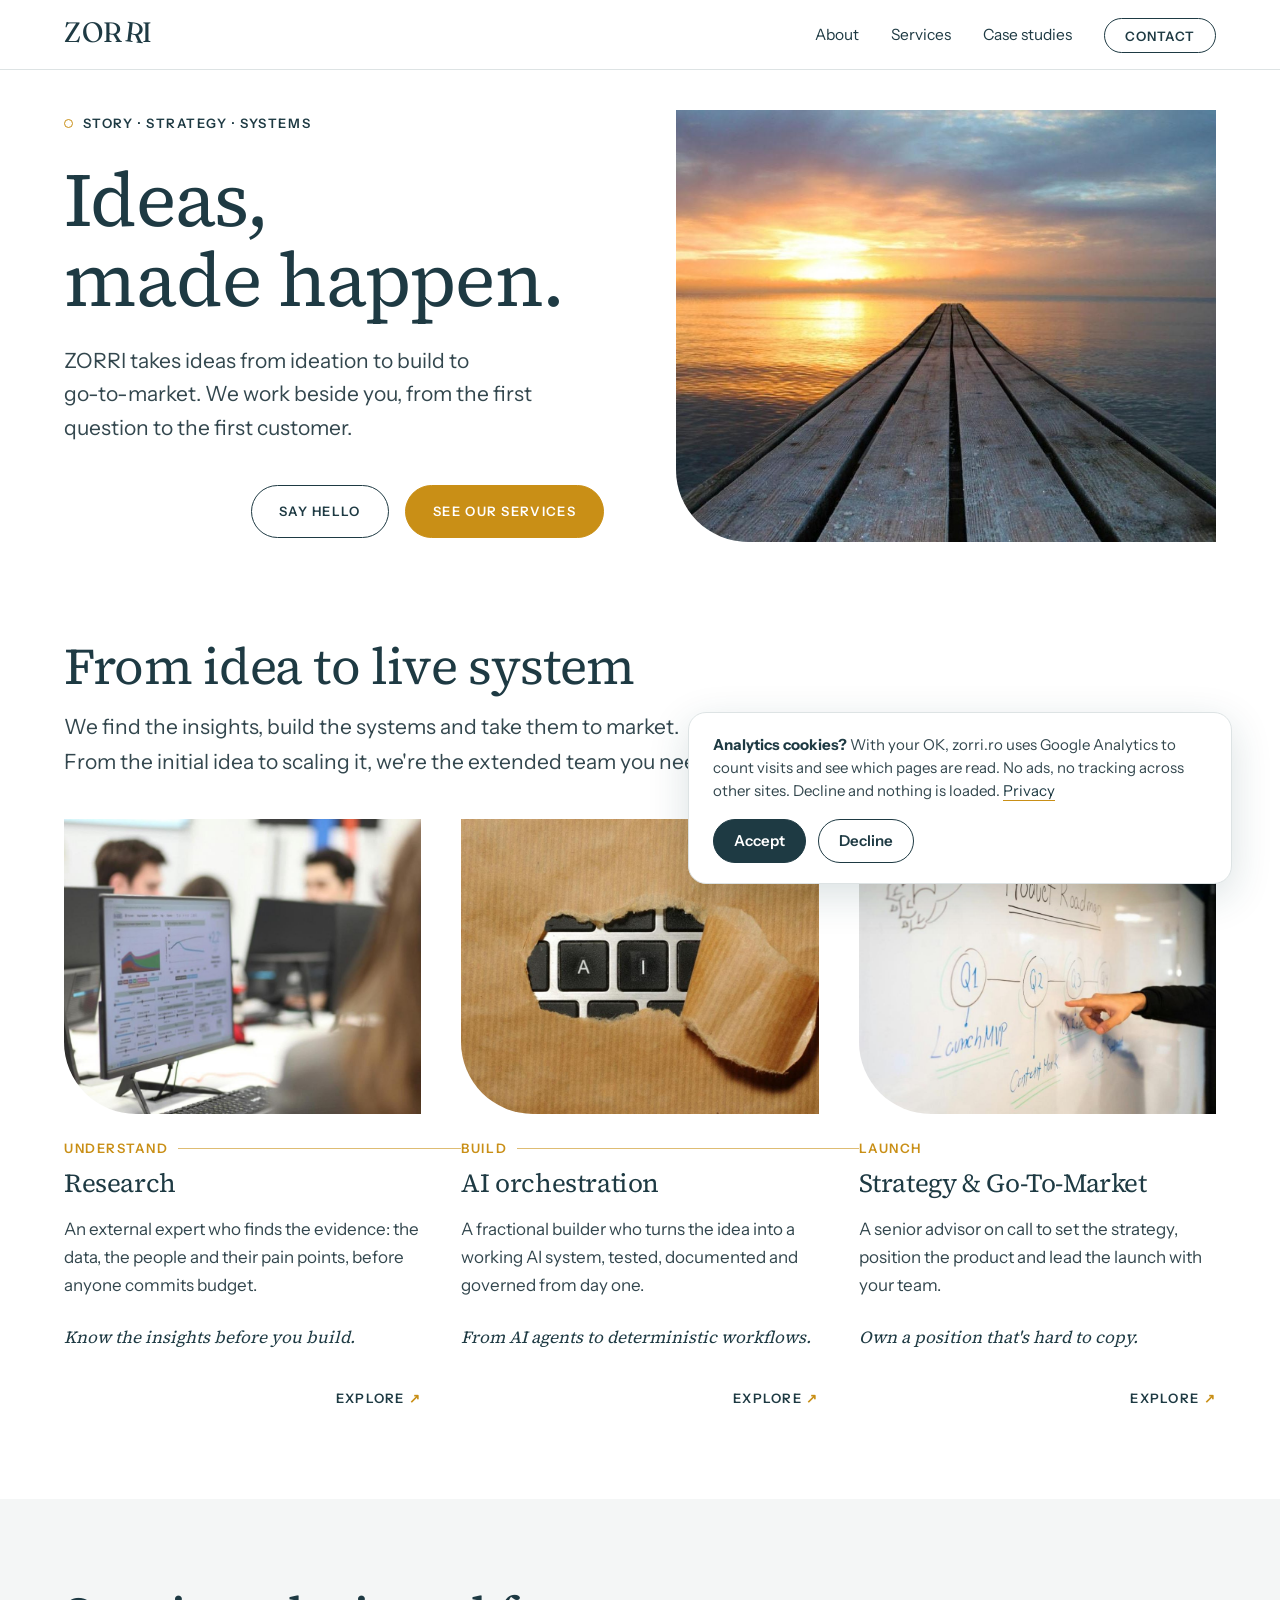
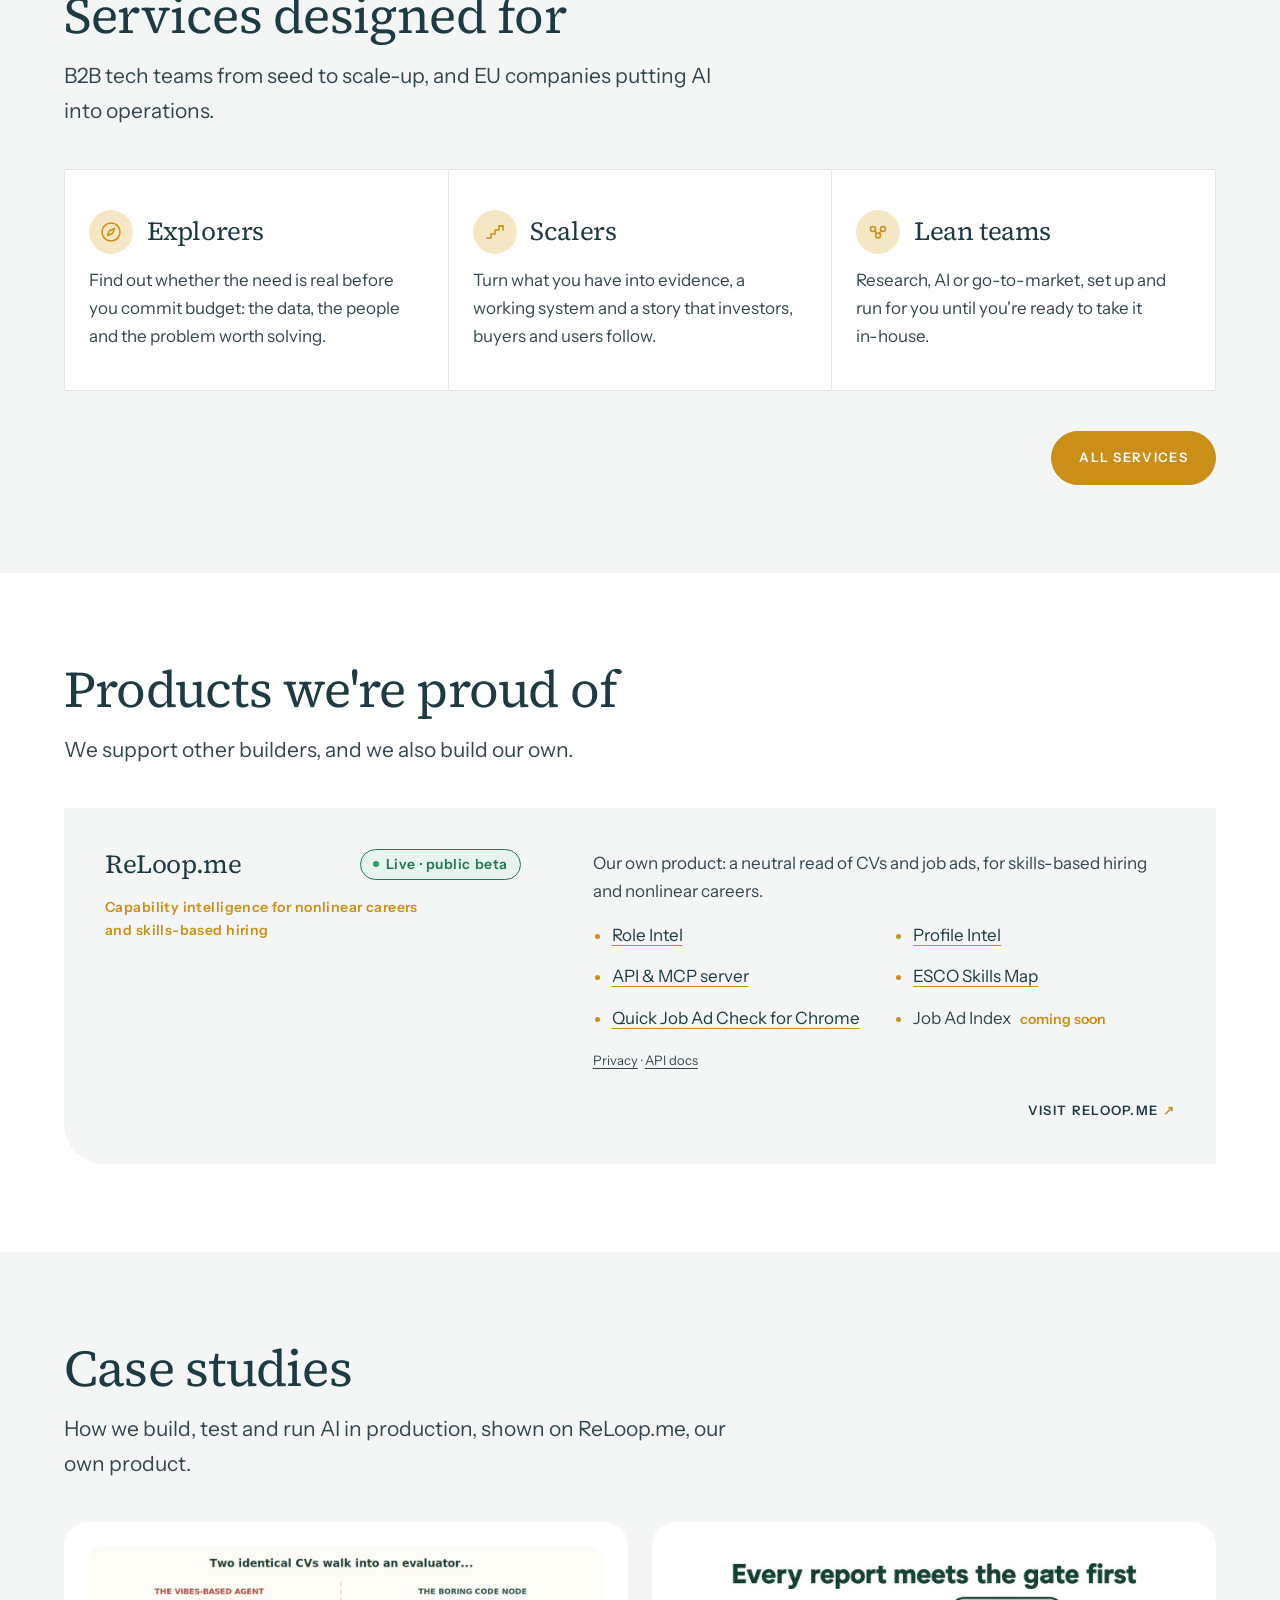
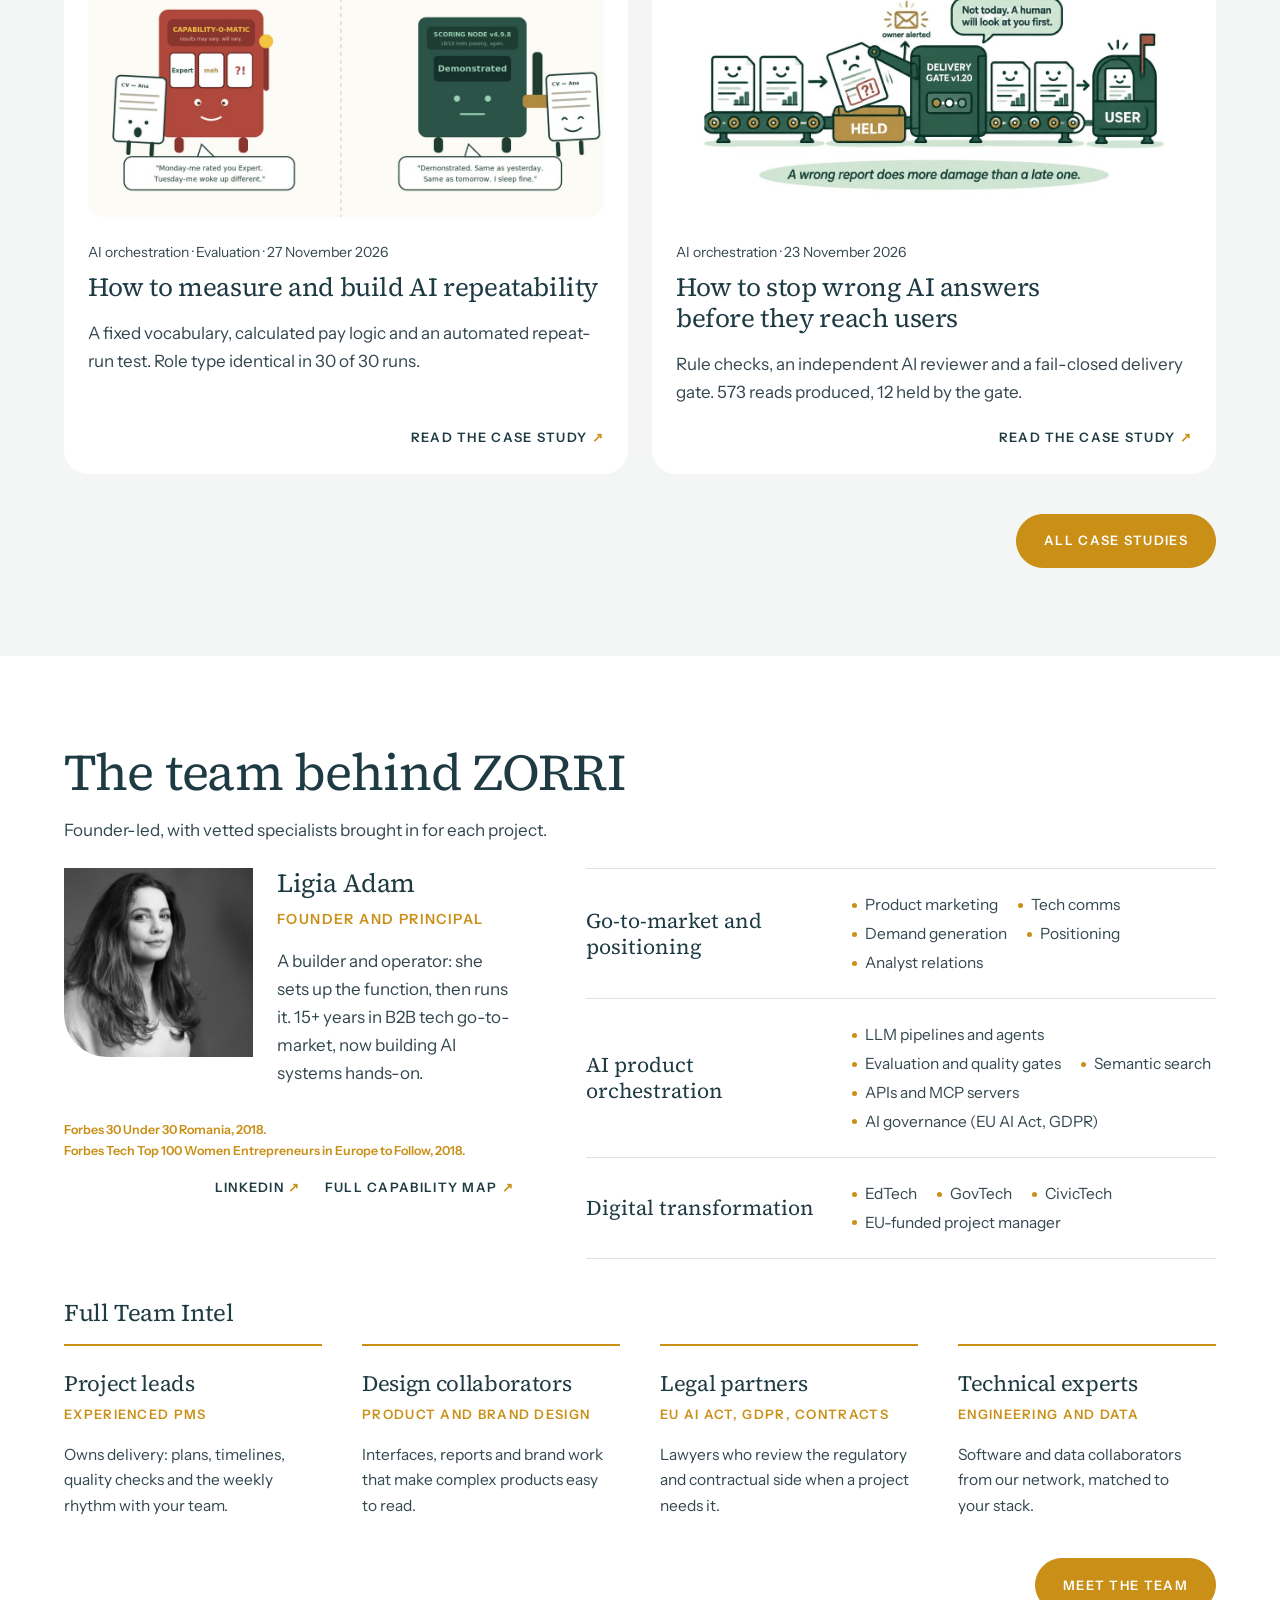
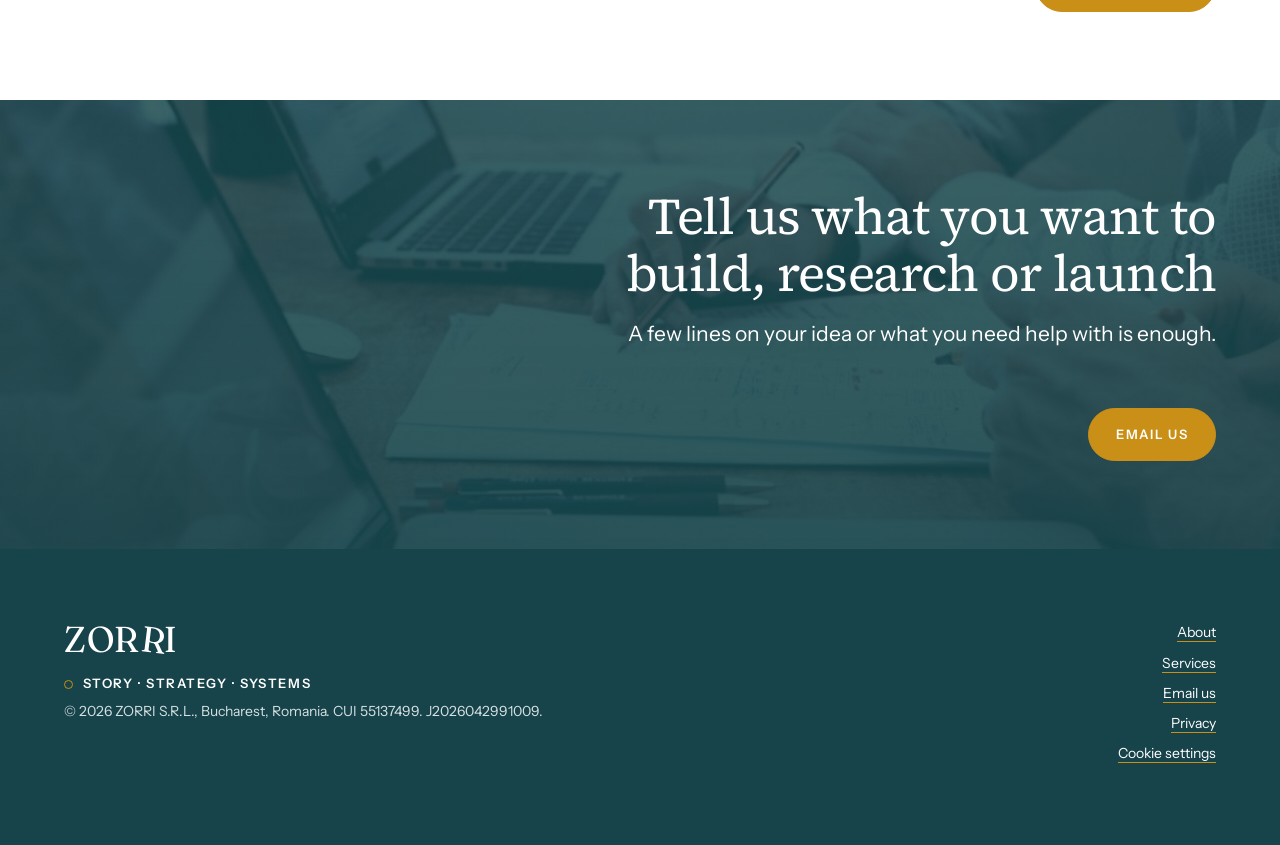
<file: index.html>
<!DOCTYPE html>
<!-- ZORRI / — VERSION 4.5.0 -->
<!-- 4.5.0 (2026-11-27): new "Case studies" section after Products (two cards with featured images, link to all case studies); team section switched to white so blocks still alternate; Quick Job Ad Check Chrome extension added to the ReLoop.me product list and to the ReLoop.me JSON-LD description. Everything else unchanged from 4.4.0. -->
<!-- 4.4.0 (2026-11-25): Google Analytics (G-HQ5BXEPBLE) behind a consent banner via /assets/consent.js 1.0.0; nothing loads before Accept. Everything else unchanged from 4.3.0. -->
<!-- 4.3.0 (2026-11-23): added "Case studies" to the main nav. Everything else unchanged from 4.2.0. -->
<html lang="en">
<head>
<meta charset="utf-8">
<meta name="viewport" content="width=device-width, initial-scale=1">
<title>ZORRI — AI systems, research and go-to-market studio, Bucharest</title>
<meta name="description" content="ZORRI is a studio at the intersection of AI systems design, B2B marketing and strategy: AI systems and governance, research (market intelligence, pay transparency, EU funding) and B2B go-to-market. From idea to live system. Maker of ReLoop.me.">
<meta name="robots" content="index, follow, max-snippet:-1, max-image-preview:large">
<meta name="author" content="Ligia Adam, ZORRI S.R.L.">
<link rel="canonical" href="https://zorri.ro/">
<link rel="alternate" type="text/plain" href="/llms.txt" title="LLM-readable summary">
<link rel="icon" href="/favicon.svg" type="image/svg+xml">
<link rel="apple-touch-icon" href="/assets/zorri-logo.png">
<meta name="theme-color" content="#ffffff">
<meta property="og:type" content="website">
<meta property="og:site_name" content="ZORRI">
<meta property="og:title" content="ZORRI — AI systems, research and go-to-market studio, Bucharest">
<meta property="og:description" content="ZORRI is a studio at the intersection of AI systems design, B2B marketing and strategy: AI systems and governance, research (market intelligence, pay transparency, EU funding) and B2B go-to-market. From idea to live system. Maker of ReLoop.me.">
<meta property="og:url" content="https://zorri.ro/">
<meta property="og:image" content="https://zorri.ro/assets/og.png">
<meta property="og:image:width" content="1200">
<meta property="og:image:height" content="630">
<meta property="og:locale" content="en_GB">
<meta name="twitter:card" content="summary_large_image">
<link rel="preload" href="/assets/fonts/fraunces-latin-full-normal.woff2" as="font" type="font/woff2" crossorigin>
<link rel="preload" href="/assets/fonts/instrument-sans-latin-wght-normal.woff2" as="font" type="font/woff2" crossorigin>
<link rel="stylesheet" href="/assets/zorri.css">
<style>
.home-cs { list-style: none; padding: 0; margin: 0; display: grid; grid-template-columns: repeat(2, minmax(0, 1fr)); gap: var(--s3); }
@media (max-width: 48rem) { .home-cs { grid-template-columns: 1fr; } }
.home-cs li { background: var(--white); border-radius: 24px; padding: var(--s3); display: flex; flex-direction: column; }
.home-cs .thumb { display: block; margin-bottom: var(--s3); border-radius: 16px; overflow: hidden; background: #fff; }
.home-cs .thumb img { display: block; width: 100%; height: auto; }
.home-cs .meta { font-size: var(--t-small); margin-bottom: var(--s1); }
.home-cs h3 { margin-bottom: var(--s2); }
.home-cs h3 a { text-decoration: none; }
.home-cs h3 a:hover { text-decoration: underline; }
.home-cs .more { margin-top: auto; }
</style>
<script type="application/ld+json">
{
 "@context": "https://schema.org",
 "@graph": [
  {
   "@type": [
    "Organization",
    "ProfessionalService"
   ],
   "@id": "https://zorri.ro/#org",
   "name": "ZORRI",
   "legalName": "ZORRI S.R.L.",
   "alternateName": "ZORRI SRL",
   "slogan": "Ideas, made happen.",
   "url": "https://zorri.ro/",
   "logo": "https://zorri.ro/assets/zorri-logo.png",
   "image": "https://zorri.ro/assets/og.png",
   "email": "hello@zorri.ro",
   "description": "ZORRI is a studio at the intersection of AI systems design, B2B marketing and strategy, based in Bucharest, Romania. It designs and governs AI systems, delivers market intelligence, research and consulting (including EU funding support and EU pay transparency readiness), and takes AI and B2B technology products to market. ZORRI builds and operates ReLoop.me.",
   "taxID": "55137499",
   "identifier": [
    {
     "@type": "PropertyValue",
     "propertyID": "CUI",
     "value": "55137499"
    },
    {
     "@type": "PropertyValue",
     "propertyID": "Trade Register number",
     "value": "J2026042991009"
    },
    {
     "@type": "PropertyValue",
     "propertyID": "EUID",
     "value": "ROONRC.J2026042991009"
    },
    {
     "@type": "PropertyValue",
     "propertyID": "EU PIC",
     "value": "860469832"
    }
   ],
   "foundingDate": "2026",
   "address": {
    "@type": "PostalAddress",
    "addressLocality": "Bucharest",
    "addressCountry": "RO"
   },
   "areaServed": "European Union",
   "knowsLanguage": [
    "en",
    "ro"
   ],
   "founder": {
    "@id": "https://zorri.ro/about#ligia-adam"
   },
   "owns": {
    "@id": "https://reloop.me/#product"
   },
   "sameAs": [
    "https://reloop.me"
   ],
   "knowsAbout": [
    "AI orchestration",
    "LLM evaluation",
    "AI governance",
    "EU AI Act",
    "EU Pay Transparency Directive 2023/970",
    "GDPR",
    "B2B go-to-market strategy",
    "positioning",
    "category design",
    "industry analyst relations",
    "customer reference programmes",
    "demand generation",
    "SEO and GEO",
    "EU funds project management",
    "labour-market intelligence",
    "skills-based hiring",
    "n8n",
    "LLM workflows",
    "market research",
    "EU funding applications"
   ]
  },
  {
   "@type": "Person",
   "@id": "https://zorri.ro/about#ligia-adam",
   "name": "Ligia Adam",
   "jobTitle": "Founder, Company Administrator and Lead",
   "worksFor": {
    "@id": "https://zorri.ro/#org"
   },
   "description": "Manages and represents ZORRI; senior professional with 15+ years at the intersection of digital technology and communication. ZORRI also operates ReLoop.me, its own capability intelligence product, in public beta.",
   "url": "https://zorri.ro/about",
   "email": "hello@zorri.ro",
   "sameAs": [
    "https://www.linkedin.com/in/ligiaadam",
    "https://github.com/LigiaAdam"
   ],
   "nationality": "Romania",
   "homeLocation": {
    "@type": "Place",
    "name": "Bucharest, Romania"
   },
   "knowsLanguage": [
    "ro",
    "en",
    "fr"
   ],
   "alumniOf": {
    "@type": "CollegeOrUniversity",
    "name": "SNSPA, National University of Political Studies and Public Administration, Bucharest"
   },
   "award": [
    "Forbes 30 Under 30 Romania 2018 (CivicTech Romania team)",
    "Forbes Tech Top 100 Women Entrepreneurs in Europe to Follow 2018"
   ],
   "knowsAbout": [
    "AI orchestration",
    "LLM evaluation",
    "AI governance",
    "EU AI Act",
    "EU Pay Transparency Directive 2023/970",
    "GDPR",
    "B2B go-to-market strategy",
    "positioning",
    "category design",
    "industry analyst relations",
    "customer reference programmes",
    "demand generation",
    "SEO and GEO",
    "EU funds project management",
    "labour-market intelligence",
    "skills-based hiring"
   ]
  },
  {
   "@type": [
    "Product",
    "SoftwareApplication"
   ],
   "@id": "https://reloop.me/#product",
   "name": "ReLoop.me",
   "url": "https://reloop.me",
   "applicationCategory": "BusinessApplication",
   "operatingSystem": "Web",
   "brand": {
    "@id": "https://zorri.ro/#org"
   },
   "manufacturer": {
    "@id": "https://zorri.ro/#org"
   },
   "description": "Capability intelligence platform for nonlinear careers and skills-based hiring. Profile Intel reads a CV; Role Intel reads a job description. Also available as an API and MCP server and as the Quick Job Ad Check Chrome extension. Built and operated by ZORRI S.R.L."
  },
  {
   "@type": "WebSite",
   "@id": "https://zorri.ro/#website",
   "url": "https://zorri.ro/",
   "name": "ZORRI",
   "publisher": {
    "@id": "https://zorri.ro/#org"
   },
   "inLanguage": "en"
  },
  {
   "@type": "WebPage",
   "@id": "https://zorri.ro/#page",
   "url": "https://zorri.ro/",
   "name": "ZORRI — AI systems, research and go-to-market studio, Bucharest",
   "description": "ZORRI is a studio at the intersection of AI systems design, B2B marketing and strategy: AI systems and governance, research (market intelligence, pay transparency, EU funding) and B2B go-to-market. From idea to live system. Maker of ReLoop.me.",
   "isPartOf": {
    "@id": "https://zorri.ro/#website"
   },
   "about": {
    "@id": "https://zorri.ro/#org"
   },
   "inLanguage": "en",
   "dateModified": "2026-11-09"
  }
 ]
}
</script>
<script src="/assets/consent.js" defer></script>
</head>
<body>
<a class="skip" href="#main">Skip to content</a>
<header class="site-header">
 <div class="wrap">
  <a class="brand" href="/" aria-label="ZORRI home"><span class="wm">ZOR<span class="tilt">R</span>I</span></a>
  <nav class="site-nav" aria-label="Main"><ul><li><a href="/about">About</a></li><li><a href="/services">Services</a></li><li><a href="/case-studies/">Case studies</a></li><li><a href="/#contact">Contact</a></li></ul></nav>
 </div>
</header>
<main id="main">
<div class="hero">
 <div class="wrap hero-grid">
 <div class="hero-text">
  <p class="descriptor">Story · Strategy · Systems</p>
  <h1>Ideas,<br> <span class="nowrap">made happen.</span></h1>
  <p class="lead">ZORRI takes ideas from ideation to build to <span class="nb">go-to-market</span>. We work beside you, from the first question to the first customer.</p>
  <div class="hero-cta"><a class="button button-line" href="#contact" data-mail="Hello">Say hello</a><a class="button button-sun" href="/services">See our services</a></div>
 </div>
 <figure class="hero-img"><img src="/assets/img/dawn.jpg" alt="A wooden pier leading out to the sea at sunrise" width="1173" height="784"></figure>
 </div>
</div>

<section class="section block-white" aria-labelledby="work-h">
 <div class="wrap">
  <div class="section-head wide">
   <h2 id="work-h">From idea to live system</h2>
   <p class="two-rows">We find the insights, build the systems and take them to market.<br> From the initial idea to scaling it, we're the extended team you need on board.</p>
  </div>
  <ul class="practices path">
   <li class="practice chip p-research">
    <img class="card-img" src="/assets/img/research.jpg" alt="" width="1176" height="784" loading="lazy">
    <p class="stage">Understand</p>
    <h3><a href="/services#research">Research</a></h3>
    <p>An external expert who finds the evidence: the data, the people and their pain points, before anyone commits budget.</p>
    <p class="line">Know the insights before you build.</p>
    <p class="more"><a href="/services#research" aria-label="Explore Research">Explore</a></p>
   </li>
   <li class="practice chip p-ai">
    <img class="card-img" src="/assets/img/ai.jpg" alt="" width="1176" height="784" loading="lazy">
    <p class="stage">Build</p>
    <h3><a href="/services#ai-systems">AI orchestration</a></h3>
    <p>A fractional builder who turns the idea into a working AI system, tested, documented and governed from day one.</p>
    <p class="line">From AI agents to deterministic workflows.</p>
    <p class="more"><a href="/services#ai-systems" aria-label="Explore AI orchestration">Explore</a></p>
   </li>
   <li class="practice chip p-gtm">
    <img class="card-img" src="/assets/img/gtm.jpg" alt="" width="1176" height="784" loading="lazy">
    <p class="stage">Launch</p>
    <h3><a href="/services#strategy-gtm">Strategy &amp; Go-To-Market</a></h3>
    <p>A senior advisor on call to set the strategy, position the product and lead the launch with your team.</p>
    <p class="line">Own a position that's hard to copy.</p>
    <p class="more"><a href="/services#strategy-gtm" aria-label="Explore Strategy and Go-To-Market">Explore</a></p>
   </li>
  </ul>
 </div>
</section>

<section class="section block-panel" aria-labelledby="quick-h">
 <div class="wrap">
  <div class="section-head">
   <h2 id="quick-h">Services designed for</h2>
   <p>B2B tech teams from seed to scale-up, and EU companies putting AI into operations.</p>
  </div>
  <ul class="quick">
   <li>
    <div class="q-head"><span class="q-icon"><svg viewBox="0 0 24 24" aria-hidden="true"><circle cx="12" cy="12" r="9"/><path d="M15.5 8.5l-2 5-5 2 2-5z"/></svg></span><h3>Explorers</h3></div>
    <p>Find out whether the need is real before you commit budget: the data, the people and the problem worth solving.</p>
   </li>
   <li>
    <div class="q-head"><span class="q-icon"><svg viewBox="0 0 24 24" aria-hidden="true"><path d="M4 18h4v-4h4v-4h4V6h4"/><path d="M16 6h4v4"/></svg></span><h3>Scalers</h3></div>
    <p>Turn what you have into evidence, a working system and a story that investors, buyers and users follow.</p>
   </li>
   <li>
    <div class="q-head"><span class="q-icon"><svg viewBox="0 0 24 24" aria-hidden="true"><circle cx="7" cy="9" r="2.5"/><circle cx="17" cy="9" r="2.5"/><circle cx="12" cy="15.5" r="2.5"/><path d="M9 10.5l1.6 3M15 10.5l-1.6 3"/></svg></span><h3>Lean teams</h3></div>
    <p>Research, AI or go-to-market, set up and run for you until you're ready to take it in-house.</p>
   </li>
  </ul>
  <p class="section-cta"><a class="button button-sun" href="/services">All services</a></p>
 </div>
</section>

<section class="section block-white" aria-labelledby="product-h">
 <div class="wrap">
  <div class="section-head">
   <h2 id="product-h">Products we're proud of</h2>
   <p>We support other builders, and we also build our own.</p>
  </div>
  <article class="offer chip">
   <div>
    <div class="prod-head"><h3><a href="https://reloop.me">ReLoop.me</a></h3><strong class="pill">Live · public beta</strong></div>
    <div class="terms"><span>Capability intelligence for nonlinear careers<br> and skills-based hiring</span></div>
   </div>
   <div>
    <p>Our own product: a neutral read of CVs and job ads, for skills-based hiring and nonlinear careers.</p>
    <ul class="prod-list">
     <li><a href="https://www.reloop.me/role-intel">Role Intel</a></li>
     <li><a href="https://www.reloop.me/profile-intel">Profile Intel</a></li>
     <li><a href="https://api.reloop.me/">API &amp; MCP server</a></li>
     <li><a href="https://www.reloop.me/esco-skills-map">ESCO Skills Map</a></li>
     <li><a href="https://chromewebstore.google.com/detail/hcdbodneibijamaaahoianicomdiacdp">Quick Job Ad Check for Chrome</a></li>
     <li>Job Ad Index <span class="soon">coming soon</span></li>
    </ul>
    <p class="prod-legal"><a href="https://www.reloop.me/privacy">Privacy</a> · <a href="https://api.reloop.me/">API docs</a></p>
    <p class="more"><a href="https://reloop.me">Visit ReLoop.me</a></p>
   </div>
  </article>
 </div>
</section>

<section class="section block-panel" aria-labelledby="cases-h">
 <div class="wrap">
  <div class="section-head">
   <h2 id="cases-h">Case studies</h2>
   <p>How we build, test and run AI in production, shown on ReLoop.me, our own product.</p>
  </div>
  <ul class="home-cs">
   <li>
    <a class="thumb" href="/case-studies/ai-repeatability" tabindex="-1" aria-hidden="true"><img src="/assets/img/case-studies/ai-repeatability-featured.jpg" width="1200" height="630" alt="" loading="lazy"></a>
    <p class="meta">AI orchestration · Evaluation · <time datetime="2026-11-27">27 November 2026</time></p>
    <h3><a href="/case-studies/ai-repeatability">How to measure and build AI repeatability</a></h3>
    <p>A fixed vocabulary, calculated pay logic and an automated repeat-run test. Role type identical in 30 of 30 runs.</p>
    <p class="more"><a href="/case-studies/ai-repeatability">Read the case study</a></p>
   </li>
   <li>
    <a class="thumb" href="/case-studies/ai-quality-control" tabindex="-1" aria-hidden="true"><img src="/assets/img/case-studies/ai-quality-control-featured.jpg" width="1200" height="630" alt="" loading="lazy"></a>
    <p class="meta">AI orchestration · <time datetime="2026-11-23">23 November 2026</time></p>
    <h3><a href="/case-studies/ai-quality-control">How to stop wrong AI answers before they reach users</a></h3>
    <p>Rule checks, an independent AI reviewer and a fail-closed delivery gate. 573 reads produced, 12 held by the gate.</p>
    <p class="more"><a href="/case-studies/ai-quality-control">Read the case study</a></p>
   </li>
  </ul>
  <p class="section-cta"><a class="button button-sun" href="/case-studies/">All case studies</a></p>
 </div>
</section>

<section class="section block-white" aria-labelledby="who-h">
 <div class="wrap">
  <div class="section-head">
   <h2 id="who-h">The team behind ZORRI</h2>
  </div>
   <p class="one-row">Founder-led, with vetted specialists brought in for each project.</p>
  <div class="founder">
   <div>
    <img class="portrait" src="/assets/img/ligia-bw.jpg" alt="Ligia Adam, founder of ZORRI" width="1173" height="784">
    <h3><a href="/about">Ligia Adam</a></h3>
    <p class="role">Founder and principal</p>
    <p>A builder and operator: she sets up the function, then runs it. 15+ years in B2B tech go-to-market, now building AI systems hands-on.</p>
    <p class="recog">Forbes 30 Under 30 Romania, 2018.<br> Forbes Tech Top 100 Women Entrepreneurs in Europe to Follow, 2018.</p>
    <p class="more"><a href="https://www.linkedin.com/in/ligiaadam" rel="me noopener" target="_blank">LinkedIn</a><a href="/about">Full capability map</a></p>
   </div>
   <ul class="capmap">
    <li><strong>Go-to-market and positioning</strong><span><ul class="pills"><li>Product marketing</li><li>Tech comms</li><li>Demand generation</li><li>Positioning</li><li>Analyst relations</li></ul></span></li>
    <li><strong>AI product orchestration</strong><span><ul class="pills"><li>LLM pipelines and agents</li><li>Evaluation and quality gates</li><li>Semantic search</li><li>APIs and MCP servers</li><li>AI governance (EU AI Act, GDPR)</li></ul></span></li>
    <li><strong>Digital transformation</strong><span><ul class="pills"><li>EdTech</li><li>GovTech</li><li>CivicTech</li><li>EU-funded project manager</li></ul></span></li>
   </ul>
  </div>
  <h3 class="team-sub">Full Team Intel</h3>
  <ul class="team">
   <li><h3>Project leads</h3><p class="role">Experienced PMs</p><p>Owns delivery: plans, timelines, quality checks and the weekly rhythm with your team.</p></li>
   <li><h3>Design collaborators</h3><p class="role">Product and brand design</p><p>Interfaces, reports and brand work that make complex products easy to read.</p></li>
   <li><h3>Legal partners</h3><p class="role">EU AI Act, GDPR, contracts</p><p>Lawyers who review the regulatory and contractual side when a project needs it.</p></li>
   <li><h3>Technical experts</h3><p class="role">Engineering and data</p><p>Software and data collaborators from our network, matched to your stack.</p></li>
  </ul>
  <p class="section-cta"><a class="button button-sun" href="/about">Meet the team</a></p>
 </div>
</section>



<section class="contact" id="contact" aria-labelledby="contact-h">
 <div class="wrap">
  <h2 id="contact-h">Tell us what you want to build, research or launch</h2>
  <p>A few lines on your idea or what you need help with is enough.</p>
  <a class="button" href="#contact" data-mail="Enquiry">Email us</a>
 </div>
</section>
</main>
<footer class="site-footer">
 <div class="wrap">
  <div>
   <span class="wm" aria-hidden="true">ZOR<span class="tilt">R</span>I</span>
   <p class="descriptor">Story · Strategy · Systems</p>
   <p>© 2026 ZORRI S.R.L., Bucharest, Romania. CUI 55137499. J2026042991009.</p>
  </div>
  <ul>
   <li><a href="/about">About</a></li>
   <li><a href="/services">Services</a></li>
   <li><a href="/#contact" data-mail="">Email us</a></li>
  </ul>
 </div>
</footer>
<script>
(function(){var d="zorri"+"."+"ro";document.querySelectorAll("a[data-mail]").forEach(function(a){var u=a.getAttribute("data-mail-user")||"hello",s=a.getAttribute("data-mail");a.href="mai"+"lto:"+u+"@"+d+(s?"?subject="+encodeURIComponent(s):"");});})();
</script>
</body>
</html>
<!-- ZORRI / — VERSION 4.5.0 END -->
</file>
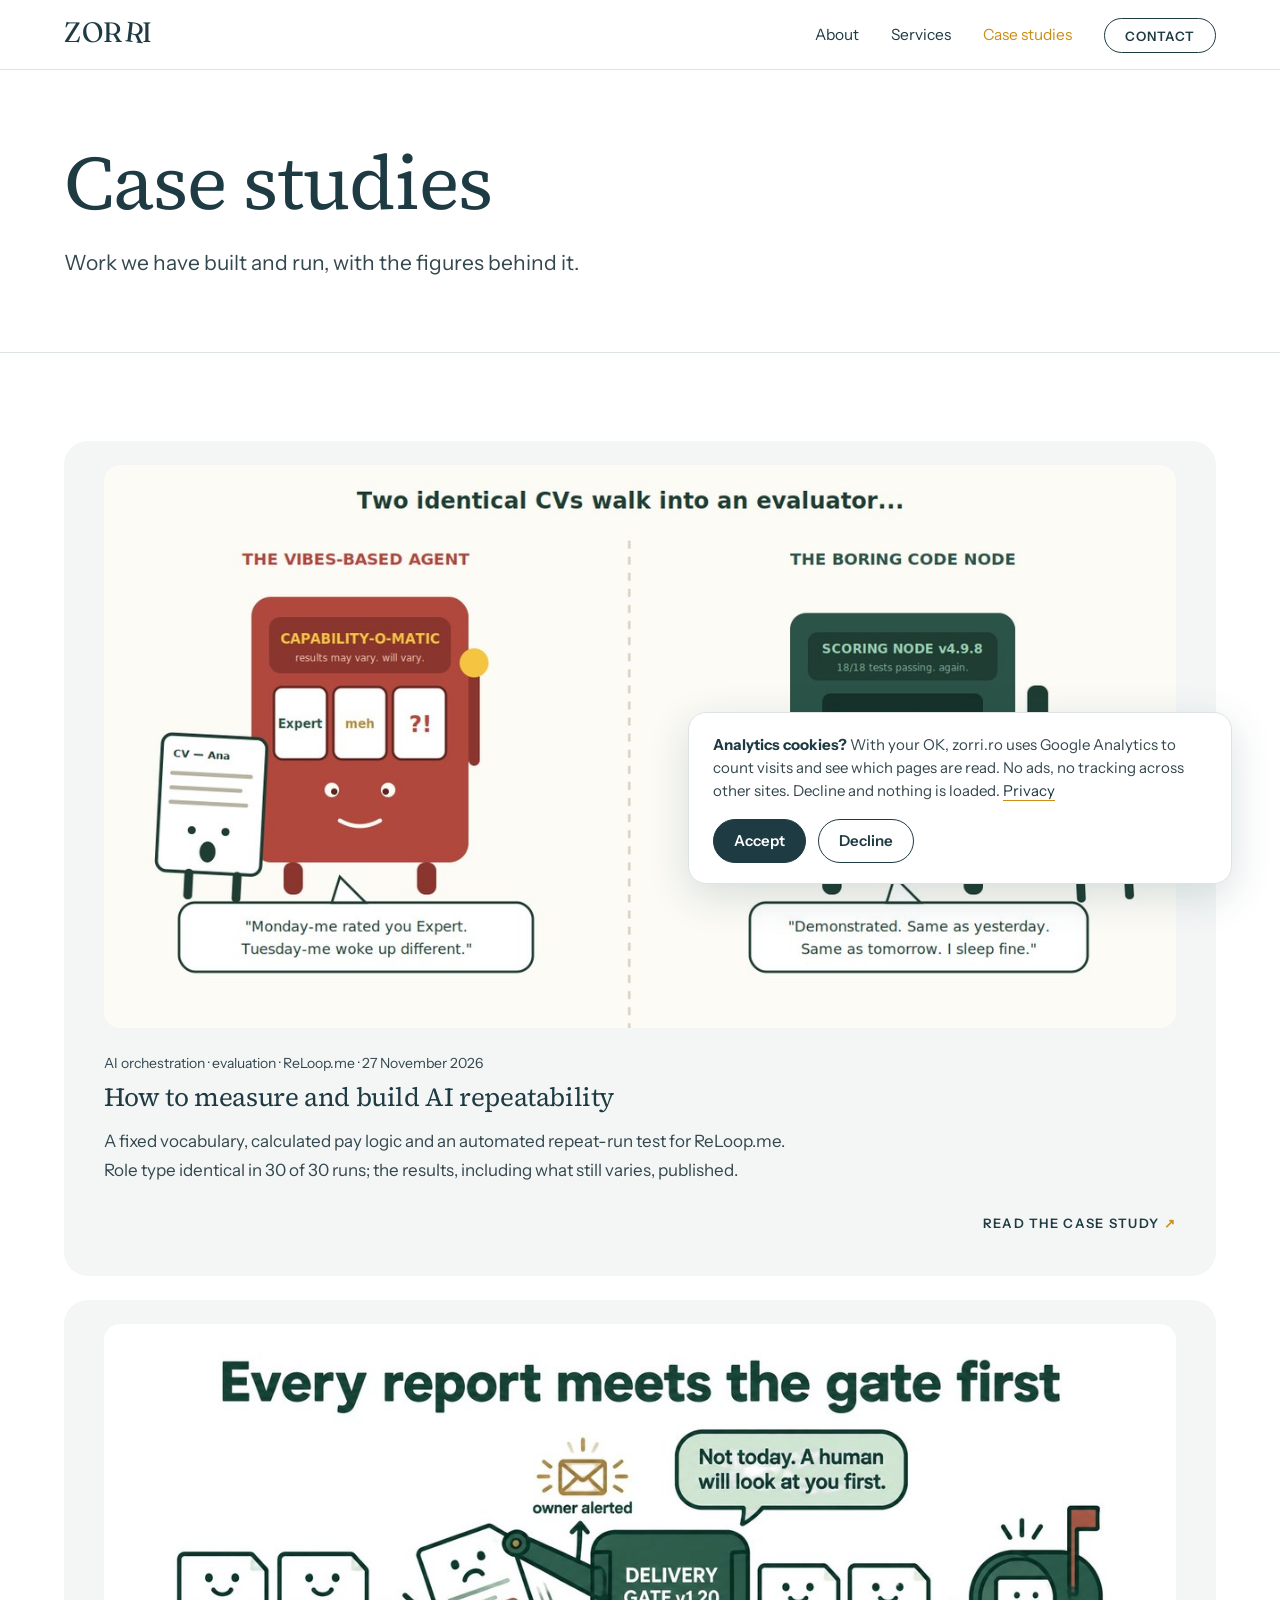
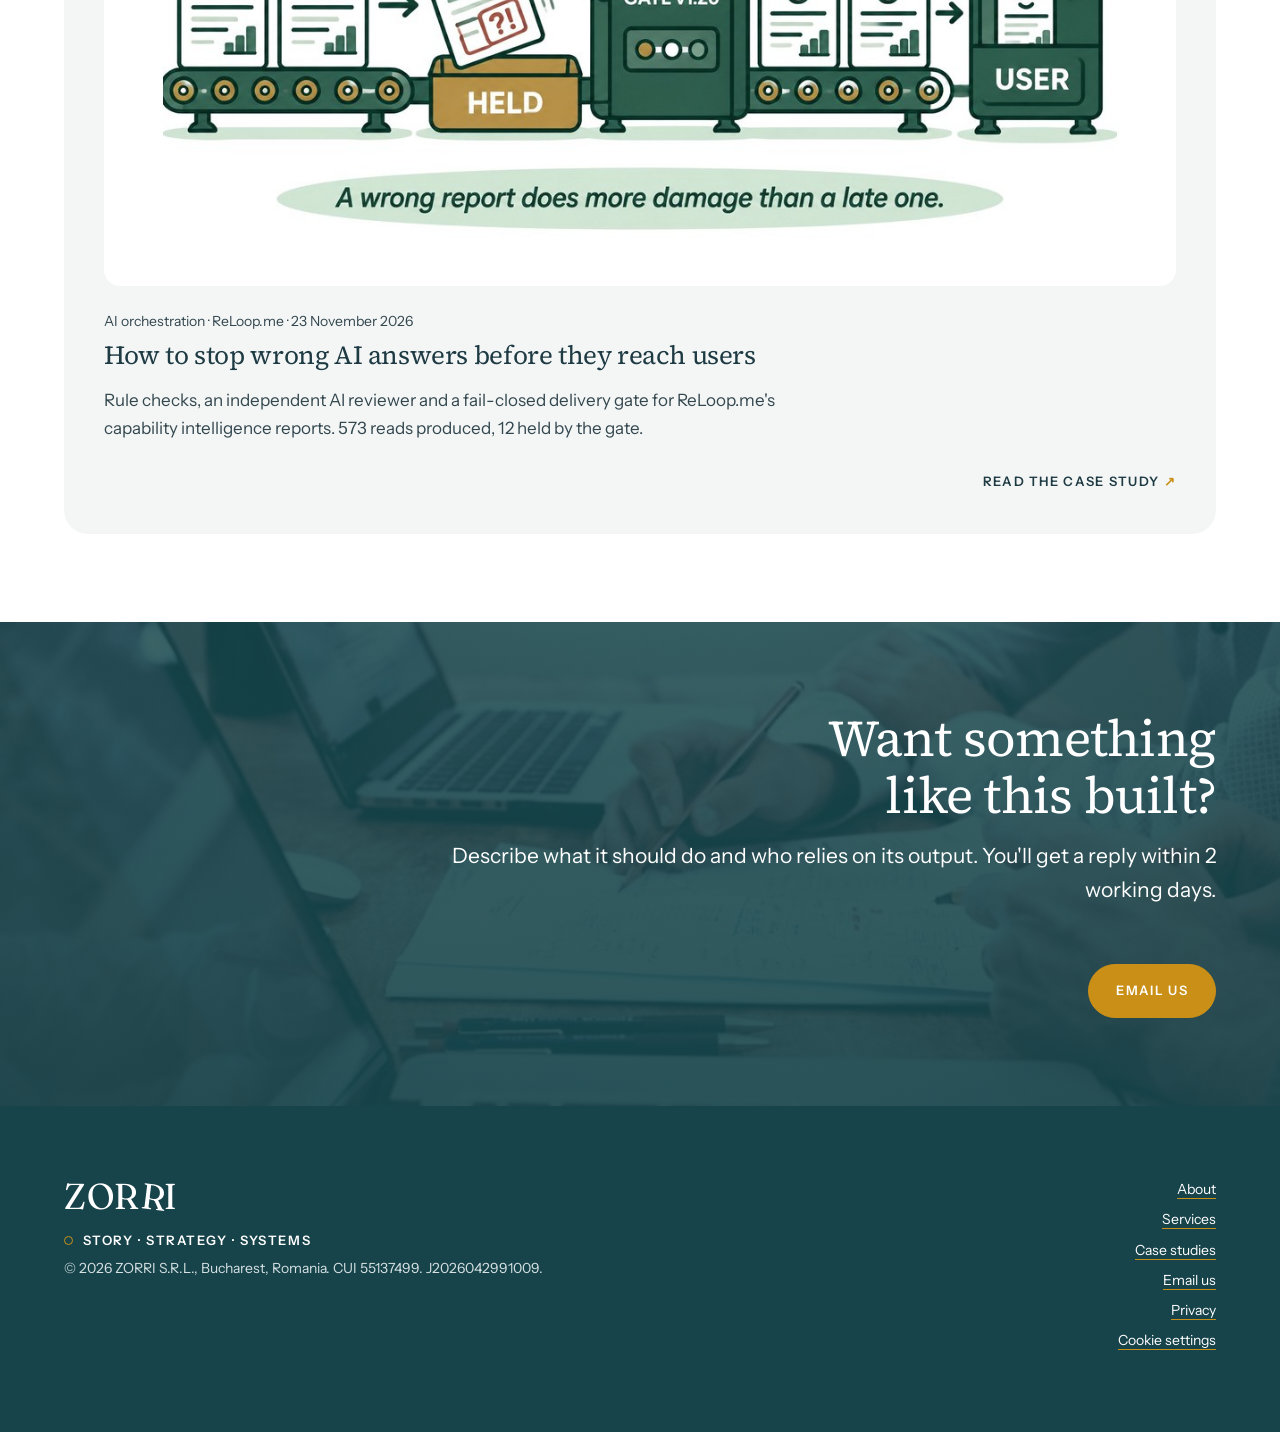
<file: case-studies/index.html>
<!DOCTYPE html>
<!-- ZORRI /case-studies — VERSION 1.5.0 -->
<!-- 1.5.0 (2026-11-27): case study 2 (AI repeatability) card added first, newest on top. Everything else unchanged from 1.4.0. -->
<!-- 1.4.0 (2026-11-25): Google Analytics (G-HQ5BXEPBLE) behind a consent banner via /assets/consent.js 1.0.0; nothing loads before Accept. Everything else unchanged from 1.3.0. -->
<!-- 1.3.0 (2026-11-25): featured image on the case study 1 card; og:image for this page set to it. Everything else unchanged from 1.2.0.
     1.2.0 (2026-11-23): case study 1 title restored.
     1.1.0 (2026-11-23): case study 1 retitled.
     1.0.0 (2026-11-23): first publication; lists one case study (AI quality control for ReLoop.me). -->
<html lang="en">
<head>
<meta charset="utf-8">
<meta name="viewport" content="width=device-width, initial-scale=1">
<title>Case studies — ZORRI</title>
<meta name="description" content="ZORRI case studies: AI orchestration, research and go-to-market work, with figures from the systems we run.">
<meta name="robots" content="index, follow, max-snippet:-1, max-image-preview:large">
<meta name="author" content="Ligia Adam, ZORRI S.R.L.">
<link rel="canonical" href="https://zorri.ro/case-studies/">
<link rel="alternate" type="text/plain" href="/llms.txt" title="LLM-readable summary">
<link rel="icon" href="/favicon.svg" type="image/svg+xml">
<link rel="apple-touch-icon" href="/assets/zorri-logo.png">
<meta name="theme-color" content="#ffffff">
<meta property="og:type" content="website">
<meta property="og:site_name" content="ZORRI">
<meta property="og:title" content="Case studies — ZORRI">
<meta property="og:description" content="AI orchestration, research and go-to-market work, with figures from the systems we run.">
<meta property="og:url" content="https://zorri.ro/case-studies/">
<meta property="og:image" content="https://zorri.ro/assets/img/case-studies/ai-quality-control-featured.jpg">
<meta property="og:locale" content="en_GB">
<meta name="twitter:card" content="summary_large_image">
<link rel="preload" href="/assets/fonts/fraunces-latin-full-normal.woff2" as="font" type="font/woff2" crossorigin>
<link rel="preload" href="/assets/fonts/instrument-sans-latin-wght-normal.woff2" as="font" type="font/woff2" crossorigin>
<link rel="stylesheet" href="/assets/zorri.css">
<style>
.cs-list { list-style: none; padding: 0; margin: 0; display: grid; gap: var(--s3); }
.cs-list li { background: var(--panel); border-radius: 24px; padding: var(--s4); }
.cs-list .meta { font-size: var(--t-small); margin-bottom: var(--s1); }
.cs-list h2 { font-size: var(--t-h3); margin-bottom: var(--s2); }
.cs-list h2 a { text-decoration: none; }
.cs-list h2 a:hover { text-decoration: underline; }
.cs-list .thumb { display: block; margin: calc(-1 * var(--s2)) 0 var(--s3); border-radius: 16px; overflow: hidden; background: #fff; }
.cs-list .thumb img { display: block; width: 100%; height: auto; }
</style>
<script type="application/ld+json">
{
 "@context": "https://schema.org",
 "@graph": [
  {
   "@type": "CollectionPage",
   "@id": "https://zorri.ro/case-studies/#page",
   "url": "https://zorri.ro/case-studies/",
   "name": "Case studies — ZORRI",
   "inLanguage": "en",
   "isPartOf": { "@id": "https://zorri.ro/#website" },
   "publisher": { "@id": "https://zorri.ro/#org" },
   "dateModified": "2026-11-23",
   "mainEntity": {
    "@type": "ItemList",
    "itemListElement": [
     { "@type": "ListItem", "position": 1, "url": "https://zorri.ro/case-studies/ai-quality-control", "name": "How to stop wrong AI answers before they reach users" }
    ]
   }
  },
  {
   "@type": "Organization",
   "@id": "https://zorri.ro/#org",
   "name": "ZORRI",
   "legalName": "ZORRI S.R.L.",
   "url": "https://zorri.ro/"
  },
  {
   "@type": "BreadcrumbList",
   "itemListElement": [
    { "@type": "ListItem", "position": 1, "name": "ZORRI", "item": "https://zorri.ro/" },
    { "@type": "ListItem", "position": 2, "name": "Case studies", "item": "https://zorri.ro/case-studies/" }
   ]
  }
 ]
}
</script>
<script src="/assets/consent.js" defer></script>
</head>
<body>
<a class="skip" href="#main">Skip to content</a>
<header class="site-header">
 <div class="wrap">
  <a class="brand" href="/" aria-label="ZORRI home"><span class="wm">ZOR<span class="tilt">R</span>I</span></a>
  <nav class="site-nav" aria-label="Main"><ul><li><a href="/about">About</a></li><li><a href="/services">Services</a></li><li><a href="/case-studies/" aria-current="page">Case studies</a></li><li><a href="/#contact">Contact</a></li></ul></nav>
 </div>
</header>
<main id="main">
<div class="page-head">
 <div class="wrap">
  <h1>Case studies</h1>
  <p class="lead">Work we have built and run, with the figures behind it.</p>
 </div>
</div>
<section class="section block-white">
 <div class="wrap">
  <ul class="cs-list">
   <li>
    <a class="thumb" href="/case-studies/ai-repeatability" tabindex="-1" aria-hidden="true"><img src="/assets/img/case-studies/ai-repeatability-featured.jpg" width="1200" height="630" alt="" loading="lazy"></a>
    <p class="meta">AI orchestration · evaluation · ReLoop.me · <time datetime="2026-11-27">27 November 2026</time></p>
    <h2><a href="/case-studies/ai-repeatability">How to measure and build AI repeatability</a></h2>
    <p>A fixed vocabulary, calculated pay logic and an automated repeat-run test for ReLoop.me. Role type identical in 30 of 30 runs; the results, including what still varies, published.</p>
    <p class="more"><a href="/case-studies/ai-repeatability">Read the case study</a></p>
   </li>
   <li>
    <a class="thumb" href="/case-studies/ai-quality-control" tabindex="-1" aria-hidden="true"><img src="/assets/img/case-studies/ai-quality-control-featured.jpg" width="1200" height="630" alt="" loading="lazy"></a>
    <p class="meta">AI orchestration · ReLoop.me · <time datetime="2026-11-23">23 November 2026</time></p>
    <h2><a href="/case-studies/ai-quality-control">How to stop wrong AI answers before they reach users</a></h2>
    <p>Rule checks, an independent AI reviewer and a fail-closed delivery gate for ReLoop.me's capability intelligence reports. 573 reads produced, 12 held by the gate.</p>
    <p class="more"><a href="/case-studies/ai-quality-control">Read the case study</a></p>
   </li>
  </ul>
 </div>
</section>
<section class="contact" id="contact" aria-labelledby="contact-h">
 <div class="wrap">
  <h2 id="contact-h">Want something like this built?</h2>
  <p>Describe what it should do and who relies on its output. You'll get a reply within 2 working days.</p>
  <a class="button" href="#contact" data-mail="Case%20studies">Email us</a>
 </div>
</section>
</main>
<footer class="site-footer">
 <div class="wrap">
  <div>
   <span class="wm" aria-hidden="true">ZOR<span class="tilt">R</span>I</span>
   <p class="descriptor">Story · Strategy · Systems</p>
   <p>© 2026 ZORRI S.R.L., Bucharest, Romania. CUI 55137499. J2026042991009.</p>
  </div>
  <ul>
   <li><a href="/about">About</a></li>
   <li><a href="/services">Services</a></li>
   <li><a href="/case-studies/">Case studies</a></li>
   <li><a href="/#contact" data-mail="">Email us</a></li>
  </ul>
 </div>
</footer>
<script>
(function(){var d="zorri"+"."+"ro";document.querySelectorAll("a[data-mail]").forEach(function(a){var u=a.getAttribute("data-mail-user")||"hello",s=a.getAttribute("data-mail");a.href="mai"+"lto:"+u+"@"+d+(s?"?subject="+encodeURIComponent(s):"");});})();
</script>
</body>
</html>
<!-- ZORRI /case-studies — VERSION 1.5.0 END -->
</file>
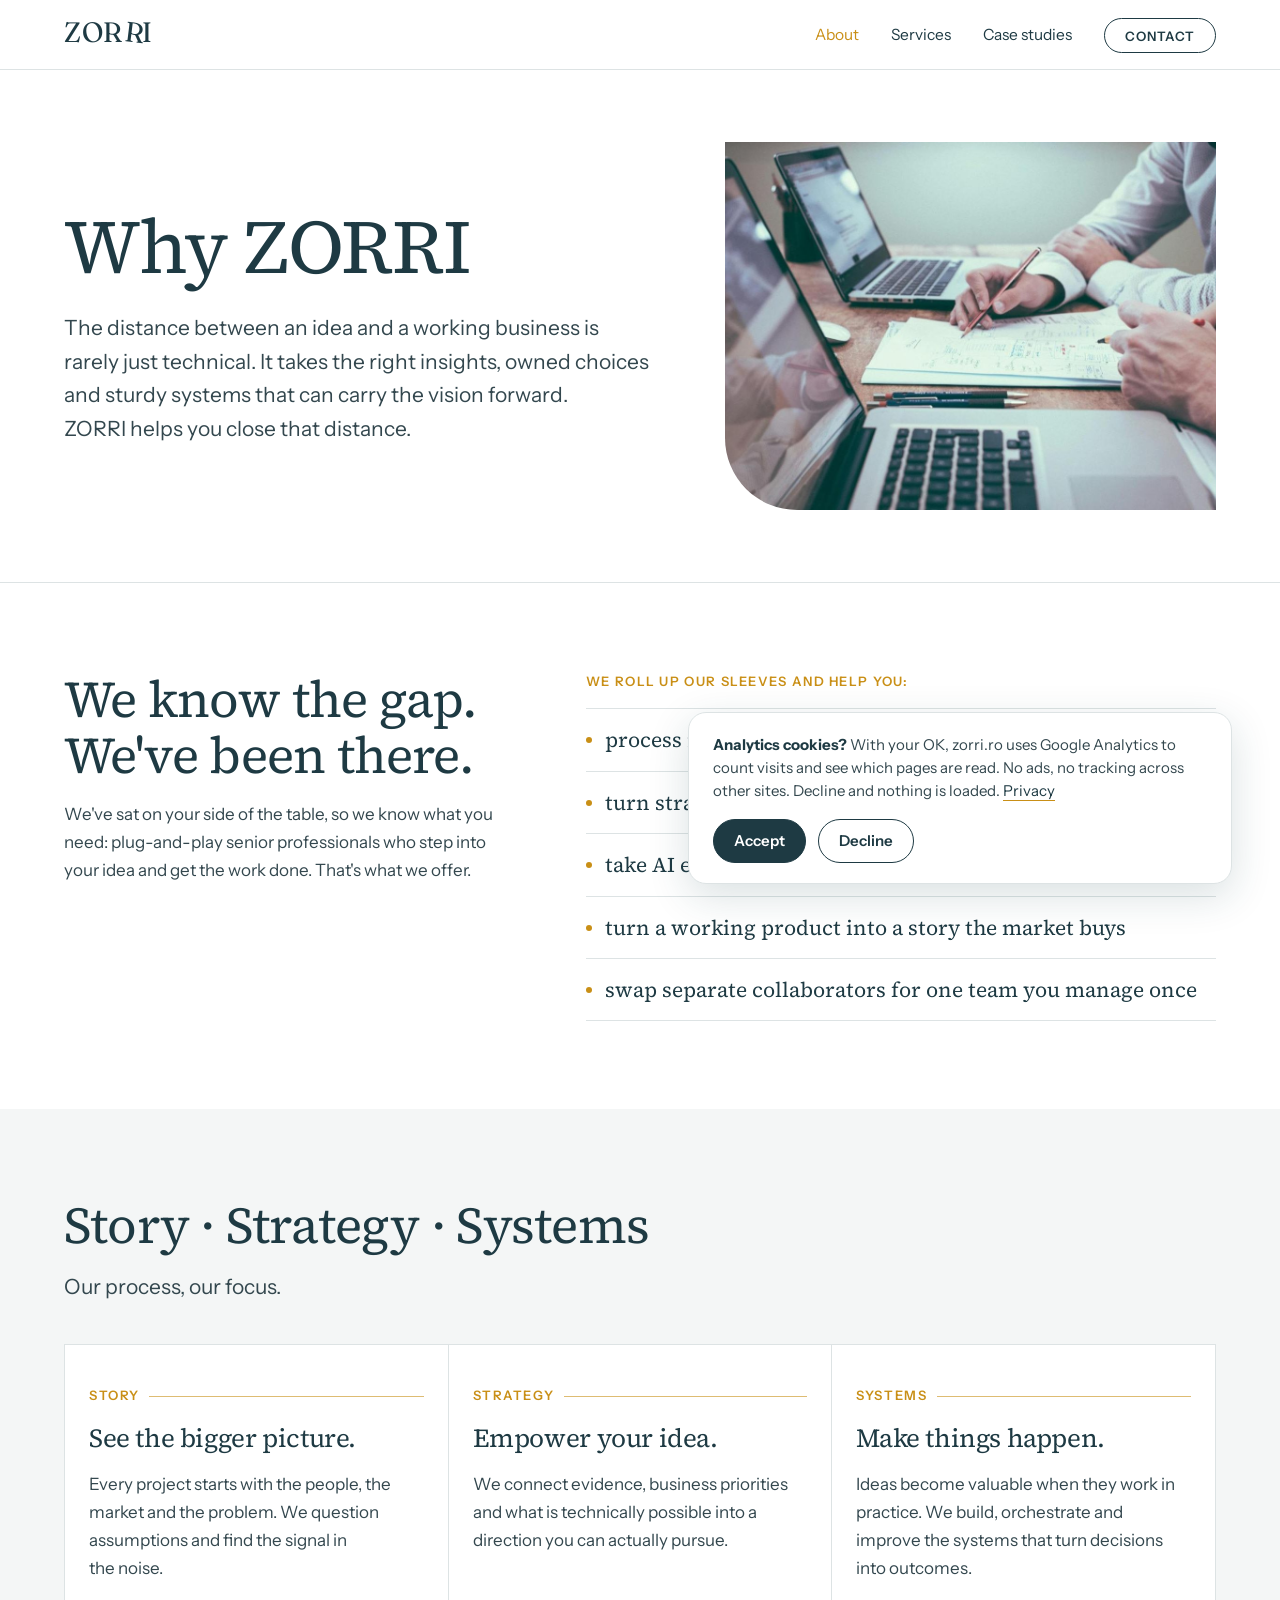
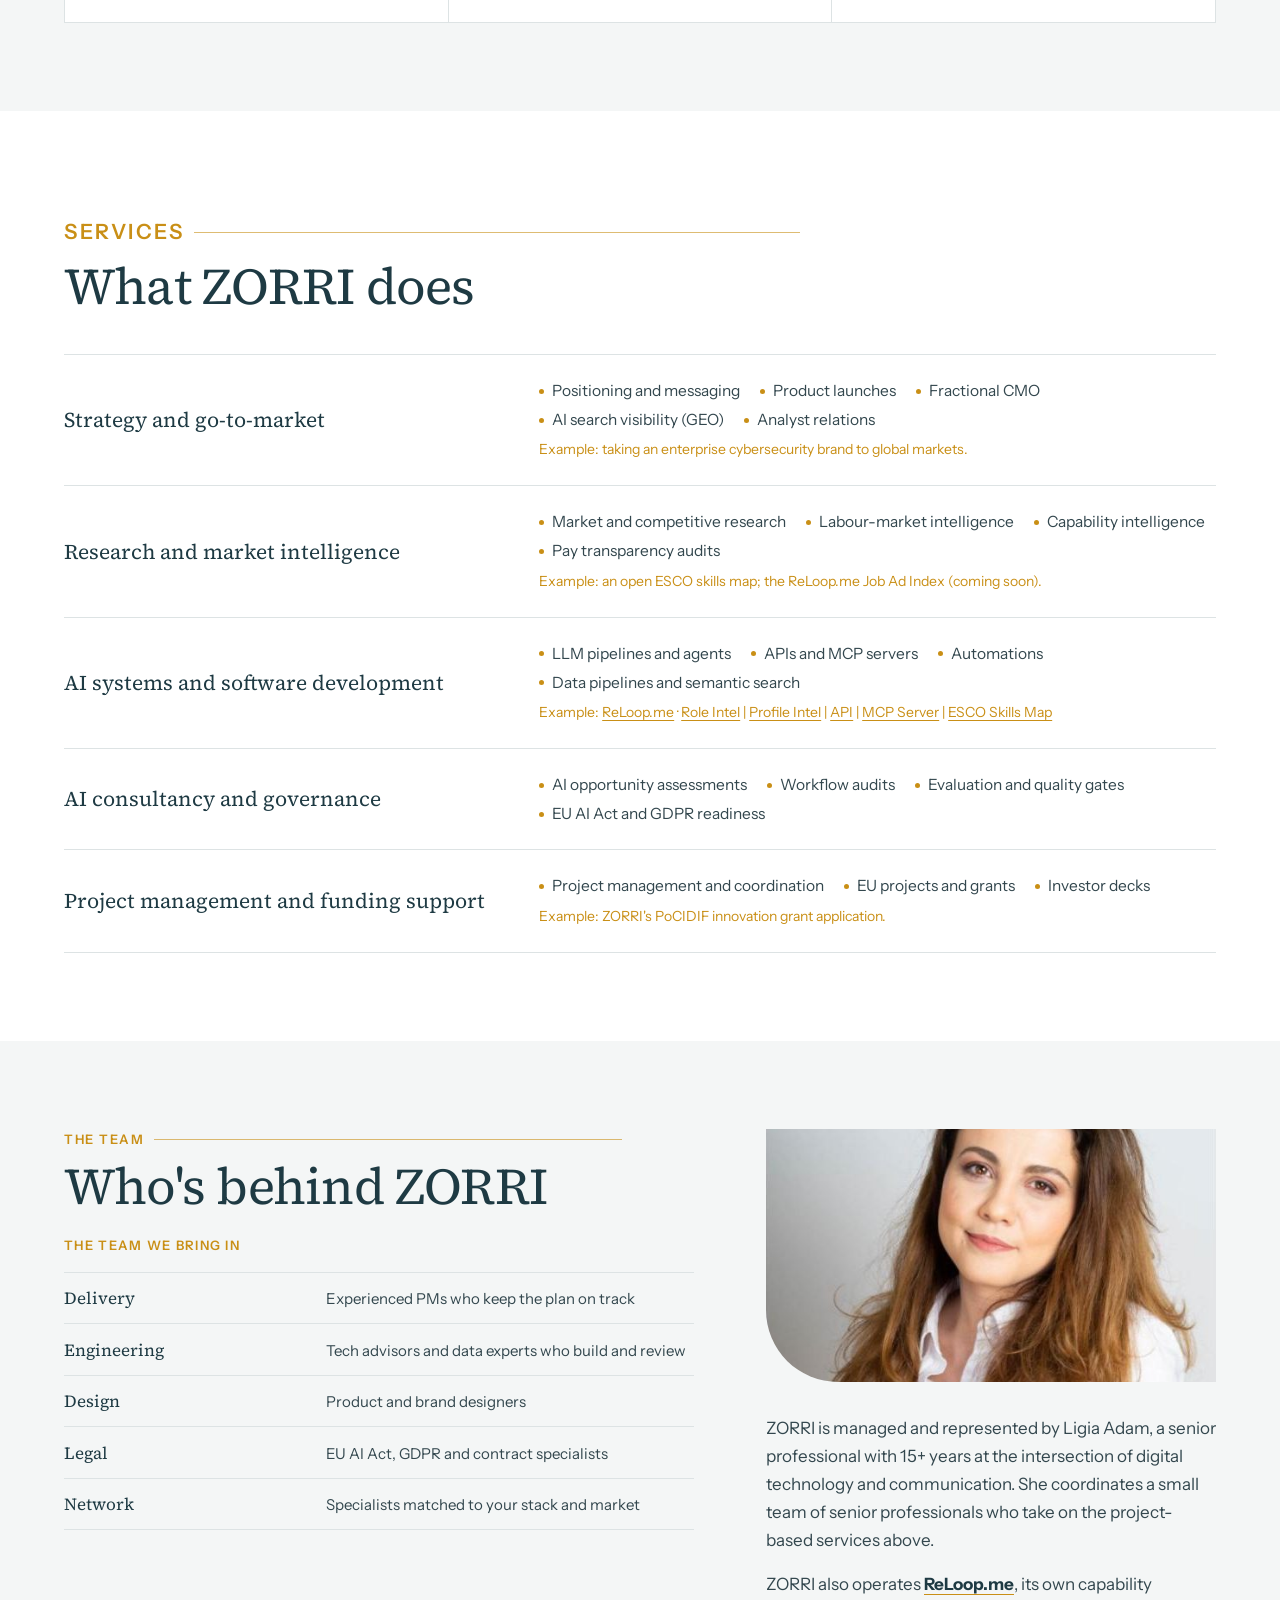
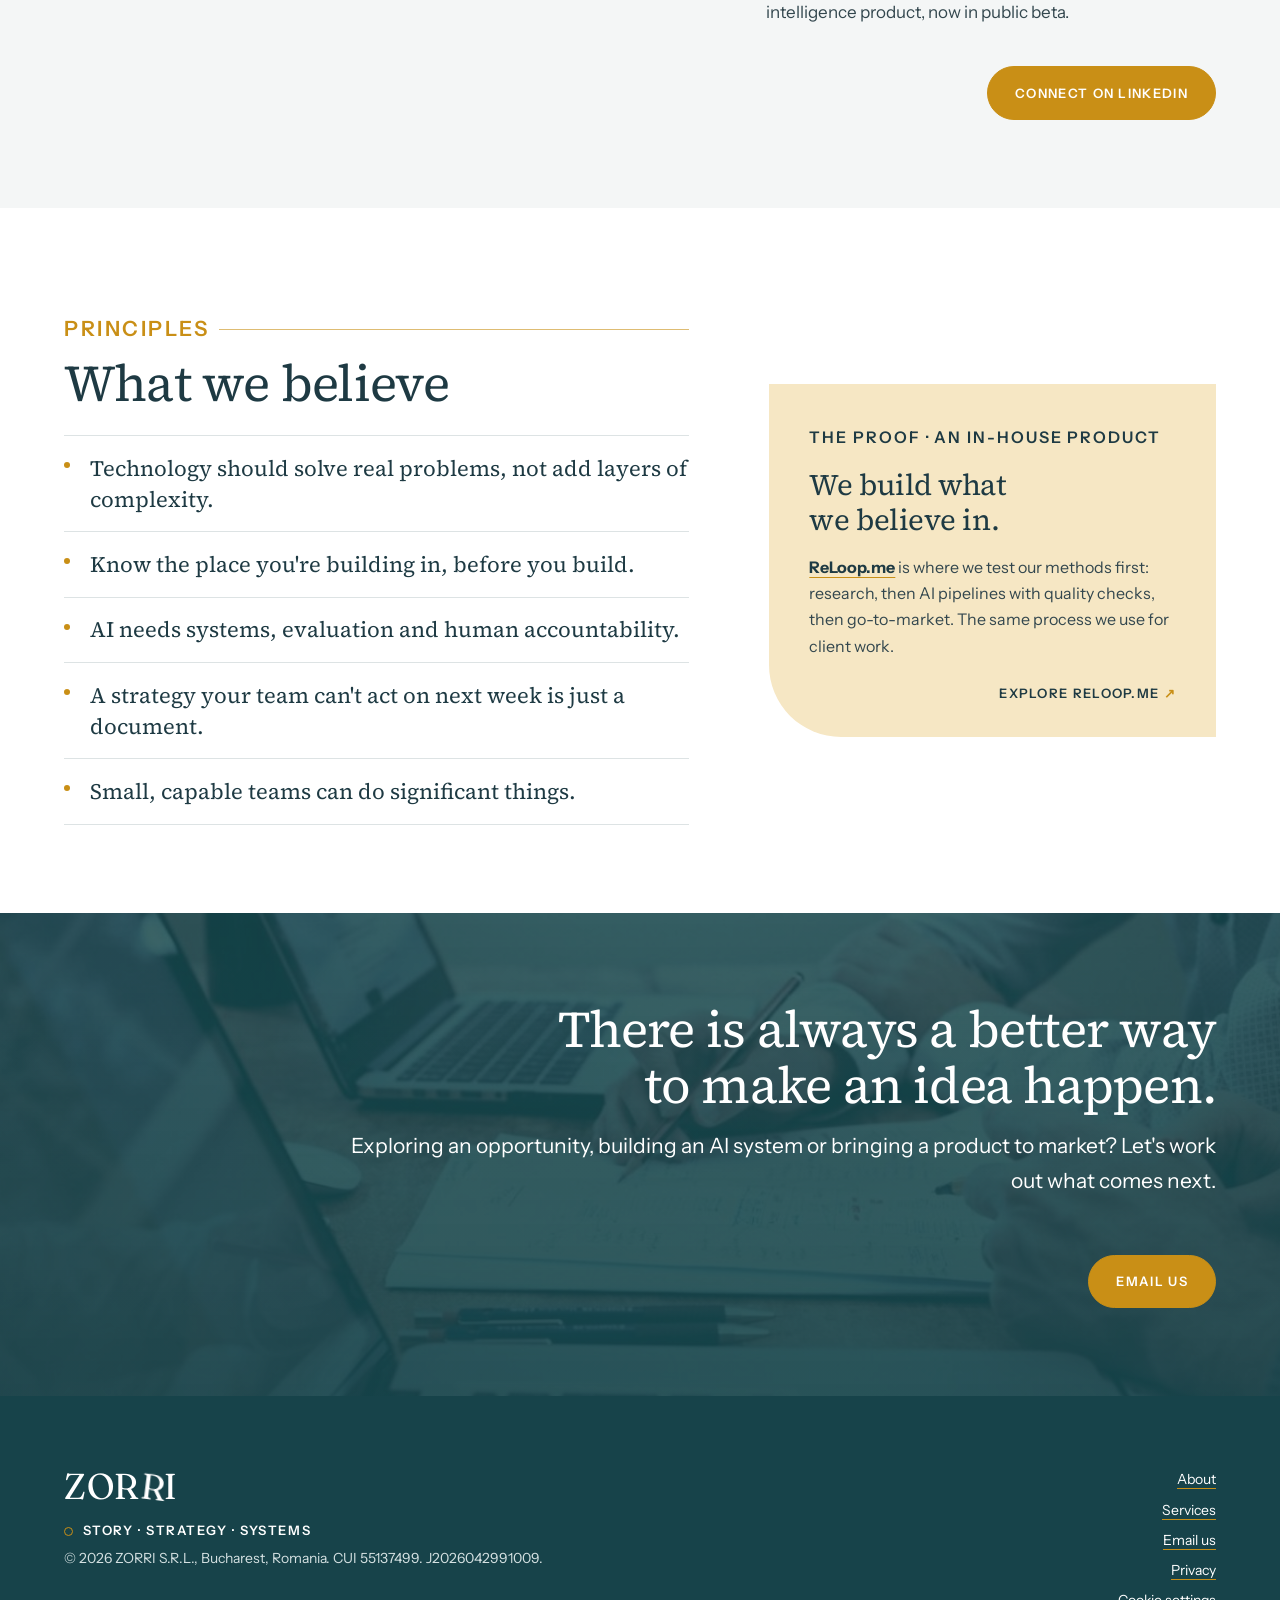
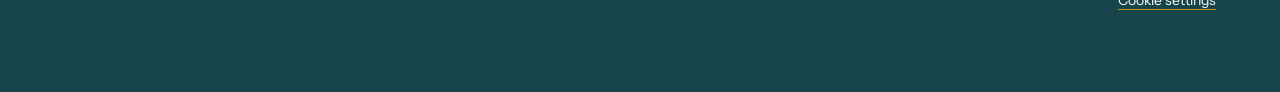
<file: about.html>
<!DOCTYPE html>
<!-- ZORRI /about — VERSION 4.4.0 -->
<!-- 4.4.0 (2026-11-25): Google Analytics (G-HQ5BXEPBLE) behind a consent banner via /assets/consent.js 1.0.0; nothing loads before Accept. Everything else unchanged from 4.3.0. -->
<!-- 4.3.0 (2026-11-23): added "Case studies" to the main nav. Everything else unchanged from 4.2.0. -->
<html lang="en">
<head>
<meta charset="utf-8">
<meta name="viewport" content="width=device-width, initial-scale=1">
<title>About ZORRI — founder-led studio for research, applied AI and go-to-market</title>
<meta name="description" content="About ZORRI, a founder-led studio joining research, applied AI and go-to-market. Founder Ligia Adam: 15+ years at the intersection of digital technology and communication; ZORRI also operates ReLoop.me, its own capability intelligence product, in public beta.">
<meta name="robots" content="index, follow, max-snippet:-1, max-image-preview:large">
<meta name="author" content="Ligia Adam, ZORRI S.R.L.">
<link rel="canonical" href="https://zorri.ro/about">
<link rel="alternate" type="text/plain" href="/llms.txt" title="LLM-readable summary">
<link rel="icon" href="/favicon.svg" type="image/svg+xml">
<link rel="apple-touch-icon" href="/assets/zorri-logo.png">
<meta name="theme-color" content="#ffffff">
<meta property="og:type" content="website">
<meta property="og:site_name" content="ZORRI">
<meta property="og:title" content="About ZORRI — founder-led studio for research, applied AI and go-to-market">
<meta property="og:description" content="About ZORRI, a founder-led studio joining research, applied AI and go-to-market. Founder Ligia Adam: 15+ years at the intersection of digital technology and communication; ZORRI also operates ReLoop.me, its own capability intelligence product, in public beta.">
<meta property="og:url" content="https://zorri.ro/about">
<meta property="og:image" content="https://zorri.ro/assets/og.png">
<meta property="og:image:width" content="1200">
<meta property="og:image:height" content="630">
<meta property="og:locale" content="en_GB">
<meta name="twitter:card" content="summary_large_image">
<link rel="preload" href="/assets/fonts/fraunces-latin-full-normal.woff2" as="font" type="font/woff2" crossorigin>
<link rel="preload" href="/assets/fonts/instrument-sans-latin-wght-normal.woff2" as="font" type="font/woff2" crossorigin>
<link rel="stylesheet" href="/assets/zorri.css">
<script type="application/ld+json">
{
 "@context": "https://schema.org",
 "@graph": [
  {
   "@type": [
    "Organization",
    "ProfessionalService"
   ],
   "@id": "https://zorri.ro/#org",
   "name": "ZORRI",
   "legalName": "ZORRI S.R.L.",
   "alternateName": "ZORRI SRL",
   "slogan": "Ideas, made happen.",
   "url": "https://zorri.ro/",
   "logo": "https://zorri.ro/assets/zorri-logo.png",
   "image": "https://zorri.ro/assets/og.png",
   "email": "hello@zorri.ro",
   "description": "ZORRI is a studio at the intersection of AI systems design, B2B marketing and strategy, based in Bucharest, Romania. It designs and governs AI systems, delivers market intelligence, research and consulting (including EU funding support and EU pay transparency readiness), and takes AI and B2B technology products to market. ZORRI builds and operates ReLoop.me.",
   "taxID": "55137499",
   "identifier": [
    {
     "@type": "PropertyValue",
     "propertyID": "CUI",
     "value": "55137499"
    },
    {
     "@type": "PropertyValue",
     "propertyID": "Trade Register number",
     "value": "J2026042991009"
    },
    {
     "@type": "PropertyValue",
     "propertyID": "EUID",
     "value": "ROONRC.J2026042991009"
    },
    {
     "@type": "PropertyValue",
     "propertyID": "EU PIC",
     "value": "860469832"
    }
   ],
   "foundingDate": "2026",
   "address": {
    "@type": "PostalAddress",
    "addressLocality": "Bucharest",
    "addressCountry": "RO"
   },
   "areaServed": "European Union",
   "knowsLanguage": [
    "en",
    "ro"
   ],
   "founder": {
    "@id": "https://zorri.ro/about#ligia-adam"
   },
   "owns": {
    "@id": "https://reloop.me/#product"
   },
   "sameAs": [
    "https://reloop.me"
   ],
   "knowsAbout": [
    "AI orchestration",
    "LLM evaluation",
    "AI governance",
    "EU AI Act",
    "EU Pay Transparency Directive 2023/970",
    "GDPR",
    "B2B go-to-market strategy",
    "positioning",
    "category design",
    "industry analyst relations",
    "customer reference programmes",
    "demand generation",
    "SEO and GEO",
    "EU funds project management",
    "labour-market intelligence",
    "skills-based hiring",
    "n8n",
    "LLM workflows",
    "market research",
    "EU funding applications"
   ]
  },
  {
   "@type": "Person",
   "@id": "https://zorri.ro/about#ligia-adam",
   "name": "Ligia Adam",
   "jobTitle": "Founder, Company Administrator and Lead",
   "worksFor": {
    "@id": "https://zorri.ro/#org"
   },
   "description": "Manages and represents ZORRI; senior professional with 15+ years at the intersection of digital technology and communication. ZORRI also operates ReLoop.me, its own capability intelligence product, in public beta.",
   "url": "https://zorri.ro/about",
   "email": "hello@zorri.ro",
   "sameAs": [
    "https://www.linkedin.com/in/ligiaadam",
    "https://github.com/LigiaAdam"
   ],
   "nationality": "Romania",
   "homeLocation": {
    "@type": "Place",
    "name": "Bucharest, Romania"
   },
   "knowsLanguage": [
    "ro",
    "en",
    "fr"
   ],
   "alumniOf": {
    "@type": "CollegeOrUniversity",
    "name": "SNSPA, National University of Political Studies and Public Administration, Bucharest"
   },
   "award": [
    "Forbes 30 Under 30 Romania 2018 (CivicTech Romania team)",
    "Forbes Tech Top 100 Women Entrepreneurs in Europe to Follow 2018"
   ],
   "knowsAbout": [
    "AI orchestration",
    "LLM evaluation",
    "AI governance",
    "EU AI Act",
    "EU Pay Transparency Directive 2023/970",
    "GDPR",
    "B2B go-to-market strategy",
    "positioning",
    "category design",
    "industry analyst relations",
    "customer reference programmes",
    "demand generation",
    "SEO and GEO",
    "EU funds project management",
    "labour-market intelligence",
    "skills-based hiring"
   ]
  },
  {
   "@type": [
    "Product",
    "SoftwareApplication"
   ],
   "@id": "https://reloop.me/#product",
   "name": "ReLoop.me",
   "url": "https://reloop.me",
   "applicationCategory": "BusinessApplication",
   "operatingSystem": "Web",
   "brand": {
    "@id": "https://zorri.ro/#org"
   },
   "manufacturer": {
    "@id": "https://zorri.ro/#org"
   },
   "description": "Capability intelligence platform for nonlinear careers and skills-based hiring. Profile Intel reads a CV; Role Intel reads a job description. Built and operated by ZORRI S.R.L."
  },
  {
   "@type": "WebSite",
   "@id": "https://zorri.ro/#website",
   "url": "https://zorri.ro/",
   "name": "ZORRI",
   "publisher": {
    "@id": "https://zorri.ro/#org"
   },
   "inLanguage": "en"
  },
  {
   "@type": "AboutPage",
   "@id": "https://zorri.ro/about#page",
   "url": "https://zorri.ro/about",
   "name": "About ZORRI — founder-led studio for research, applied AI and go-to-market",
   "description": "About ZORRI, a founder-led studio joining research, applied AI and go-to-market. Founder Ligia Adam: 15+ years at the intersection of digital technology and communication; ZORRI also operates ReLoop.me, its own capability intelligence product, in public beta.",
   "isPartOf": {
    "@id": "https://zorri.ro/#website"
   },
   "about": {
    "@id": "https://zorri.ro/#org"
   },
   "inLanguage": "en",
   "dateModified": "2026-11-09"
  },
  {
   "@type": "BreadcrumbList",
   "itemListElement": [
    {
     "@type": "ListItem",
     "position": 1,
     "name": "ZORRI",
     "item": "https://zorri.ro/"
    },
    {
     "@type": "ListItem",
     "position": 2,
     "name": "About",
     "item": "https://zorri.ro/about"
    }
   ]
  },
  {
   "@type": "ProfilePage",
   "@id": "https://zorri.ro/about#profile",
   "mainEntity": {
    "@id": "https://zorri.ro/about#ligia-adam"
   },
   "url": "https://zorri.ro/about",
   "dateModified": "2026-11-09"
  }
 ]
}
</script>
<script src="/assets/consent.js" defer></script>
</head>
<body>
<a class="skip" href="#main">Skip to content</a>
<header class="site-header">
 <div class="wrap">
  <a class="brand" href="/" aria-label="ZORRI home"><span class="wm">ZOR<span class="tilt">R</span>I</span></a>
  <nav class="site-nav" aria-label="Main"><ul><li><a href="/about" aria-current="page">About</a></li><li><a href="/services">Services</a></li><li><a href="/case-studies/">Case studies</a></li><li><a href="/#contact">Contact</a></li></ul></nav>
 </div>
</header>
<main id="main">
<div class="page-head">
 <div class="wrap ph-grid">
 <div class="ph-text">
  <p class="label">About ZORRI</p>
  <h1>Why ZORRI</h1>
  <p class="lead">The distance between an idea and a working business is rarely just technical. It takes the right insights, owned choices and sturdy systems that can carry the vision forward.<br> ZORRI helps you close that distance.</p>
 </div>
 <figure class="ph-img"><img src="/assets/img/desk.jpg" alt="Working session at a desk with laptops and project notes" width="1200" height="800"></figure>
 </div>
</div>

<section class="section block-white" aria-labelledby="why-h">
 <div class="wrap line-grid">
  <div class="line-head">
   <h2 id="why-h">We know the gap. We've been there.</h2>
   <p>We've sat on your side of the table, so we know what you need: plug-and-play senior professionals who step into your idea and get the work done. That's what we offer.</p>
  </div>
  <div>
   <p class="sleeves">We roll up our sleeves and help you:</p>
   <ul class="gaps">
    <li>process research into decisions you can act on</li>
    <li>turn strategy into working operations</li>
    <li>take AI experiments into production</li>
    <li>turn a working product into a story the market buys</li>
    <li>swap separate collaborators for one team you manage once</li>
   </ul>
  </div>
 </div>
</section>

<section class="section block-panel" aria-labelledby="phil-h">
 <div class="wrap">
  <div class="section-head">
   <h2 id="phil-h">Story · Strategy · Systems</h2>
   <p>Our process, our focus.</p>
  </div>
  <ul class="quick">
   <li><span class="stage">Story</span><h3>See the bigger picture.</h3><p>Every project starts with the people, the market and the problem. We question assumptions and find the signal in the noise.</p></li>
   <li><span class="stage">Strategy</span><h3>Empower your idea.</h3><p>We connect evidence, business priorities and what is technically possible into a direction you can actually pursue.</p></li>
   <li><span class="stage">Systems</span><h3>Make things happen.</h3><p>Ideas become valuable when they work in practice. We build, orchestrate and improve the systems that turn decisions into outcomes.</p></li>
  </ul>
 </div>
</section>

<section class="section block-white" aria-labelledby="work-h">
 <div class="wrap">
  <div class="section-head">
   <p class="stage">Services</p>
   <h2 id="work-h">What ZORRI does</h2>
  </div>
  <ul class="capmap portfolio">
    <li><strong>Strategy and go-to-market</strong><span><ul class="pills"><li>Positioning and messaging</li><li>Product launches</li><li>Fractional CMO</li><li>AI search visibility (GEO)</li><li>Analyst relations</li></ul><em class="ex">Example: taking an enterprise cybersecurity brand to global markets.</em></span></li>
    <li><strong>Research and market intelligence</strong><span><ul class="pills"><li>Market and competitive research</li><li>Labour-market intelligence</li><li>Capability intelligence</li><li>Pay transparency audits</li></ul><em class="ex">Example: an open ESCO skills map; the ReLoop.me Job Ad Index (coming soon).</em></span></li>
    <li><strong>AI systems and software development</strong><span><ul class="pills"><li>LLM pipelines and agents</li><li>APIs and MCP servers</li><li>Automations</li><li>Data pipelines and semantic search</li></ul><em class="ex">Example: <a href="https://www.reloop.me">ReLoop.me</a> · <a href="https://www.reloop.me/role-intel">Role Intel</a> | <a href="https://www.reloop.me/profile-intel">Profile Intel</a> | <a href="https://api.reloop.me/">API</a> | <a href="https://api.reloop.me/">MCP Server</a> | <a href="https://www.reloop.me/esco-skills-map">ESCO Skills Map</a></em></span></li>
    <li><strong>AI consultancy and governance</strong><span><ul class="pills"><li>AI opportunity assessments</li><li>Workflow audits</li><li>Evaluation and quality gates</li><li>EU AI Act and GDPR readiness</li></ul></span></li>
    <li><strong>Project management and funding support</strong><span><ul class="pills"><li>Project management and coordination</li><li>EU projects and grants</li><li>Investor decks</li></ul><em class="ex">Example: ZORRI's PoCIDIF innovation grant application.</em></span></li>
  </ul>
 </div>
</section>

<section class="section block-panel" aria-labelledby="team-h">
 <div class="wrap line-grid founder-about team-swap">
  <div>
   <p class="stage">The team</p>
   <h2 id="team-h">Who's behind ZORRI</h2>
   <p class="sleeves">The team we bring in</p>
   <ul class="timeline compact">
    <li><strong>Delivery</strong><span>Experienced PMs who keep the plan on track</span></li>
    <li><strong>Engineering</strong><span>Tech advisors and data experts who build and review</span></li>
    <li><strong>Design</strong><span>Product and brand designers</span></li>
    <li><strong>Legal</strong><span>EU AI Act, GDPR and contract specialists</span></li>
    <li><strong>Network</strong><span>Specialists matched to your stack and market</span></li>
   </ul>
  </div>
  <div>
   <img class="team-portrait" src="/assets/img/ligia-seated.jpg" alt="Ligia Adam, who manages and represents ZORRI" loading="lazy">
   <p>ZORRI is managed and represented by Ligia Adam, a senior professional with 15+ years at the intersection of digital technology and communication. She coordinates a small team of senior professionals who take on the project-based services above.</p>
   <p>ZORRI also operates <a href="https://reloop.me"><strong>ReLoop.me</strong></a>, its own capability intelligence product, now in public beta.</p>
   <p class="section-cta"><a class="button button-sun" href="https://www.linkedin.com/in/ligiaadam" rel="me noopener" target="_blank">Connect on LinkedIn</a></p>
  </div>
 </div>
</section>

<section class="section block-white" aria-labelledby="believe-h">
 <div class="wrap believe-grid">
  <div>
   <div class="section-head">
    <p class="stage">Principles</p>
    <h2 id="believe-h">What we believe</h2>
   </div>
   <ul class="beliefs">
    <li>Technology should solve real problems, not add layers of complexity.</li>
    <li>Know the place you're building in, before you build.</li>
    <li>AI needs systems, evaluation and human accountability.</li>
    <li>A strategy your team can't act on next week is just a document.</li>
    <li>Small, capable teams can do significant things.</li>
   </ul>
  </div>
  <aside class="proof" aria-labelledby="build-h">
   <p class="proof-label">The proof · an in-house product</p>
   <h3 id="build-h">We build what we believe in.</h3>
   <p><a href="https://reloop.me"><strong>ReLoop.me</strong></a> is where we test our methods first: research, then AI pipelines with quality checks, then go-to-market. The same process we use for client work.</p>
   <p class="section-cta"><a class="more" href="https://reloop.me">Explore ReLoop.me</a></p>
  </aside>
 </div>
</section>
<section class="contact" id="contact" aria-labelledby="contact-h">
 <div class="wrap">
  <h2 id="contact-h">There is always a better way to make an idea happen.</h2>
  <p>Exploring an opportunity, building an AI system or bringing a product to market? Let's work out what comes next.</p>
  <a class="button" href="#contact" data-mail="Start a conversation">Email us</a>
 </div>
</section>
</main>
<footer class="site-footer">
 <div class="wrap">
  <div>
   <span class="wm" aria-hidden="true">ZOR<span class="tilt">R</span>I</span>
   <p class="descriptor">Story · Strategy · Systems</p>
   <p>© 2026 ZORRI S.R.L., Bucharest, Romania. CUI 55137499. J2026042991009.</p>
  </div>
  <ul>
   <li><a href="/about">About</a></li>
   <li><a href="/services">Services</a></li>
   <li><a href="/#contact" data-mail="">Email us</a></li>
  </ul>
 </div>
</footer>
<script>
(function(){var d="zorri"+"."+"ro";document.querySelectorAll("a[data-mail]").forEach(function(a){var u=a.getAttribute("data-mail-user")||"hello",s=a.getAttribute("data-mail");a.href="mai"+"lto:"+u+"@"+d+(s?"?subject="+encodeURIComponent(s):"");});})();
</script>
</body>
</html>
<!-- ZORRI /about — VERSION 4.4.0 END -->
</file>
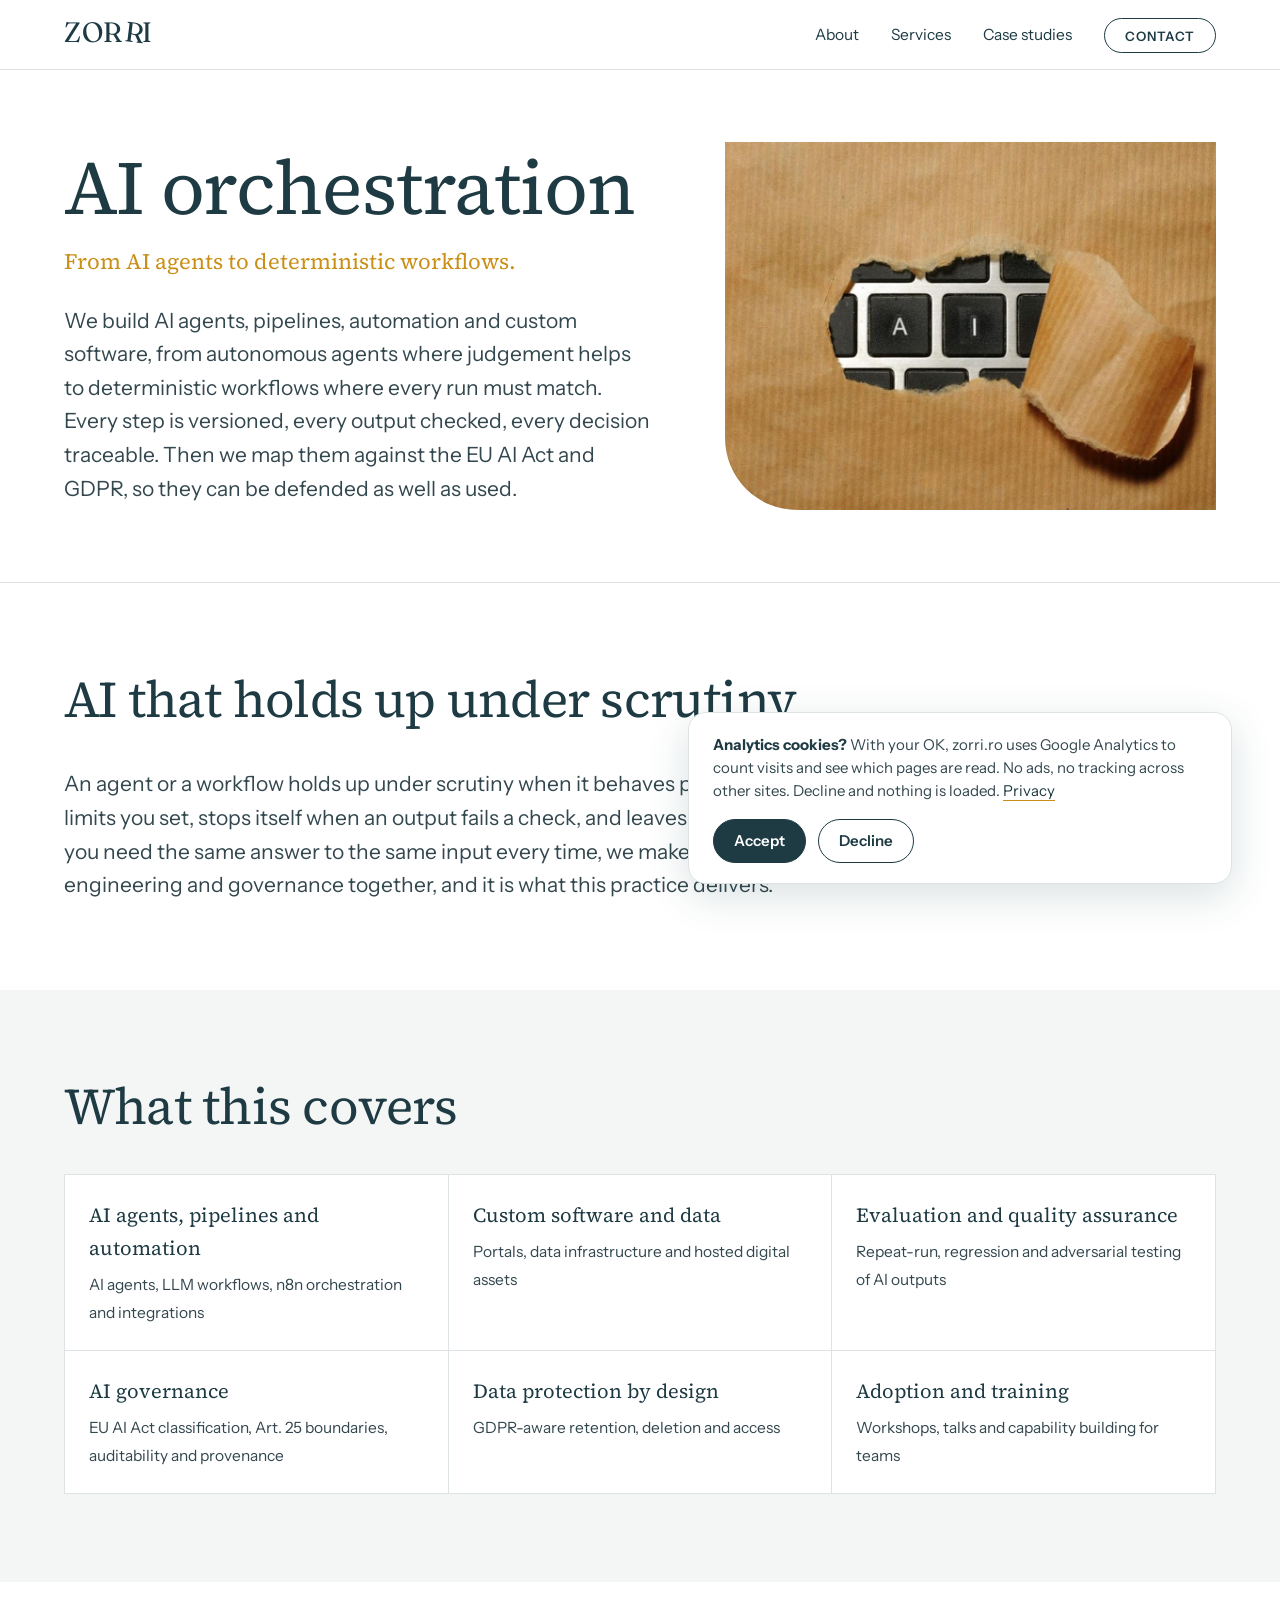
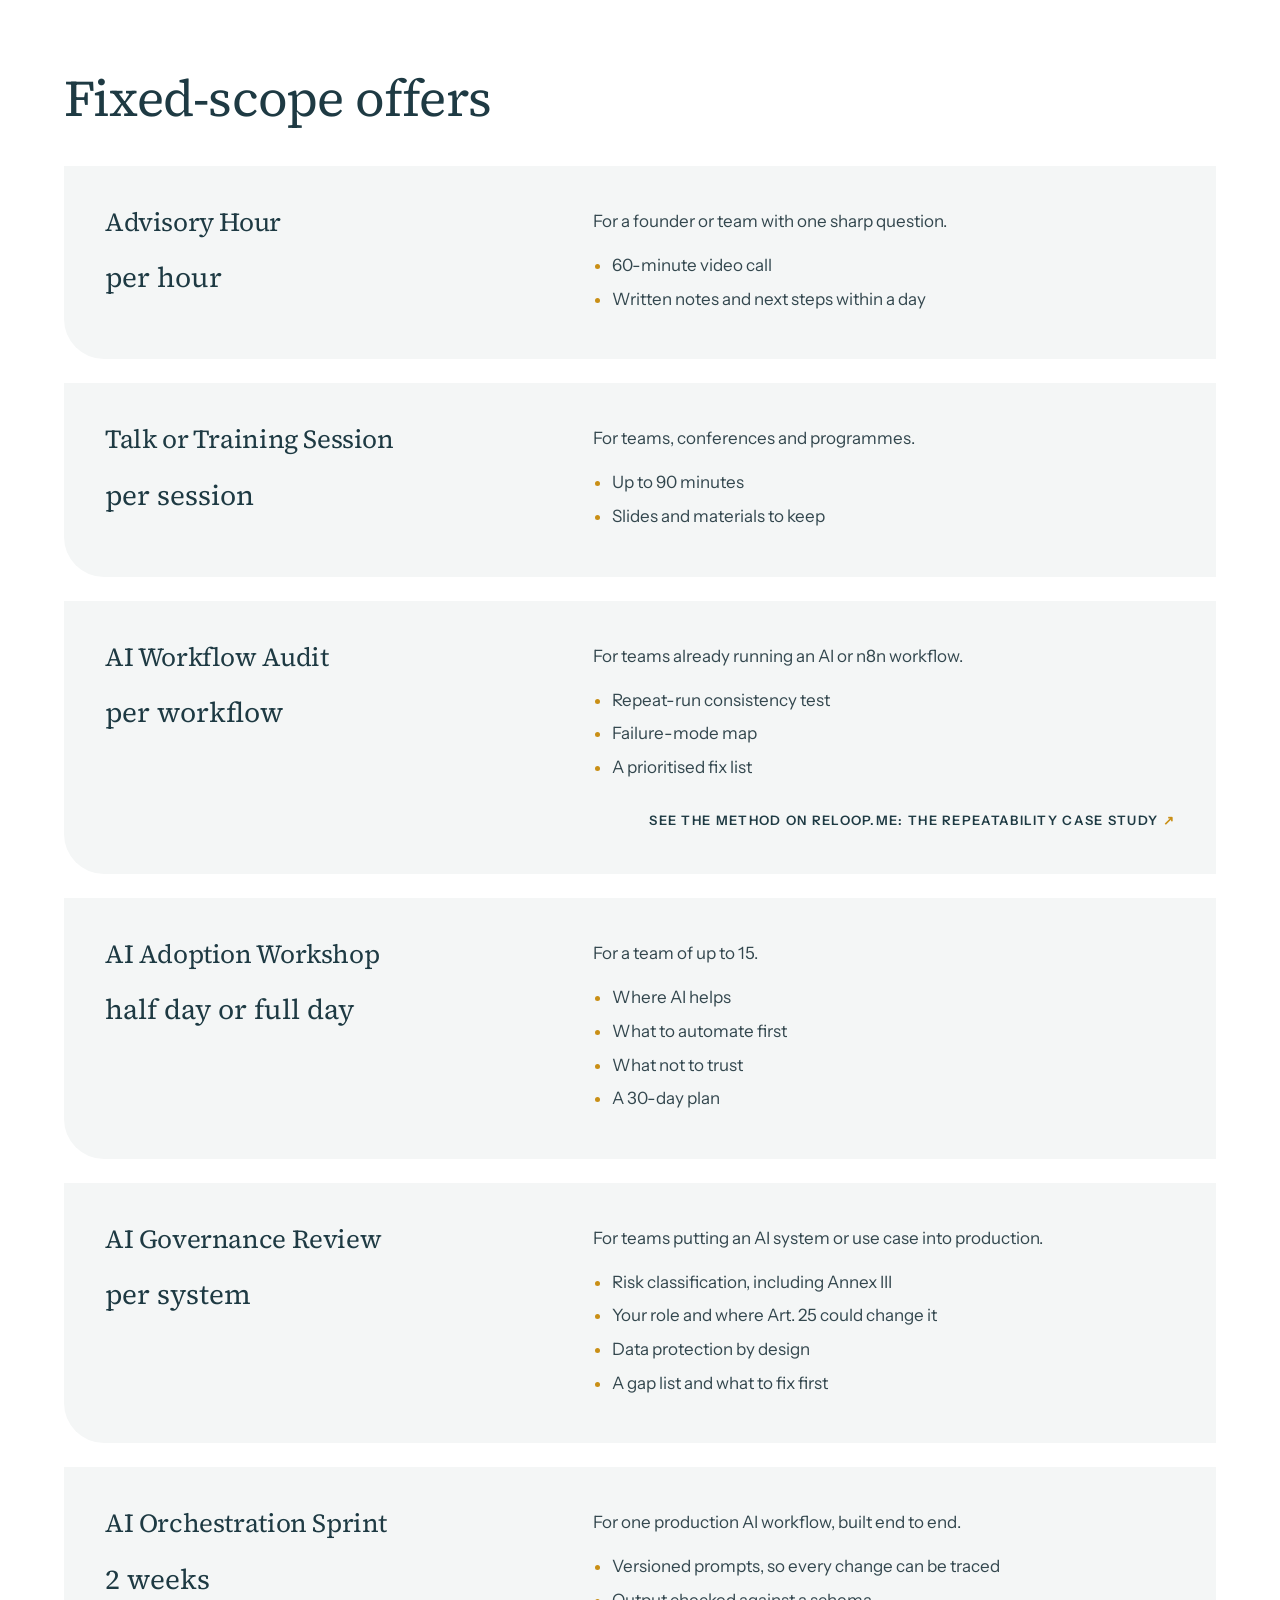
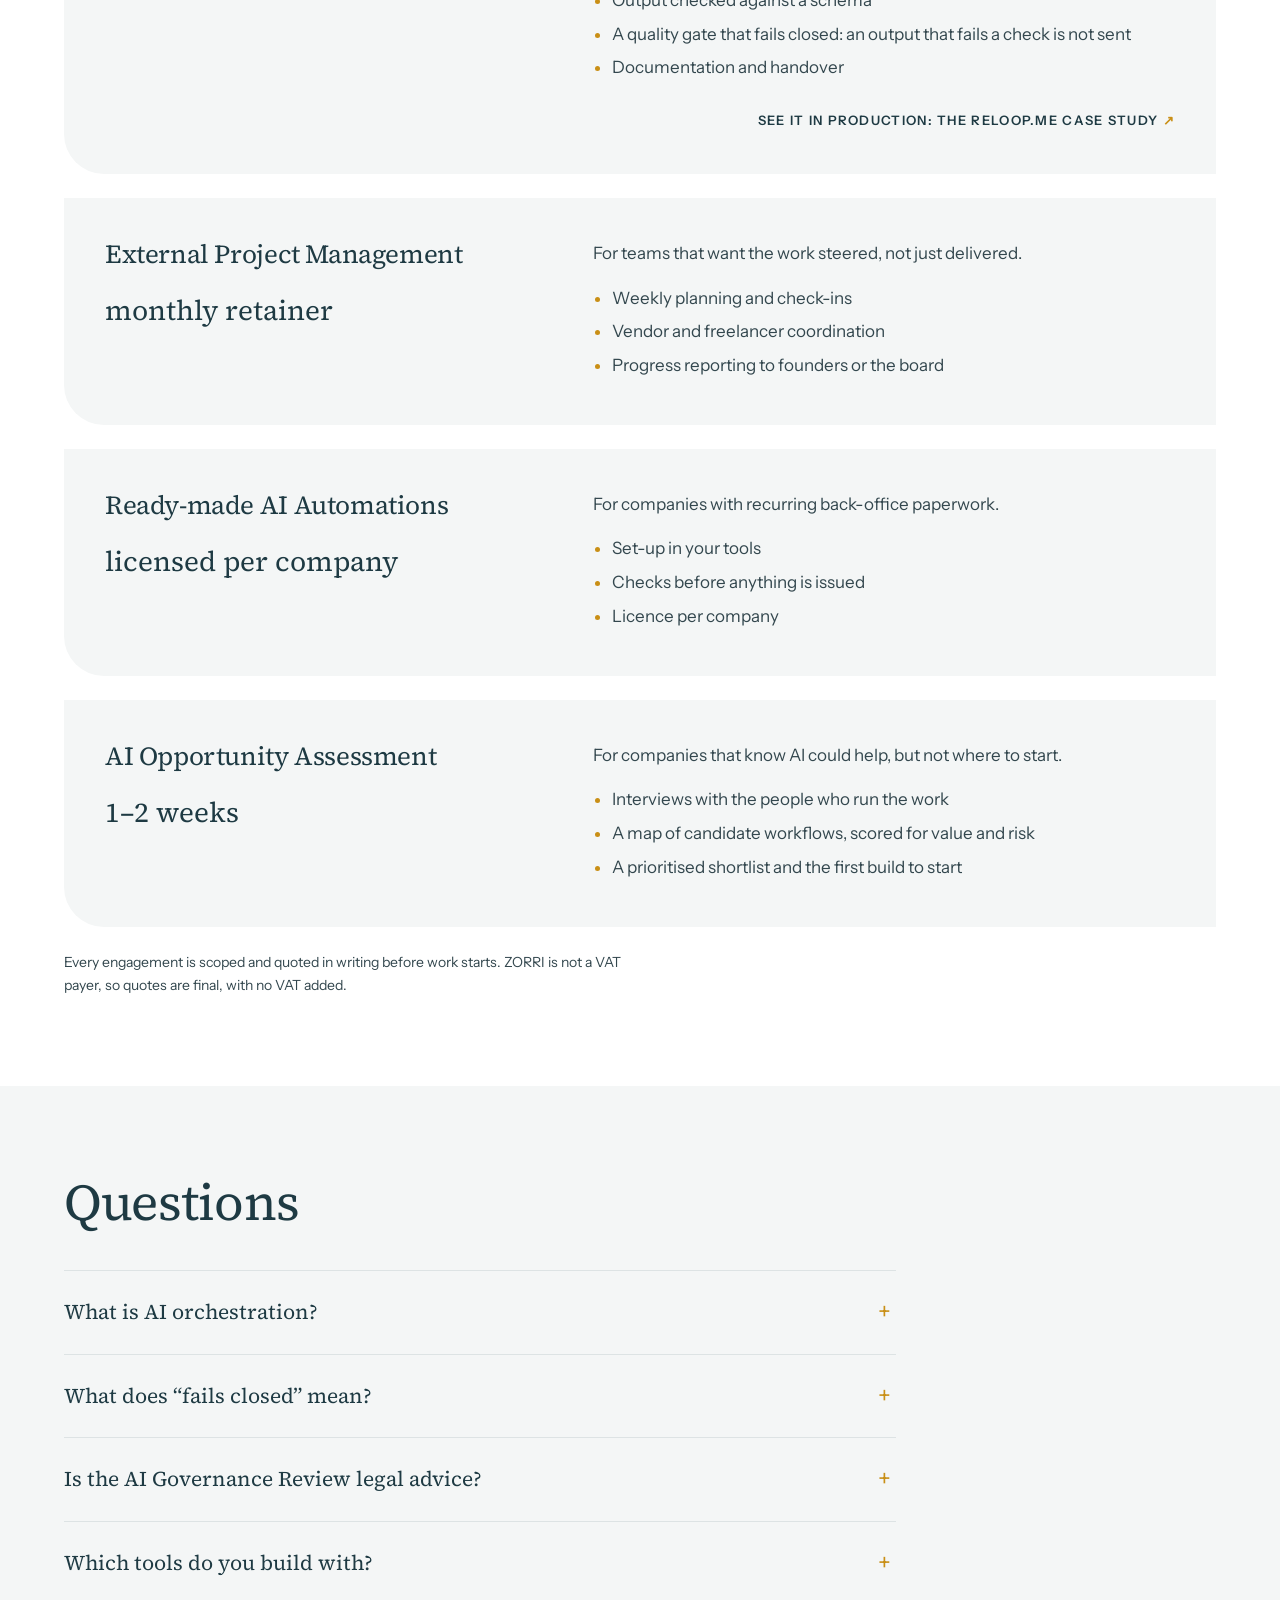
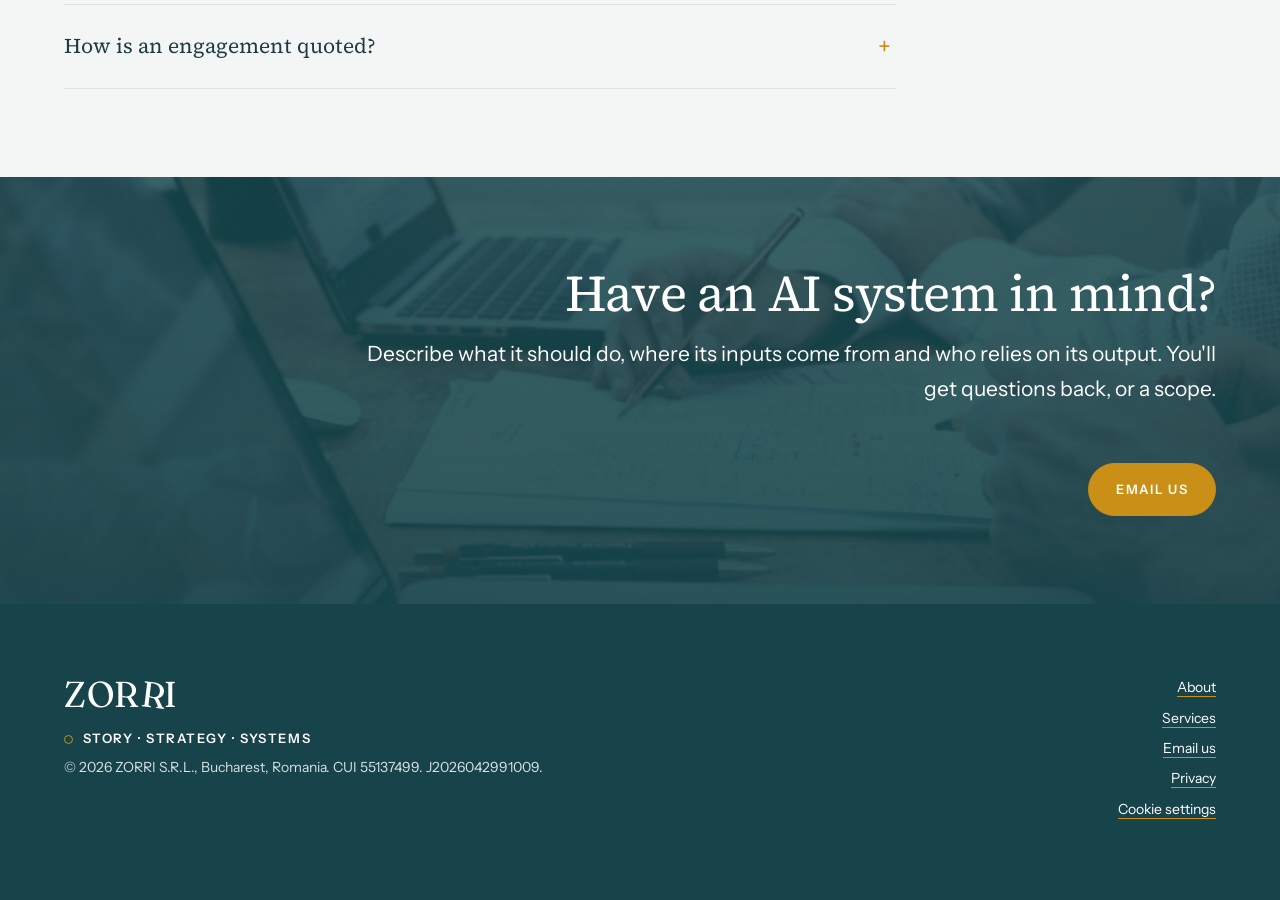
<file: ai-systems.html>
<!DOCTYPE html>
<!-- ZORRI /ai-systems — VERSION 4.6.0 -->
<!-- 4.6.0 (2026-11-27): AI Workflow Audit links to case study 2 (AI repeatability). Everything else unchanged from 4.5.0. -->
<!-- 4.5.0 (2026-11-25): Google Analytics (G-HQ5BXEPBLE) behind a consent banner via /assets/consent.js 1.0.0; nothing loads before Accept. Everything else unchanged from 4.4.0. -->
<!-- 4.4.0 (2026-11-23): AI Orchestration Sprint links to the ReLoop.me case study. Everything else unchanged.
     4.3.0 (2026-11-23): added "Case studies" to the main nav. Everything else unchanged from 4.2.0. -->
<html lang="en">
<head>
<meta charset="utf-8">
<meta name="viewport" content="width=device-width, initial-scale=1">
<title>AI orchestration and governance — ZORRI</title>
<meta name="description" content="AI orchestration, evaluation and governance: AI workflow audits, production AI workflows with fail-closed quality gates, EU AI Act and GDPR reviews, workshops and ready-made automations.">
<meta name="robots" content="index, follow, max-snippet:-1, max-image-preview:large">
<meta name="author" content="Ligia Adam, ZORRI S.R.L.">
<link rel="canonical" href="https://zorri.ro/ai-systems">
<link rel="alternate" type="text/plain" href="/llms.txt" title="LLM-readable summary">
<link rel="icon" href="/favicon.svg" type="image/svg+xml">
<link rel="apple-touch-icon" href="/assets/zorri-logo.png">
<meta name="theme-color" content="#ffffff">
<meta property="og:type" content="website">
<meta property="og:site_name" content="ZORRI">
<meta property="og:title" content="AI orchestration and governance — ZORRI">
<meta property="og:description" content="AI orchestration, evaluation and governance: AI workflow audits, production AI workflows with fail-closed quality gates, EU AI Act and GDPR reviews, workshops and ready-made automations.">
<meta property="og:url" content="https://zorri.ro/ai-systems">
<meta property="og:image" content="https://zorri.ro/assets/og.png">
<meta property="og:image:width" content="1200">
<meta property="og:image:height" content="630">
<meta property="og:locale" content="en_GB">
<meta name="twitter:card" content="summary_large_image">
<link rel="preload" href="/assets/fonts/fraunces-latin-full-normal.woff2" as="font" type="font/woff2" crossorigin>
<link rel="preload" href="/assets/fonts/instrument-sans-latin-wght-normal.woff2" as="font" type="font/woff2" crossorigin>
<link rel="stylesheet" href="/assets/zorri.css">
<script type="application/ld+json">
{
 "@context": "https://schema.org",
 "@graph": [
  {
   "@type": [
    "Organization",
    "ProfessionalService"
   ],
   "@id": "https://zorri.ro/#org",
   "name": "ZORRI",
   "legalName": "ZORRI S.R.L.",
   "alternateName": "ZORRI SRL",
   "slogan": "Ideas, made happen.",
   "url": "https://zorri.ro/",
   "logo": "https://zorri.ro/assets/zorri-logo.png",
   "image": "https://zorri.ro/assets/og.png",
   "email": "hello@zorri.ro",
   "description": "ZORRI is a studio at the intersection of AI systems design, B2B marketing and strategy, based in Bucharest, Romania. It designs and governs AI systems, delivers market intelligence, research and consulting (including EU funding support and EU pay transparency readiness), and takes AI and B2B technology products to market. ZORRI builds and operates ReLoop.me.",
   "taxID": "55137499",
   "identifier": [
    {
     "@type": "PropertyValue",
     "propertyID": "CUI",
     "value": "55137499"
    },
    {
     "@type": "PropertyValue",
     "propertyID": "Trade Register number",
     "value": "J2026042991009"
    },
    {
     "@type": "PropertyValue",
     "propertyID": "EUID",
     "value": "ROONRC.J2026042991009"
    },
    {
     "@type": "PropertyValue",
     "propertyID": "EU PIC",
     "value": "860469832"
    }
   ],
   "foundingDate": "2026",
   "address": {
    "@type": "PostalAddress",
    "addressLocality": "Bucharest",
    "addressCountry": "RO"
   },
   "areaServed": "European Union",
   "knowsLanguage": [
    "en",
    "ro"
   ],
   "founder": {
    "@id": "https://zorri.ro/about#ligia-adam"
   },
   "owns": {
    "@id": "https://reloop.me/#product"
   },
   "sameAs": [
    "https://reloop.me"
   ],
   "knowsAbout": [
    "AI orchestration",
    "LLM evaluation",
    "AI governance",
    "EU AI Act",
    "EU Pay Transparency Directive 2023/970",
    "GDPR",
    "B2B go-to-market strategy",
    "positioning",
    "category design",
    "industry analyst relations",
    "customer reference programmes",
    "demand generation",
    "SEO and GEO",
    "EU funds project management",
    "labour-market intelligence",
    "skills-based hiring",
    "n8n",
    "LLM workflows",
    "market research",
    "EU funding applications"
   ]
  },
  {
   "@type": "Person",
   "@id": "https://zorri.ro/about#ligia-adam",
   "name": "Ligia Adam",
   "jobTitle": "Founder, Company Administrator and Lead",
   "worksFor": {
    "@id": "https://zorri.ro/#org"
   },
   "description": "Manages and represents ZORRI; senior professional with 15+ years at the intersection of digital technology and communication. ZORRI also operates ReLoop.me, its own capability intelligence product, in public beta.",
   "url": "https://zorri.ro/about",
   "email": "hello@zorri.ro",
   "sameAs": [
    "https://www.linkedin.com/in/ligiaadam",
    "https://github.com/LigiaAdam"
   ],
   "nationality": "Romania",
   "homeLocation": {
    "@type": "Place",
    "name": "Bucharest, Romania"
   },
   "knowsLanguage": [
    "ro",
    "en",
    "fr"
   ],
   "alumniOf": {
    "@type": "CollegeOrUniversity",
    "name": "SNSPA, National University of Political Studies and Public Administration, Bucharest"
   },
   "award": [
    "Forbes 30 Under 30 Romania 2018 (CivicTech Romania team)",
    "Forbes Tech Top 100 Women Entrepreneurs in Europe to Follow 2018"
   ],
   "knowsAbout": [
    "AI orchestration",
    "LLM evaluation",
    "AI governance",
    "EU AI Act",
    "EU Pay Transparency Directive 2023/970",
    "GDPR",
    "B2B go-to-market strategy",
    "positioning",
    "category design",
    "industry analyst relations",
    "customer reference programmes",
    "demand generation",
    "SEO and GEO",
    "EU funds project management",
    "labour-market intelligence",
    "skills-based hiring"
   ]
  },
  {
   "@type": [
    "Product",
    "SoftwareApplication"
   ],
   "@id": "https://reloop.me/#product",
   "name": "ReLoop.me",
   "url": "https://reloop.me",
   "applicationCategory": "BusinessApplication",
   "operatingSystem": "Web",
   "brand": {
    "@id": "https://zorri.ro/#org"
   },
   "manufacturer": {
    "@id": "https://zorri.ro/#org"
   },
   "description": "Capability intelligence platform for nonlinear careers and skills-based hiring. Profile Intel reads a CV; Role Intel reads a job description. Built and operated by ZORRI S.R.L."
  },
  {
   "@type": "WebSite",
   "@id": "https://zorri.ro/#website",
   "url": "https://zorri.ro/",
   "name": "ZORRI",
   "publisher": {
    "@id": "https://zorri.ro/#org"
   },
   "inLanguage": "en"
  },
  {
   "@type": "WebPage",
   "@id": "https://zorri.ro/ai-systems#page",
   "url": "https://zorri.ro/ai-systems",
   "name": "AI orchestration and governance — ZORRI",
   "description": "AI orchestration, evaluation and governance: AI workflow audits, production AI workflows with fail-closed quality gates, EU AI Act and GDPR reviews, workshops and ready-made automations.",
   "isPartOf": {
    "@id": "https://zorri.ro/#website"
   },
   "about": {
    "@id": "https://zorri.ro/#org"
   },
   "inLanguage": "en",
   "dateModified": "2026-11-09"
  },
  {
   "@type": "BreadcrumbList",
   "itemListElement": [
    {
     "@type": "ListItem",
     "position": 1,
     "name": "ZORRI",
     "item": "https://zorri.ro/"
    },
    {
     "@type": "ListItem",
     "position": 2,
     "name": "AI orchestration",
     "item": "https://zorri.ro/ai-systems"
    }
   ]
  },
  {
   "@type": "Service",
   "@id": "https://zorri.ro/ai-systems#service",
   "name": "AI systems & governance",
   "serviceType": "AI orchestration, evaluation and governance",
   "provider": {
    "@id": "https://zorri.ro/#org"
   },
   "areaServed": "European Union",
   "url": "https://zorri.ro/ai-systems",
   "description": "AI pipelines and process automation, custom software and data infrastructure, evaluation and quality assurance of AI outputs, EU AI Act and GDPR governance, AI adoption training and ready-made automations."
  },
  {
   "@type": "FAQPage",
   "@id": "https://zorri.ro/ai-systems#faq",
   "mainEntity": [
    {
     "@type": "Question",
     "name": "What is AI orchestration?",
     "acceptedAnswer": {
      "@type": "Answer",
      "text": "AI orchestration is the design of a workflow in which one or more AI models, data sources and tools run in a defined order, with checks between the steps. The goal is output you can trust and trace, not a single clever prompt."
     }
    },
    {
     "@type": "Question",
     "name": "What does “fails closed” mean?",
     "acceptedAnswer": {
      "@type": "Answer",
      "text": "If an output does not pass its checks, the workflow stops instead of passing it on. A wrong answer is held back rather than shipped."
     }
    },
    {
     "@type": "Question",
     "name": "Is the AI Governance Review legal advice?",
     "acceptedAnswer": {
      "@type": "Answer",
      "text": "No. It is a technical and operational review: risk classification, your role under the EU AI Act, documentation gaps and design fixes. Your lawyer can work from it."
     }
    },
    {
     "@type": "Question",
     "name": "Which tools do you build with?",
     "acceptedAnswer": {
      "@type": "Answer",
      "text": "Large language models (including the Claude API), n8n for orchestration, and integrations with the systems you already use. The choice is agreed during scoping."
     }
    },
    {
     "@type": "Question",
     "name": "How is an engagement quoted?",
     "acceptedAnswer": {
      "@type": "Answer",
      "text": "Every engagement is scoped and quoted in writing before work starts. ZORRI is not a VAT payer, so quotes are final, with no VAT added."
     }
    }
   ]
  }
 ]
}
</script>
<script src="/assets/consent.js" defer></script>
</head>
<body>
<a class="skip" href="#main">Skip to content</a>
<header class="site-header">
 <div class="wrap">
  <a class="brand" href="/" aria-label="ZORRI home"><span class="wm">ZOR<span class="tilt">R</span>I</span></a>
  <nav class="site-nav" aria-label="Main"><ul><li><a href="/about">About</a></li><li><a href="/services">Services</a></li><li><a href="/case-studies/">Case studies</a></li><li><a href="/#contact">Contact</a></li></ul></nav>
 </div>
</header>
<main id="main">
<div class="page-head">
 <div class="wrap ph-grid">
 <div class="ph-text">
  <p class="label">Practice</p>
  <h1>AI orchestration</h1>
  <p class="line">From AI agents to deterministic workflows.</p>
  <p class="lead">We build AI agents, pipelines, automation and custom software, from autonomous agents where judgement helps to deterministic workflows where every run must match. Every step is versioned, every output checked, every decision traceable. Then we map them against the EU AI Act and GDPR, so they can be defended as well as used.</p>
 </div>
 <figure class="ph-img"><img src="/assets/img/ai.jpg" alt="Keyboard keys A and I showing through torn paper" width="1200" height="800"></figure>
 </div>
</div>

<section class="section block-white" aria-labelledby="def-h">
 <div class="wrap">
  <div class="section-head">
   <h2 id="def-h">AI that holds up under scrutiny</h2>
  </div>
  <p class="lead">An agent or a workflow holds up under scrutiny when it behaves predictably within the limits you set, stops itself when an output fails a check, and leaves a record of why. Where you need the same answer to the same input every time, we make it deterministic. That is engineering and governance together, and it is what this practice delivers.</p>
 </div>
</section>

<section class="section block-panel" aria-labelledby="covers-h">
 <div class="wrap">
  <div class="section-head">
   <h2 id="covers-h">What this covers</h2>
  </div>
  <ul class="covers"><li><strong>AI agents, pipelines and automation</strong><span>AI agents, LLM workflows, n8n orchestration and integrations</span></li><li><strong>Custom software and data</strong><span>Portals, data infrastructure and hosted digital assets</span></li><li><strong>Evaluation and quality assurance</strong><span>Repeat-run, regression and adversarial testing of AI outputs</span></li><li><strong>AI governance</strong><span>EU AI Act classification, Art. 25 boundaries, auditability and provenance</span></li><li><strong>Data protection by design</strong><span>GDPR-aware retention, deletion and access</span></li><li><strong>Adoption and training</strong><span>Workshops, talks and capability building for teams</span></li></ul>
 </div>
</section>

<section class="section block-white" aria-labelledby="offers-h">
 <div class="wrap">
  <div class="section-head">
   <h2 id="offers-h">Fixed-scope offers</h2>
  </div>
  <div class="offers">
  <article class="offer chip p-all" id="advisory-hour">
   <div>
    <h3>Advisory Hour</h3>
    <div class="terms"><strong>per hour</strong></div>
   </div>
   <div>
    <p>For a founder or team with one sharp question.</p>
    <ul><li>60-minute video call</li><li>Written notes and next steps within a day</li></ul>
   </div>
  </article>
  <article class="offer chip p-all" id="talk">
   <div>
    <h3>Talk or Training Session</h3>
    <div class="terms"><strong>per session</strong></div>
   </div>
   <div>
    <p>For teams, conferences and programmes.</p>
    <ul><li>Up to 90 minutes</li><li>Slides and materials to keep</li></ul>
   </div>
  </article>
  <article class="offer chip p-ai" id="workflow-audit">
   <div>
    <h3>AI Workflow Audit</h3>
    <div class="terms"><strong>per workflow</strong></div>
   </div>
   <div>
    <p>For teams already running an AI or n8n workflow.</p>
    <ul><li>Repeat-run consistency test</li><li>Failure-mode map</li><li>A prioritised fix list</li></ul>
    <p class="more"><a href="/case-studies/ai-repeatability">See the method on ReLoop.me: the repeatability case study</a></p>
   </div>
  </article>
  <article class="offer chip p-ai" id="workshop">
   <div>
    <h3>AI Adoption Workshop</h3>
    <div class="terms"><strong>half day or full day</strong></div>
   </div>
   <div>
    <p>For a team of up to 15.</p>
    <ul><li>Where AI helps</li><li>What to automate first</li><li>What not to trust</li><li>A 30-day plan</li></ul>
   </div>
  </article>
  <article class="offer chip p-ai" id="governance">
   <div>
    <h3>AI Governance Review</h3>
    <div class="terms"><strong>per system</strong></div>
   </div>
   <div>
    <p>For teams putting an AI system or use case into production.</p>
    <ul><li>Risk classification, including Annex III</li><li>Your role and where Art. 25 could change it</li><li>Data protection by design</li><li>A gap list and what to fix first</li></ul>
   </div>
  </article>
  <article class="offer chip p-ai" id="orchestration">
   <div>
    <h3>AI Orchestration Sprint</h3>
    <div class="terms"><strong>2 weeks</strong></div>
   </div>
   <div>
    <p>For one production AI workflow, built end to end.</p>
    <ul><li>Versioned prompts, so every change can be traced</li><li>Output checked against a schema</li><li>A quality gate that fails closed: an output that fails a check is not sent</li><li>Documentation and handover</li></ul>
    <p class="more"><a href="/case-studies/ai-quality-control">See it in production: the ReLoop.me case study</a></p>
   </div>
  </article>
  <article class="offer chip p-all" id="external-pm">
   <div>
    <h3>External Project Management</h3>
    <div class="terms"><strong>monthly retainer</strong></div>
   </div>
   <div>
    <p>For teams that want the work steered, not just delivered.</p>
    <ul><li>Weekly planning and check-ins</li><li>Vendor and freelancer coordination</li><li>Progress reporting to founders or the board</li></ul>
   </div>
  </article>
  <article class="offer chip p-ai" id="automations">
   <div>
    <h3>Ready-made AI Automations</h3>
    <div class="terms"><strong>licensed per company</strong></div>
   </div>
   <div>
    <p>For companies with recurring back-office paperwork.</p>
    <ul><li>Set-up in your tools</li><li>Checks before anything is issued</li><li>Licence per company</li></ul>
   </div>
  </article>
  <article class="offer chip p-ai" id="ai-opportunity">
   <div>
    <h3>AI Opportunity Assessment</h3>
    <div class="terms"><strong>1–2 weeks</strong></div>
   </div>
   <div>
    <p>For companies that know AI could help, but not where to start.</p>
    <ul><li>Interviews with the people who run the work</li><li>A map of candidate workflows, scored for value and risk</li><li>A prioritised shortlist and the first build to start</li></ul>
   </div>
  </article>
  </div>
  <p class="note">Every engagement is scoped and quoted in writing before work starts. ZORRI is not a VAT payer, so quotes are final, with no VAT added.</p>
 </div>
</section>

<section class="section block-panel" aria-labelledby="faq-h">
 <div class="wrap">
  <div class="section-head">
   <h2 id="faq-h">Questions</h2>
  </div>
  <div class="faq">
  <details>
   <summary>What is AI orchestration?</summary>
   <div><p>AI orchestration is the design of a workflow in which one or more AI models, data sources and tools run in a defined order, with checks between the steps. The goal is output you can trust and trace, not a single clever prompt.</p></div>
  </details>
  <details>
   <summary>What does “fails closed” mean?</summary>
   <div><p>If an output does not pass its checks, the workflow stops instead of passing it on. A wrong answer is held back rather than shipped.</p></div>
  </details>
  <details>
   <summary>Is the AI Governance Review legal advice?</summary>
   <div><p>No. It is a technical and operational review: risk classification, your role under the EU AI Act, documentation gaps and design fixes. Your lawyer can work from it.</p></div>
  </details>
  <details>
   <summary>Which tools do you build with?</summary>
   <div><p>Large language models (including the Claude API), n8n for orchestration, and integrations with the systems you already use. The choice is agreed during scoping.</p></div>
  </details>
  <details>
   <summary>How is an engagement quoted?</summary>
   <div><p>Every engagement is scoped and quoted in writing before work starts. ZORRI is not a VAT payer, so quotes are final, with no VAT added.</p></div>
  </details>
  </div>
 </div>
</section>

<section class="contact" id="contact" aria-labelledby="contact-h">
 <div class="wrap">
  <h2 id="contact-h">Have an AI system in mind?</h2>
  <p>Describe what it should do, where its inputs come from and who relies on its output. You'll get questions back, or a scope.</p>
  <a class="button" href="#contact" data-mail="AI%20systems">Email us</a>
 </div>
</section>
</main>
<footer class="site-footer">
 <div class="wrap">
  <div>
   <span class="wm" aria-hidden="true">ZOR<span class="tilt">R</span>I</span>
   <p class="descriptor">Story · Strategy · Systems</p>
   <p>© 2026 ZORRI S.R.L., Bucharest, Romania. CUI 55137499. J2026042991009.</p>
  </div>
  <ul>
   <li><a href="/about">About</a></li>
   <li><a href="/services">Services</a></li>
   <li><a href="/#contact" data-mail="">Email us</a></li>
  </ul>
 </div>
</footer>
<script>
(function(){var d="zorri"+"."+"ro";document.querySelectorAll("a[data-mail]").forEach(function(a){var u=a.getAttribute("data-mail-user")||"hello",s=a.getAttribute("data-mail");a.href="mai"+"lto:"+u+"@"+d+(s?"?subject="+encodeURIComponent(s):"");});})();
</script>
</body>
</html>
<!-- ZORRI /ai-systems — VERSION 4.6.0 END -->
</file>
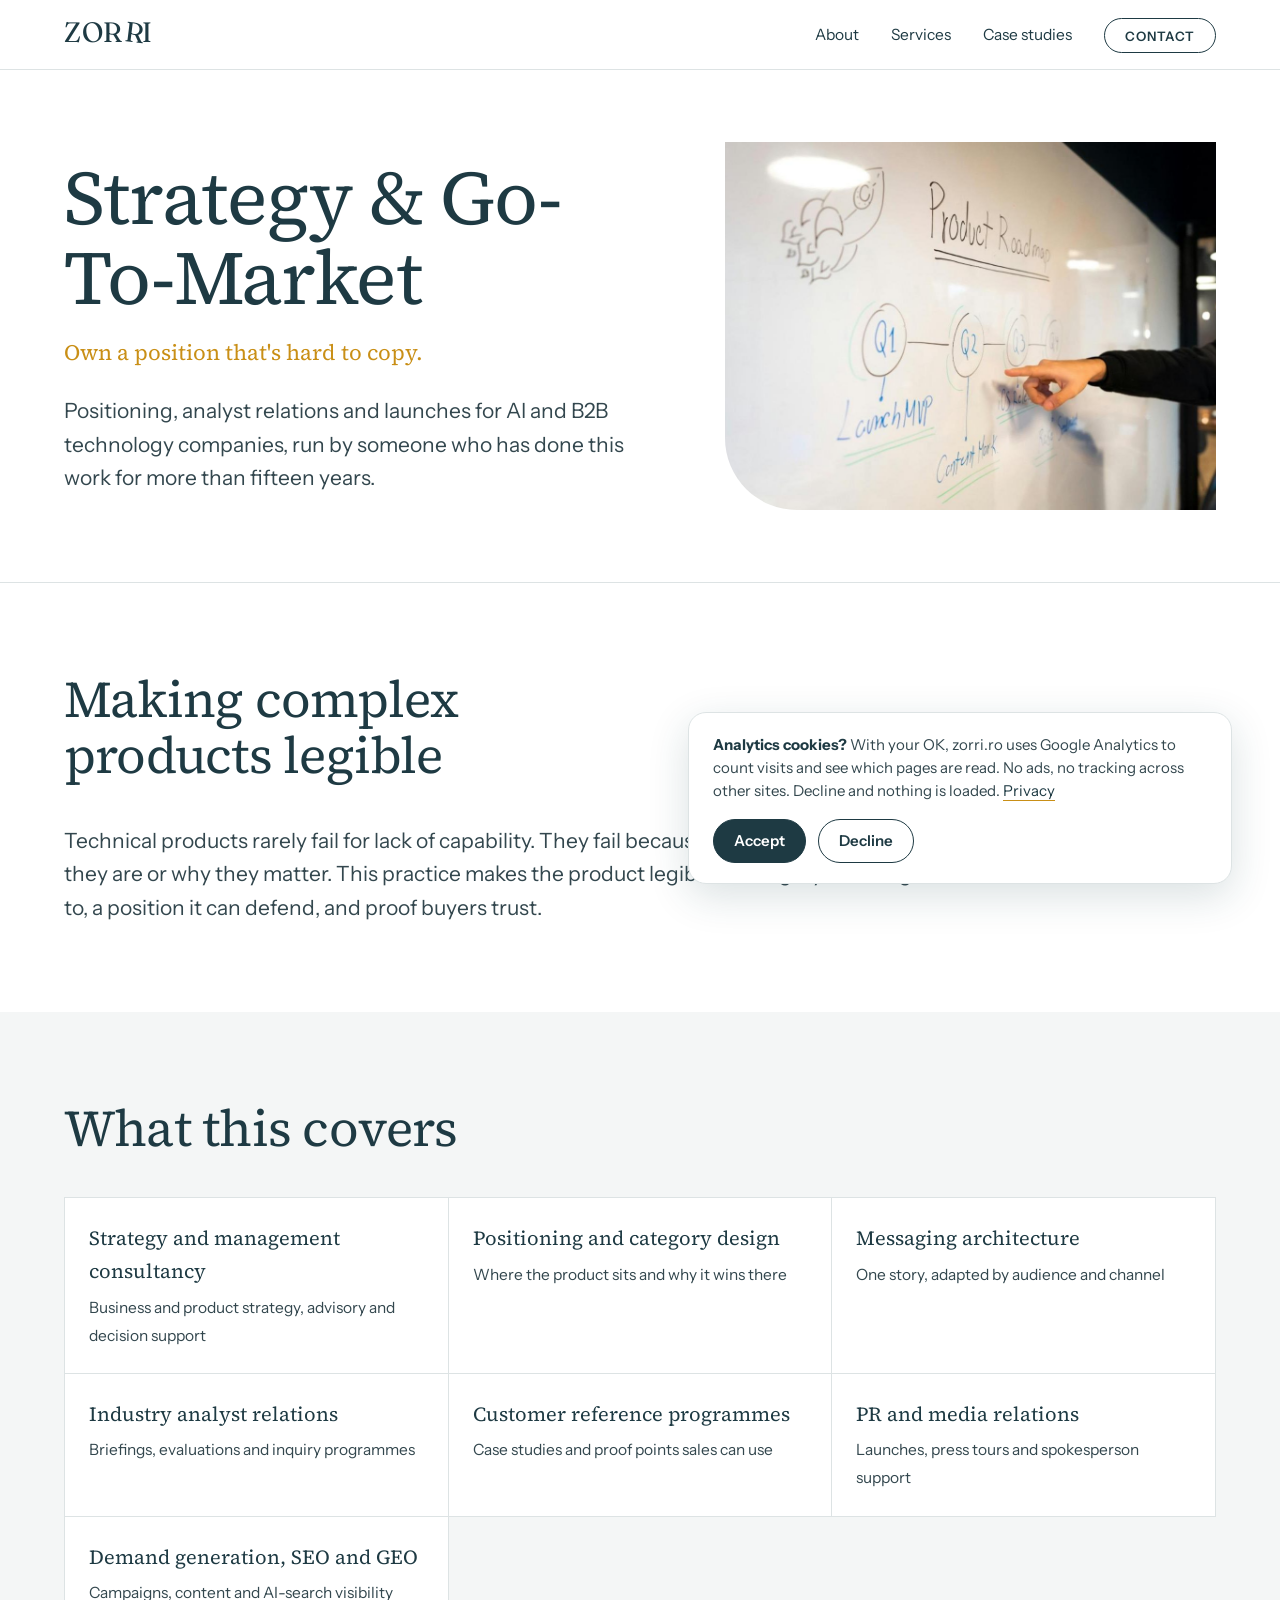
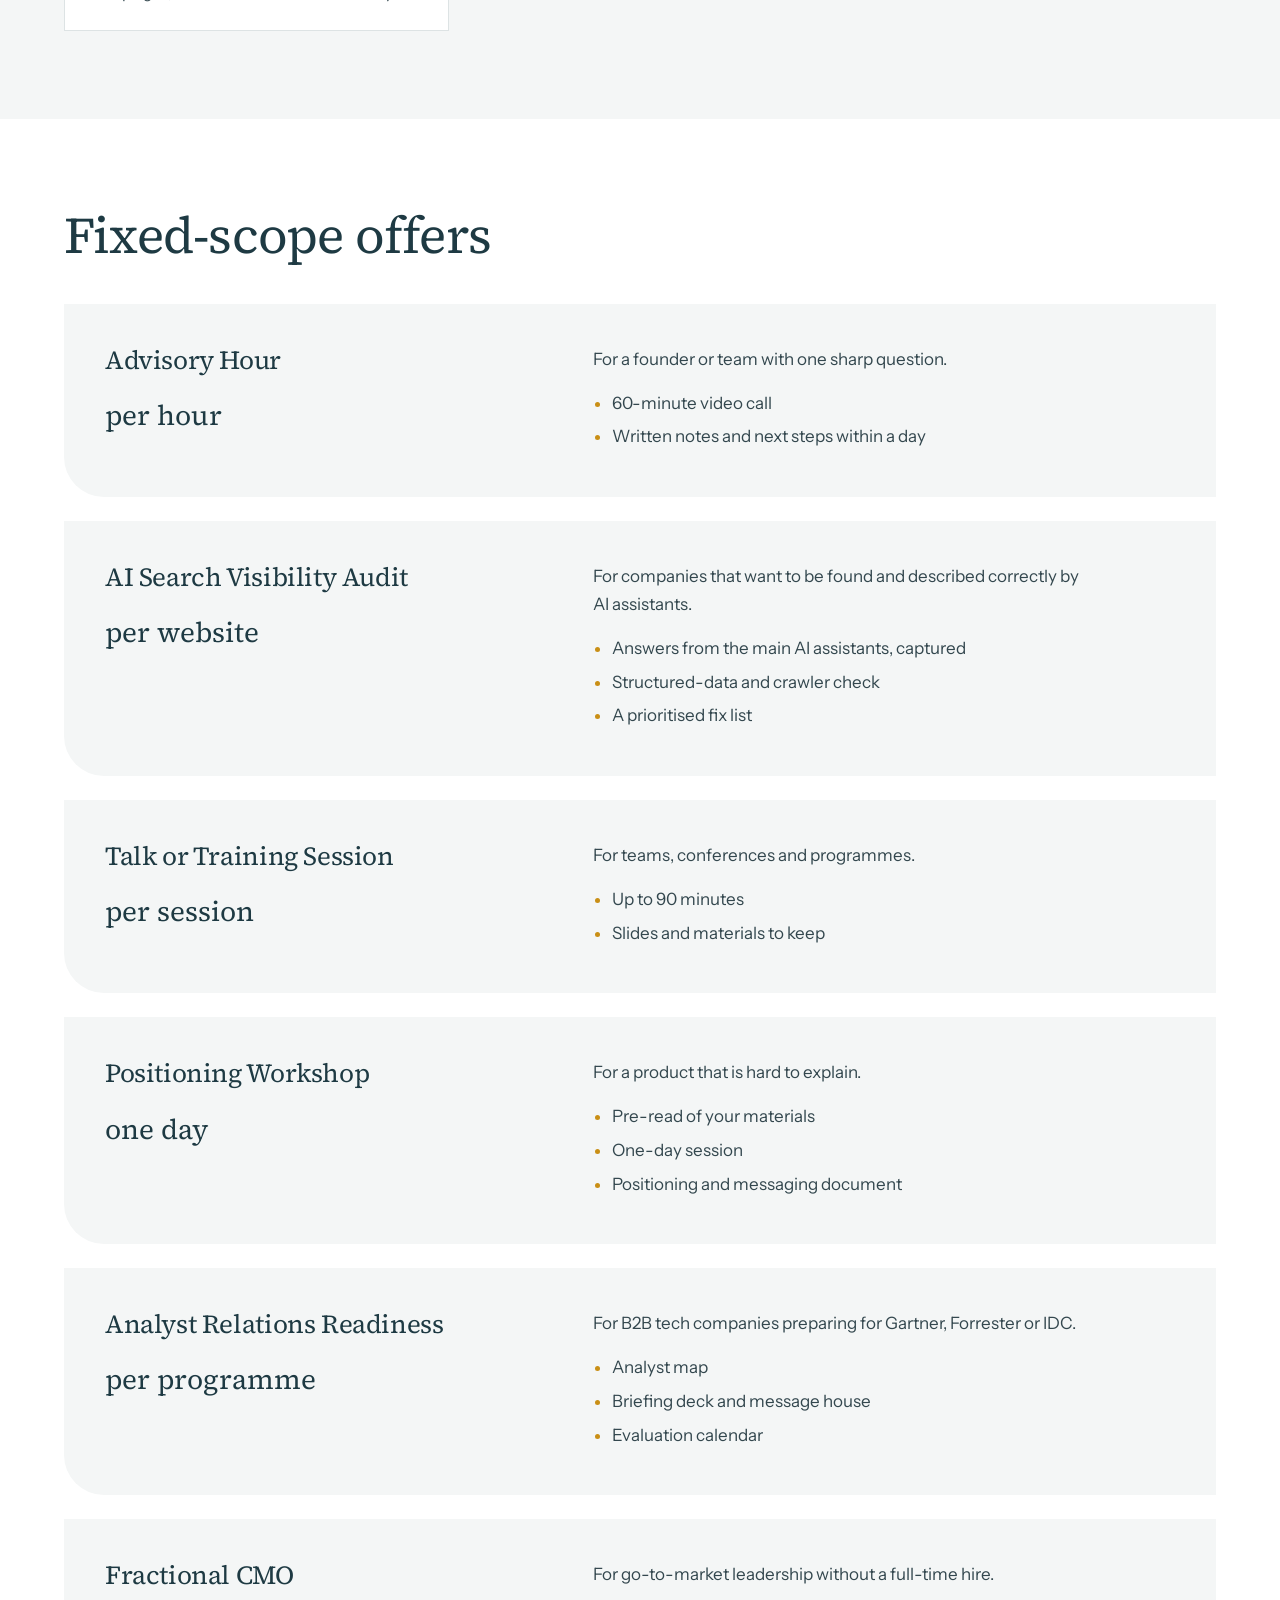
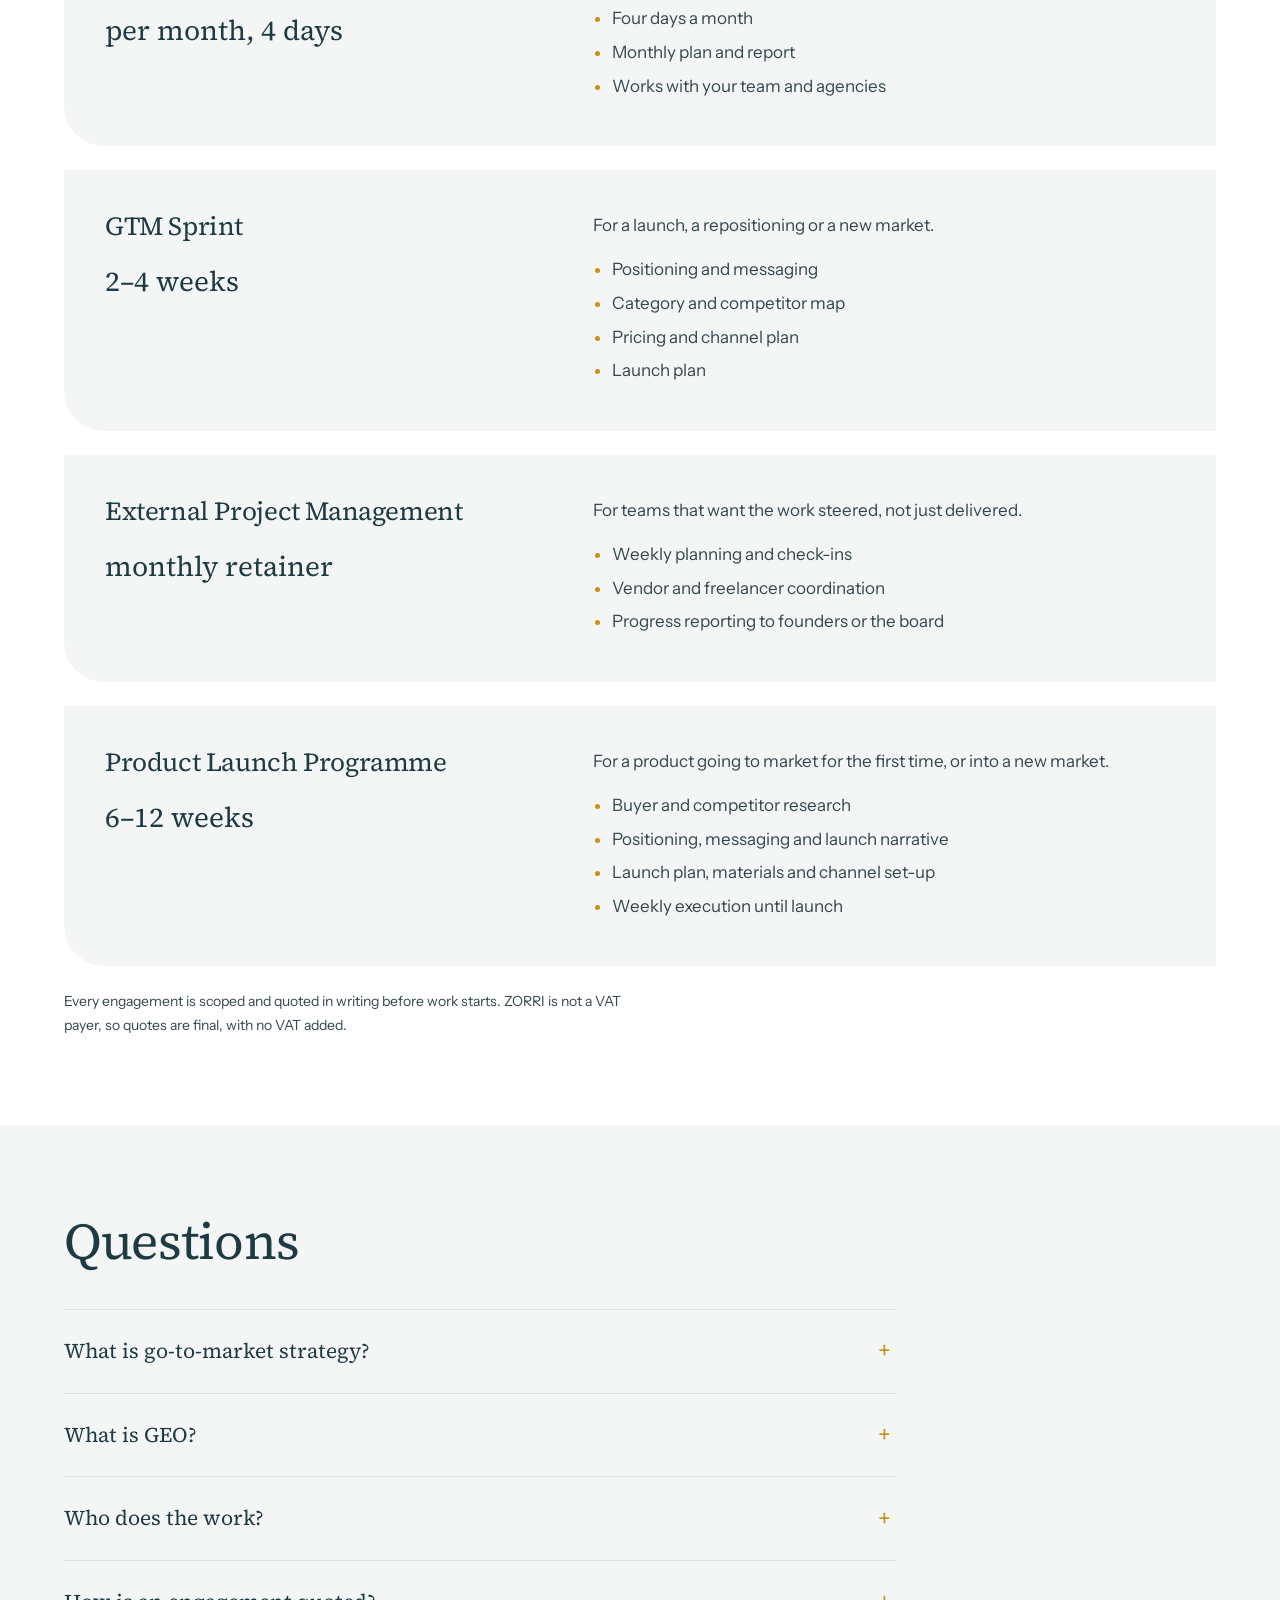
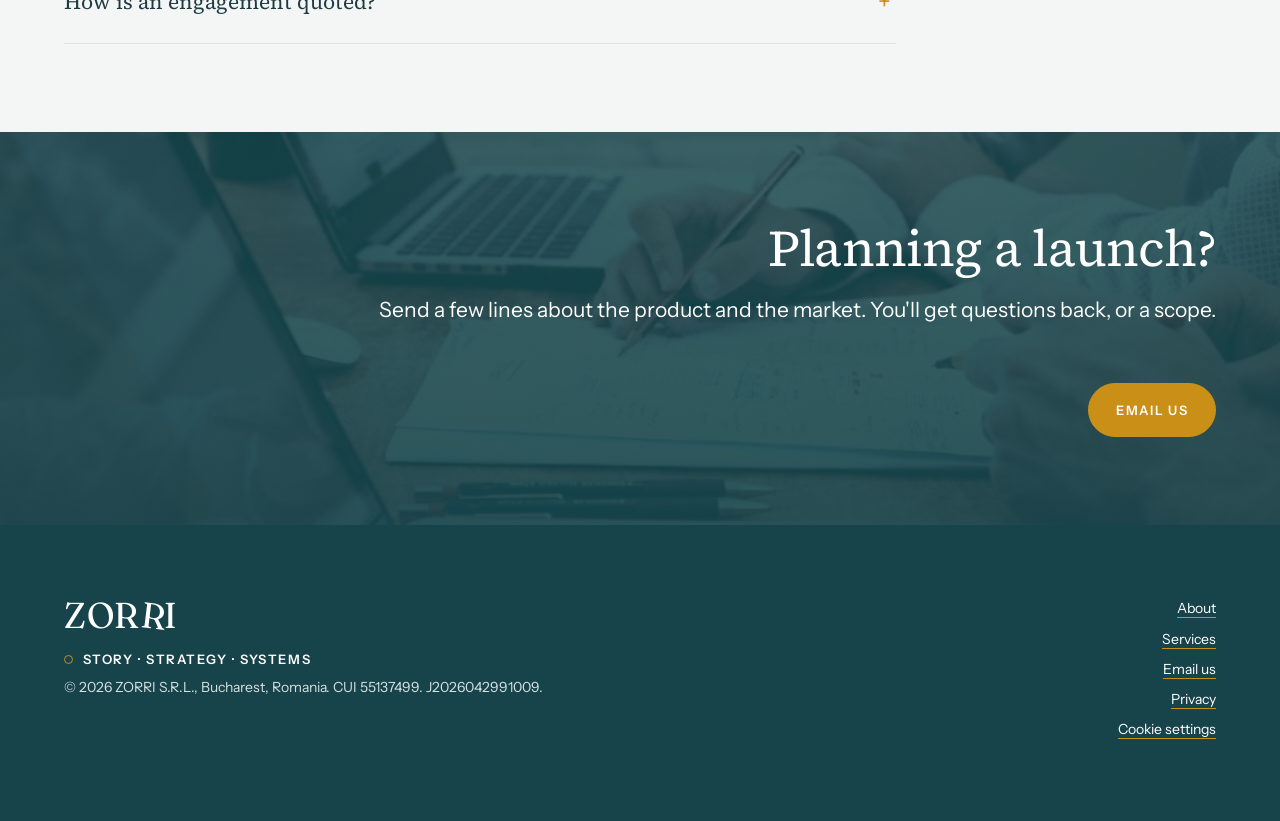
<file: go-to-market.html>
<!DOCTYPE html>
<!-- ZORRI /go-to-market — VERSION 4.4.0 -->
<!-- 4.4.0 (2026-11-25): Google Analytics (G-HQ5BXEPBLE) behind a consent banner via /assets/consent.js 1.0.0; nothing loads before Accept. Everything else unchanged from 4.3.0. -->
<!-- 4.3.0 (2026-11-23): added "Case studies" to the main nav. Everything else unchanged from 4.2.0. -->
<html lang="en">
<head>
<meta charset="utf-8">
<meta name="viewport" content="width=device-width, initial-scale=1">
<title>Strategy, advisory and go-to-market — ZORRI</title>
<meta name="description" content="AI search visibility (GEO) audits, positioning workshops, analyst relations readiness, GTM sprints and fractional go-to-market leadership for AI and B2B technology companies.">
<meta name="robots" content="index, follow, max-snippet:-1, max-image-preview:large">
<meta name="author" content="Ligia Adam, ZORRI S.R.L.">
<link rel="canonical" href="https://zorri.ro/go-to-market">
<link rel="alternate" type="text/plain" href="/llms.txt" title="LLM-readable summary">
<link rel="icon" href="/favicon.svg" type="image/svg+xml">
<link rel="apple-touch-icon" href="/assets/zorri-logo.png">
<meta name="theme-color" content="#ffffff">
<meta property="og:type" content="website">
<meta property="og:site_name" content="ZORRI">
<meta property="og:title" content="Strategy, advisory and go-to-market — ZORRI">
<meta property="og:description" content="AI search visibility (GEO) audits, positioning workshops, analyst relations readiness, GTM sprints and fractional go-to-market leadership for AI and B2B technology companies.">
<meta property="og:url" content="https://zorri.ro/go-to-market">
<meta property="og:image" content="https://zorri.ro/assets/og.png">
<meta property="og:image:width" content="1200">
<meta property="og:image:height" content="630">
<meta property="og:locale" content="en_GB">
<meta name="twitter:card" content="summary_large_image">
<link rel="preload" href="/assets/fonts/fraunces-latin-full-normal.woff2" as="font" type="font/woff2" crossorigin>
<link rel="preload" href="/assets/fonts/instrument-sans-latin-wght-normal.woff2" as="font" type="font/woff2" crossorigin>
<link rel="stylesheet" href="/assets/zorri.css">
<script type="application/ld+json">
{
 "@context": "https://schema.org",
 "@graph": [
  {
   "@type": [
    "Organization",
    "ProfessionalService"
   ],
   "@id": "https://zorri.ro/#org",
   "name": "ZORRI",
   "legalName": "ZORRI S.R.L.",
   "alternateName": "ZORRI SRL",
   "slogan": "Ideas, made happen.",
   "url": "https://zorri.ro/",
   "logo": "https://zorri.ro/assets/zorri-logo.png",
   "image": "https://zorri.ro/assets/og.png",
   "email": "hello@zorri.ro",
   "description": "ZORRI is a studio at the intersection of AI systems design, B2B marketing and strategy, based in Bucharest, Romania. It designs and governs AI systems, delivers market intelligence, research and consulting (including EU funding support and EU pay transparency readiness), and takes AI and B2B technology products to market. ZORRI builds and operates ReLoop.me.",
   "taxID": "55137499",
   "identifier": [
    {
     "@type": "PropertyValue",
     "propertyID": "CUI",
     "value": "55137499"
    },
    {
     "@type": "PropertyValue",
     "propertyID": "Trade Register number",
     "value": "J2026042991009"
    },
    {
     "@type": "PropertyValue",
     "propertyID": "EUID",
     "value": "ROONRC.J2026042991009"
    },
    {
     "@type": "PropertyValue",
     "propertyID": "EU PIC",
     "value": "860469832"
    }
   ],
   "foundingDate": "2026",
   "address": {
    "@type": "PostalAddress",
    "addressLocality": "Bucharest",
    "addressCountry": "RO"
   },
   "areaServed": "European Union",
   "knowsLanguage": [
    "en",
    "ro"
   ],
   "founder": {
    "@id": "https://zorri.ro/about#ligia-adam"
   },
   "owns": {
    "@id": "https://reloop.me/#product"
   },
   "sameAs": [
    "https://reloop.me"
   ],
   "knowsAbout": [
    "AI orchestration",
    "LLM evaluation",
    "AI governance",
    "EU AI Act",
    "EU Pay Transparency Directive 2023/970",
    "GDPR",
    "B2B go-to-market strategy",
    "positioning",
    "category design",
    "industry analyst relations",
    "customer reference programmes",
    "demand generation",
    "SEO and GEO",
    "EU funds project management",
    "labour-market intelligence",
    "skills-based hiring",
    "n8n",
    "LLM workflows",
    "market research",
    "EU funding applications"
   ]
  },
  {
   "@type": "Person",
   "@id": "https://zorri.ro/about#ligia-adam",
   "name": "Ligia Adam",
   "jobTitle": "Founder, Company Administrator and Lead",
   "worksFor": {
    "@id": "https://zorri.ro/#org"
   },
   "description": "Manages and represents ZORRI; senior professional with 15+ years at the intersection of digital technology and communication. ZORRI also operates ReLoop.me, its own capability intelligence product, in public beta.",
   "url": "https://zorri.ro/about",
   "email": "hello@zorri.ro",
   "sameAs": [
    "https://www.linkedin.com/in/ligiaadam",
    "https://github.com/LigiaAdam"
   ],
   "nationality": "Romania",
   "homeLocation": {
    "@type": "Place",
    "name": "Bucharest, Romania"
   },
   "knowsLanguage": [
    "ro",
    "en",
    "fr"
   ],
   "alumniOf": {
    "@type": "CollegeOrUniversity",
    "name": "SNSPA, National University of Political Studies and Public Administration, Bucharest"
   },
   "award": [
    "Forbes 30 Under 30 Romania 2018 (CivicTech Romania team)",
    "Forbes Tech Top 100 Women Entrepreneurs in Europe to Follow 2018"
   ],
   "knowsAbout": [
    "AI orchestration",
    "LLM evaluation",
    "AI governance",
    "EU AI Act",
    "EU Pay Transparency Directive 2023/970",
    "GDPR",
    "B2B go-to-market strategy",
    "positioning",
    "category design",
    "industry analyst relations",
    "customer reference programmes",
    "demand generation",
    "SEO and GEO",
    "EU funds project management",
    "labour-market intelligence",
    "skills-based hiring"
   ]
  },
  {
   "@type": [
    "Product",
    "SoftwareApplication"
   ],
   "@id": "https://reloop.me/#product",
   "name": "ReLoop.me",
   "url": "https://reloop.me",
   "applicationCategory": "BusinessApplication",
   "operatingSystem": "Web",
   "brand": {
    "@id": "https://zorri.ro/#org"
   },
   "manufacturer": {
    "@id": "https://zorri.ro/#org"
   },
   "description": "Capability intelligence platform for nonlinear careers and skills-based hiring. Profile Intel reads a CV; Role Intel reads a job description. Built and operated by ZORRI S.R.L."
  },
  {
   "@type": "WebSite",
   "@id": "https://zorri.ro/#website",
   "url": "https://zorri.ro/",
   "name": "ZORRI",
   "publisher": {
    "@id": "https://zorri.ro/#org"
   },
   "inLanguage": "en"
  },
  {
   "@type": "WebPage",
   "@id": "https://zorri.ro/go-to-market#page",
   "url": "https://zorri.ro/go-to-market",
   "name": "Strategy, advisory and go-to-market — ZORRI",
   "description": "AI search visibility (GEO) audits, positioning workshops, analyst relations readiness, GTM sprints and fractional go-to-market leadership for AI and B2B technology companies.",
   "isPartOf": {
    "@id": "https://zorri.ro/#website"
   },
   "about": {
    "@id": "https://zorri.ro/#org"
   },
   "inLanguage": "en",
   "dateModified": "2026-11-09"
  },
  {
   "@type": "BreadcrumbList",
   "itemListElement": [
    {
     "@type": "ListItem",
     "position": 1,
     "name": "ZORRI",
     "item": "https://zorri.ro/"
    },
    {
     "@type": "ListItem",
     "position": 2,
     "name": "Strategy & Go-To-Market",
     "item": "https://zorri.ro/go-to-market"
    }
   ]
  },
  {
   "@type": "Service",
   "@id": "https://zorri.ro/go-to-market#service",
   "name": "B2B go-to-market & communications",
   "serviceType": "B2B go-to-market strategy and communications",
   "provider": {
    "@id": "https://zorri.ro/#org"
   },
   "areaServed": "European Union",
   "url": "https://zorri.ro/go-to-market",
   "description": "Positioning, category design, messaging, industry analyst relations, customer reference programmes, PR, demand generation, SEO and GEO for AI and B2B technology companies."
  },
  {
   "@type": "FAQPage",
   "@id": "https://zorri.ro/go-to-market#faq",
   "mainEntity": [
    {
     "@type": "Question",
     "name": "What is go-to-market strategy?",
     "acceptedAnswer": {
      "@type": "Answer",
      "text": "Go-to-market strategy is the plan for how a product reaches and wins its buyers: who they are, what problem it solves for them, how it is positioned and priced, and which channels carry it."
     }
    },
    {
     "@type": "Question",
     "name": "What is GEO?",
     "acceptedAnswer": {
      "@type": "Answer",
      "text": "GEO, generative engine optimisation, is the work of making sure AI assistants such as ChatGPT, Claude, Perplexity and Google's AI answers find, understand and correctly describe your company."
     }
    },
    {
     "@type": "Question",
     "name": "Who does the work?",
     "acceptedAnswer": {
      "@type": "Answer",
      "text": "Ligia Adam: more than 15 years in B2B technology go-to-market, including global enterprise marketing and analyst relations at Bitdefender and country marketing at Lenovo."
     }
    },
    {
     "@type": "Question",
     "name": "How is an engagement quoted?",
     "acceptedAnswer": {
      "@type": "Answer",
      "text": "Every engagement is scoped and quoted in writing before work starts. ZORRI is not a VAT payer, so quotes are final, with no VAT added."
     }
    }
   ]
  }
 ]
}
</script>
<script src="/assets/consent.js" defer></script>
</head>
<body>
<a class="skip" href="#main">Skip to content</a>
<header class="site-header">
 <div class="wrap">
  <a class="brand" href="/" aria-label="ZORRI home"><span class="wm">ZOR<span class="tilt">R</span>I</span></a>
  <nav class="site-nav" aria-label="Main"><ul><li><a href="/about">About</a></li><li><a href="/services">Services</a></li><li><a href="/case-studies/">Case studies</a></li><li><a href="/#contact">Contact</a></li></ul></nav>
 </div>
</header>
<main id="main">
<div class="page-head">
 <div class="wrap ph-grid">
 <div class="ph-text">
  <p class="label">Practice</p>
  <h1>Strategy &amp; Go-To-Market</h1>
  <p class="line">Own a position that's hard to copy.</p>
  <p class="lead">Positioning, analyst relations and launches for AI and B2B technology companies, run by someone who has done this work for more than fifteen years.</p>
 </div>
 <figure class="ph-img"><img src="/assets/img/gtm.jpg" alt="Product roadmap on a whiteboard" width="1200" height="800"></figure>
 </div>
</div>

<section class="section block-white" aria-labelledby="def-h">
 <div class="wrap">
  <div class="section-head">
   <h2 id="def-h">Making complex products legible</h2>
  </div>
  <p class="lead">Technical products rarely fail for lack of capability. They fail because buyers can't tell what they are or why they matter. This practice makes the product legible: a category it belongs to, a position it can defend, and proof buyers trust.</p>
 </div>
</section>

<section class="section block-panel" aria-labelledby="covers-h">
 <div class="wrap">
  <div class="section-head">
   <h2 id="covers-h">What this covers</h2>
  </div>
  <ul class="covers"><li><strong>Strategy and management consultancy</strong><span>Business and product strategy, advisory and decision support</span></li><li><strong>Positioning and category design</strong><span>Where the product sits and why it wins there</span></li><li><strong>Messaging architecture</strong><span>One story, adapted by audience and channel</span></li><li><strong>Industry analyst relations</strong><span>Briefings, evaluations and inquiry programmes</span></li><li><strong>Customer reference programmes</strong><span>Case studies and proof points sales can use</span></li><li><strong>PR and media relations</strong><span>Launches, press tours and spokesperson support</span></li><li><strong>Demand generation, SEO and GEO</strong><span>Campaigns, content and AI-search visibility</span></li></ul>
 </div>
</section>

<section class="section block-white" aria-labelledby="offers-h">
 <div class="wrap">
  <div class="section-head">
   <h2 id="offers-h">Fixed-scope offers</h2>
  </div>
  <div class="offers">
  <article class="offer chip p-all" id="advisory-hour">
   <div>
    <h3>Advisory Hour</h3>
    <div class="terms"><strong>per hour</strong></div>
   </div>
   <div>
    <p>For a founder or team with one sharp question.</p>
    <ul><li>60-minute video call</li><li>Written notes and next steps within a day</li></ul>
   </div>
  </article>
  <article class="offer chip p-gtm" id="geo-audit">
   <div>
    <h3>AI Search Visibility Audit</h3>
    <div class="terms"><strong>per website</strong></div>
   </div>
   <div>
    <p>For companies that want to be found and described correctly by AI assistants.</p>
    <ul><li>Answers from the main AI assistants, captured</li><li>Structured-data and crawler check</li><li>A prioritised fix list</li></ul>
   </div>
  </article>
  <article class="offer chip p-all" id="talk">
   <div>
    <h3>Talk or Training Session</h3>
    <div class="terms"><strong>per session</strong></div>
   </div>
   <div>
    <p>For teams, conferences and programmes.</p>
    <ul><li>Up to 90 minutes</li><li>Slides and materials to keep</li></ul>
   </div>
  </article>
  <article class="offer chip p-gtm" id="positioning">
   <div>
    <h3>Positioning Workshop</h3>
    <div class="terms"><strong>one day</strong></div>
   </div>
   <div>
    <p>For a product that is hard to explain.</p>
    <ul><li>Pre-read of your materials</li><li>One-day session</li><li>Positioning and messaging document</li></ul>
   </div>
  </article>
  <article class="offer chip p-gtm" id="ar-readiness">
   <div>
    <h3>Analyst Relations Readiness</h3>
    <div class="terms"><strong>per programme</strong></div>
   </div>
   <div>
    <p>For B2B tech companies preparing for Gartner, Forrester or IDC.</p>
    <ul><li>Analyst map</li><li>Briefing deck and message house</li><li>Evaluation calendar</li></ul>
   </div>
  </article>
  <article class="offer chip p-gtm" id="fractional">
   <div>
    <h3>Fractional CMO</h3>
    <div class="terms"><strong>per month, 4 days</strong></div>
   </div>
   <div>
    <p>For go-to-market leadership without a full-time hire.</p>
    <ul><li>Four days a month</li><li>Monthly plan and report</li><li>Works with your team and agencies</li></ul>
   </div>
  </article>
  <article class="offer chip p-gtm" id="gtm-sprint">
   <div>
    <h3>GTM Sprint</h3>
    <div class="terms"><strong>2–4 weeks</strong></div>
   </div>
   <div>
    <p>For a launch, a repositioning or a new market.</p>
    <ul><li>Positioning and messaging</li><li>Category and competitor map</li><li>Pricing and channel plan</li><li>Launch plan</li></ul>
   </div>
  </article>
  <article class="offer chip p-all" id="external-pm">
   <div>
    <h3>External Project Management</h3>
    <div class="terms"><strong>monthly retainer</strong></div>
   </div>
   <div>
    <p>For teams that want the work steered, not just delivered.</p>
    <ul><li>Weekly planning and check-ins</li><li>Vendor and freelancer coordination</li><li>Progress reporting to founders or the board</li></ul>
   </div>
  </article>
  <article class="offer chip p-gtm" id="launch-programme">
   <div>
    <h3>Product Launch Programme</h3>
    <div class="terms"><strong>6–12 weeks</strong></div>
   </div>
   <div>
    <p>For a product going to market for the first time, or into a new market.</p>
    <ul><li>Buyer and competitor research</li><li>Positioning, messaging and launch narrative</li><li>Launch plan, materials and channel set-up</li><li>Weekly execution until launch</li></ul>
   </div>
  </article>
  </div>
  <p class="note">Every engagement is scoped and quoted in writing before work starts. ZORRI is not a VAT payer, so quotes are final, with no VAT added.</p>
 </div>
</section>

<section class="section block-panel" aria-labelledby="faq-h">
 <div class="wrap">
  <div class="section-head">
   <h2 id="faq-h">Questions</h2>
  </div>
  <div class="faq">
  <details>
   <summary>What is go-to-market strategy?</summary>
   <div><p>Go-to-market strategy is the plan for how a product reaches and wins its buyers: who they are, what problem it solves for them, how it is positioned and priced, and which channels carry it.</p></div>
  </details>
  <details>
   <summary>What is GEO?</summary>
   <div><p>GEO, generative engine optimisation, is the work of making sure AI assistants such as ChatGPT, Claude, Perplexity and Google&#x27;s AI answers find, understand and correctly describe your company.</p></div>
  </details>
  <details>
   <summary>Who does the work?</summary>
   <div><p>Ligia Adam: more than 15 years in B2B technology go-to-market, including global enterprise marketing and analyst relations at Bitdefender and country marketing at Lenovo.</p></div>
  </details>
  <details>
   <summary>How is an engagement quoted?</summary>
   <div><p>Every engagement is scoped and quoted in writing before work starts. ZORRI is not a VAT payer, so quotes are final, with no VAT added.</p></div>
  </details>
  </div>
 </div>
</section>

<section class="contact" id="contact" aria-labelledby="contact-h">
 <div class="wrap">
  <h2 id="contact-h">Planning a launch?</h2>
  <p>Send a few lines about the product and the market. You'll get questions back, or a scope.</p>
  <a class="button" href="#contact" data-mail="Go-to-market">Email us</a>
 </div>
</section>
</main>
<footer class="site-footer">
 <div class="wrap">
  <div>
   <span class="wm" aria-hidden="true">ZOR<span class="tilt">R</span>I</span>
   <p class="descriptor">Story · Strategy · Systems</p>
   <p>© 2026 ZORRI S.R.L., Bucharest, Romania. CUI 55137499. J2026042991009.</p>
  </div>
  <ul>
   <li><a href="/about">About</a></li>
   <li><a href="/services">Services</a></li>
   <li><a href="/#contact" data-mail="">Email us</a></li>
  </ul>
 </div>
</footer>
<script>
(function(){var d="zorri"+"."+"ro";document.querySelectorAll("a[data-mail]").forEach(function(a){var u=a.getAttribute("data-mail-user")||"hello",s=a.getAttribute("data-mail");a.href="mai"+"lto:"+u+"@"+d+(s?"?subject="+encodeURIComponent(s):"");});})();
</script>
</body>
</html>
<!-- ZORRI /go-to-market — VERSION 4.4.0 END -->
</file>
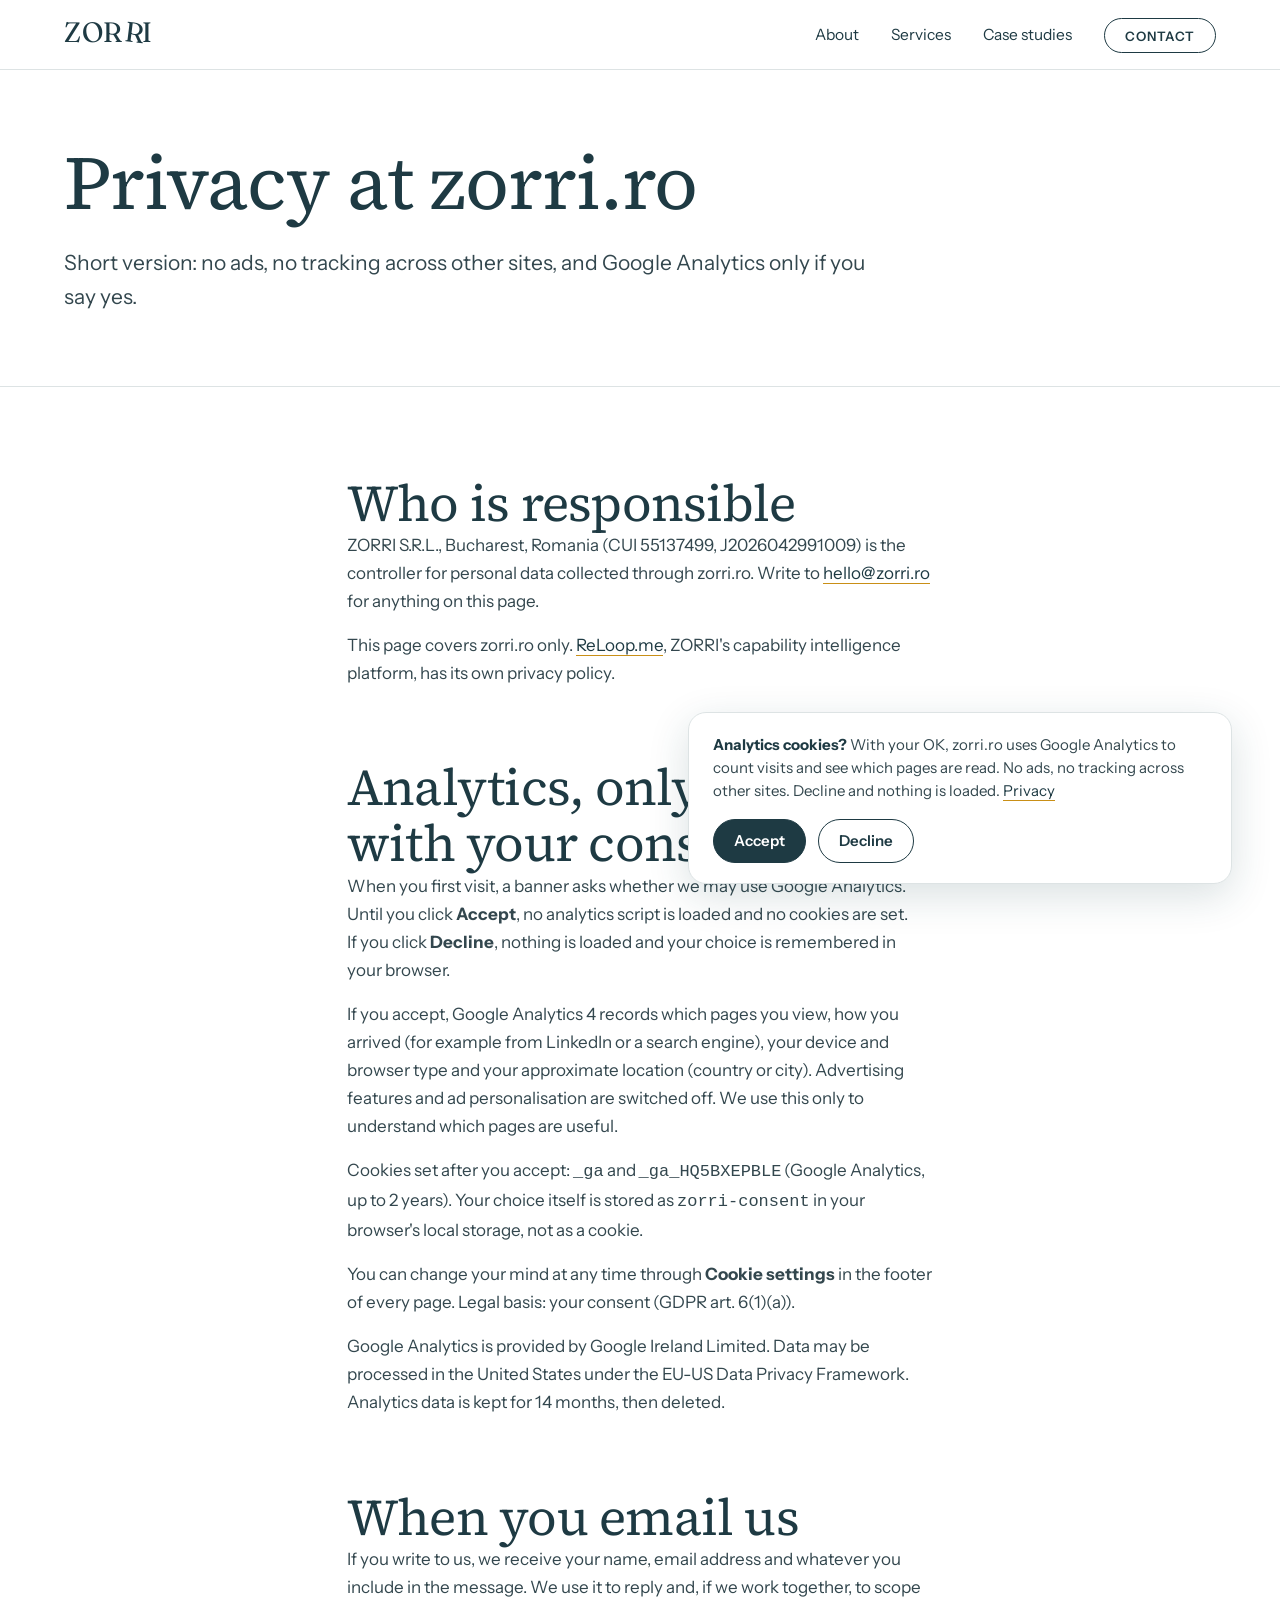
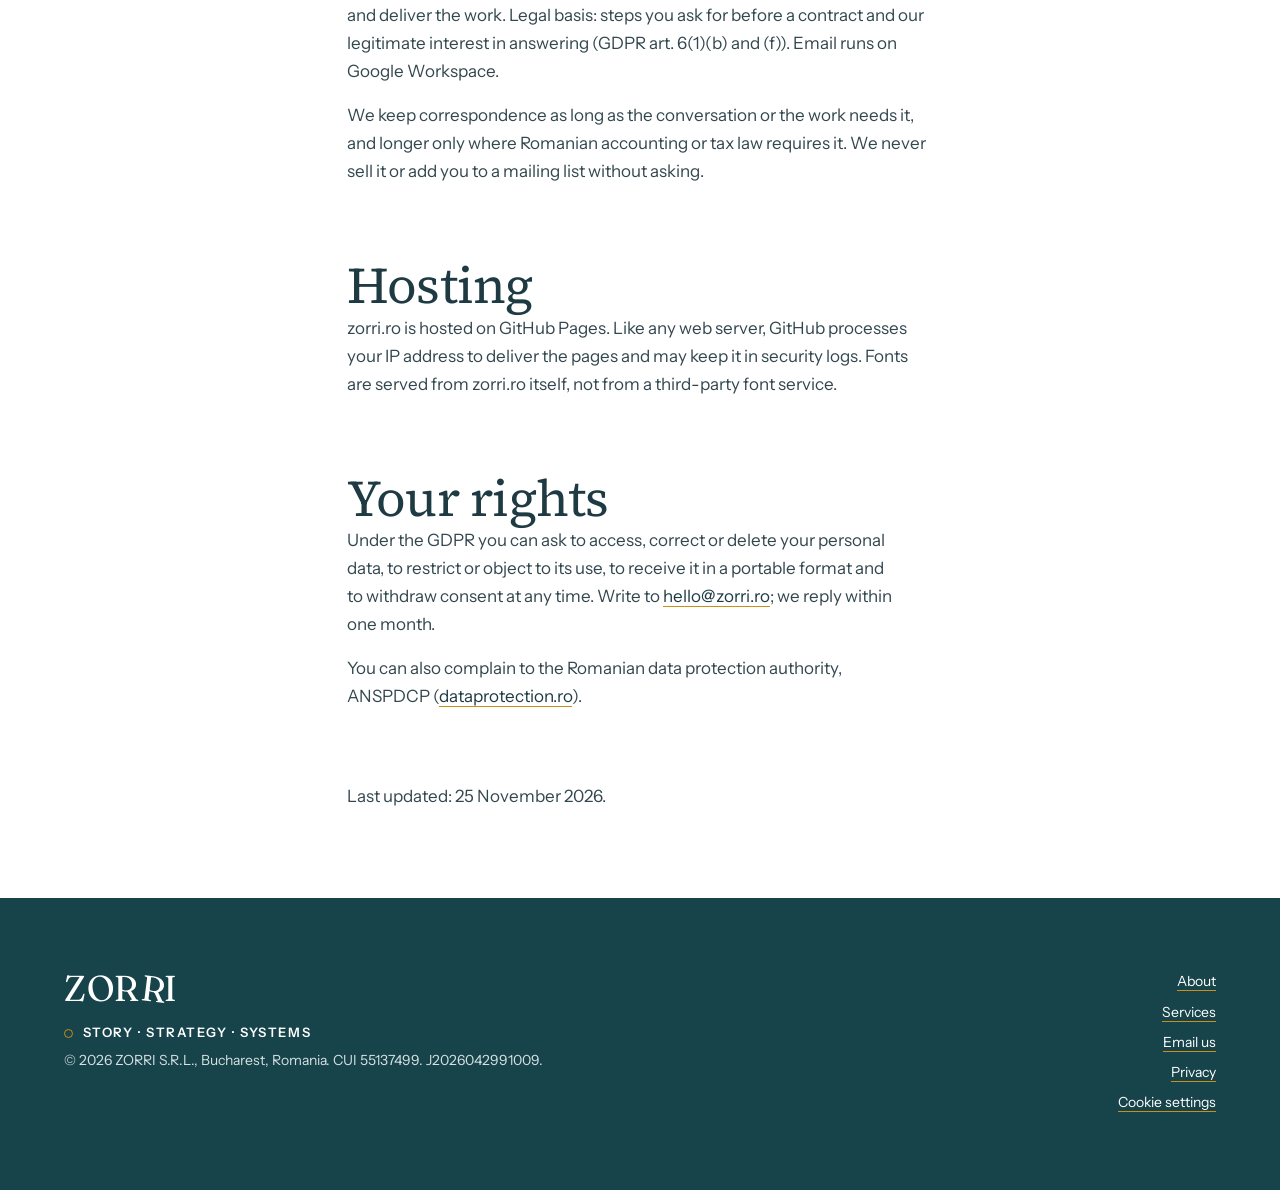
<file: privacy.html>
<!DOCTYPE html>
<!-- ZORRI /privacy — VERSION 1.0.0 -->
<!-- 1.0.0 (2026-11-25): first version. Covers consent-gated Google Analytics (consent.js), email, GitHub Pages hosting, GDPR rights, ANSPDCP. JSON-LD: Organization, WebPage, FAQPage. -->
<html lang="en">
<head>
<meta charset="utf-8">
<meta name="viewport" content="width=device-width, initial-scale=1">
<title>Privacy — ZORRI</title>
<meta name="description" content="How zorri.ro handles personal data: Google Analytics only with your consent, emails you send us, hosting, your GDPR rights and how to reach ZORRI S.R.L.">
<meta name="robots" content="index, follow">
<meta name="author" content="Ligia Adam, ZORRI S.R.L.">
<link rel="canonical" href="https://zorri.ro/privacy">
<link rel="alternate" type="text/plain" href="/llms.txt" title="LLM-readable summary">
<link rel="icon" href="/favicon.svg" type="image/svg+xml">
<link rel="apple-touch-icon" href="/assets/zorri-logo.png">
<meta name="theme-color" content="#ffffff">
<meta property="og:type" content="website">
<meta property="og:site_name" content="ZORRI">
<meta property="og:title" content="Privacy — ZORRI">
<meta property="og:description" content="Google Analytics only with your consent, no ads, no tracking across other sites. Your GDPR rights and how to reach us.">
<meta property="og:url" content="https://zorri.ro/privacy">
<meta property="og:image" content="https://zorri.ro/assets/og.png">
<meta property="og:image:width" content="1200">
<meta property="og:image:height" content="630">
<meta property="og:locale" content="en_GB">
<meta name="twitter:card" content="summary_large_image">
<link rel="preload" href="/assets/fonts/fraunces-latin-full-normal.woff2" as="font" type="font/woff2" crossorigin>
<link rel="preload" href="/assets/fonts/instrument-sans-latin-wght-normal.woff2" as="font" type="font/woff2" crossorigin>
<link rel="stylesheet" href="/assets/zorri.css">
<script type="application/ld+json">
{
 "@context": "https://schema.org",
 "@graph": [
  {
   "@type": ["Organization", "ProfessionalService"],
   "@id": "https://zorri.ro/#org",
   "name": "ZORRI",
   "legalName": "ZORRI S.R.L.",
   "url": "https://zorri.ro/",
   "email": "hello@zorri.ro",
   "taxID": "55137499",
   "address": { "@type": "PostalAddress", "addressLocality": "Bucharest", "addressCountry": "RO" },
   "owns": { "@id": "https://reloop.me/#product" }
  },
  {
   "@type": "WebPage",
   "@id": "https://zorri.ro/privacy#page",
   "url": "https://zorri.ro/privacy",
   "name": "Privacy",
   "description": "How zorri.ro handles personal data: analytics only with consent, emails, hosting, GDPR rights.",
   "inLanguage": "en",
   "dateModified": "2026-11-25",
   "isPartOf": { "@type": "WebSite", "@id": "https://zorri.ro/#website", "url": "https://zorri.ro/", "name": "ZORRI" },
   "publisher": { "@id": "https://zorri.ro/#org" }
  },
  {
   "@type": "FAQPage",
   "@id": "https://zorri.ro/privacy#faq",
   "mainEntity": [
    { "@type": "Question", "name": "Does zorri.ro use cookies?", "acceptedAnswer": { "@type": "Answer", "text": "Only Google Analytics cookies, and only after you click Accept in the banner. Decline and nothing is loaded. You can change your choice any time via Cookie settings in the footer." } },
    { "@type": "Question", "name": "Who is responsible for my data on zorri.ro?", "acceptedAnswer": { "@type": "Answer", "text": "ZORRI S.R.L., Bucharest, Romania (CUI 55137499). Contact: hello@zorri.ro." } },
    { "@type": "Question", "name": "Does this policy cover ReLoop.me?", "acceptedAnswer": { "@type": "Answer", "text": "No. ReLoop.me, ZORRI's capability intelligence platform, has its own privacy policy on reloop.me." } }
   ]
  }
 ]
}
</script>
<script src="/assets/consent.js" defer></script>
</head>
<body>
<a class="skip" href="#main">Skip to content</a>
<header class="site-header">
 <div class="wrap">
  <a class="brand" href="/" aria-label="ZORRI home"><span class="wm">ZOR<span class="tilt">R</span>I</span></a>
  <nav class="site-nav" aria-label="Main"><ul><li><a href="/about">About</a></li><li><a href="/services">Services</a></li><li><a href="/case-studies/">Case studies</a></li><li><a href="/#contact">Contact</a></li></ul></nav>
 </div>
</header>
<main id="main">
<div class="page-head">
 <div class="wrap">
  <p class="label">Privacy</p>
  <h1>Privacy at zorri.ro</h1>
  <p class="lead">Short version: no ads, no tracking across other sites, and Google Analytics only if you say yes.</p>
 </div>
</div>

<section class="section block-white" aria-labelledby="who-h">
 <div class="wrap" style="max-width:var(--measure)">
  <h2 id="who-h">Who is responsible</h2>
  <p>ZORRI S.R.L., Bucharest, Romania (CUI 55137499, J2026042991009) is the controller for personal data collected through zorri.ro. Write to <a href="#contact" data-mail="Privacy">hello@zorri.ro</a> for anything on this page.</p>
  <p>This page covers zorri.ro only. <a href="https://www.reloop.me/">ReLoop.me</a>, ZORRI's capability intelligence platform, has its own privacy policy.</p>

  <h2 id="analytics-h" style="margin-top:var(--s5)">Analytics, only with your consent</h2>
  <p>When you first visit, a banner asks whether we may use Google Analytics. Until you click <strong>Accept</strong>, no analytics script is loaded and no cookies are set. If you click <strong>Decline</strong>, nothing is loaded and your choice is remembered in your browser.</p>
  <p>If you accept, Google Analytics 4 records which pages you view, how you arrived (for example from LinkedIn or a search engine), your device and browser type and your approximate location (country or city). Advertising features and ad personalisation are switched off. We use this only to understand which pages are useful.</p>
  <p>Cookies set after you accept: <code>_ga</code> and <code>_ga_HQ5BXEPBLE</code> (Google Analytics, up to 2 years). Your choice itself is stored as <code>zorri-consent</code> in your browser's local storage, not as a cookie.</p>
  <p>You can change your mind at any time through <strong>Cookie settings</strong> in the footer of every page. Legal basis: your consent (GDPR art. 6(1)(a)).</p>
  <p>Google Analytics is provided by Google Ireland Limited. Data may be processed in the United States under the EU-US Data Privacy Framework. Analytics data is kept for 14 months, then deleted.</p>

  <h2 id="email-h" style="margin-top:var(--s5)">When you email us</h2>
  <p>If you write to us, we receive your name, email address and whatever you include in the message. We use it to reply and, if we work together, to scope and deliver the work. Legal basis: steps you ask for before a contract and our legitimate interest in answering (GDPR art. 6(1)(b) and (f)). Email runs on Google Workspace.</p>
  <p>We keep correspondence as long as the conversation or the work needs it, and longer only where Romanian accounting or tax law requires it. We never sell it or add you to a mailing list without asking.</p>

  <h2 id="hosting-h" style="margin-top:var(--s5)">Hosting</h2>
  <p>zorri.ro is hosted on GitHub Pages. Like any web server, GitHub processes your IP address to deliver the pages and may keep it in security logs. Fonts are served from zorri.ro itself, not from a third-party font service.</p>

  <h2 id="rights-h" style="margin-top:var(--s5)">Your rights</h2>
  <p>Under the GDPR you can ask to access, correct or delete your personal data, to restrict or object to its use, to receive it in a portable format and to withdraw consent at any time. Write to <a href="#contact" data-mail="Privacy request">hello@zorri.ro</a>; we reply within one month.</p>
  <p>You can also complain to the Romanian data protection authority, ANSPDCP (<a href="https://www.dataprotection.ro/">dataprotection.ro</a>).</p>

  <p class="muted" style="margin-top:var(--s5)">Last updated: <time datetime="2026-11-25">25 November 2026</time>.</p>
 </div>
</section>
</main>
<footer class="site-footer">
 <div class="wrap">
  <div>
   <span class="wm" aria-hidden="true">ZOR<span class="tilt">R</span>I</span>
   <p class="descriptor">Story · Strategy · Systems</p>
   <p>© 2026 ZORRI S.R.L., Bucharest, Romania. CUI 55137499. J2026042991009.</p>
  </div>
  <ul>
   <li><a href="/about">About</a></li>
   <li><a href="/services">Services</a></li>
   <li><a href="/#contact" data-mail="">Email us</a></li>
  </ul>
 </div>
</footer>
<script>
(function(){var d="zorri"+"."+"ro";document.querySelectorAll("a[data-mail]").forEach(function(a){var u=a.getAttribute("data-mail-user")||"hello",s=a.getAttribute("data-mail");a.href="mai"+"lto:"+u+"@"+d+(s?"?subject="+encodeURIComponent(s):"");});})();
</script>
</body>
</html>
<!-- ZORRI /privacy — VERSION 1.0.0 END -->
</file>
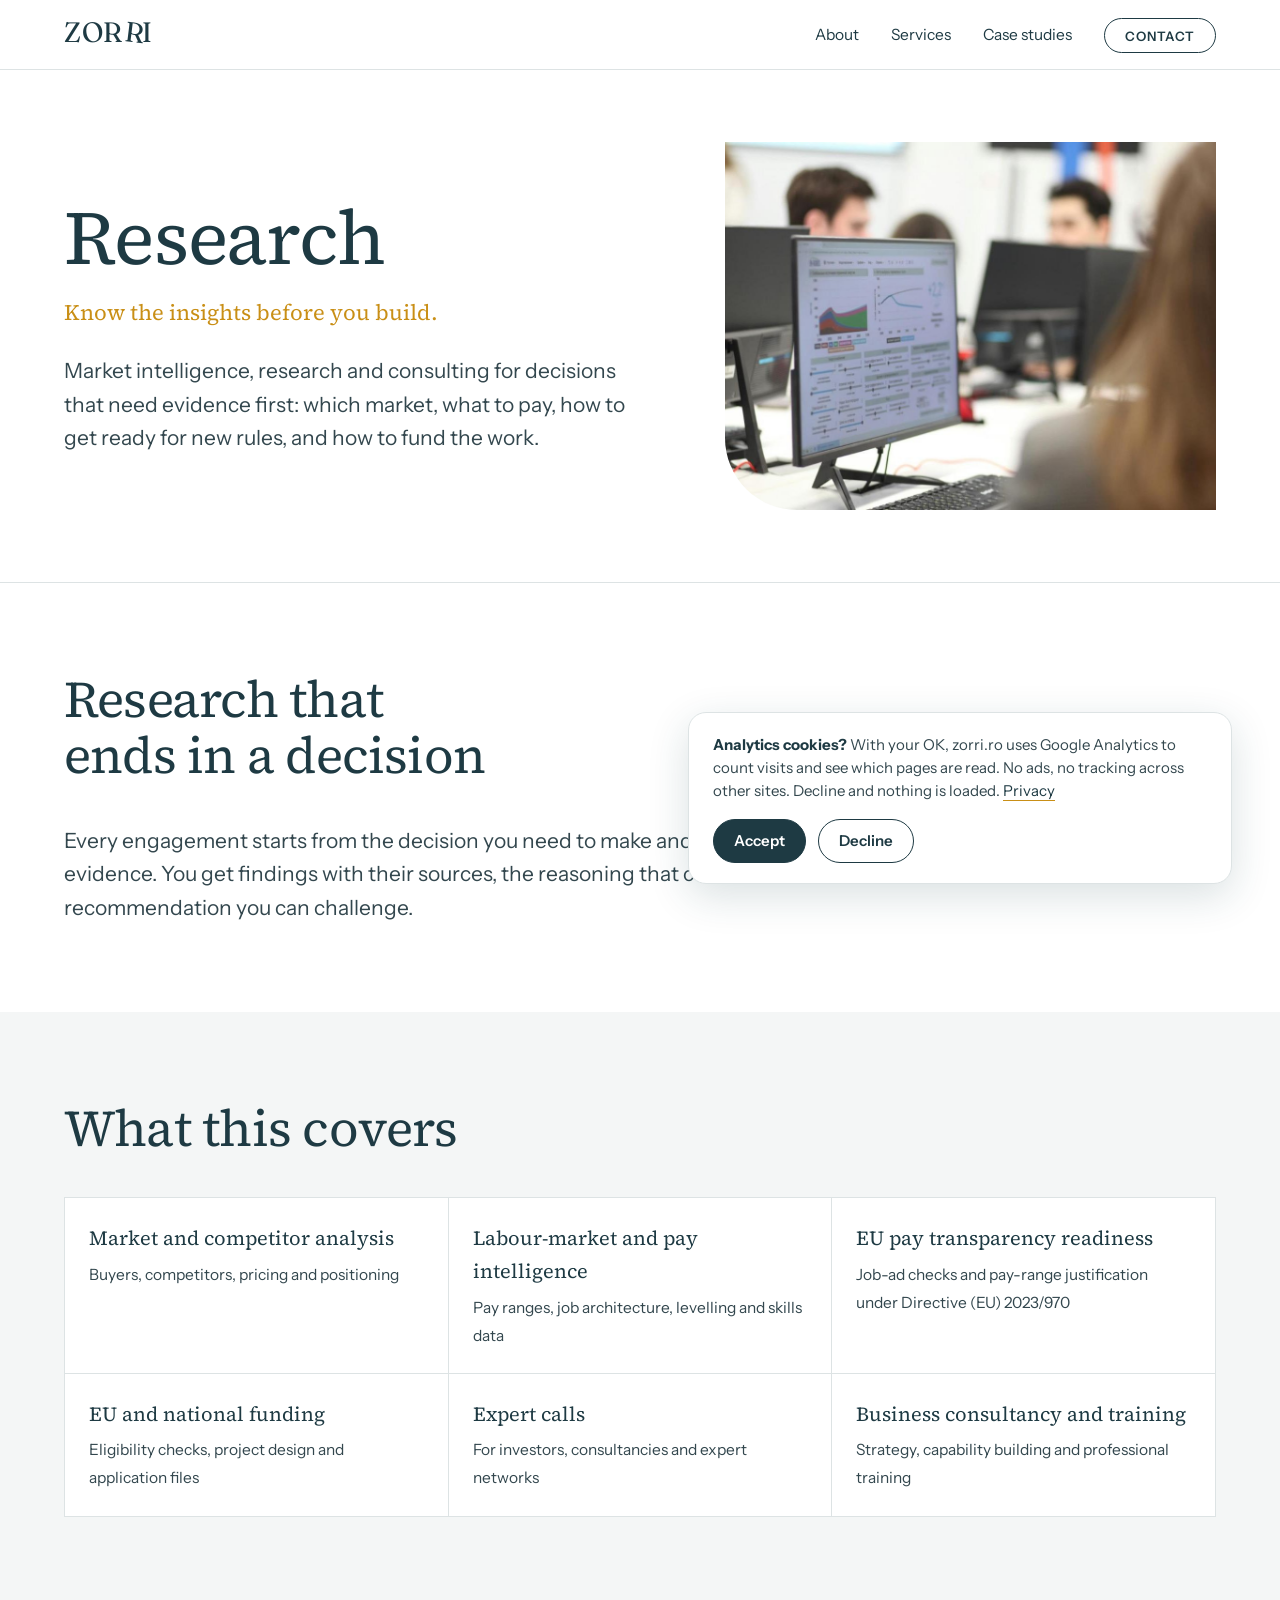
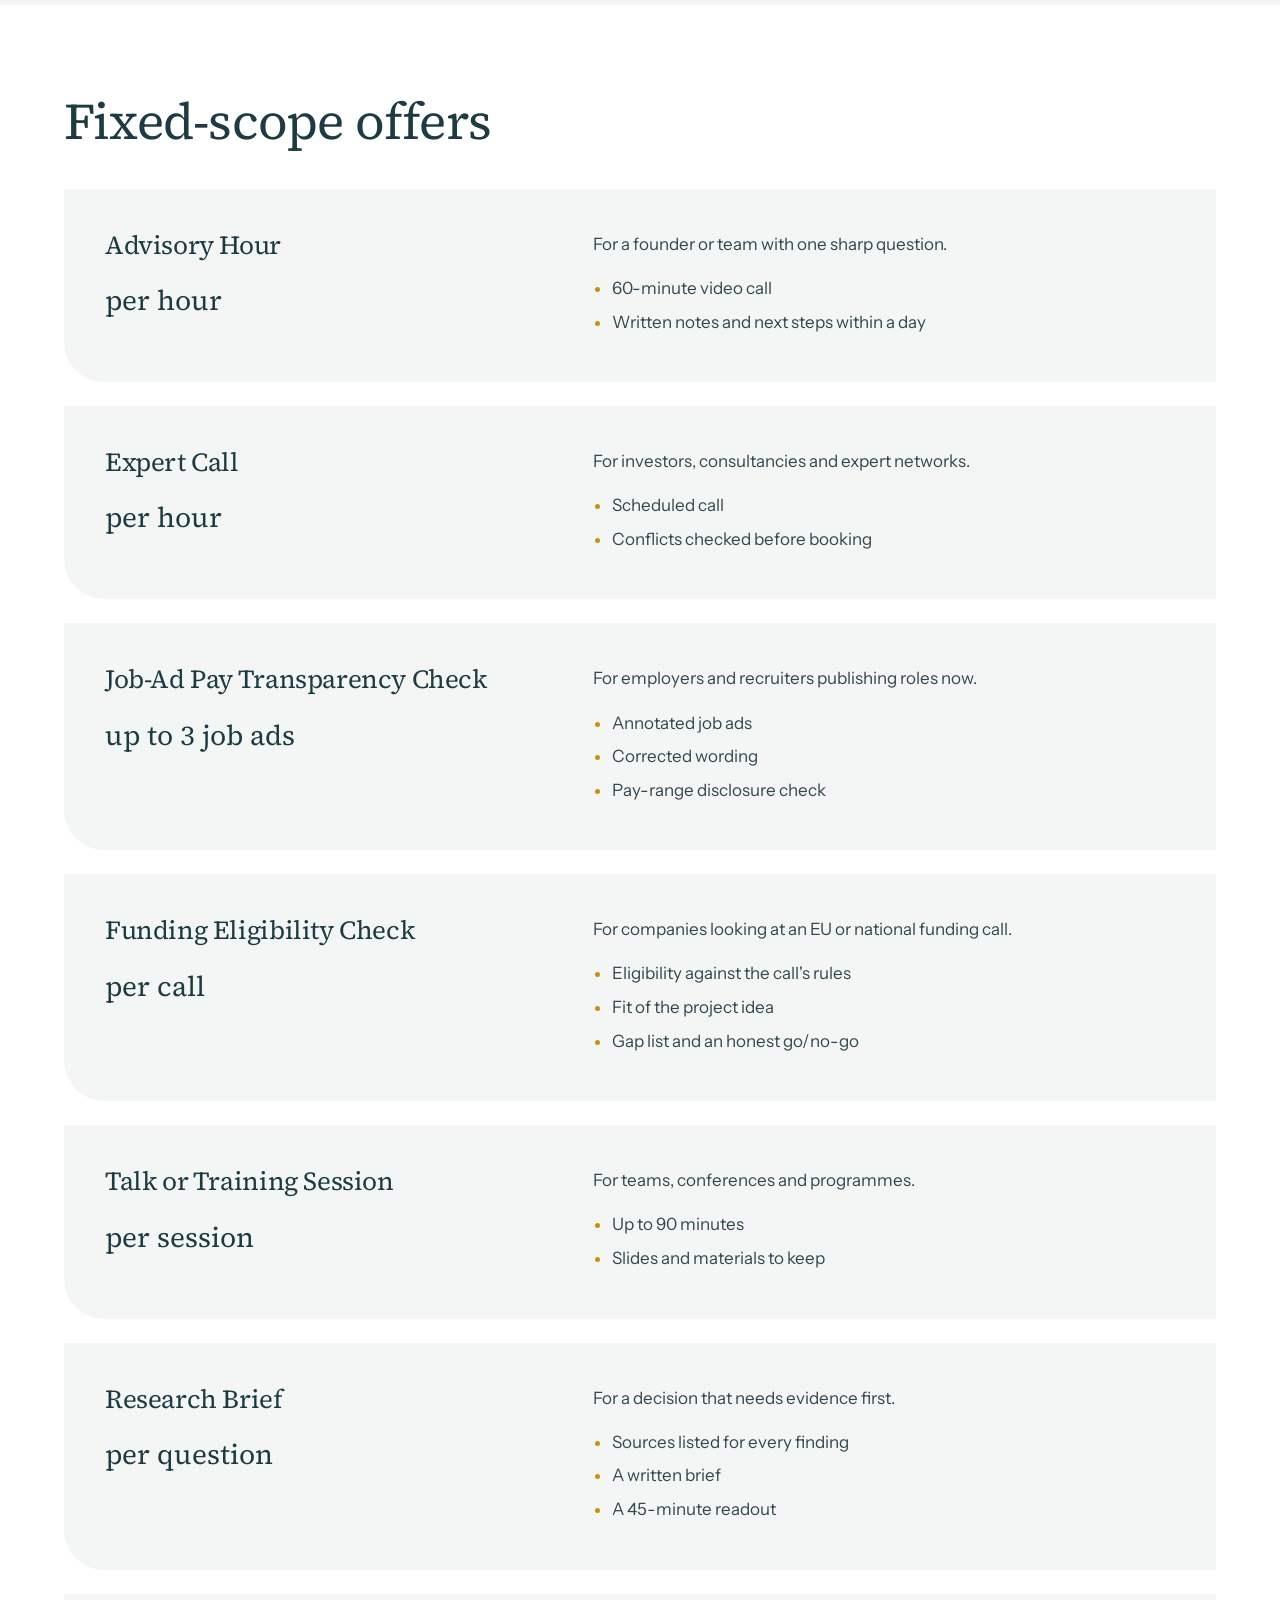
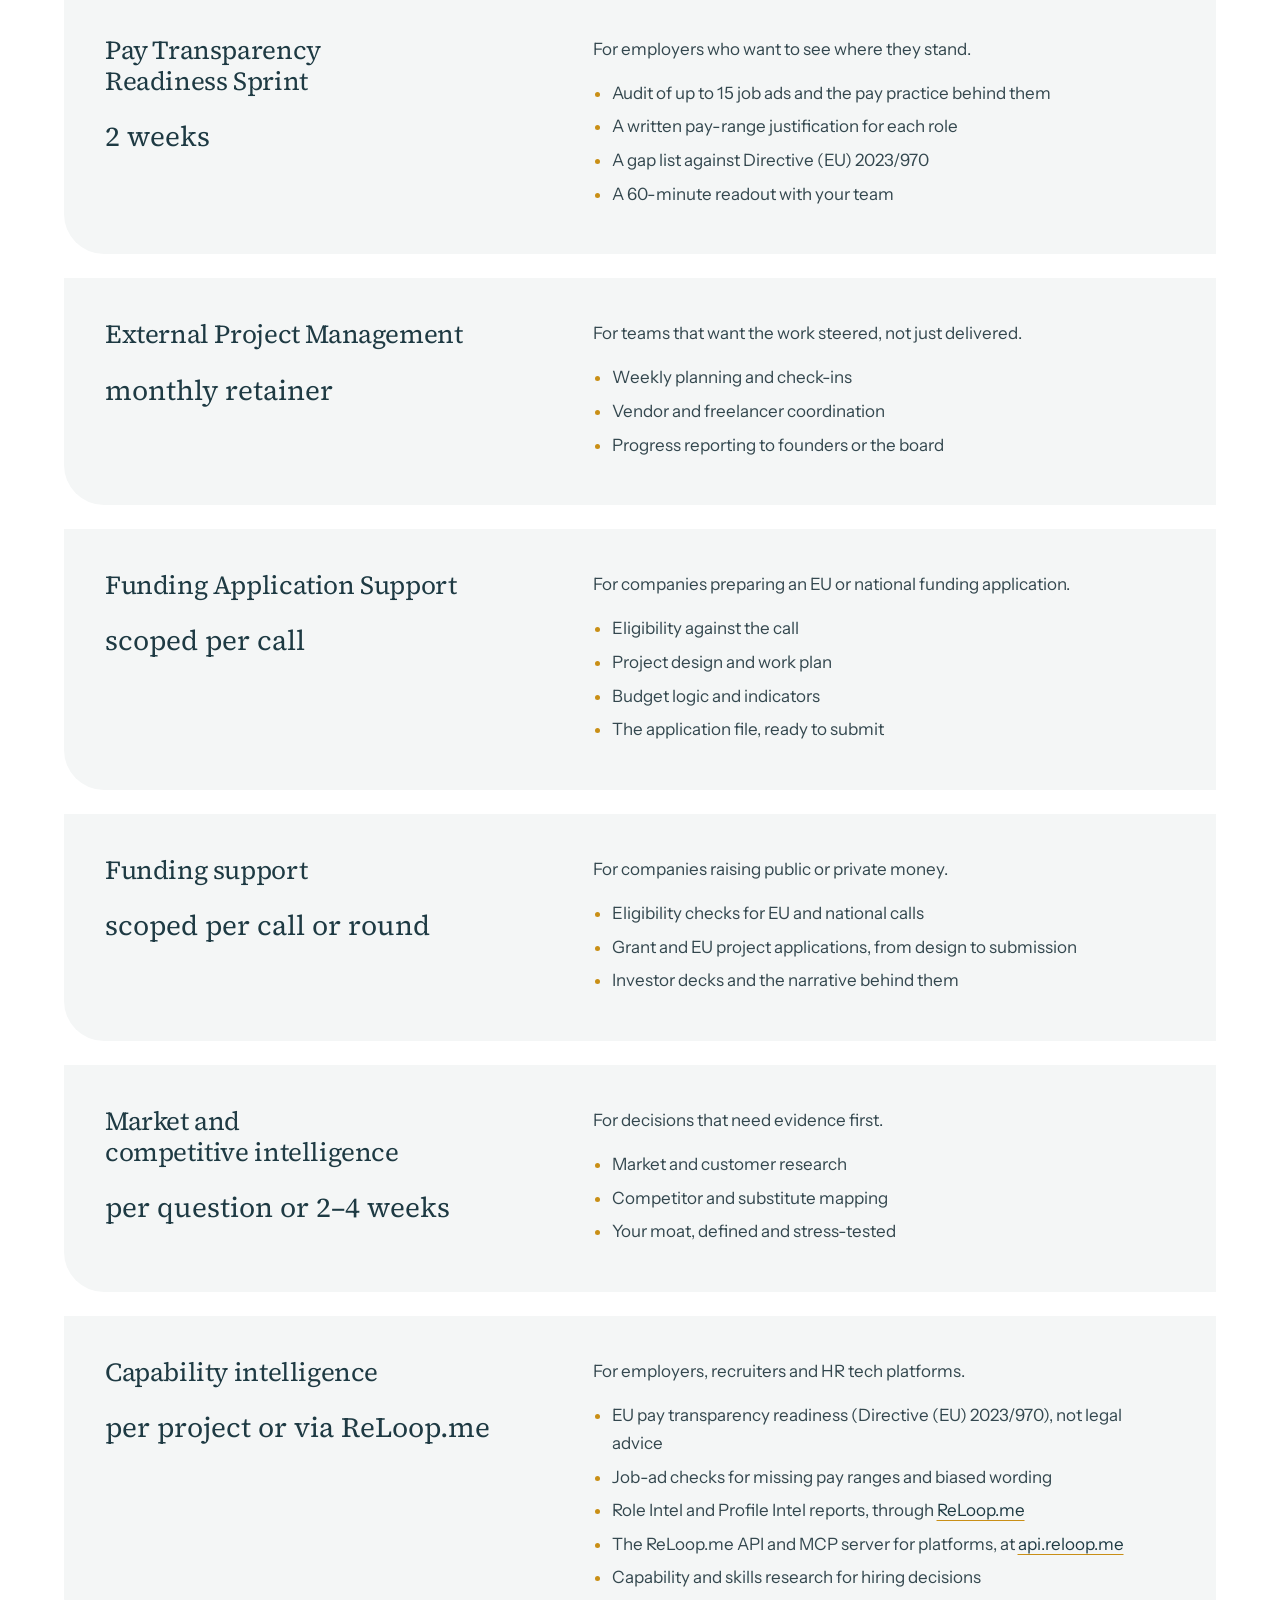
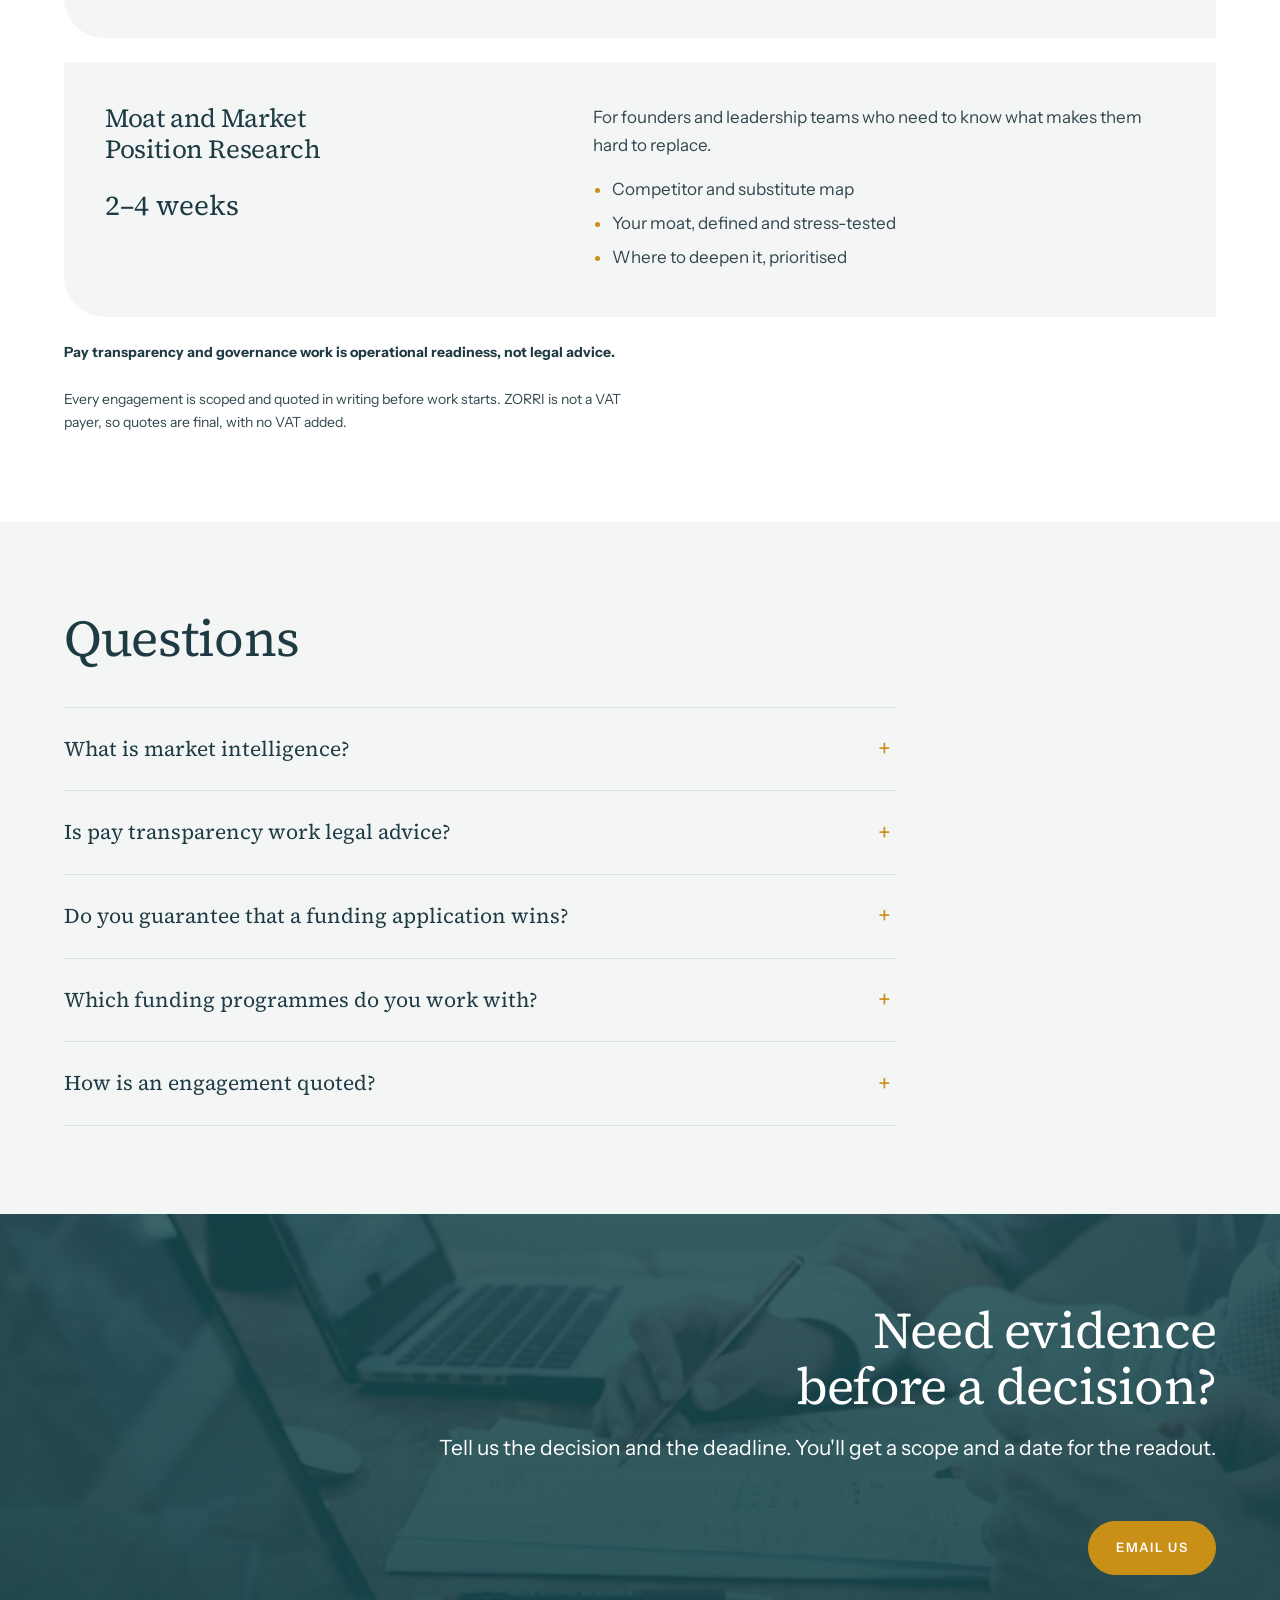
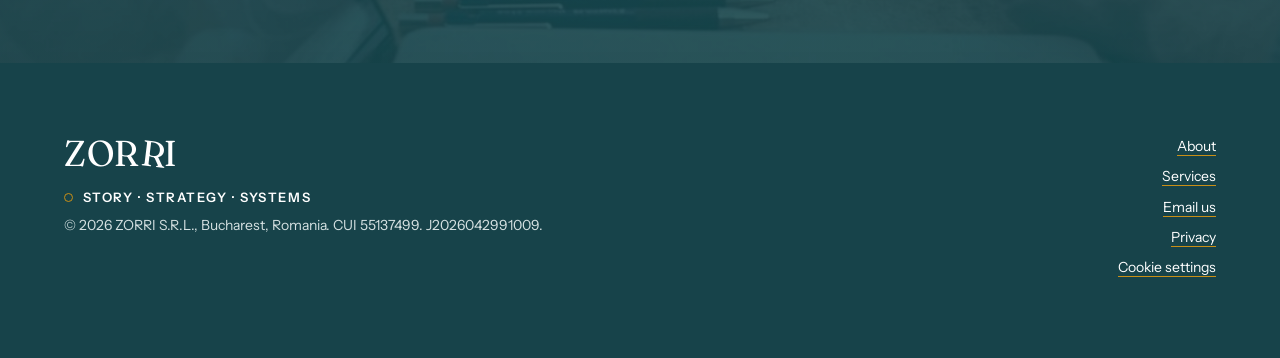
<file: research.html>
<!DOCTYPE html>
<!-- ZORRI /research — VERSION 4.4.0 -->
<!-- 4.4.0 (2026-11-25): Google Analytics (G-HQ5BXEPBLE) behind a consent banner via /assets/consent.js 1.0.0; nothing loads before Accept. Everything else unchanged from 4.3.0. -->
<!-- 4.3.0 (2026-11-23): added "Case studies" to the main nav. Everything else unchanged from 4.2.0. -->
<html lang="en">
<head>
<meta charset="utf-8">
<meta name="viewport" content="width=device-width, initial-scale=1">
<title>Research: market intelligence, pay transparency and EU funding — ZORRI</title>
<meta name="description" content="Market and labour-market research, EU pay transparency job-ad checks and readiness sprints, EU funding eligibility checks and applications, expert calls and consultancy. Evidence before opinion.">
<meta name="robots" content="index, follow, max-snippet:-1, max-image-preview:large">
<meta name="author" content="Ligia Adam, ZORRI S.R.L.">
<link rel="canonical" href="https://zorri.ro/research">
<link rel="alternate" type="text/plain" href="/llms.txt" title="LLM-readable summary">
<link rel="icon" href="/favicon.svg" type="image/svg+xml">
<link rel="apple-touch-icon" href="/assets/zorri-logo.png">
<meta name="theme-color" content="#ffffff">
<meta property="og:type" content="website">
<meta property="og:site_name" content="ZORRI">
<meta property="og:title" content="Research: market intelligence, pay transparency and EU funding — ZORRI">
<meta property="og:description" content="Market and labour-market research, EU pay transparency job-ad checks and readiness sprints, EU funding eligibility checks and applications, expert calls and consultancy. Evidence before opinion.">
<meta property="og:url" content="https://zorri.ro/research">
<meta property="og:image" content="https://zorri.ro/assets/og.png">
<meta property="og:image:width" content="1200">
<meta property="og:image:height" content="630">
<meta property="og:locale" content="en_GB">
<meta name="twitter:card" content="summary_large_image">
<link rel="preload" href="/assets/fonts/fraunces-latin-full-normal.woff2" as="font" type="font/woff2" crossorigin>
<link rel="preload" href="/assets/fonts/instrument-sans-latin-wght-normal.woff2" as="font" type="font/woff2" crossorigin>
<link rel="stylesheet" href="/assets/zorri.css">
<script type="application/ld+json">
{
 "@context": "https://schema.org",
 "@graph": [
  {
   "@type": [
    "Organization",
    "ProfessionalService"
   ],
   "@id": "https://zorri.ro/#org",
   "name": "ZORRI",
   "legalName": "ZORRI S.R.L.",
   "alternateName": "ZORRI SRL",
   "slogan": "Ideas, made happen.",
   "url": "https://zorri.ro/",
   "logo": "https://zorri.ro/assets/zorri-logo.png",
   "image": "https://zorri.ro/assets/og.png",
   "email": "hello@zorri.ro",
   "description": "ZORRI is a studio at the intersection of AI systems design, B2B marketing and strategy, based in Bucharest, Romania. It designs and governs AI systems, delivers market intelligence, research and consulting (including EU funding support and EU pay transparency readiness), and takes AI and B2B technology products to market. ZORRI builds and operates ReLoop.me.",
   "taxID": "55137499",
   "identifier": [
    {
     "@type": "PropertyValue",
     "propertyID": "CUI",
     "value": "55137499"
    },
    {
     "@type": "PropertyValue",
     "propertyID": "Trade Register number",
     "value": "J2026042991009"
    },
    {
     "@type": "PropertyValue",
     "propertyID": "EUID",
     "value": "ROONRC.J2026042991009"
    },
    {
     "@type": "PropertyValue",
     "propertyID": "EU PIC",
     "value": "860469832"
    }
   ],
   "foundingDate": "2026",
   "address": {
    "@type": "PostalAddress",
    "addressLocality": "Bucharest",
    "addressCountry": "RO"
   },
   "areaServed": "European Union",
   "knowsLanguage": [
    "en",
    "ro"
   ],
   "founder": {
    "@id": "https://zorri.ro/about#ligia-adam"
   },
   "owns": {
    "@id": "https://reloop.me/#product"
   },
   "sameAs": [
    "https://reloop.me"
   ],
   "knowsAbout": [
    "AI orchestration",
    "LLM evaluation",
    "AI governance",
    "EU AI Act",
    "EU Pay Transparency Directive 2023/970",
    "GDPR",
    "B2B go-to-market strategy",
    "positioning",
    "category design",
    "industry analyst relations",
    "customer reference programmes",
    "demand generation",
    "SEO and GEO",
    "EU funds project management",
    "labour-market intelligence",
    "skills-based hiring",
    "n8n",
    "LLM workflows",
    "market research",
    "EU funding applications"
   ]
  },
  {
   "@type": "Person",
   "@id": "https://zorri.ro/about#ligia-adam",
   "name": "Ligia Adam",
   "jobTitle": "Founder, Company Administrator and Lead",
   "worksFor": {
    "@id": "https://zorri.ro/#org"
   },
   "description": "Manages and represents ZORRI; senior professional with 15+ years at the intersection of digital technology and communication. ZORRI also operates ReLoop.me, its own capability intelligence product, in public beta.",
   "url": "https://zorri.ro/about",
   "email": "hello@zorri.ro",
   "sameAs": [
    "https://www.linkedin.com/in/ligiaadam",
    "https://github.com/LigiaAdam"
   ],
   "nationality": "Romania",
   "homeLocation": {
    "@type": "Place",
    "name": "Bucharest, Romania"
   },
   "knowsLanguage": [
    "ro",
    "en",
    "fr"
   ],
   "alumniOf": {
    "@type": "CollegeOrUniversity",
    "name": "SNSPA, National University of Political Studies and Public Administration, Bucharest"
   },
   "award": [
    "Forbes 30 Under 30 Romania 2018 (CivicTech Romania team)",
    "Forbes Tech Top 100 Women Entrepreneurs in Europe to Follow 2018"
   ],
   "knowsAbout": [
    "AI orchestration",
    "LLM evaluation",
    "AI governance",
    "EU AI Act",
    "EU Pay Transparency Directive 2023/970",
    "GDPR",
    "B2B go-to-market strategy",
    "positioning",
    "category design",
    "industry analyst relations",
    "customer reference programmes",
    "demand generation",
    "SEO and GEO",
    "EU funds project management",
    "labour-market intelligence",
    "skills-based hiring"
   ]
  },
  {
   "@type": [
    "Product",
    "SoftwareApplication"
   ],
   "@id": "https://reloop.me/#product",
   "name": "ReLoop.me",
   "url": "https://reloop.me",
   "applicationCategory": "BusinessApplication",
   "operatingSystem": "Web",
   "brand": {
    "@id": "https://zorri.ro/#org"
   },
   "manufacturer": {
    "@id": "https://zorri.ro/#org"
   },
   "description": "Capability intelligence platform for nonlinear careers and skills-based hiring. Profile Intel reads a CV; Role Intel reads a job description. Built and operated by ZORRI S.R.L."
  },
  {
   "@type": "WebSite",
   "@id": "https://zorri.ro/#website",
   "url": "https://zorri.ro/",
   "name": "ZORRI",
   "publisher": {
    "@id": "https://zorri.ro/#org"
   },
   "inLanguage": "en"
  },
  {
   "@type": "WebPage",
   "@id": "https://zorri.ro/research#page",
   "url": "https://zorri.ro/research",
   "name": "Research: market intelligence, pay transparency and EU funding — ZORRI",
   "description": "Market and labour-market research, EU pay transparency job-ad checks and readiness sprints, EU funding eligibility checks and applications, expert calls and consultancy. Evidence before opinion.",
   "isPartOf": {
    "@id": "https://zorri.ro/#website"
   },
   "about": {
    "@id": "https://zorri.ro/#org"
   },
   "inLanguage": "en",
   "dateModified": "2026-11-09"
  },
  {
   "@type": "BreadcrumbList",
   "itemListElement": [
    {
     "@type": "ListItem",
     "position": 1,
     "name": "ZORRI",
     "item": "https://zorri.ro/"
    },
    {
     "@type": "ListItem",
     "position": 2,
     "name": "Research",
     "item": "https://zorri.ro/research"
    }
   ]
  },
  {
   "@type": "Service",
   "@id": "https://zorri.ro/research#service",
   "name": "Research",
   "serviceType": "Market intelligence, research and consultancy",
   "provider": {
    "@id": "https://zorri.ro/#org"
   },
   "areaServed": "European Union",
   "url": "https://zorri.ro/research",
   "description": "Market, competitor and labour-market research; EU Pay Transparency Directive 2023/970 readiness; EU and national funding eligibility and applications; expert calls; technical testing; management and business consultancy."
  },
  {
   "@type": "FAQPage",
   "@id": "https://zorri.ro/research#faq",
   "mainEntity": [
    {
     "@type": "Question",
     "name": "What is market intelligence?",
     "acceptedAnswer": {
      "@type": "Answer",
      "text": "Market intelligence is structured evidence about a market — buyers, competitors, prices, labour and regulation — collected and analysed so a decision can be made on it. We deliver it as a written brief with its sources."
     }
    },
    {
     "@type": "Question",
     "name": "Is pay transparency work legal advice?",
     "acceptedAnswer": {
      "@type": "Answer",
      "text": "No. We prepare the operational material: audited job ads, written pay-range reasoning and a gap list against Directive (EU) 2023/970. Your lawyer or HR counsel can work from it."
     }
    },
    {
     "@type": "Question",
     "name": "Do you guarantee that a funding application wins?",
     "acceptedAnswer": {
      "@type": "Answer",
      "text": "No. Funding decisions belong to the evaluators. We make sure the application is eligible, coherent, complete and on time."
     }
    },
    {
     "@type": "Question",
     "name": "Which funding programmes do you work with?",
     "acceptedAnswer": {
      "@type": "Answer",
      "text": "EU programmes (such as Horizon Europe, the EIC and Digital Europe) and Romanian programmes financed from EU funds. Eligibility is checked against the specific call before any work starts."
     }
    },
    {
     "@type": "Question",
     "name": "How is an engagement quoted?",
     "acceptedAnswer": {
      "@type": "Answer",
      "text": "Every engagement is scoped and quoted in writing before work starts. ZORRI is not a VAT payer, so quotes are final, with no VAT added."
     }
    }
   ]
  }
 ]
}
</script>
<script src="/assets/consent.js" defer></script>
</head>
<body>
<a class="skip" href="#main">Skip to content</a>
<header class="site-header">
 <div class="wrap">
  <a class="brand" href="/" aria-label="ZORRI home"><span class="wm">ZOR<span class="tilt">R</span>I</span></a>
  <nav class="site-nav" aria-label="Main"><ul><li><a href="/about">About</a></li><li><a href="/services">Services</a></li><li><a href="/case-studies/">Case studies</a></li><li><a href="/#contact">Contact</a></li></ul></nav>
 </div>
</header>
<main id="main">
<div class="page-head">
 <div class="wrap ph-grid">
 <div class="ph-text">
  <p class="label">Practice</p>
  <h1>Research</h1>
  <p class="line">Know the insights before you build.</p>
  <p class="lead">Market intelligence, research and consulting for decisions that need evidence first: which market, what to pay, how to get ready for new rules, and how to fund the work.</p>
 </div>
 <figure class="ph-img"><img src="/assets/img/research.jpg" alt="Analyst reading a data dashboard" width="1200" height="800"></figure>
 </div>
</div>

<section class="section block-white" aria-labelledby="def-h">
 <div class="wrap">
  <div class="section-head">
   <h2 id="def-h">Research that ends in a decision</h2>
  </div>
  <p class="lead">Every engagement starts from the decision you need to make and works back to the evidence. You get findings with their sources, the reasoning that connects them, and a recommendation you can challenge.</p>
 </div>
</section>

<section class="section block-panel" aria-labelledby="covers-h">
 <div class="wrap">
  <div class="section-head">
   <h2 id="covers-h">What this covers</h2>
  </div>
  <ul class="covers"><li><strong>Market and competitor analysis</strong><span>Buyers, competitors, pricing and positioning</span></li><li><strong>Labour-market and pay intelligence</strong><span>Pay ranges, job architecture, levelling and skills data</span></li><li><strong>EU pay transparency readiness</strong><span>Job-ad checks and pay-range justification under Directive (EU) 2023/970</span></li><li><strong>EU and national funding</strong><span>Eligibility checks, project design and application files</span></li><li><strong>Expert calls</strong><span>For investors, consultancies and expert networks</span></li><li><strong>Business consultancy and training</strong><span>Strategy, capability building and professional training</span></li></ul>
 </div>
</section>

<section class="section block-white" aria-labelledby="offers-h">
 <div class="wrap">
  <div class="section-head">
   <h2 id="offers-h">Fixed-scope offers</h2>
  </div>
  <div class="offers">
  <article class="offer chip p-all" id="advisory-hour">
   <div>
    <h3>Advisory Hour</h3>
    <div class="terms"><strong>per hour</strong></div>
   </div>
   <div>
    <p>For a founder or team with one sharp question.</p>
    <ul><li>60-minute video call</li><li>Written notes and next steps within a day</li></ul>
   </div>
  </article>
  <article class="offer chip p-research" id="expert-call">
   <div>
    <h3>Expert Call</h3>
    <div class="terms"><strong>per hour</strong></div>
   </div>
   <div>
    <p>For investors, consultancies and expert networks.</p>
    <ul><li>Scheduled call</li><li>Conflicts checked before booking</li></ul>
   </div>
  </article>
  <article class="offer chip p-research" id="job-ad-check">
   <div>
    <h3>Job-Ad Pay Transparency Check</h3>
    <div class="terms"><strong>up to 3 job ads</strong></div>
   </div>
   <div>
    <p>For employers and recruiters publishing roles now.</p>
    <ul><li>Annotated job ads</li><li>Corrected wording</li><li>Pay-range disclosure check</li></ul>
   </div>
  </article>
  <article class="offer chip p-research" id="funding-check">
   <div>
    <h3>Funding Eligibility Check</h3>
    <div class="terms"><strong>per call</strong></div>
   </div>
   <div>
    <p>For companies looking at an EU or national funding call.</p>
    <ul><li>Eligibility against the call's rules</li><li>Fit of the project idea</li><li>Gap list and an honest go/no-go</li></ul>
   </div>
  </article>
  <article class="offer chip p-all" id="talk">
   <div>
    <h3>Talk or Training Session</h3>
    <div class="terms"><strong>per session</strong></div>
   </div>
   <div>
    <p>For teams, conferences and programmes.</p>
    <ul><li>Up to 90 minutes</li><li>Slides and materials to keep</li></ul>
   </div>
  </article>
  <article class="offer chip p-research" id="research-brief">
   <div>
    <h3>Research Brief</h3>
    <div class="terms"><strong>per question</strong></div>
   </div>
   <div>
    <p>For a decision that needs evidence first.</p>
    <ul><li>Sources listed for every finding</li><li>A written brief</li><li>A 45-minute readout</li></ul>
   </div>
  </article>
  <article class="offer chip p-research" id="pay-sprint">
   <div>
    <h3>Pay Transparency Readiness Sprint</h3>
    <div class="terms"><strong>2 weeks</strong></div>
   </div>
   <div>
    <p>For employers who want to see where they stand.</p>
    <ul><li>Audit of up to 15 job ads and the pay practice behind them</li><li>A written pay-range justification for each role</li><li>A gap list against Directive (EU) 2023/970</li><li>A 60-minute readout with your team</li></ul>
   </div>
  </article>
  <article class="offer chip p-all" id="external-pm">
   <div>
    <h3>External Project Management</h3>
    <div class="terms"><strong>monthly retainer</strong></div>
   </div>
   <div>
    <p>For teams that want the work steered, not just delivered.</p>
    <ul><li>Weekly planning and check-ins</li><li>Vendor and freelancer coordination</li><li>Progress reporting to founders or the board</li></ul>
   </div>
  </article>
  <article class="offer chip p-research" id="funding-support">
   <div>
    <h3>Funding Application Support</h3>
    <div class="terms"><strong>scoped per call</strong></div>
   </div>
   <div>
    <p>For companies preparing an EU or national funding application.</p>
    <ul><li>Eligibility against the call</li><li>Project design and work plan</li><li>Budget logic and indicators</li><li>The application file, ready to submit</li></ul>
   </div>
  </article>
  <article class="offer chip p-research" id="funding">
   <div>
    <h3>Funding support</h3>
    <div class="terms"><strong>scoped per call or round</strong></div>
   </div>
   <div>
    <p>For companies raising public or private money.</p>
    <ul><li>Eligibility checks for EU and national calls</li><li>Grant and EU project applications, from design to submission</li><li>Investor decks and the narrative behind them</li></ul>
   </div>
  </article>
  <article class="offer chip p-research" id="market-intel">
   <div>
    <h3>Market and competitive intelligence</h3>
    <div class="terms"><strong>per question or 2–4 weeks</strong></div>
   </div>
   <div>
    <p>For decisions that need evidence first.</p>
    <ul><li>Market and customer research</li><li>Competitor and substitute mapping</li><li>Your moat, defined and stress-tested</li></ul>
   </div>
  </article>
  <article class="offer chip p-research" id="capability-intel">
   <div>
    <h3>Capability intelligence</h3>
    <div class="terms"><strong>per project or via ReLoop.me</strong></div>
   </div>
   <div>
    <p>For employers, recruiters and HR tech platforms.</p>
    <ul><li>EU pay transparency readiness (Directive (EU) 2023/970), not legal advice</li><li>Job-ad checks for missing pay ranges and biased wording</li><li>Role Intel and Profile Intel reports, through <a href="https://reloop.me">ReLoop.me</a></li><li>The ReLoop.me API and MCP server for platforms, at <a href="https://api.reloop.me/">api.reloop.me</a></li><li>Capability and skills research for hiring decisions</li></ul>
   </div>
  </article>
  <article class="offer chip p-research" id="moat-research">
   <div>
    <h3>Moat and Market Position Research</h3>
    <div class="terms"><strong>2–4 weeks</strong></div>
   </div>
   <div>
    <p>For founders and leadership teams who need to know what makes them hard to replace.</p>
    <ul><li>Competitor and substitute map</li><li>Your moat, defined and stress-tested</li><li>Where to deepen it, prioritised</li></ul>
   </div>
  </article>
  </div>
  <p class="note"><strong>Pay transparency and governance work is operational readiness, not legal advice.</strong></p><p class="note">Every engagement is scoped and quoted in writing before work starts. ZORRI is not a VAT payer, so quotes are final, with no VAT added.</p>
 </div>
</section>

<section class="section block-panel" aria-labelledby="faq-h">
 <div class="wrap">
  <div class="section-head">
   <h2 id="faq-h">Questions</h2>
  </div>
  <div class="faq">
  <details>
   <summary>What is market intelligence?</summary>
   <div><p>Market intelligence is structured evidence about a market — buyers, competitors, prices, labour and regulation — collected and analysed so a decision can be made on it. We deliver it as a written brief with its sources.</p></div>
  </details>
  <details>
   <summary>Is pay transparency work legal advice?</summary>
   <div><p>No. We prepare the operational material: audited job ads, written pay-range reasoning and a gap list against Directive (EU) 2023/970. Your lawyer or HR counsel can work from it.</p></div>
  </details>
  <details>
   <summary>Do you guarantee that a funding application wins?</summary>
   <div><p>No. Funding decisions belong to the evaluators. We make sure the application is eligible, coherent, complete and on time.</p></div>
  </details>
  <details>
   <summary>Which funding programmes do you work with?</summary>
   <div><p>EU programmes (such as Horizon Europe, the EIC and Digital Europe) and Romanian programmes financed from EU funds. Eligibility is checked against the specific call before any work starts.</p></div>
  </details>
  <details>
   <summary>How is an engagement quoted?</summary>
   <div><p>Every engagement is scoped and quoted in writing before work starts. ZORRI is not a VAT payer, so quotes are final, with no VAT added.</p></div>
  </details>
  </div>
 </div>
</section>

<section class="contact" id="contact" aria-labelledby="contact-h">
 <div class="wrap">
  <h2 id="contact-h">Need evidence before a decision?</h2>
  <p>Tell us the decision and the deadline. You'll get a scope and a date for the readout.</p>
  <a class="button" href="#contact" data-mail="Research">Email us</a>
 </div>
</section>
</main>
<footer class="site-footer">
 <div class="wrap">
  <div>
   <span class="wm" aria-hidden="true">ZOR<span class="tilt">R</span>I</span>
   <p class="descriptor">Story · Strategy · Systems</p>
   <p>© 2026 ZORRI S.R.L., Bucharest, Romania. CUI 55137499. J2026042991009.</p>
  </div>
  <ul>
   <li><a href="/about">About</a></li>
   <li><a href="/services">Services</a></li>
   <li><a href="/#contact" data-mail="">Email us</a></li>
  </ul>
 </div>
</footer>
<script>
(function(){var d="zorri"+"."+"ro";document.querySelectorAll("a[data-mail]").forEach(function(a){var u=a.getAttribute("data-mail-user")||"hello",s=a.getAttribute("data-mail");a.href="mai"+"lto:"+u+"@"+d+(s?"?subject="+encodeURIComponent(s):"");});})();
</script>
</body>
</html>
<!-- ZORRI /research — VERSION 4.4.0 END -->
</file>
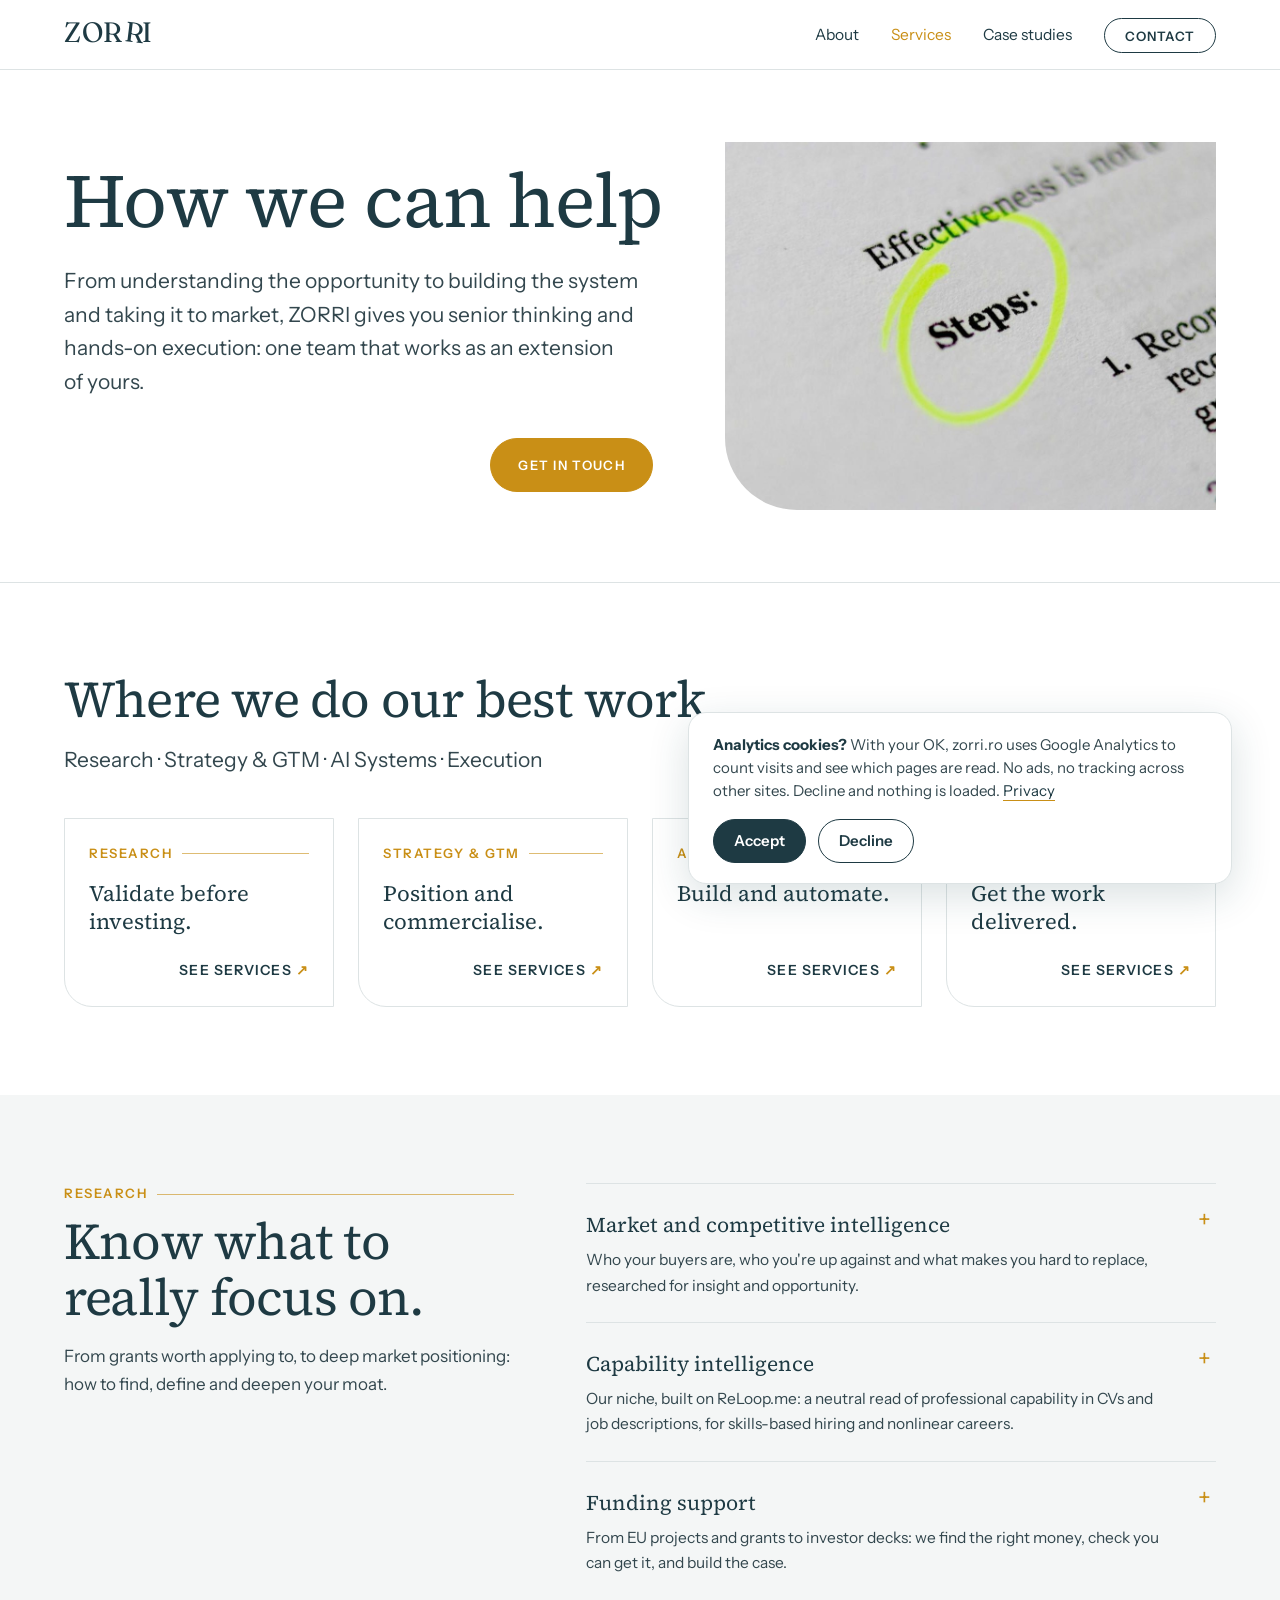
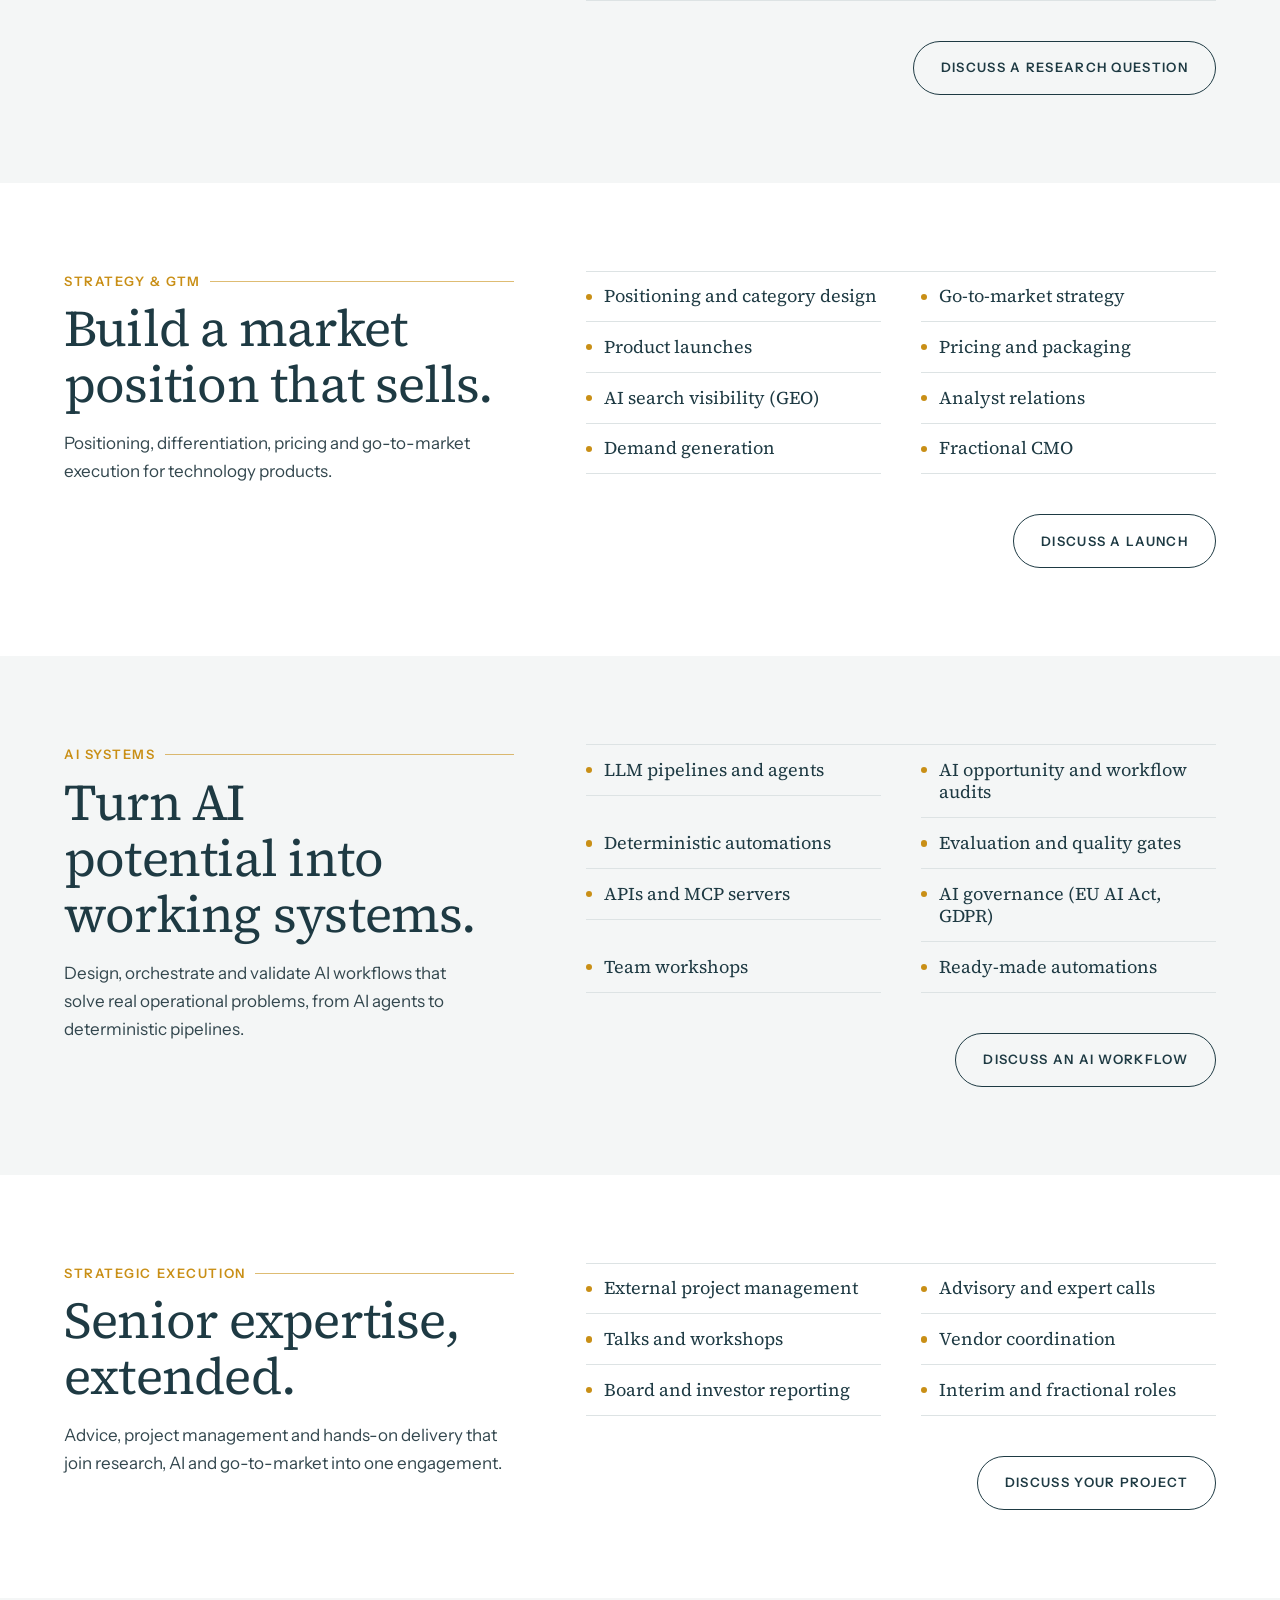
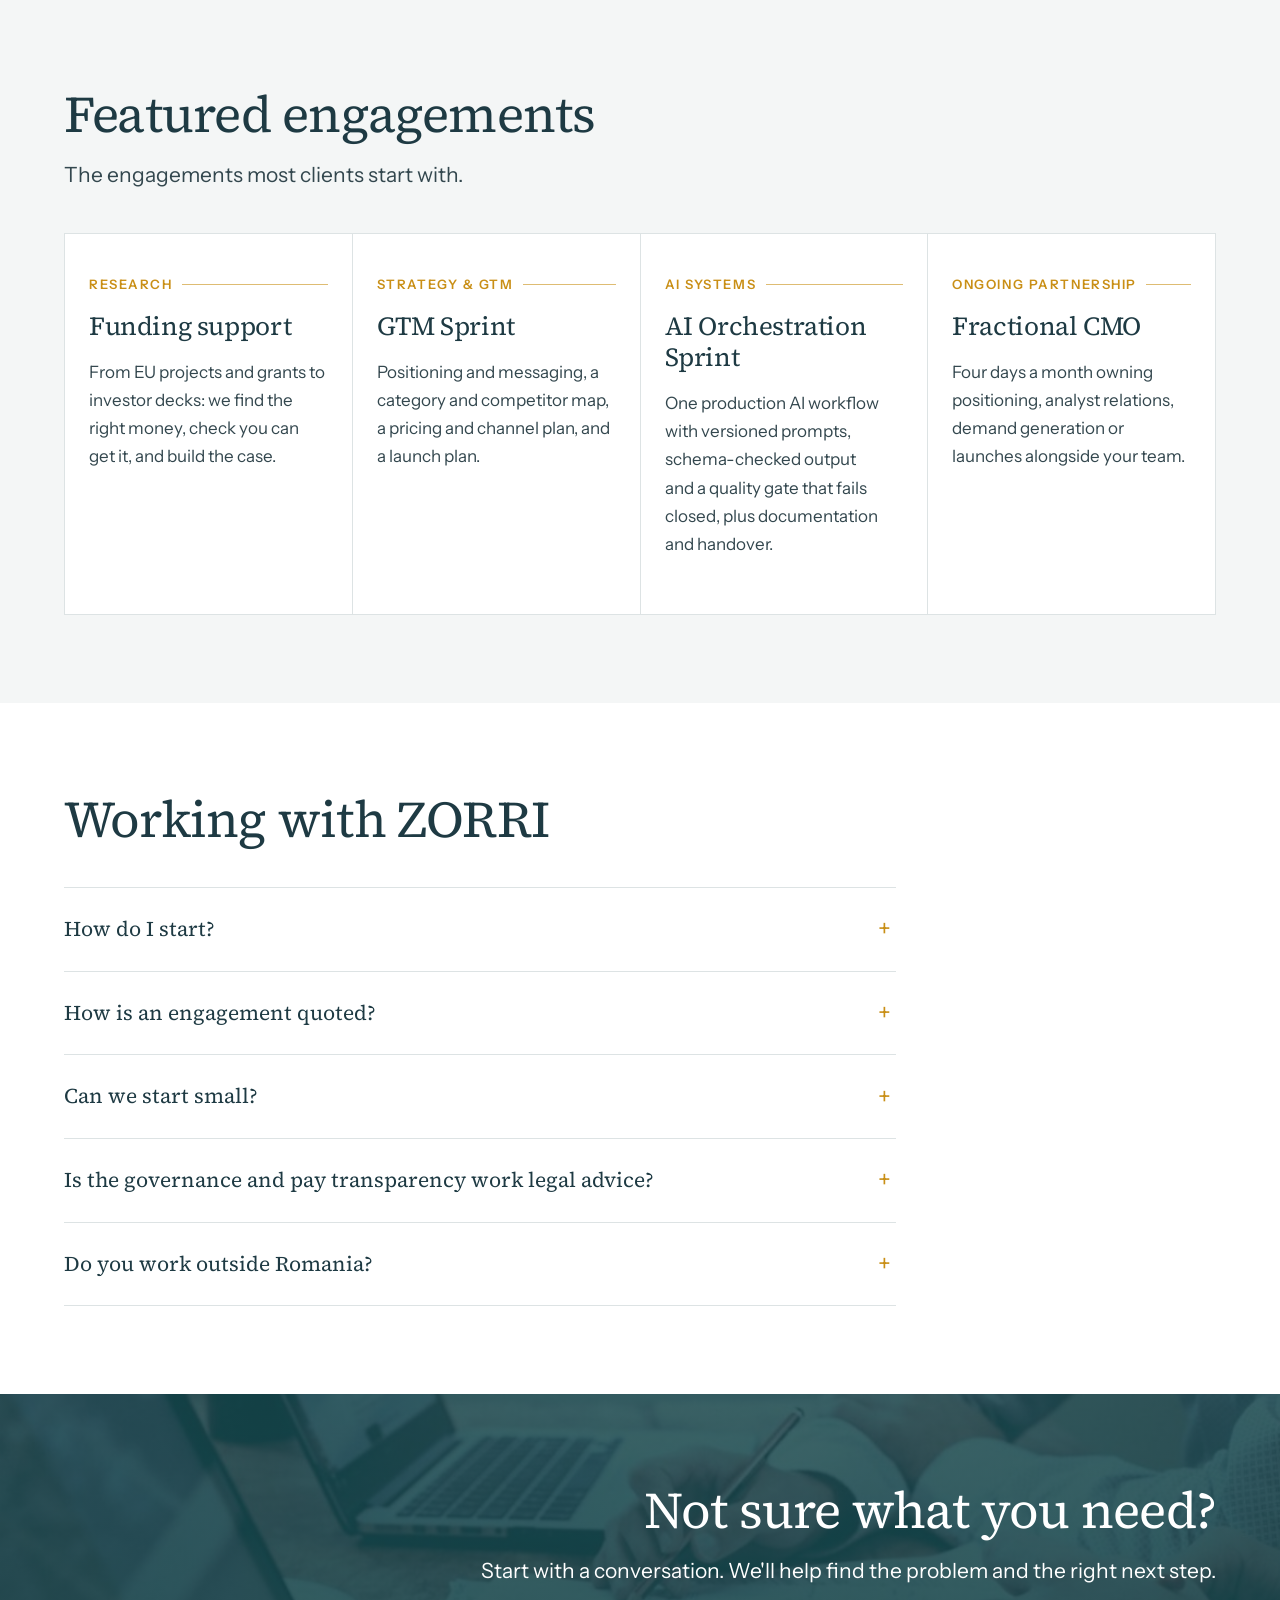
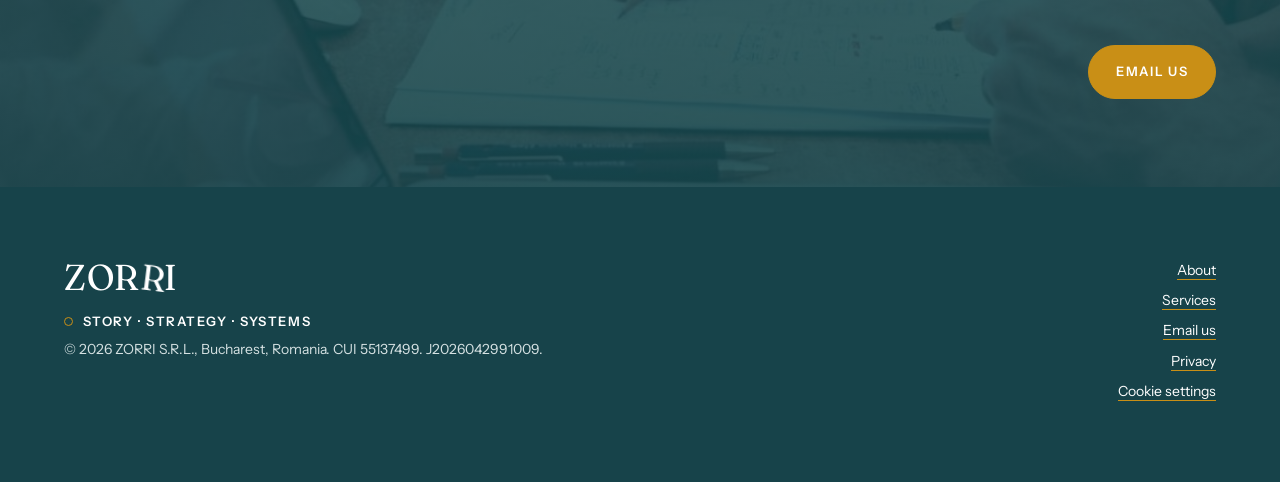
<file: services.html>
<!DOCTYPE html>
<!-- ZORRI /services — VERSION 4.4.0 -->
<!-- 4.4.0 (2026-11-25): Google Analytics (G-HQ5BXEPBLE) behind a consent banner via /assets/consent.js 1.0.0; nothing loads before Accept. Everything else unchanged from 4.3.0. -->
<!-- 4.3.0 (2026-11-23): added "Case studies" to the main nav. Everything else unchanged from 4.2.0. -->
<html lang="en">
<head>
<meta charset="utf-8">
<meta name="viewport" content="width=device-width, initial-scale=1">
<title>Services — ZORRI</title>
<meta name="description" content="ZORRI services in four lines: Research, AI Systems, Strategy &amp; GTM and Strategic Execution. AI orchestration sprints, AI workflow audits, AI governance reviews, research briefs, GTM sprints and fractional go-to-market leadership.">
<meta name="robots" content="index, follow, max-snippet:-1, max-image-preview:large">
<meta name="author" content="Ligia Adam, ZORRI S.R.L.">
<link rel="canonical" href="https://zorri.ro/services">
<link rel="alternate" type="text/plain" href="/llms.txt" title="LLM-readable summary">
<link rel="icon" href="/favicon.svg" type="image/svg+xml">
<link rel="apple-touch-icon" href="/assets/zorri-logo.png">
<meta name="theme-color" content="#ffffff">
<meta property="og:type" content="website">
<meta property="og:site_name" content="ZORRI">
<meta property="og:title" content="Services — ZORRI">
<meta property="og:description" content="ZORRI services in four lines: Research, AI Systems, Strategy &amp; GTM and Strategic Execution. AI orchestration sprints, AI workflow audits, AI governance reviews, research briefs, GTM sprints and fractional go-to-market leadership.">
<meta property="og:url" content="https://zorri.ro/services">
<meta property="og:image" content="https://zorri.ro/assets/og.png">
<meta property="og:image:width" content="1200">
<meta property="og:image:height" content="630">
<meta property="og:locale" content="en_GB">
<meta name="twitter:card" content="summary_large_image">
<link rel="preload" href="/assets/fonts/fraunces-latin-full-normal.woff2" as="font" type="font/woff2" crossorigin>
<link rel="preload" href="/assets/fonts/instrument-sans-latin-wght-normal.woff2" as="font" type="font/woff2" crossorigin>
<link rel="stylesheet" href="/assets/zorri.css">
<script type="application/ld+json">
{
 "@context": "https://schema.org",
 "@graph": [
  {
   "@type": [
    "Organization",
    "ProfessionalService"
   ],
   "@id": "https://zorri.ro/#org",
   "name": "ZORRI",
   "legalName": "ZORRI S.R.L.",
   "alternateName": "ZORRI SRL",
   "slogan": "Ideas, made happen.",
   "url": "https://zorri.ro/",
   "logo": "https://zorri.ro/assets/zorri-logo.png",
   "image": "https://zorri.ro/assets/og.png",
   "email": "hello@zorri.ro",
   "description": "ZORRI is a studio at the intersection of AI systems design, B2B marketing and strategy, based in Bucharest, Romania. It designs and governs AI systems, delivers market intelligence, research and consulting (including EU funding support and EU pay transparency readiness), and takes AI and B2B technology products to market. ZORRI builds and operates ReLoop.me.",
   "taxID": "55137499",
   "identifier": [
    {
     "@type": "PropertyValue",
     "propertyID": "CUI",
     "value": "55137499"
    },
    {
     "@type": "PropertyValue",
     "propertyID": "Trade Register number",
     "value": "J2026042991009"
    },
    {
     "@type": "PropertyValue",
     "propertyID": "EUID",
     "value": "ROONRC.J2026042991009"
    },
    {
     "@type": "PropertyValue",
     "propertyID": "EU PIC",
     "value": "860469832"
    }
   ],
   "foundingDate": "2026",
   "address": {
    "@type": "PostalAddress",
    "addressLocality": "Bucharest",
    "addressCountry": "RO"
   },
   "areaServed": "European Union",
   "knowsLanguage": [
    "en",
    "ro"
   ],
   "founder": {
    "@id": "https://zorri.ro/about#ligia-adam"
   },
   "owns": {
    "@id": "https://reloop.me/#product"
   },
   "sameAs": [
    "https://reloop.me"
   ],
   "knowsAbout": [
    "AI orchestration",
    "LLM evaluation",
    "AI governance",
    "EU AI Act",
    "EU Pay Transparency Directive 2023/970",
    "GDPR",
    "B2B go-to-market strategy",
    "positioning",
    "category design",
    "industry analyst relations",
    "customer reference programmes",
    "demand generation",
    "SEO and GEO",
    "EU funds project management",
    "labour-market intelligence",
    "skills-based hiring",
    "n8n",
    "LLM workflows",
    "market research",
    "EU funding applications"
   ]
  },
  {
   "@type": "Person",
   "@id": "https://zorri.ro/about#ligia-adam",
   "name": "Ligia Adam",
   "jobTitle": "Founder, Company Administrator and Lead",
   "worksFor": {
    "@id": "https://zorri.ro/#org"
   },
   "description": "Manages and represents ZORRI; senior professional with 15+ years at the intersection of digital technology and communication. ZORRI also operates ReLoop.me, its own capability intelligence product, in public beta.",
   "url": "https://zorri.ro/about",
   "email": "hello@zorri.ro",
   "sameAs": [
    "https://www.linkedin.com/in/ligiaadam",
    "https://github.com/LigiaAdam"
   ],
   "nationality": "Romania",
   "homeLocation": {
    "@type": "Place",
    "name": "Bucharest, Romania"
   },
   "knowsLanguage": [
    "ro",
    "en",
    "fr"
   ],
   "alumniOf": {
    "@type": "CollegeOrUniversity",
    "name": "SNSPA, National University of Political Studies and Public Administration, Bucharest"
   },
   "award": [
    "Forbes 30 Under 30 Romania 2018 (CivicTech Romania team)",
    "Forbes Tech Top 100 Women Entrepreneurs in Europe to Follow 2018"
   ],
   "knowsAbout": [
    "AI orchestration",
    "LLM evaluation",
    "AI governance",
    "EU AI Act",
    "EU Pay Transparency Directive 2023/970",
    "GDPR",
    "B2B go-to-market strategy",
    "positioning",
    "category design",
    "industry analyst relations",
    "customer reference programmes",
    "demand generation",
    "SEO and GEO",
    "EU funds project management",
    "labour-market intelligence",
    "skills-based hiring"
   ]
  },
  {
   "@type": [
    "Product",
    "SoftwareApplication"
   ],
   "@id": "https://reloop.me/#product",
   "name": "ReLoop.me",
   "url": "https://reloop.me",
   "applicationCategory": "BusinessApplication",
   "operatingSystem": "Web",
   "brand": {
    "@id": "https://zorri.ro/#org"
   },
   "manufacturer": {
    "@id": "https://zorri.ro/#org"
   },
   "description": "Capability intelligence platform for nonlinear careers and skills-based hiring. Profile Intel reads a CV; Role Intel reads a job description. Built and operated by ZORRI S.R.L."
  },
  {
   "@type": "WebSite",
   "@id": "https://zorri.ro/#website",
   "url": "https://zorri.ro/",
   "name": "ZORRI",
   "publisher": {
    "@id": "https://zorri.ro/#org"
   },
   "inLanguage": "en"
  },
  {
   "@type": "WebPage",
   "@id": "https://zorri.ro/services#page",
   "url": "https://zorri.ro/services",
   "name": "Services — ZORRI",
   "description": "ZORRI services in four lines: Research, AI Systems, Strategy & GTM and Strategic Execution. AI orchestration sprints, AI workflow audits, AI governance reviews, research briefs, GTM sprints and fractional go-to-market leadership.",
   "isPartOf": {
    "@id": "https://zorri.ro/#website"
   },
   "about": {
    "@id": "https://zorri.ro/#org"
   },
   "inLanguage": "en",
   "dateModified": "2026-11-09"
  },
  {
   "@type": "BreadcrumbList",
   "itemListElement": [
    {
     "@type": "ListItem",
     "position": 1,
     "name": "ZORRI",
     "item": "https://zorri.ro/"
    },
    {
     "@type": "ListItem",
     "position": 2,
     "name": "Services",
     "item": "https://zorri.ro/services"
    }
   ]
  },
  {
   "@type": "OfferCatalog",
   "@id": "https://zorri.ro/services#catalogue",
   "name": "ZORRI services",
   "itemListElement": [
    {
     "@type": "OfferCatalog",
     "@id": "https://zorri.ro/services#research",
     "name": "Research",
     "description": "From grants worth applying to, to deep market positioning: how to find, define and deepen your moat.",
     "itemListElement": [
      {
       "@type": "Offer",
       "@id": "https://zorri.ro/services#market-intel",
       "url": "https://zorri.ro/services#market-intel",
       "itemOffered": {
        "@type": "Service",
        "name": "Market and competitive intelligence",
        "description": "Who your buyers are, who you're up against and what makes you hard to replace, researched for insight and opportunity.",
        "provider": {
         "@id": "https://zorri.ro/#org"
        },
        "areaServed": "EU"
       }
      },
      {
       "@type": "Offer",
       "@id": "https://zorri.ro/services#capability-intel",
       "url": "https://zorri.ro/services#capability-intel",
       "itemOffered": {
        "@type": "Service",
        "name": "Capability intelligence",
        "description": "Our niche, built on ReLoop.me: a neutral read of professional capability in CVs and job descriptions, for skills-based hiring and nonlinear careers.",
        "provider": {
         "@id": "https://zorri.ro/#org"
        },
        "areaServed": "EU"
       }
      },
      {
       "@type": "Offer",
       "@id": "https://zorri.ro/services#funding",
       "url": "https://zorri.ro/services#funding",
       "itemOffered": {
        "@type": "Service",
        "name": "Funding support",
        "description": "From EU projects and grants to investor decks: we find the right money, check you can get it, and build the case.",
        "provider": {
         "@id": "https://zorri.ro/#org"
        },
        "areaServed": "EU"
       }
      }
     ]
    },
    {
     "@type": "OfferCatalog",
     "@id": "https://zorri.ro/services#strategy-gtm",
     "name": "Strategy & GTM",
     "description": "Positioning, differentiation, pricing and go-to-market execution for technology products.",
     "itemListElement": [
      {
       "@type": "Offer",
       "@id": "https://zorri.ro/services#positioning",
       "url": "https://zorri.ro/services#positioning",
       "itemOffered": {
        "@type": "Service",
        "name": "Positioning Workshop",
        "description": "A one-day working session that ends with a positioning statement, category choice and messaging your team agrees on.",
        "provider": {
         "@id": "https://zorri.ro/#org"
        },
        "areaServed": "EU"
       }
      },
      {
       "@type": "Offer",
       "@id": "https://zorri.ro/services#gtm-sprint",
       "url": "https://zorri.ro/services#gtm-sprint",
       "itemOffered": {
        "@type": "Service",
        "name": "GTM Sprint",
        "description": "Positioning and messaging, a category and competitor map, a pricing and channel plan, and a launch plan.",
        "provider": {
         "@id": "https://zorri.ro/#org"
        },
        "areaServed": "EU"
       }
      },
      {
       "@type": "Offer",
       "@id": "https://zorri.ro/services#launch-programme",
       "url": "https://zorri.ro/services#launch-programme",
       "itemOffered": {
        "@type": "Service",
        "name": "Product Launch Programme",
        "description": "Research, positioning, product marketing and launch execution in one engagement, run with your team.",
        "provider": {
         "@id": "https://zorri.ro/#org"
        },
        "areaServed": "EU"
       }
      },
      {
       "@type": "Offer",
       "@id": "https://zorri.ro/services#geo-audit",
       "url": "https://zorri.ro/services#geo-audit",
       "itemOffered": {
        "@type": "Service",
        "name": "AI Search Visibility Audit",
        "description": "How ChatGPT, Claude, Perplexity and Google's AI answers describe your company today, and the fixes: structured data, llms.txt, content and category language.",
        "provider": {
         "@id": "https://zorri.ro/#org"
        },
        "areaServed": "EU"
       }
      },
      {
       "@type": "Offer",
       "@id": "https://zorri.ro/services#ar-readiness",
       "url": "https://zorri.ro/services#ar-readiness",
       "itemOffered": {
        "@type": "Service",
        "name": "Analyst Relations Readiness",
        "description": "The analysts who matter for your category, what they expect, and briefing materials ready for the first conversations.",
        "provider": {
         "@id": "https://zorri.ro/#org"
        },
        "areaServed": "EU"
       }
      },
      {
       "@type": "Offer",
       "@id": "https://zorri.ro/services#fractional",
       "url": "https://zorri.ro/services#fractional",
       "itemOffered": {
        "@type": "Service",
        "name": "Fractional CMO",
        "description": "Four days a month owning positioning, analyst relations, demand generation or launches alongside your team.",
        "provider": {
         "@id": "https://zorri.ro/#org"
        },
        "areaServed": "EU"
       }
      }
     ]
    },
    {
     "@type": "OfferCatalog",
     "@id": "https://zorri.ro/services#ai-systems",
     "name": "AI Systems",
     "description": "Design, orchestrate and validate AI workflows that solve real operational problems, from AI agents to deterministic pipelines.",
     "itemListElement": [
      {
       "@type": "Offer",
       "@id": "https://zorri.ro/services#ai-opportunity",
       "url": "https://zorri.ro/services#ai-opportunity",
       "itemOffered": {
        "@type": "Service",
        "name": "AI Opportunity Assessment",
        "description": "A structured look across your operations to find, size and prioritise the workflows worth automating first.",
        "provider": {
         "@id": "https://zorri.ro/#org"
        },
        "areaServed": "EU"
       }
      },
      {
       "@type": "Offer",
       "@id": "https://zorri.ro/services#workflow-audit",
       "url": "https://zorri.ro/services#workflow-audit",
       "itemOffered": {
        "@type": "Service",
        "name": "AI Workflow Audit",
        "description": "An existing AI workflow tested for consistency and failure modes: repeat-run tests, edge cases, where it can ship a wrong answer, and what to fix first.",
        "provider": {
         "@id": "https://zorri.ro/#org"
        },
        "areaServed": "EU"
       }
      },
      {
       "@type": "Offer",
       "@id": "https://zorri.ro/services#workshop",
       "url": "https://zorri.ro/services#workshop",
       "itemOffered": {
        "@type": "Service",
        "name": "AI Adoption Workshop",
        "description": "Where AI helps in your workflows, what to automate first, what not to trust, and a 30-day plan.",
        "provider": {
         "@id": "https://zorri.ro/#org"
        },
        "areaServed": "EU"
       }
      },
      {
       "@type": "Offer",
       "@id": "https://zorri.ro/services#orchestration",
       "url": "https://zorri.ro/services#orchestration",
       "itemOffered": {
        "@type": "Service",
        "name": "AI Orchestration Sprint",
        "description": "One production AI workflow with versioned prompts, schema-checked output and a quality gate that fails closed, plus documentation and handover.",
        "provider": {
         "@id": "https://zorri.ro/#org"
        },
        "areaServed": "EU"
       }
      },
      {
       "@type": "Offer",
       "@id": "https://zorri.ro/services#governance",
       "url": "https://zorri.ro/services#governance",
       "itemOffered": {
        "@type": "Service",
        "name": "AI Governance Review",
        "description": "An AI system mapped against the EU AI Act and GDPR: risk classification, provider or deployer role, documentation gaps and what to fix first. Not legal advice.",
        "provider": {
         "@id": "https://zorri.ro/#org"
        },
        "areaServed": "EU"
       }
      },
      {
       "@type": "Offer",
       "@id": "https://zorri.ro/services#automations",
       "url": "https://zorri.ro/services#automations",
       "itemOffered": {
        "@type": "Service",
        "name": "Ready-made AI Automations",
        "description": "AI automations for recurring tasks, such as building accounting or stock documents from a spreadsheet, licensed and set up for your company.",
        "provider": {
         "@id": "https://zorri.ro/#org"
        },
        "areaServed": "EU"
       }
      }
     ]
    },
    {
     "@type": "OfferCatalog",
     "@id": "https://zorri.ro/services#execution",
     "name": "Strategic Execution",
     "description": "Advice, project management and hands-on delivery that join research, AI and go-to-market into one engagement.",
     "itemListElement": [
      {
       "@type": "Offer",
       "@id": "https://zorri.ro/services#advisory-hour",
       "url": "https://zorri.ro/services#advisory-hour",
       "itemOffered": {
        "@type": "Service",
        "name": "Advisory Hour",
        "description": "One hour on an AI build, a governance question, a funding call or a go-to-market decision, with written notes after.",
        "provider": {
         "@id": "https://zorri.ro/#org"
        },
        "areaServed": "EU"
       }
      },
      {
       "@type": "Offer",
       "@id": "https://zorri.ro/services#expert-call",
       "url": "https://zorri.ro/services#expert-call",
       "itemOffered": {
        "@type": "Service",
        "name": "Expert Call",
        "description": "Expert input on AI products, HR tech and skills-based hiring, EU pay transparency, B2B tech go-to-market and the CEE market.",
        "provider": {
         "@id": "https://zorri.ro/#org"
        },
        "areaServed": "EU"
       }
      },
      {
       "@type": "Offer",
       "@id": "https://zorri.ro/services#talk",
       "url": "https://zorri.ro/services#talk",
       "itemOffered": {
        "@type": "Service",
        "name": "Talk or Training Session",
        "description": "A talk or hands-on session on AI orchestration, AI governance, EU pay transparency or B2B go-to-market.",
        "provider": {
         "@id": "https://zorri.ro/#org"
        },
        "areaServed": "EU"
       }
      },
      {
       "@type": "Offer",
       "@id": "https://zorri.ro/services#external-pm",
       "url": "https://zorri.ro/services#external-pm",
       "itemOffered": {
        "@type": "Service",
        "name": "External Project Management",
        "description": "Ongoing project management and hand-holding across research, AI builds and launches: planning, vendors, weekly check-ins and reporting.",
        "provider": {
         "@id": "https://zorri.ro/#org"
        },
        "areaServed": "EU"
       }
      }
     ]
    }
   ]
  },
  {
   "@type": "FAQPage",
   "@id": "https://zorri.ro/services#faq",
   "mainEntity": [
    {
     "@type": "Question",
     "name": "How do I start?",
     "acceptedAnswer": {
      "@type": "Answer",
      "text": "Email a few lines about what you need, or the name of a service. You get a reply within 2 working days and a free 30-minute call, then a written scope and quote. Work starts once you confirm."
     }
    },
    {
     "@type": "Question",
     "name": "How is an engagement quoted?",
     "acceptedAnswer": {
      "@type": "Answer",
      "text": "Every engagement is scoped and quoted in writing before work starts. ZORRI is not a VAT payer, so quotes are final, with no VAT added."
     }
    },
    {
     "@type": "Question",
     "name": "Can we start small?",
     "acceptedAnswer": {
      "@type": "Answer",
      "text": "Yes. Many projects start with a focused engagement, such as an audit or a research brief, and continue into a sprint or an ongoing partnership once the scope is clear."
     }
    },
    {
     "@type": "Question",
     "name": "Is the governance and pay transparency work legal advice?",
     "acceptedAnswer": {
      "@type": "Answer",
      "text": "No. It is operational readiness: classification, gaps and what to fix. Where you need a legal opinion, we work alongside your lawyers."
     }
    },
    {
     "@type": "Question",
     "name": "Do you work outside Romania?",
     "acceptedAnswer": {
      "@type": "Answer",
      "text": "Yes. ZORRI works with clients across the European Union, in English and Romanian, remotely or in person, based on availability."
     }
    }
   ]
  }
 ]
}
</script>
<script src="/assets/consent.js" defer></script>
</head>
<body>
<a class="skip" href="#main">Skip to content</a>
<header class="site-header">
 <div class="wrap">
  <a class="brand" href="/" aria-label="ZORRI home"><span class="wm">ZOR<span class="tilt">R</span>I</span></a>
  <nav class="site-nav" aria-label="Main"><ul><li><a href="/about">About</a></li><li><a href="/services" aria-current="page">Services</a></li><li><a href="/case-studies/">Case studies</a></li><li><a href="/#contact">Contact</a></li></ul></nav>
 </div>
</header>
<main id="main">
<div class="page-head">
 <div class="wrap ph-grid">
 <div class="ph-text">
  <p class="label">Services</p>
  <h1 class="one-line">How we can help</h1>
  <p class="lead">From understanding the opportunity to building the system and taking it to market, ZORRI gives you senior thinking and hands-on execution: one team that works as an extension of yours.</p>
  <p class="section-cta"><a class="button button-sun" href="#contact" data-mail="Working with ZORRI" data-mail-user="ligia">Get in touch</a></p>
 </div>
 <figure class="ph-img"><img src="/assets/img/steps.jpg" alt="The word Steps circled on a printed page" width="1200" height="800"></figure>
 </div>
</div>

<section class="section block-white" aria-labelledby="choose-h">
 <div class="wrap">
  <div class="section-head">
   <h2 id="choose-h">Where we do our best work</h2>
   <p>Research · Strategy &amp; GTM · AI Systems · Execution</p>
  </div>
  <ul class="lines-nav">
   <li><a href="#research"><span class="stage">Research</span><strong>Validate before investing.</strong><span class="more">See services</span></a></li>
   <li><a href="#strategy-gtm"><span class="stage">Strategy &amp; GTM</span><strong>Position and commercialise.</strong><span class="more">See services</span></a></li>
   <li><a href="#ai-systems"><span class="stage">AI Systems</span><strong>Build and automate.</strong><span class="more">See services</span></a></li>
   <li><a href="#execution"><span class="stage">Strategic Execution</span><strong>Get the work delivered.</strong><span class="more">See services</span></a></li>
  </ul>
 </div>
</section>

<section class="section block-panel" id="research" aria-labelledby="research-h">
 <div class="wrap line-grid">
  <div class="line-head">
   <p class="stage">Research</p>
   <h2 id="research-h">Know what to really focus on.</h2>
   <p>From grants worth applying to, to deep market positioning: how to find, define and deepen your moat.</p>
  </div>
  <div class="line-offers">
   <details class="svc" id="market-intel">
    <summary><span class="svc-name">Market and competitive intelligence</span><span class="svc-sum">Who your buyers are, who you're up against and what makes you hard to replace, researched for insight and opportunity.</span></summary>
    <div class="svc-body">
     <dl>
      <div><dt>Who it's for</dt><dd>Decisions that need evidence first.</dd></div>
      <div><dt>Engagement</dt><dd>Per question or 2–4 weeks</dd></div>
     </dl>
     <p class="svc-h">What we help with</p>
     <ul><li>Market and customer research</li><li>Competitor and substitute mapping</li><li>Your moat, defined and stress-tested</li></ul>
     <p class="section-cta"><a class="more" href="#contact" data-mail="Enquiry: Market and competitive intelligence">Ask about this</a></p>
    </div>
   </details>
   <details class="svc" id="capability-intel">
    <summary><span class="svc-name">Capability intelligence</span><span class="svc-sum">Our niche, built on ReLoop.me: a neutral read of professional capability in CVs and job descriptions, for skills-based hiring and nonlinear careers.</span></summary>
    <div class="svc-body">
     <dl>
      <div><dt>Who it's for</dt><dd>Employers, recruiters and HR tech platforms.</dd></div>
      <div><dt>Engagement</dt><dd>Per project or via ReLoop.me</dd></div>
     </dl>
     <p class="svc-h">What we help with</p>
     <ul><li>EU pay transparency readiness (Directive (EU) 2023/970), not legal advice</li><li>Job-ad checks for missing pay ranges and biased wording</li><li>Role Intel and Profile Intel reports, through <a href="https://reloop.me">ReLoop.me</a></li><li>The ReLoop.me API and MCP server for platforms, at <a href="https://api.reloop.me/">api.reloop.me</a></li><li>Capability and skills research for hiring decisions</li></ul>
     <p class="section-cta"><a class="more" href="#contact" data-mail="Enquiry: Capability intelligence">Ask about this</a></p>
    </div>
   </details>
   <details class="svc" id="funding">
    <summary><span class="svc-name">Funding support</span><span class="svc-sum">From EU projects and grants to investor decks: we find the right money, check you can get it, and build the case.</span></summary>
    <div class="svc-body">
     <dl>
      <div><dt>Who it's for</dt><dd>Companies raising public or private money.</dd></div>
      <div><dt>Engagement</dt><dd>Scoped per call or round</dd></div>
     </dl>
     <p class="svc-h">What we help with</p>
     <ul><li>Eligibility checks for EU and national calls</li><li>Grant and EU project applications, from design to submission</li><li>Investor decks and the narrative behind them</li></ul>
     <p class="section-cta"><a class="more" href="#contact" data-mail="Enquiry: Funding support">Ask about this</a></p>
    </div>
   </details>
   <p class="section-cta"><a class="button button-line" href="#contact" data-mail="Discuss a research question">Discuss a research question</a></p>
  </div>
 </div>
</section>
<section class="section block-white" id="strategy-gtm" aria-labelledby="strategy-gtm-h">
 <div class="wrap line-grid">
  <div class="line-head">
   <p class="stage">Strategy &amp; GTM</p>
   <h2 id="strategy-gtm-h">Build a market position that sells.</h2>
   <p>Positioning, differentiation, pricing and go-to-market execution for technology products.</p>
  </div>
  <div class="line-offers">
   <ul class="cloud"><li class="w3">Positioning and category design</li><li class="w3">Go-to-market strategy</li><li class="w2">Product launches</li><li class="w1">Pricing and packaging</li><li class="w2">AI search visibility (GEO)</li><li class="w1">Analyst relations</li><li class="w2">Demand generation</li><li class="w3">Fractional CMO</li></ul>
   <p class="section-cta"><a class="button button-line" href="#contact" data-mail="Discuss a launch">Discuss a launch</a></p>
  </div>
 </div>
</section>
<section class="section block-panel" id="ai-systems" aria-labelledby="ai-systems-h">
 <div class="wrap line-grid">
  <div class="line-head">
   <p class="stage">AI Systems</p>
   <h2 id="ai-systems-h">Turn AI potential into working systems.</h2>
   <p>Design, orchestrate and validate AI workflows that solve real operational problems, from AI agents to deterministic pipelines.</p>
  </div>
  <div class="line-offers">
   <ul class="cloud"><li class="w3">LLM pipelines and agents</li><li class="w2">AI opportunity and workflow audits</li><li class="w2">Deterministic automations</li><li class="w1">Evaluation and quality gates</li><li class="w1">APIs and MCP servers</li><li class="w3">AI governance (EU AI Act, GDPR)</li><li class="w1">Team workshops</li><li class="w1">Ready-made automations</li></ul>
   <p class="section-cta"><a class="button button-line" href="#contact" data-mail="Discuss an AI workflow">Discuss an AI workflow</a></p>
  </div>
 </div>
</section>
<section class="section block-white" id="execution" aria-labelledby="execution-h">
 <div class="wrap line-grid">
  <div class="line-head">
   <p class="stage">Strategic Execution</p>
   <h2 id="execution-h">Senior expertise, extended.</h2>
   <p>Advice, project management and hands-on delivery that join research, AI and go-to-market into one engagement.</p>
  </div>
  <div class="line-offers">
   <ul class="cloud"><li class="w3">External project management</li><li class="w2">Advisory and expert calls</li><li class="w1">Talks and workshops</li><li class="w1">Vendor coordination</li><li class="w2">Board and investor reporting</li><li class="w3">Interim and fractional roles</li></ul>
   <p class="section-cta"><a class="button button-line" href="#contact" data-mail="Discuss your project">Discuss your project</a></p>
  </div>
 </div>
</section>

<section class="section block-panel" aria-labelledby="feat-h">
 <div class="wrap">
  <div class="section-head">
   <h2 id="feat-h">Featured engagements</h2>
   <p>The engagements most clients start with.</p>
  </div>
  <ul class="quick featured">
   <li><span class="stage">Research</span><h3><a href="#funding">Funding support</a></h3><p>From EU projects and grants to investor decks: we find the right money, check you can get it, and build the case.</p><p class="label">scoped per call or round</p></li>
   <li><span class="stage">Strategy &amp; GTM</span><h3><a href="#strategy-gtm">GTM Sprint</a></h3><p>Positioning and messaging, a category and competitor map, a pricing and channel plan, and a launch plan.</p><p class="label">2–4 weeks</p></li>
   <li><span class="stage">AI Systems</span><h3><a href="#ai-systems">AI Orchestration Sprint</a></h3><p>One production AI workflow with versioned prompts, schema-checked output and a quality gate that fails closed, plus documentation and handover.</p><p class="label">2 weeks</p></li>
   <li><span class="stage">Ongoing partnership</span><h3><a href="#strategy-gtm">Fractional CMO</a></h3><p>Four days a month owning positioning, analyst relations, demand generation or launches alongside your team.</p><p class="label">per month, 4 days</p></li>
  </ul>
 </div>
</section>

<section class="section block-white" aria-labelledby="faq-h">
 <div class="wrap">
  <div class="section-head">
   <h2 id="faq-h">Working with ZORRI</h2>
  </div>
  <div class="faq">
  <details>
   <summary>How do I start?</summary>
   <div><p>Email a few lines about what you need, or the name of a service. You get a reply within 2 working days and a free 30-minute call, then a written scope and quote. Work starts once you confirm.</p></div>
  </details>
  <details>
   <summary>How is an engagement quoted?</summary>
   <div><p>Every engagement is scoped and quoted in writing before work starts. ZORRI is not a VAT payer, so quotes are final, with no VAT added.</p></div>
  </details>
  <details>
   <summary>Can we start small?</summary>
   <div><p>Yes. Many projects start with a focused engagement, such as an audit or a research brief, and continue into a sprint or an ongoing partnership once the scope is clear.</p></div>
  </details>
  <details>
   <summary>Is the governance and pay transparency work legal advice?</summary>
   <div><p>No. It is operational readiness: classification, gaps and what to fix. Where you need a legal opinion, we work alongside your lawyers.</p></div>
  </details>
  <details>
   <summary>Do you work outside Romania?</summary>
   <div><p>Yes. ZORRI works with clients across the European Union, in English and Romanian, remotely or in person, based on availability.</p></div>
  </details>
  </div>
 </div>
</section>

<section class="contact" id="contact" aria-labelledby="contact-h">
 <div class="wrap">
  <h2 id="contact-h">Not sure what you need?</h2>
  <p>Start with a conversation. We'll help find the problem and the right next step.</p>
  <a class="button" href="#contact" data-mail="Project enquiry">Email us</a>
 </div>
</section>
</main>
<footer class="site-footer">
 <div class="wrap">
  <div>
   <span class="wm" aria-hidden="true">ZOR<span class="tilt">R</span>I</span>
   <p class="descriptor">Story · Strategy · Systems</p>
   <p>© 2026 ZORRI S.R.L., Bucharest, Romania. CUI 55137499. J2026042991009.</p>
  </div>
  <ul>
   <li><a href="/about">About</a></li>
   <li><a href="/services">Services</a></li>
   <li><a href="/#contact" data-mail="">Email us</a></li>
  </ul>
 </div>
</footer>
<script>
(function(){var d="zorri"+"."+"ro";document.querySelectorAll("a[data-mail]").forEach(function(a){var u=a.getAttribute("data-mail-user")||"hello",s=a.getAttribute("data-mail");a.href="mai"+"lto:"+u+"@"+d+(s?"?subject="+encodeURIComponent(s):"");});})();
</script>
</body>
</html>
<!-- ZORRI /services — VERSION 4.4.0 END -->
</file>
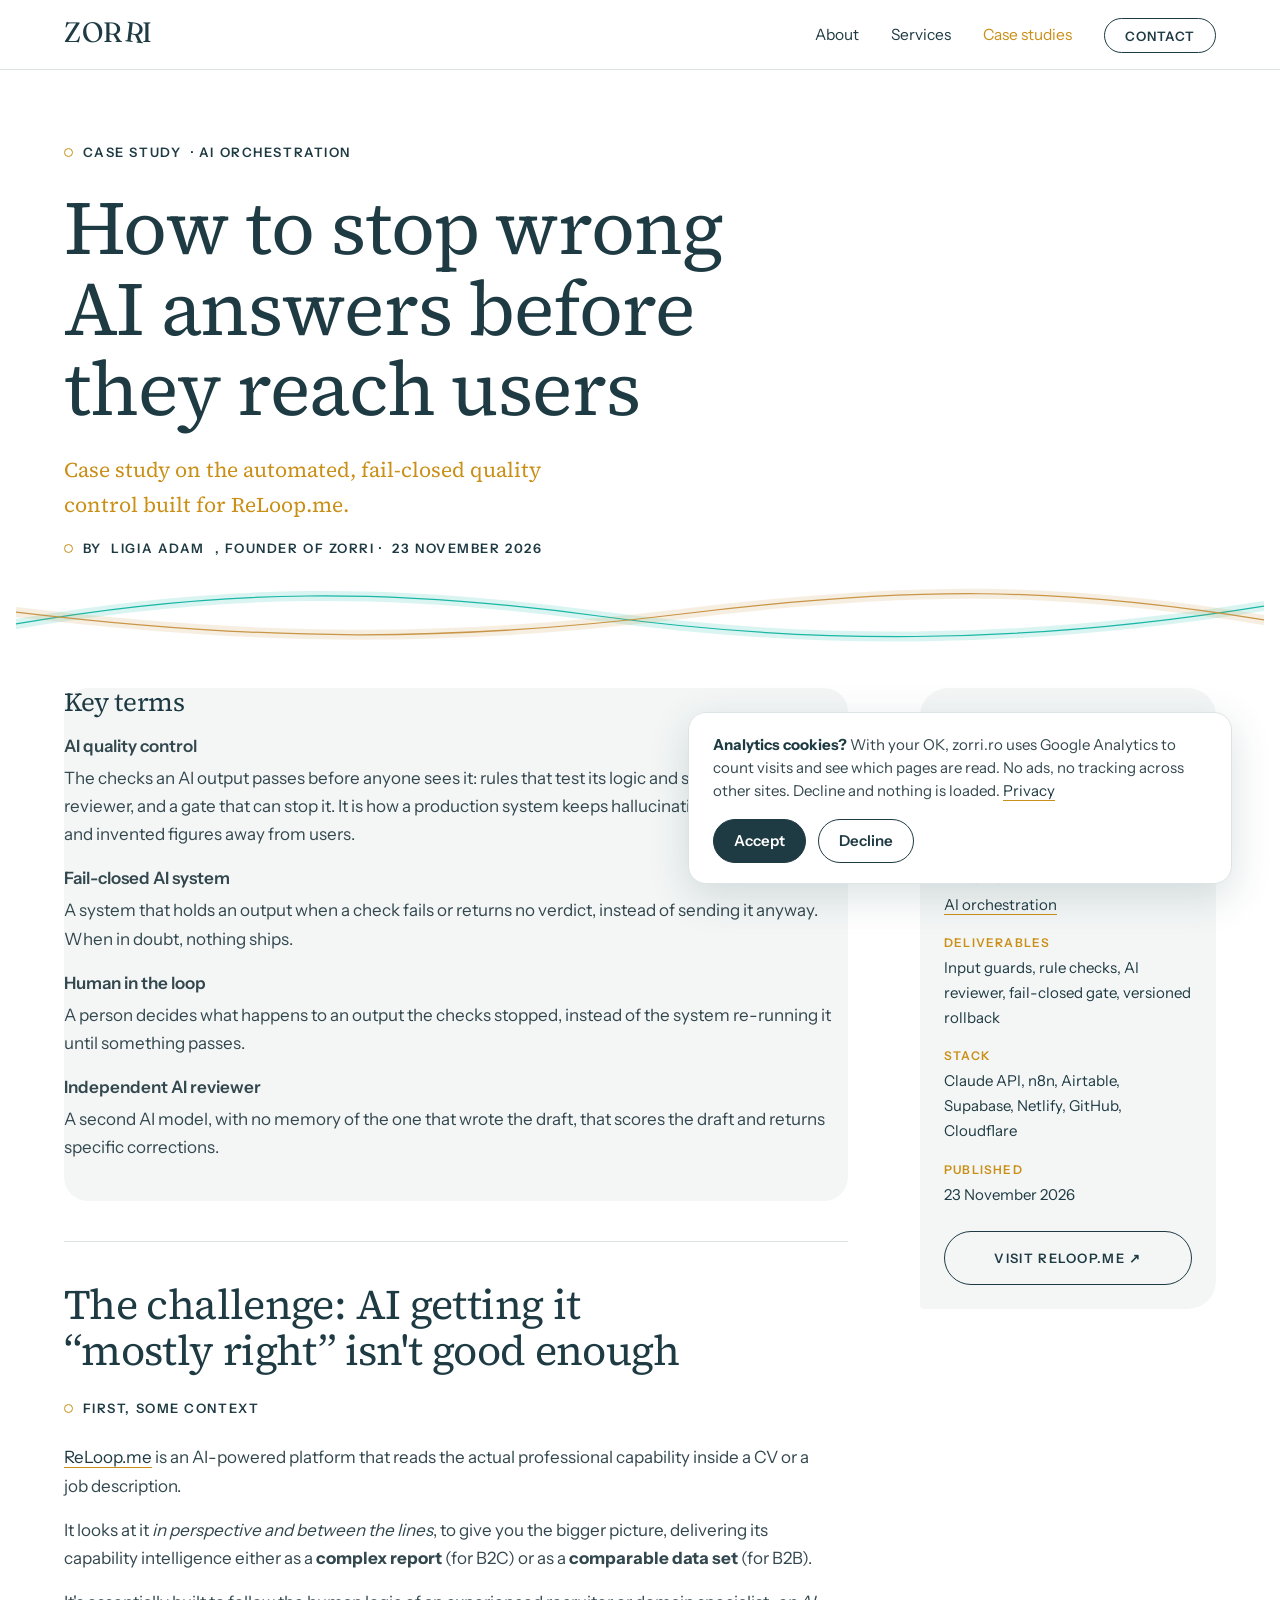
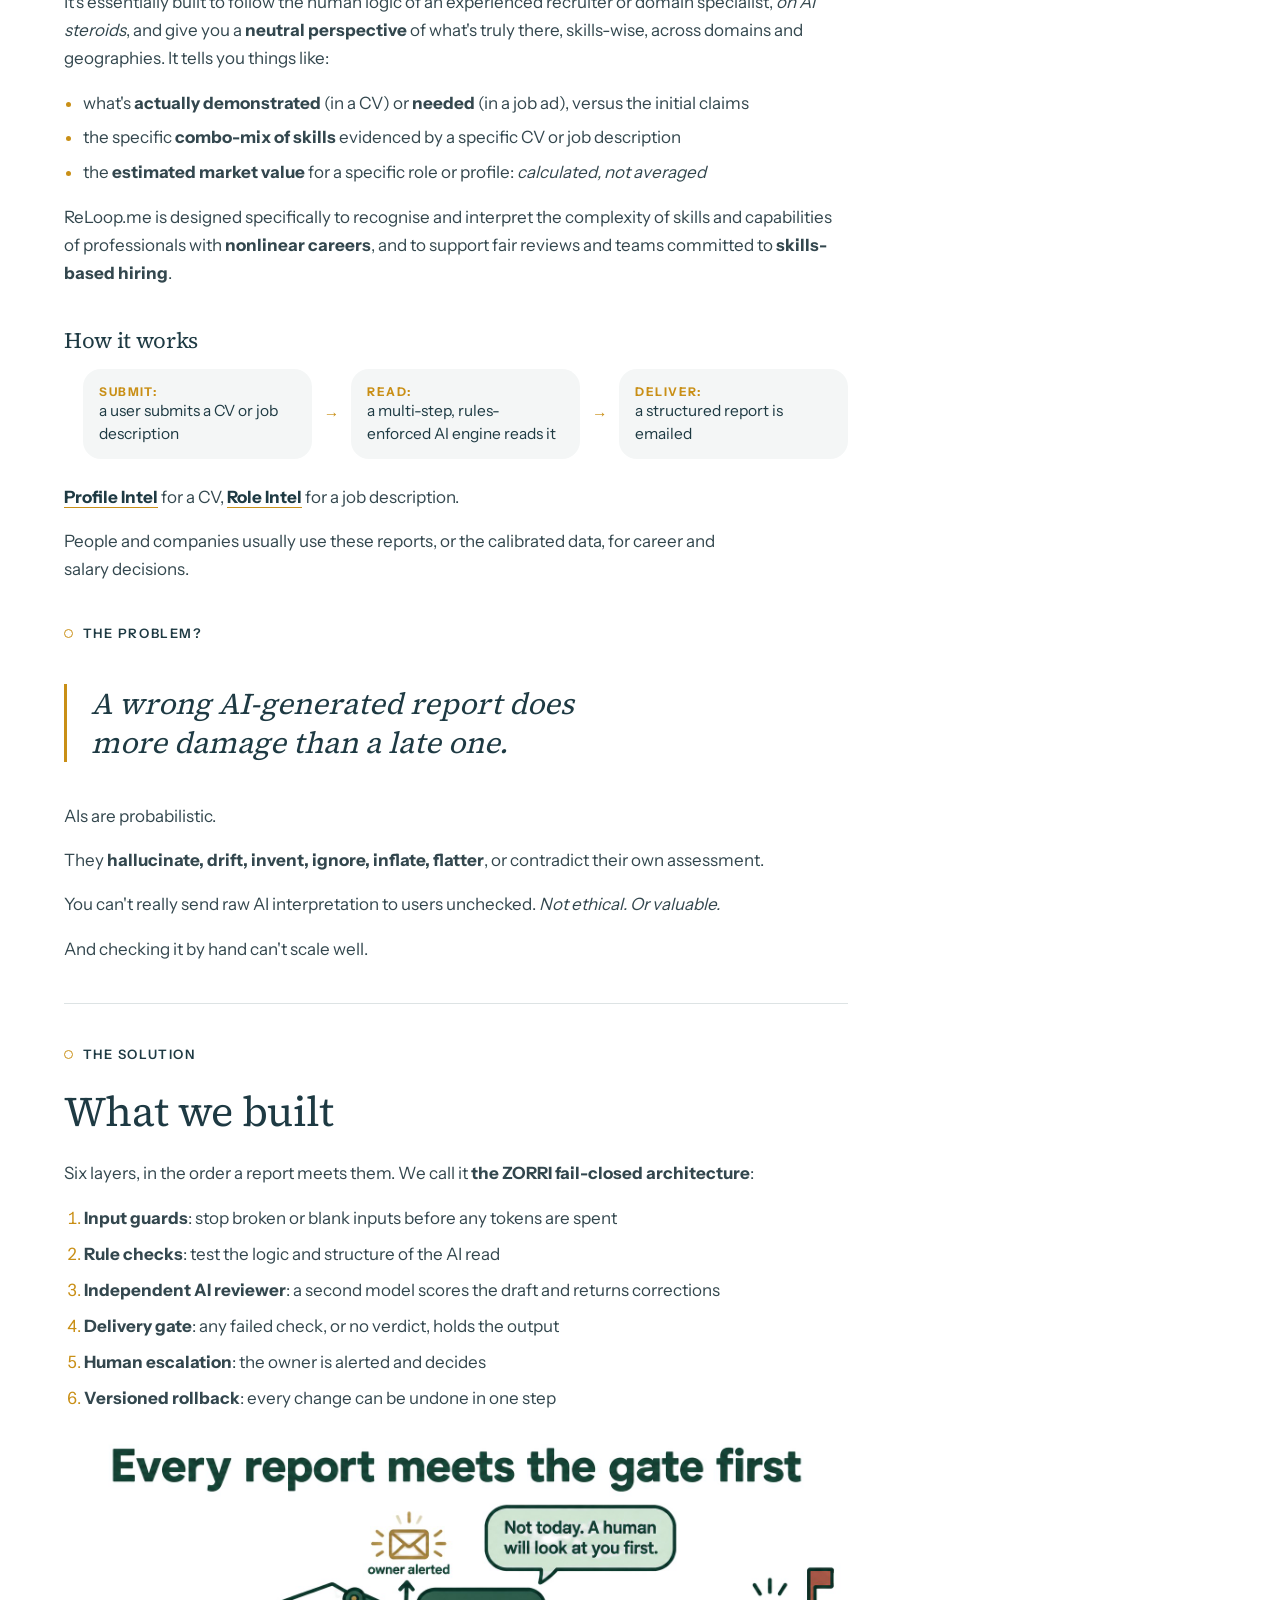
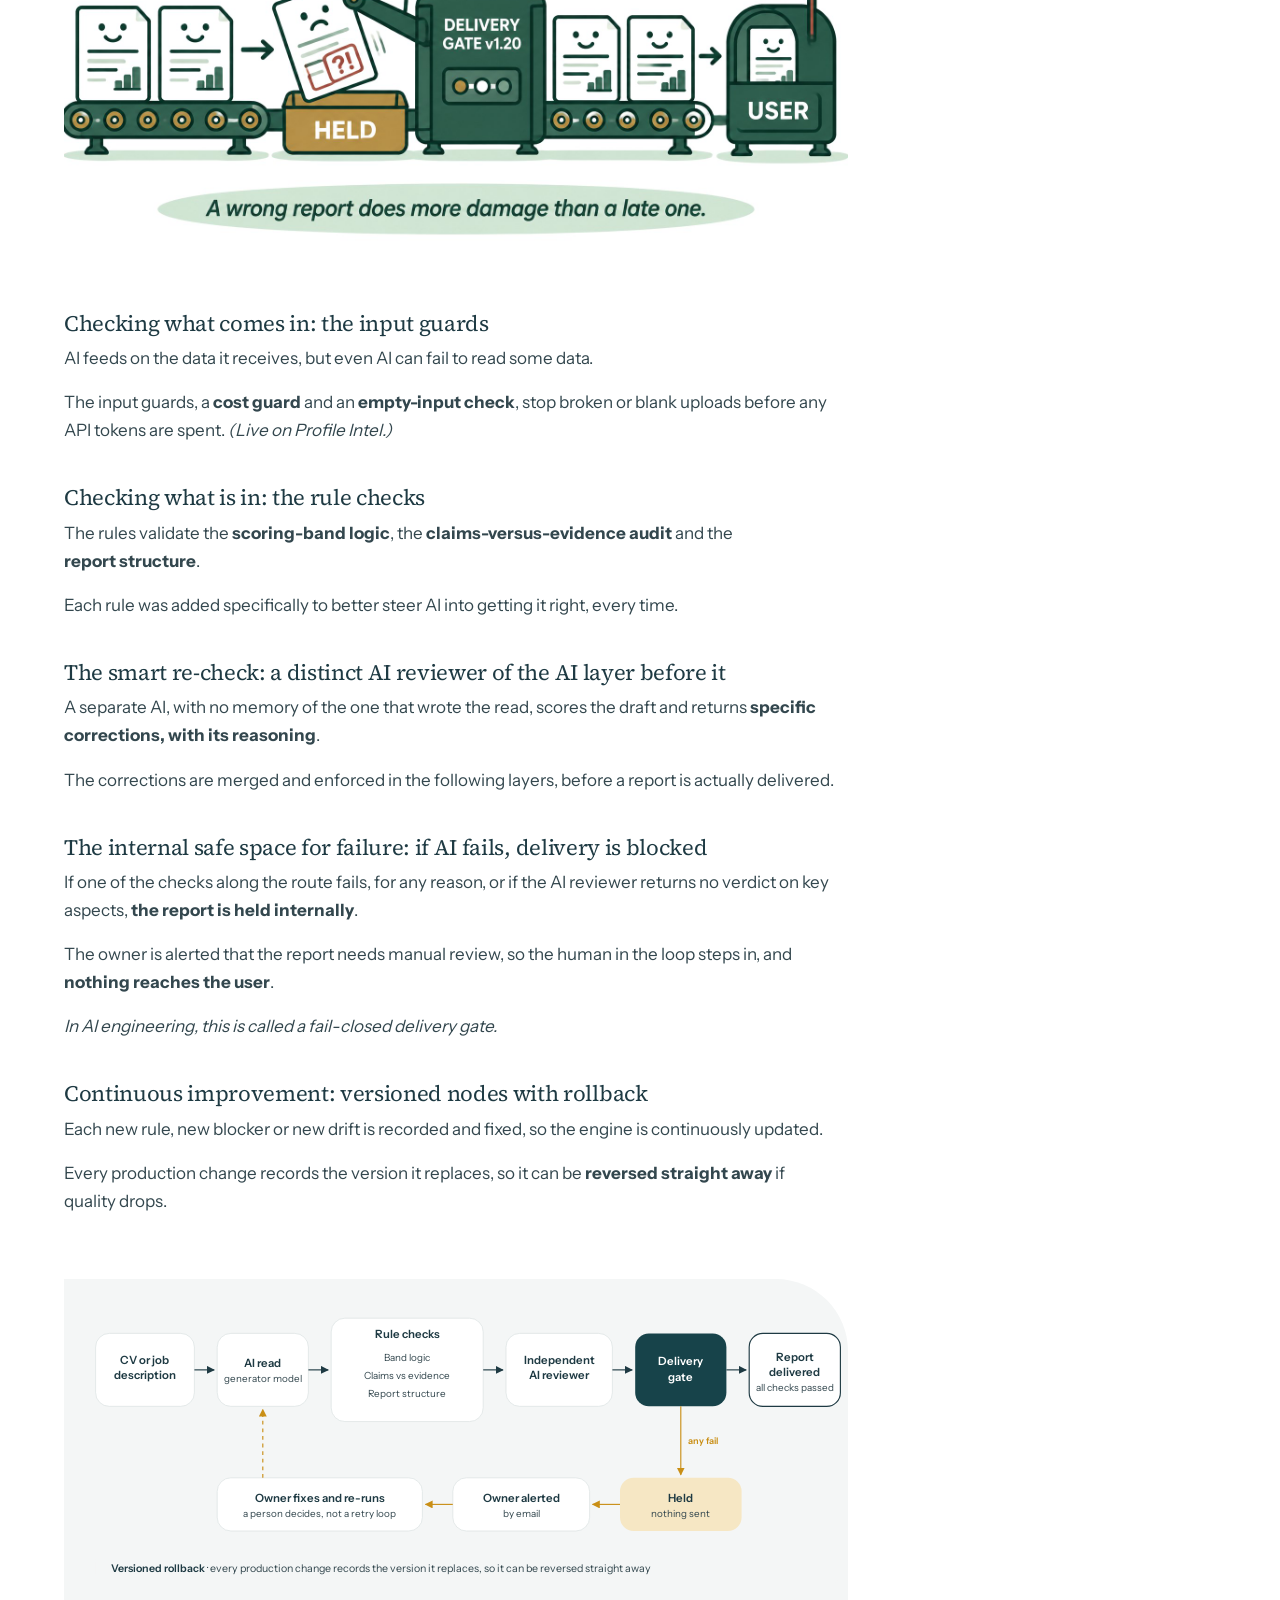
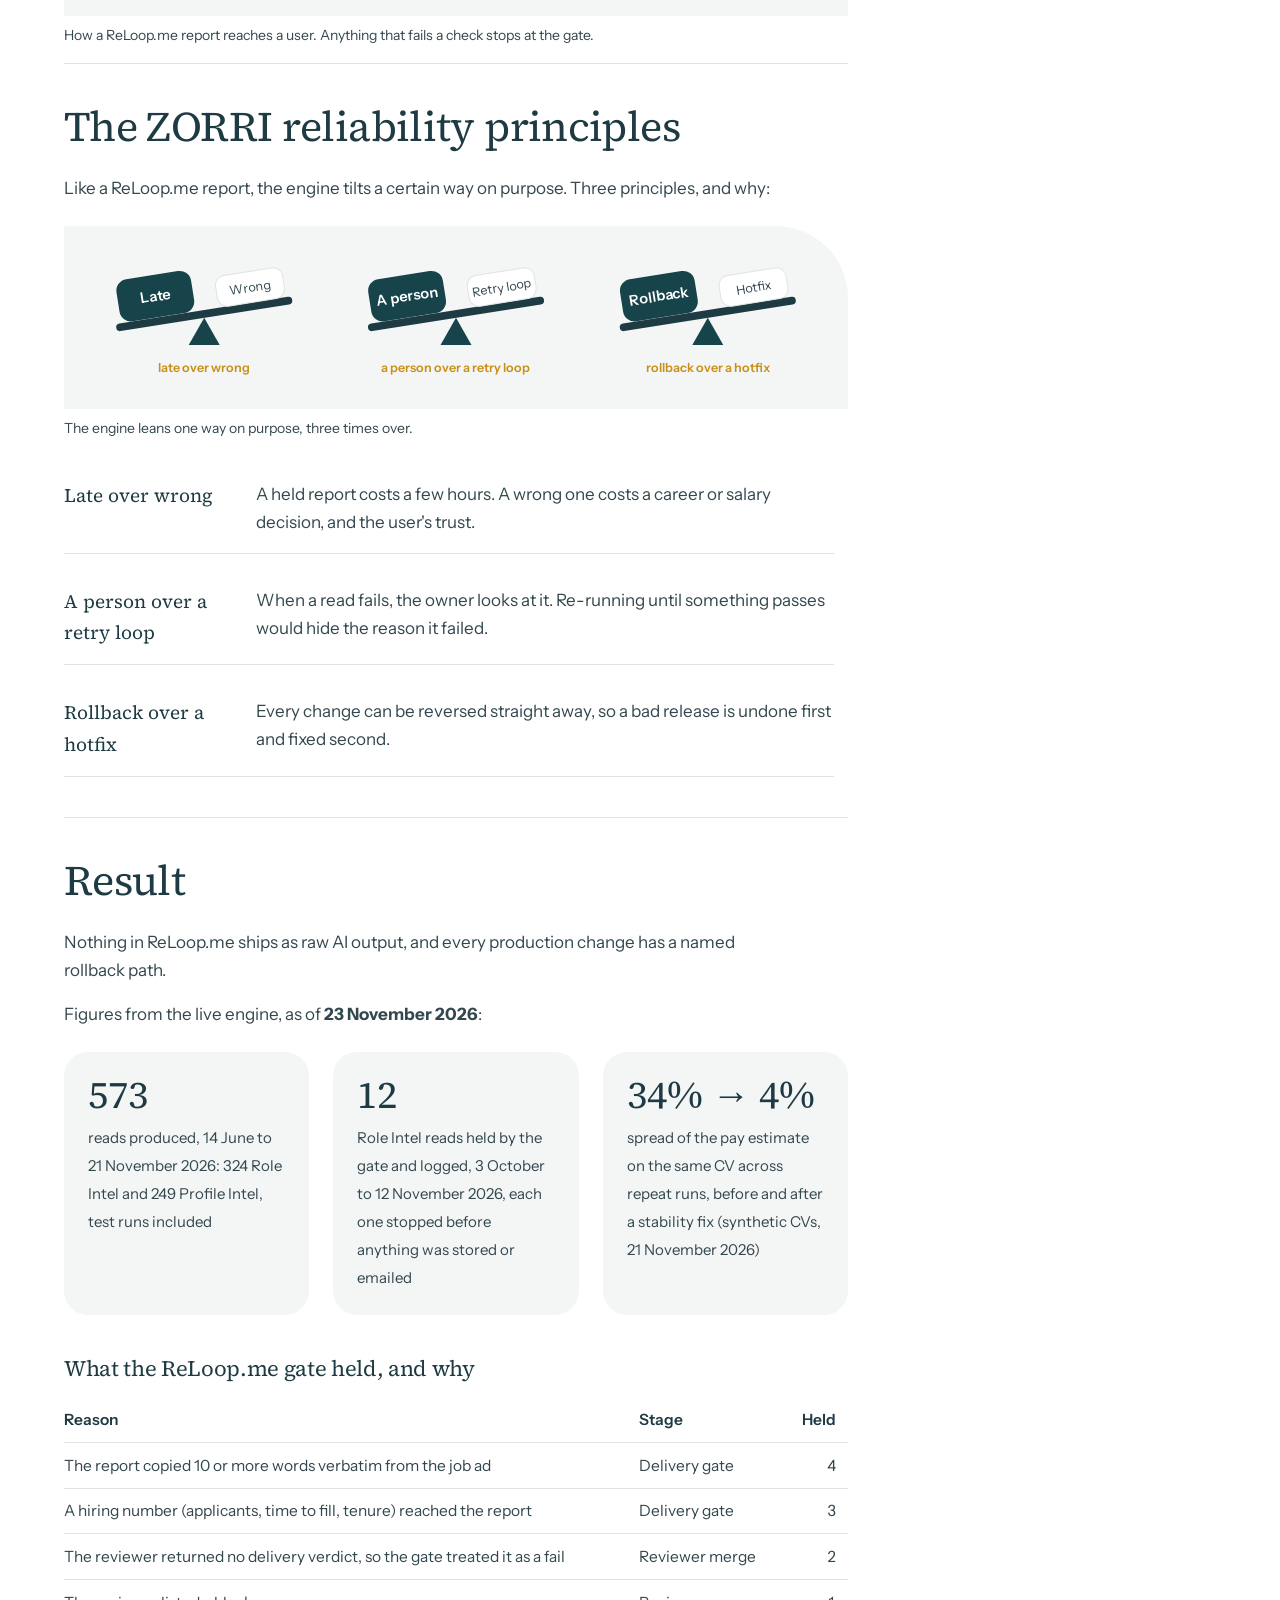
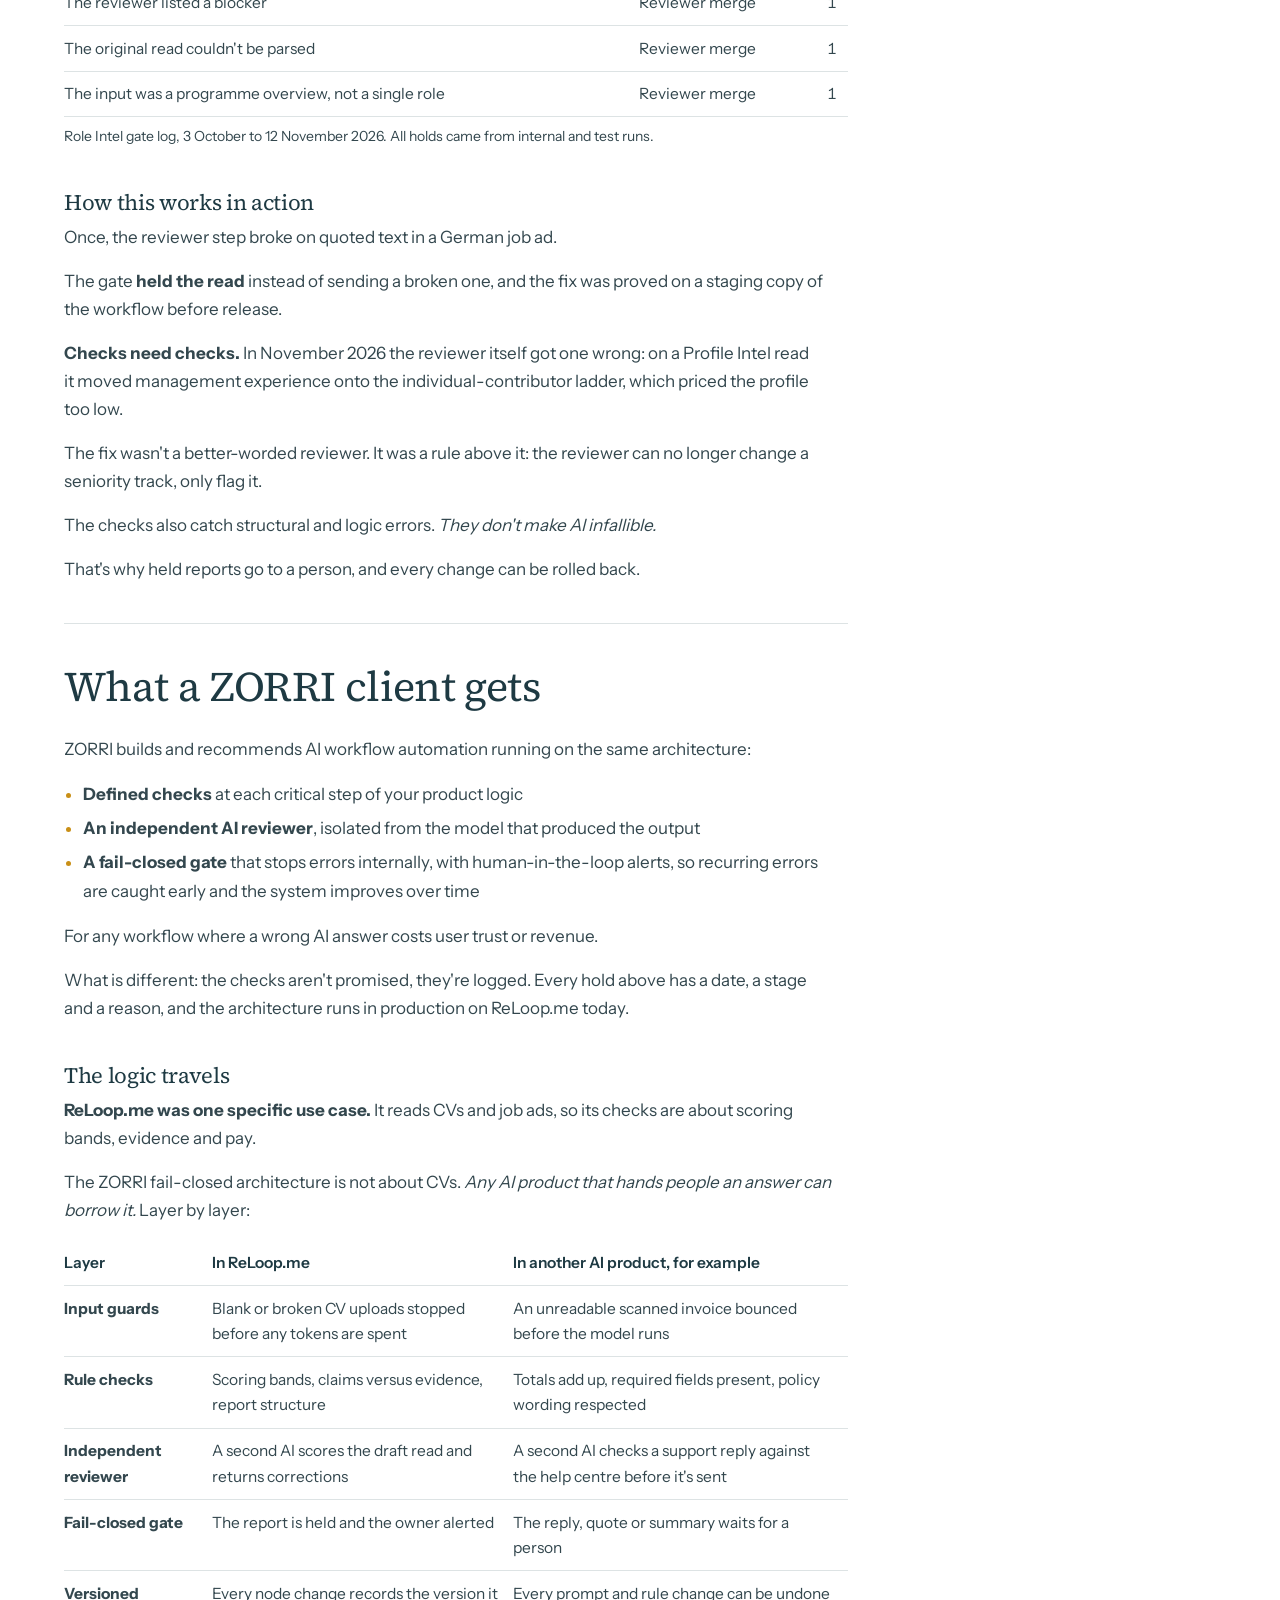
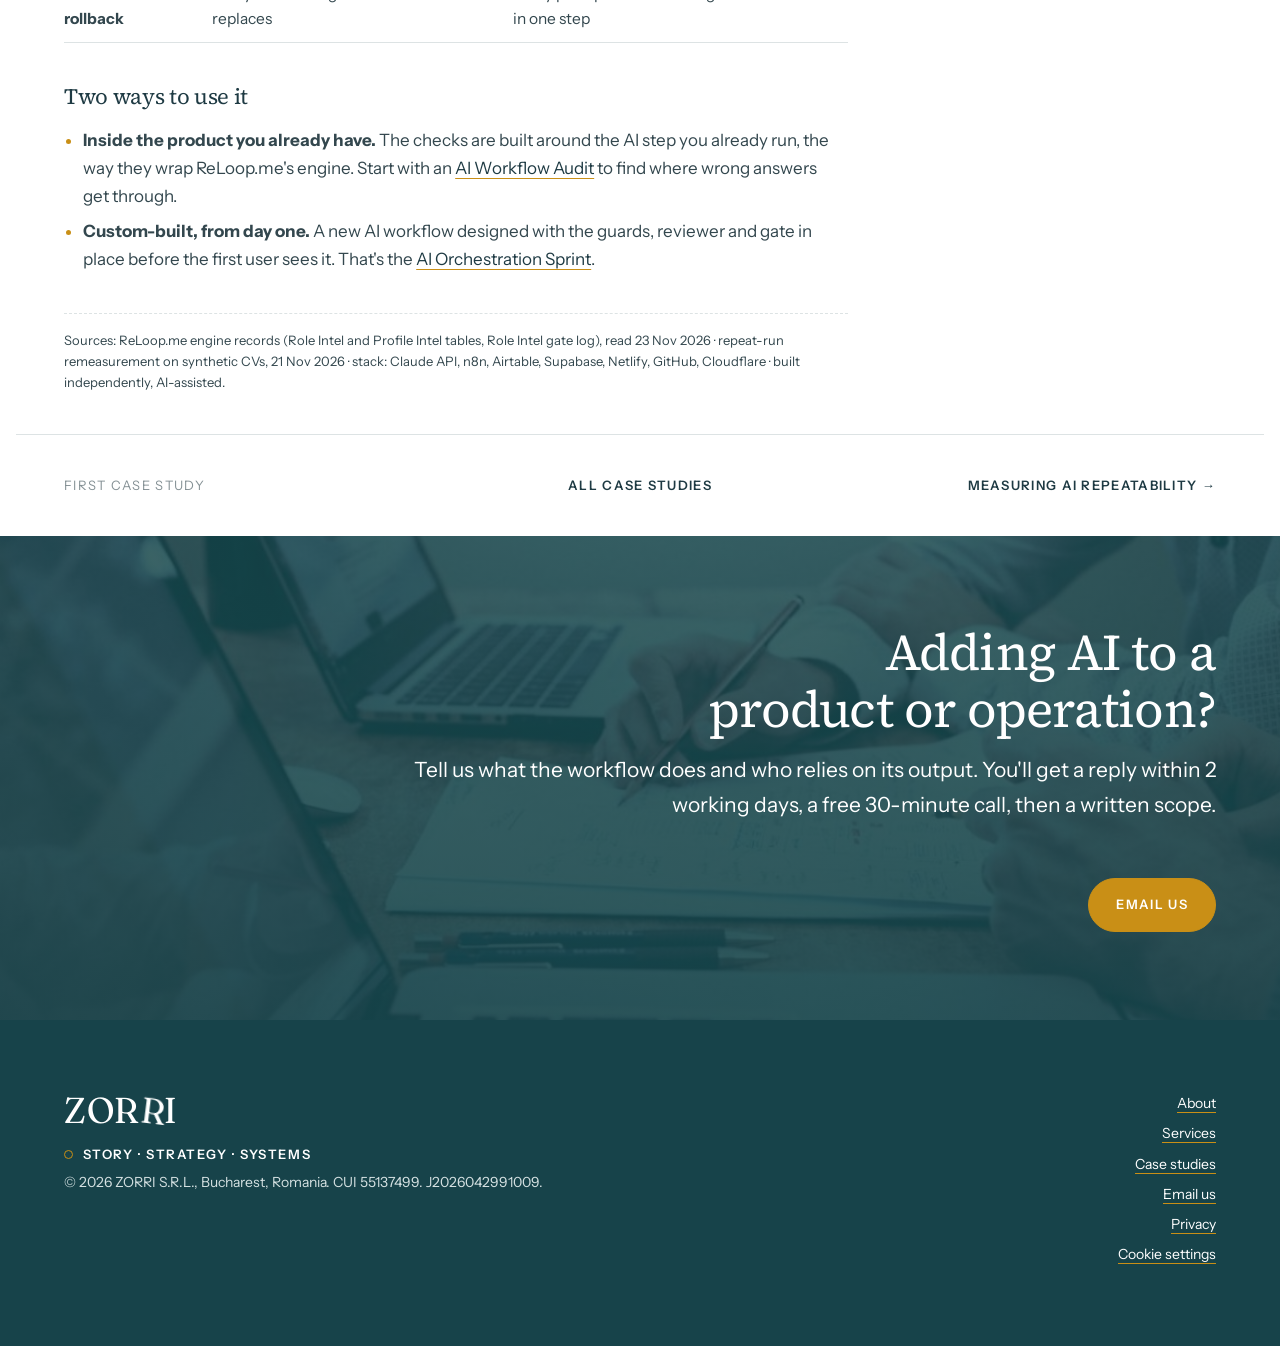
<file: case-studies/ai-quality-control.html>
<!DOCTYPE html>
<!-- ZORRI /case-studies/ai-quality-control — VERSION 2.7.0 -->
<!-- 2.7.0 (2026-11-27): external-review feedback. Answer-first 'Key terms' block (AI quality control, fail-closed AI system, human in the loop, independent AI reviewer) before the challenge; the architecture named 'the ZORRI fail-closed architecture' with its six layers listed under What we built, and the name carried into 'The logic travels'; 'The tilts' renamed 'The ZORRI reliability principles' (see-saws and texts unchanged); one line on what is different (measured, logged holds) in the client section; search phrases (AI hallucinations, human in the loop) in meta and JSON-LD; FAQPage +3. Everything else unchanged from 2.6.0. -->
<!-- 2.6.0 (2026-11-27): "More coming" in the case-study nav replaced by a next link to case study 2 (AI repeatability). Everything else unchanged from 2.5.0. -->
<!-- 2.5.0 (2026-11-25): Google Analytics (G-HQ5BXEPBLE) behind a consent banner via /assets/consent.js 1.0.0; nothing loads before Accept. Everything else unchanged from 2.4.0. -->
<!-- 2.4.0 (2026-11-25): visible byline (Ligia Adam, founder of ZORRI) with Person author in JSON-LD next to the organisation; LinkedIn-safe featured image 1200x630 (og/twitter image, no crop of the illustration title); new "Checks need checks" paragraph in How this works in action (the reviewer itself erred, a rule above it now stops it); dateModified 25 Nov. Everything else unchanged from 2.3.0.
     2.3.0 (2026-11-23): tilts drawn as three see-saws (inline SVG, to be swapped for the Canva illustration); new "The logic travels" part in What a ZORRI client gets: layer-by-layer table (ReLoop.me vs another AI product) and the two ways to use it. Everything else unchanged from 2.2.0.
     2.2.0 (2026-11-23): title back to "wrong AI answers" (drift is case study 2's subject); problem quote aligned with the illustration and the tilts ("than a late one"). Everything else unchanged from 2.1.0.
     2.1.0 (2026-11-23): founder's edits applied: new H1 ("AI drift"), context / problem / solution eyebrows, B2C/B2B delivery line, rewritten context and problem copy, SUBMIT/READ/DELIVER labels, gate illustration added, sidebar "Deliverables" and stack + GitHub, Cloudflare. Everything else unchanged from 2.0.0.
     2.0.0 (2026-11-23): rewritten in the founder's own text; Bridge-style portfolio layout (assets/case-study.css 1.0.0):
     wider two-column body with sticky project-info sidebar, pull-quote, tilts, stats band, footer stamp, prev/next,
     back-to-top arrow. Byline removed (author = ZORRI). Kept from 1.0.0: all engine figures and dates, gate table,
     flow diagram, JSON-LD graph (author switched to the organisation), links and UTM tags, contact band.
     1.0.0 (2026-11-23): first publication. -->
<html lang="en">
<head>
<meta charset="utf-8">
<meta name="viewport" content="width=device-width, initial-scale=1">
<title>Case study: how to stop wrong AI answers before they reach users — ZORRI</title>
<meta name="description" content="AI quality control in production: how ReLoop.me keeps AI hallucinations from users with input guards, rule checks, an independent AI reviewer, a fail-closed delivery gate and a human in the loop. 573 reads, 12 held.">
<meta name="author" content="Ligia Adam, ZORRI">
<meta name="robots" content="index, follow, max-snippet:-1, max-image-preview:large">
<link rel="canonical" href="https://zorri.ro/case-studies/ai-quality-control">
<link rel="alternate" type="text/plain" href="/llms.txt" title="LLM-readable summary">
<link rel="icon" href="/favicon.svg" type="image/svg+xml">
<link rel="apple-touch-icon" href="/assets/zorri-logo.png">
<meta name="theme-color" content="#ffffff">
<meta property="og:type" content="article">
<meta property="og:site_name" content="ZORRI">
<meta property="og:title" content="Case study: how to stop wrong AI answers before they reach users">
<meta property="og:description" content="Input guards, rule checks, an independent AI reviewer and a fail-closed delivery gate for ReLoop.me's AI reports.">
<meta property="og:url" content="https://zorri.ro/case-studies/ai-quality-control">
<meta property="og:image" content="https://zorri.ro/assets/img/case-studies/ai-quality-control-featured.jpg">
<meta property="og:image:width" content="1200">
<meta property="og:image:height" content="630">
<meta property="og:image:alt" content="Every report meets the gate first: a delivery gate holds a wrong AI report and alerts the owner, good reports reach the user.">
<meta property="og:locale" content="en_GB">
<meta property="article:published_time" content="2026-11-23">
<meta property="article:modified_time" content="2026-11-25">
<meta property="article:author" content="https://www.linkedin.com/in/ligiaadam">
<meta name="twitter:card" content="summary_large_image">
<meta name="twitter:image" content="https://zorri.ro/assets/img/case-studies/ai-quality-control-featured.jpg">
<link rel="preload" href="/assets/fonts/fraunces-latin-full-normal.woff2" as="font" type="font/woff2" crossorigin>
<link rel="preload" href="/assets/fonts/instrument-sans-latin-wght-normal.woff2" as="font" type="font/woff2" crossorigin>
<link rel="stylesheet" href="/assets/zorri.css">
<link rel="stylesheet" href="/assets/case-study.css">
<style>
.cs-terms { background: var(--panel); border-radius: 24px; padding: var(--s3) var(--s4); margin-bottom: var(--s4); }
.cs-terms h2 { font-size: var(--t-h3); margin-bottom: var(--s2); }
.cs-terms dl { margin: 0; }
.cs-terms dt { font-weight: 600; margin-top: var(--s2); }
.cs-terms dt:first-child { margin-top: 0; }
.cs-terms dd { margin: 0.25rem 0 0; }
.cs-method { padding-left: 1.25rem; }
.cs-method li { margin-bottom: 0.5rem; }
</style>
<script type="application/ld+json">
{
 "@context": "https://schema.org",
 "@graph": [
  {
   "@type": ["Organization", "ProfessionalService"],
   "@id": "https://zorri.ro/#org",
   "name": "ZORRI",
   "legalName": "ZORRI S.R.L.",
   "url": "https://zorri.ro/",
   "logo": "https://zorri.ro/assets/zorri-logo.png",
   "email": "hello@zorri.ro",
   "description": "ZORRI is a studio at the intersection of AI systems design, B2B marketing and strategy, based in Bucharest, Romania. ZORRI builds and operates ReLoop.me.",
   "address": { "@type": "PostalAddress", "addressLocality": "Bucharest", "addressCountry": "RO" },
   "owns": { "@id": "https://reloop.me/#product" }
  },
  {
   "@type": ["Product", "SoftwareApplication"],
   "@id": "https://reloop.me/#product",
   "name": "ReLoop.me",
   "url": "https://www.reloop.me/",
   "applicationCategory": "BusinessApplication",
   "operatingSystem": "Web",
   "brand": { "@id": "https://zorri.ro/#org" },
   "description": "Capability intelligence platform for nonlinear careers and skills-based hiring. Profile Intel reads a CV; Role Intel reads a job description. Built and operated by ZORRI S.R.L."
  },
  {
   "@type": "Article",
   "@id": "https://zorri.ro/case-studies/ai-quality-control#article",
   "headline": "How to stop wrong AI answers before they reach users",
   "alternativeHeadline": "The automated, fail-closed quality control built for ReLoop.me",
   "description": "How ReLoop.me's capability intelligence reports pass input guards, rule checks, an independent AI reviewer and a fail-closed delivery gate before delivery, with figures from the live engine.",
   "articleSection": "Case studies",
   "datePublished": "2026-11-23",
   "dateModified": "2026-11-25",
   "inLanguage": "en",
   "author": [
    { "@type": "Person", "@id": "https://zorri.ro/about#ligia", "name": "Ligia Adam", "jobTitle": "Founder", "worksFor": { "@id": "https://zorri.ro/#org" }, "sameAs": ["https://www.linkedin.com/in/ligiaadam", "https://github.com/LigiaAdam"] },
    { "@id": "https://zorri.ro/#org" }
   ],
   "publisher": { "@id": "https://zorri.ro/#org" },
   "about": [
    { "@id": "https://reloop.me/#product" },
    { "@type": "Thing", "name": "AI quality control" },
    { "@type": "Thing", "name": "Fail-closed delivery gate" },
    { "@type": "Thing", "name": "LLM evaluation" },
    { "@type": "Thing", "name": "Human-in-the-loop AI" },
    { "@type": "Thing", "name": "AI hallucinations" },
    { "@type": "Thing", "name": "AI quality assurance" }
   ],
   "mentions": [
    { "@type": "WebPage", "name": "ReLoop.me Profile Intel", "url": "https://www.reloop.me/profile-intel" },
    { "@type": "WebPage", "name": "ReLoop.me Role Intel", "url": "https://www.reloop.me/role-intel" }
   ],
   "mainEntityOfPage": "https://zorri.ro/case-studies/ai-quality-control",
   "image": ["https://zorri.ro/assets/img/case-studies/ai-quality-control-featured.jpg", "https://zorri.ro/assets/img/case-studies/every-report-meets-the-gate.jpg"],
   "isPartOf": { "@id": "https://zorri.ro/#website" }
  },
  {
   "@type": "WebSite",
   "@id": "https://zorri.ro/#website",
   "url": "https://zorri.ro/",
   "name": "ZORRI",
   "publisher": { "@id": "https://zorri.ro/#org" },
   "inLanguage": "en"
  },
  {
   "@type": "BreadcrumbList",
   "itemListElement": [
    { "@type": "ListItem", "position": 1, "name": "ZORRI", "item": "https://zorri.ro/" },
    { "@type": "ListItem", "position": 2, "name": "Case studies", "item": "https://zorri.ro/case-studies/" },
    { "@type": "ListItem", "position": 3, "name": "AI quality control for ReLoop.me", "item": "https://zorri.ro/case-studies/ai-quality-control" }
   ]
  },
  {
   "@type": "FAQPage",
   "@id": "https://zorri.ro/case-studies/ai-quality-control#faq",
   "mainEntity": [
    {
     "@type": "Question",
     "name": "What is a fail-closed delivery gate?",
     "acceptedAnswer": { "@type": "Answer", "text": "A final check that stops an AI output from being sent when any required check fails or returns no verdict. The output is held internally and a person is alerted, instead of the user receiving it." }
    },
    {
     "@type": "Question",
     "name": "What is AI quality control?",
     "acceptedAnswer": { "@type": "Answer", "text": "The checks an AI output passes before anyone sees it: rule checks on its logic and structure, an independent AI reviewer, and a fail-closed gate that can hold it for a person. ReLoop.me's gate held 12 Role Intel reads between 3 October and 12 November 2026, each with a logged reason." }
    },
    {
     "@type": "Question",
     "name": "How do you prevent AI hallucinations in production?",
     "acceptedAnswer": { "@type": "Answer", "text": "You can't prevent every one, so you stop them from reaching users: rule checks catch invented figures and broken logic, a second model reviews the draft, and a fail-closed gate holds anything that fails for a person to look at." }
    },
    {
     "@type": "Question",
     "name": "Why does human-in-the-loop AI matter?",
     "acceptedAnswer": { "@type": "Answer", "text": "When a check stops an output, a person finds out why. Re-running the AI until something passes would hide the reason it failed, and the same error would come back." }
    },
    {
     "@type": "Question",
     "name": "Does an AI reviewer make AI infallible?",
     "acceptedAnswer": { "@type": "Answer", "text": "No. Rule checks and an independent reviewer catch structural and logic errors, but they don't make AI infallible. That is why held reports go to a person and every production change can be rolled back." }
    },
    {
     "@type": "Question",
     "name": "What is ReLoop.me?",
     "acceptedAnswer": { "@type": "Answer", "text": "ReLoop.me is a capability intelligence platform for nonlinear careers and skills-based hiring, built and operated by ZORRI. Profile Intel reads a CV; Role Intel reads a job description." }
    }
   ]
  }
 ]
}
</script>
<script src="/assets/consent.js" defer></script>
</head>
<body id="top">
<a class="skip" href="#main">Skip to content</a>
<header class="site-header">
 <div class="wrap">
  <a class="brand" href="/" aria-label="ZORRI home"><span class="wm">ZOR<span class="tilt">R</span>I</span></a>
  <nav class="site-nav" aria-label="Main"><ul><li><a href="/about">About</a></li><li><a href="/services">Services</a></li><li><a href="/case-studies/" aria-current="page">Case studies</a></li><li><a href="/#contact">Contact</a></li></ul></nav>
 </div>
</header>
<main id="main">
<article>
<header class="cs-head">
 <div class="wrap">
  <p class="descriptor"><a href="/case-studies/">Case study</a> · AI orchestration</p>
  <h1>How to stop wrong AI answers before they reach users</h1>
  <p class="line">Case study on the automated, fail-closed quality control built for ReLoop.me.</p>
  <p class="descriptor" style="margin-top:var(--s2)">By <a href="https://www.linkedin.com/in/ligiaadam" rel="author">Ligia Adam</a>, founder of ZORRI · <time datetime="2026-11-23">23 November 2026</time></p>
 </div>
 <svg class="cs-loop" viewBox="0 0 1200 64" preserveAspectRatio="none" aria-hidden="true">
  <path d="M0 40 C 200 4, 360 4, 560 32 S 960 62, 1200 22" fill="none" stroke="#19b7a5" stroke-opacity="0.16" stroke-width="10" stroke-linecap="round"/>
  <path d="M0 40 C 200 4, 360 4, 560 32 S 960 62, 1200 22" fill="none" stroke="#19b7a5" stroke-width="1.25"/>
  <path d="M0 28 C 240 58, 420 58, 640 30 S 1000 2, 1200 36" fill="none" stroke="#c99546" stroke-opacity="0.16" stroke-width="10" stroke-linecap="round"/>
  <path d="M0 28 C 240 58, 420 58, 640 30 S 1000 2, 1200 36" fill="none" stroke="#c99546" stroke-width="1.25"/>
 </svg>
</header>

<div class="wrap cs-grid">
 <div class="cs-main">

  <section class="cs-terms" aria-labelledby="terms-h">
   <h2 id="terms-h">Key terms</h2>
   <dl>
    <dt>AI quality control</dt><dd>The checks an AI output passes before anyone sees it: rules that test its logic and structure, a second reviewer, and a gate that can stop it. It is how a production system keeps hallucinations, contradictions and invented figures away from users.</dd>
    <dt>Fail-closed AI system</dt><dd>A system that holds an output when a check fails or returns no verdict, instead of sending it anyway. When in doubt, nothing ships.</dd>
    <dt>Human in the loop</dt><dd>A person decides what happens to an output the checks stopped, instead of the system re-running it until something passes.</dd>
    <dt>Independent AI reviewer</dt><dd>A second AI model, with no memory of the one that wrote the draft, that scores the draft and returns specific corrections.</dd>
   </dl>
  </section>

  <section aria-labelledby="challenge-h">
   <h2 id="challenge-h">The challenge: AI getting it “mostly right” isn't good enough</h2>
   <p class="descriptor">First, some context</p>
   <p><a href="https://www.reloop.me/?utm_source=zorri.ro&amp;utm_medium=case_study">ReLoop.me</a> is an AI-powered platform that reads the actual professional capability inside a CV or a job description.</p>
   <p>It looks at it <em>in perspective and between the lines</em>, to give you the bigger picture, delivering its capability intelligence either as a <strong>complex report</strong> (for B2C) or as a <strong>comparable data set</strong> (for B2B).</p>
   <p>It's essentially built to follow the human logic of an experienced recruiter or domain specialist, <em>on AI steroids</em>, and give you a <strong>neutral perspective</strong> of what's truly there, skills-wise, across domains and geographies. It tells you things like:</p>
   <ul>
    <li>what's <strong>actually demonstrated</strong> (in a CV) or <strong>needed</strong> (in a job ad), versus the initial claims</li>
    <li>the specific <strong>combo-mix of skills</strong> evidenced by a specific CV or job description</li>
    <li>the <strong>estimated market value</strong> for a specific role or profile: <em>calculated, not averaged</em></li>
   </ul>
   <p>ReLoop.me is designed specifically to recognise and interpret the complexity of skills and capabilities of professionals with <strong>nonlinear careers</strong>, and to support fair reviews and teams committed to <strong>skills-based hiring</strong>.</p>

   <h3>How it works</h3>
   <ul class="cs-flowline" aria-label="How it works">
    <li><strong>Submit:</strong> a user submits a CV or job description</li><li class="to" aria-hidden="true">→</li>
    <li><strong>Read:</strong> a multi-step, rules-enforced AI engine reads it</li><li class="to" aria-hidden="true">→</li>
    <li><strong>Deliver:</strong> a structured report is emailed</li>
   </ul>
   <p><a href="https://www.reloop.me/profile-intel?utm_source=zorri.ro&amp;utm_medium=case_study"><strong>Profile Intel</strong></a> for a CV, <a href="https://www.reloop.me/role-intel?utm_source=zorri.ro&amp;utm_medium=case_study"><strong>Role Intel</strong></a> for a job description.</p>
   <p>People and companies usually use these reports, or the calibrated data, for career and salary decisions.</p>

   <p class="descriptor" style="margin-top:var(--s4)">The problem?</p>
   <blockquote class="cs-quote"><p>A wrong AI-generated report does more damage than a late one.</p></blockquote>
   <p>AIs are probabilistic.</p>
   <p>They <strong>hallucinate, drift, invent, ignore, inflate, flatter</strong>, or contradict their own assessment.</p>
   <p>You can't really send raw AI interpretation to users unchecked. <em>Not ethical. Or valuable.</em></p>
   <p>And checking it by hand can't scale well.</p>
  </section>

  <section aria-labelledby="built-h">
   <p class="descriptor">The solution</p>
   <h2 id="built-h">What we built</h2>
   <p>Six layers, in the order a report meets them. We call it <strong>the ZORRI fail-closed architecture</strong>:</p>
   <ol class="cs-method">
    <li><strong>Input guards</strong>: stop broken or blank inputs before any tokens are spent</li>
    <li><strong>Rule checks</strong>: test the logic and structure of the AI read</li>
    <li><strong>Independent AI reviewer</strong>: a second model scores the draft and returns corrections</li>
    <li><strong>Delivery gate</strong>: any failed check, or no verdict, holds the output</li>
    <li><strong>Human escalation</strong>: the owner is alerted and decides</li>
    <li><strong>Versioned rollback</strong>: every change can be undone in one step</li>
   </ol>
   <figure class="cs-figure" style="margin:0 0 var(--s3)">
    <img src="/assets/img/case-studies/every-report-meets-the-gate.jpg" width="1680" height="944" alt="Illustration: reports ride a conveyor towards a delivery gate. One worried report marked with a question mark is lifted into a box labelled Held and the owner is alerted by email; the gate says: Not today, a human will look at you first. The good reports carry on to the user's mailbox.">
   </figure>

   <h3>Checking what comes in: the input guards</h3>
   <p>AI feeds on the data it receives, but even AI can fail to read some data.</p>
   <p>The input guards, a <strong>cost guard</strong> and an <strong>empty-input check</strong>, stop broken or blank uploads before any API tokens are spent. <em>(Live on Profile Intel.)</em></p>

   <h3>Checking what is in: the rule checks</h3>
   <p>The rules validate the <strong>scoring-band logic</strong>, the <strong>claims-versus-evidence audit</strong> and the <strong>report structure</strong>.</p>
   <p>Each rule was added specifically to better steer AI into getting it right, every time.</p>

   <h3>The smart re-check: a distinct AI reviewer of the AI layer before it</h3>
   <p>A separate AI, with no memory of the one that wrote the read, scores the draft and returns <strong>specific corrections, with its reasoning</strong>.</p>
   <p>The corrections are merged and enforced in the following layers, before a report is actually delivered.</p>

   <h3>The internal safe space for failure: if AI fails, delivery is blocked</h3>
   <p>If one of the checks along the route fails, for any reason, or if the AI reviewer returns no verdict on key aspects, <strong>the report is held internally</strong>.</p>
   <p>The owner is alerted that the report needs manual review, so the human in the loop steps in, and <strong>nothing reaches the user</strong>.</p>
   <p><em>In AI engineering, this is called a fail-closed delivery gate.</em></p>

   <h3>Continuous improvement: versioned nodes with rollback</h3>
   <p>Each new rule, new blocker or new drift is recorded and fixed, so the engine is continuously updated.</p>
   <p>Every production change records the version it replaces, so it can be <strong>reversed straight away</strong> if quality drops.</p>
  </section>

  <figure class="cs-figure">
   <div class="frame">
   <svg viewBox="0 0 1000 380" role="img" aria-labelledby="flow-t flow-d" xmlns="http://www.w3.org/2000/svg">
    <title id="flow-t">How a ReLoop.me report reaches a user</title>
    <desc id="flow-d">A CV or job description goes to the AI read, then three rule checks (band logic, claims versus evidence, report structure), then an independent AI reviewer, then the delivery gate. If everything passes, the report is delivered. If anything fails, the report is held, the owner is alerted, and the owner fixes it and re-runs it. Every production change has a versioned rollback.</desc>
    <defs>
     <marker id="ah" viewBox="0 0 10 10" refX="9" refY="5" markerWidth="7" markerHeight="7" orient="auto-start-reverse"><path d="M0,0 L10,5 L0,10 z" fill="#1e3a43"/></marker>
     <marker id="ahO" viewBox="0 0 10 10" refX="9" refY="5" markerWidth="7" markerHeight="7" orient="auto-start-reverse"><path d="M0,0 L10,5 L0,10 z" fill="#c98f16"/></marker>
    </defs>
    <g font-size="15" fill="#1e3a43">
     <rect x="10" y="40" width="130" height="96" rx="18" fill="#ffffff" stroke="#dde3e4"/>
     <text x="75" y="80" text-anchor="middle" font-weight="600">CV or job</text>
     <text x="75" y="100" text-anchor="middle" font-weight="600">description</text>

     <rect x="170" y="40" width="120" height="96" rx="18" fill="#ffffff" stroke="#dde3e4"/>
     <text x="230" y="84" text-anchor="middle" font-weight="600">AI read</text>
     <text x="230" y="104" text-anchor="middle" font-size="13" fill="#33474e">generator model</text>

     <rect x="320" y="20" width="200" height="136" rx="18" fill="#ffffff" stroke="#dde3e4"/>
     <text x="420" y="46" text-anchor="middle" font-weight="600">Rule checks</text>
     <text x="420" y="76" text-anchor="middle" font-size="13" fill="#33474e">Band logic</text>
     <text x="420" y="100" text-anchor="middle" font-size="13" fill="#33474e">Claims vs evidence</text>
     <text x="420" y="124" text-anchor="middle" font-size="13" fill="#33474e">Report structure</text>

     <rect x="550" y="40" width="140" height="96" rx="18" fill="#ffffff" stroke="#dde3e4"/>
     <text x="620" y="80" text-anchor="middle" font-weight="600">Independent</text>
     <text x="620" y="100" text-anchor="middle" font-weight="600">AI reviewer</text>

     <rect x="720" y="40" width="120" height="96" rx="18" fill="#17434a"/>
     <text x="780" y="82" text-anchor="middle" font-weight="600" fill="#ffffff">Delivery</text>
     <text x="780" y="102" text-anchor="middle" font-weight="600" fill="#ffffff">gate</text>

     <rect x="870" y="40" width="120" height="96" rx="18" fill="#ffffff" stroke="#1e3a43" stroke-width="1.5"/>
     <text x="930" y="76" text-anchor="middle" font-weight="600">Report</text>
     <text x="930" y="96" text-anchor="middle" font-weight="600">delivered</text>
     <text x="930" y="116" text-anchor="middle" font-size="13" fill="#33474e">all checks passed</text>

     <line x1="140" y1="88" x2="166" y2="88" stroke="#1e3a43" stroke-width="1.5" marker-end="url(#ah)"/>
     <line x1="290" y1="88" x2="316" y2="88" stroke="#1e3a43" stroke-width="1.5" marker-end="url(#ah)"/>
     <line x1="520" y1="88" x2="546" y2="88" stroke="#1e3a43" stroke-width="1.5" marker-end="url(#ah)"/>
     <line x1="690" y1="88" x2="716" y2="88" stroke="#1e3a43" stroke-width="1.5" marker-end="url(#ah)"/>
     <line x1="840" y1="88" x2="866" y2="88" stroke="#1e3a43" stroke-width="1.5" marker-end="url(#ah)"/>

     <line x1="780" y1="136" x2="780" y2="226" stroke="#c98f16" stroke-width="1.5" marker-end="url(#ahO)"/>
     <text x="790" y="186" font-size="12" font-weight="600" fill="#c98f16">any fail</text>

     <rect x="700" y="230" width="160" height="70" rx="18" fill="#f6e7c4"/>
     <text x="780" y="262" text-anchor="middle" font-weight="600">Held</text>
     <text x="780" y="282" text-anchor="middle" font-size="13" fill="#33474e">nothing sent</text>

     <rect x="480" y="230" width="180" height="70" rx="18" fill="#ffffff" stroke="#dde3e4"/>
     <text x="570" y="262" text-anchor="middle" font-weight="600">Owner alerted</text>
     <text x="570" y="282" text-anchor="middle" font-size="13" fill="#33474e">by email</text>

     <rect x="170" y="230" width="270" height="70" rx="18" fill="#ffffff" stroke="#dde3e4"/>
     <text x="305" y="262" text-anchor="middle" font-weight="600">Owner fixes and re-runs</text>
     <text x="305" y="282" text-anchor="middle" font-size="13" fill="#33474e">a person decides, not a retry loop</text>

     <line x1="700" y1="265" x2="664" y2="265" stroke="#c98f16" stroke-width="1.5" marker-end="url(#ahO)"/>
     <line x1="480" y1="265" x2="444" y2="265" stroke="#c98f16" stroke-width="1.5" marker-end="url(#ahO)"/>
     <path d="M230 230 L230 140" fill="none" stroke="#c98f16" stroke-width="1.5" stroke-dasharray="5 5" marker-end="url(#ahO)"/>

     <rect x="10" y="326" width="980" height="44" rx="14" fill="#f4f6f6"/>
     <text x="30" y="354" font-size="14"><tspan font-weight="600">Versioned rollback</tspan><tspan fill="#33474e"> · every production change records the version it replaces, so it can be reversed straight away</tspan></text>
    </g>
   </svg>
   </div>
   <figcaption>How a ReLoop.me report reaches a user. Anything that fails a check stops at the gate.</figcaption>
  </figure>

  <section aria-labelledby="tilts-h">
   <h2 id="tilts-h">The ZORRI reliability principles</h2>
   <p>Like a ReLoop.me report, the engine tilts a certain way on purpose. Three principles, and why:</p>
   <figure class="cs-figure" style="margin-top:var(--s3)">
    <div class="frame">
     <svg viewBox="0 80 760 140" role="img" aria-labelledby="tilt-t tilt-d" xmlns="http://www.w3.org/2000/svg" style="min-width:600px">
      <title id="tilt-t">The three tilts of the ReLoop.me engine</title>
      <desc id="tilt-d">Three see-saws. Late outweighs wrong. A person outweighs a retry loop. Rollback outweighs a hotfix.</desc>
      <g font-family="inherit">
     <g transform="translate(20,0)">
      <path d="M100 150 L84 178 L116 178 Z" fill="#17434a"/>
      <g transform="rotate(-9 100 146)"><rect x="8" y="142" width="184" height="8" rx="4" fill="#1e3a43"/>
       <rect x="14" y="98" width="78" height="44" rx="12" fill="#17434a"/><text x="53" y="125" text-anchor="middle" fill="#fff" font-weight="600" font-size="15">Late</text>
       <rect x="116" y="110" width="70" height="32" rx="10" fill="#fff" stroke="#dde3e4"/><text x="151" y="131" text-anchor="middle" fill="#33474e" font-size="13">Wrong</text></g>
      <text x="100" y="206" text-anchor="middle" font-size="13" fill="#c98f16" font-weight="600">late over wrong</text>
     </g>
     <g transform="translate(280,0)">
      <path d="M100 150 L84 178 L116 178 Z" fill="#17434a"/>
      <g transform="rotate(-9 100 146)"><rect x="8" y="142" width="184" height="8" rx="4" fill="#1e3a43"/>
       <rect x="14" y="98" width="78" height="44" rx="12" fill="#17434a"/><text x="53" y="125" text-anchor="middle" fill="#fff" font-weight="600" font-size="15">A person</text>
       <rect x="116" y="110" width="70" height="32" rx="10" fill="#fff" stroke="#dde3e4"/><text x="151" y="131" text-anchor="middle" fill="#33474e" font-size="13">Retry loop</text></g>
      <text x="100" y="206" text-anchor="middle" font-size="13" fill="#c98f16" font-weight="600">a person over a retry loop</text>
     </g>
     <g transform="translate(540,0)">
      <path d="M100 150 L84 178 L116 178 Z" fill="#17434a"/>
      <g transform="rotate(-9 100 146)"><rect x="8" y="142" width="184" height="8" rx="4" fill="#1e3a43"/>
       <rect x="14" y="98" width="78" height="44" rx="12" fill="#17434a"/><text x="53" y="125" text-anchor="middle" fill="#fff" font-weight="600" font-size="15">Rollback</text>
       <rect x="116" y="110" width="70" height="32" rx="10" fill="#fff" stroke="#dde3e4"/><text x="151" y="131" text-anchor="middle" fill="#33474e" font-size="13">Hotfix</text></g>
      <text x="100" y="206" text-anchor="middle" font-size="13" fill="#c98f16" font-weight="600">rollback over a hotfix</text>
     </g>
      </g>
     </svg>
    </div>
    <figcaption>The engine leans one way on purpose, three times over.</figcaption>
   </figure>
   <ul class="cs-tilts">
    <li><strong>Late over wrong</strong><span>A held report costs a few hours. A wrong one costs a career or salary decision, and the user's trust.</span></li>
    <li><strong>A person over a retry loop</strong><span>When a read fails, the owner looks at it. Re-running until something passes would hide the reason it failed.</span></li>
    <li><strong>Rollback over a hotfix</strong><span>Every change can be reversed straight away, so a bad release is undone first and fixed second.</span></li>
   </ul>
  </section>

  <section aria-labelledby="result-h">
   <h2 id="result-h">Result</h2>
   <p>Nothing in ReLoop.me ships as raw AI output, and every production change has a named rollback path.</p>
   <p>Figures from the live engine, as of <strong>23 November 2026</strong>:</p>
   <ul class="cs-stats">
    <li><strong>573</strong><span>reads produced, 14 June to 21 November 2026: 324 Role Intel and 249 Profile Intel, test runs included</span></li>
    <li><strong>12</strong><span>Role Intel reads held by the gate and logged, 3 October to 12 November 2026, each one stopped before anything was stored or emailed</span></li>
    <li><strong>34% → 4%</strong><span>spread of the pay estimate on the same CV across repeat runs, before and after a stability fix (synthetic CVs, 21 November 2026)</span></li>
   </ul>

   <h3>What the ReLoop.me gate held, and why</h3>
   <table class="cs-table">
    <caption>Role Intel gate log, 3 October to 12 November 2026. All holds came from internal and test runs.</caption>
    <thead><tr><th scope="col">Reason</th><th scope="col">Stage</th><th scope="col" class="n">Held</th></tr></thead>
    <tbody>
     <tr><td>The report copied 10 or more words verbatim from the job ad</td><td>Delivery gate</td><td class="n">4</td></tr>
     <tr><td>A hiring number (applicants, time to fill, tenure) reached the report</td><td>Delivery gate</td><td class="n">3</td></tr>
     <tr><td>The reviewer returned no delivery verdict, so the gate treated it as a fail</td><td>Reviewer merge</td><td class="n">2</td></tr>
     <tr><td>The reviewer listed a blocker</td><td>Reviewer merge</td><td class="n">1</td></tr>
     <tr><td>The original read couldn't be parsed</td><td>Reviewer merge</td><td class="n">1</td></tr>
     <tr><td>The input was a programme overview, not a single role</td><td>Reviewer merge</td><td class="n">1</td></tr>
    </tbody>
   </table>

   <h3>How this works in action</h3>
   <p>Once, the reviewer step broke on quoted text in a German job ad.</p>
   <p>The gate <strong>held the read</strong> instead of sending a broken one, and the fix was proved on a staging copy of the workflow before release.</p>
   <p><strong>Checks need checks.</strong> In November 2026 the reviewer itself got one wrong: on a Profile Intel read it moved management experience onto the individual-contributor ladder, which priced the profile too low.</p>
   <p>The fix wasn't a better-worded reviewer. It was a rule above it: the reviewer can no longer change a seniority track, only flag it.</p>
   <p>The checks also catch structural and logic errors. <em>They don't make AI infallible.</em></p>
   <p>That's why held reports go to a person, and every change can be rolled back.</p>
  </section>

  <section aria-labelledby="client-h">
   <h2 id="client-h">What a ZORRI client gets</h2>
   <p>ZORRI builds and recommends AI workflow automation running on the same architecture:</p>
   <ul>
    <li><strong>Defined checks</strong> at each critical step of your product logic</li>
    <li><strong>An independent AI reviewer</strong>, isolated from the model that produced the output</li>
    <li><strong>A fail-closed gate</strong> that stops errors internally, with human-in-the-loop alerts, so recurring errors are caught early and the system improves over time</li>
   </ul>
   <p>For any workflow where a wrong AI answer costs user trust or revenue.</p>
   <p>What is different: the checks aren't promised, they're logged. Every hold above has a date, a stage and a reason, and the architecture runs in production on ReLoop.me today.</p>

   <h3>The logic travels</h3>
   <p><strong>ReLoop.me was one specific use case.</strong> It reads CVs and job ads, so its checks are about scoring bands, evidence and pay.</p>
   <p>The ZORRI fail-closed architecture is not about CVs. <em>Any AI product that hands people an answer can borrow it.</em> Layer by layer:</p>
   <table class="cs-table">
    <thead><tr><th scope="col">Layer</th><th scope="col">In ReLoop.me</th><th scope="col">In another AI product, for example</th></tr></thead>
    <tbody>
     <tr><td><strong>Input guards</strong></td><td>Blank or broken CV uploads stopped before any tokens are spent</td><td>An unreadable scanned invoice bounced before the model runs</td></tr>
     <tr><td><strong>Rule checks</strong></td><td>Scoring bands, claims versus evidence, report structure</td><td>Totals add up, required fields present, policy wording respected</td></tr>
     <tr><td><strong>Independent reviewer</strong></td><td>A second AI scores the draft read and returns corrections</td><td>A second AI checks a support reply against the help centre before it's sent</td></tr>
     <tr><td><strong>Fail-closed gate</strong></td><td>The report is held and the owner alerted</td><td>The reply, quote or summary waits for a person</td></tr>
     <tr><td><strong>Versioned rollback</strong></td><td>Every node change records the version it replaces</td><td>Every prompt and rule change can be undone in one step</td></tr>
    </tbody>
   </table>

   <h3>Two ways to use it</h3>
   <ul>
    <li><strong>Inside the product you already have.</strong> The checks are built around the AI step you already run, the way they wrap ReLoop.me's engine. Start with an <a href="/ai-systems#workflow-audit">AI Workflow Audit</a> to find where wrong answers get through.</li>
    <li><strong>Custom-built, from day one.</strong> A new AI workflow designed with the guards, reviewer and gate in place before the first user sees it. That's the <a href="/ai-systems#orchestration">AI Orchestration Sprint</a>.</li>
   </ul>
   <p class="cs-stamp">Sources: ReLoop.me engine records (Role Intel and Profile Intel tables, Role Intel gate log), read 23 Nov 2026 · repeat-run remeasurement on synthetic CVs, 21 Nov 2026 · stack: Claude API, n8n, Airtable, Supabase, Netlify, GitHub, Cloudflare · built independently, AI-assisted.</p>
  </section>

 </div>

 <aside class="cs-side" aria-labelledby="info-h">
  <h2 id="info-h">Project info</h2>
  <dl>
   <dt>Client</dt><dd>ReLoop.me, ZORRI's own product</dd>
   <dt>Products</dt><dd><a class="chip profile" href="https://www.reloop.me/profile-intel?utm_source=zorri.ro&amp;utm_medium=case_study">Profile Intel</a><a class="chip role" href="https://www.reloop.me/role-intel?utm_source=zorri.ro&amp;utm_medium=case_study">Role Intel</a></dd>
   <dt>Practice</dt><dd><a href="/ai-systems">AI orchestration</a></dd>
   <dt>Deliverables</dt><dd>Input guards, rule checks, AI reviewer, fail-closed gate, versioned rollback</dd>
   <dt>Stack</dt><dd>Claude API, n8n, Airtable, Supabase, Netlify, GitHub, Cloudflare</dd>
   <dt>Published</dt><dd><time datetime="2026-11-23">23 November 2026</time></dd>
  </dl>
  <a class="button button-line" href="https://www.reloop.me/?utm_source=zorri.ro&amp;utm_medium=case_study">Visit ReLoop.me ↗</a>
 </aside>
</div>

<nav class="cs-nav" aria-label="Case studies">
 <span class="muted">First case study</span>
 <a class="all" href="/case-studies/">All case studies</a>
 <a class="next" href="/case-studies/ai-repeatability">Measuring AI repeatability →</a>
</nav>
</article>

<section class="contact" id="contact" aria-labelledby="contact-h">
 <div class="wrap">
  <h2 id="contact-h">Adding AI to a product or operation?</h2>
  <p>Tell us what the workflow does and who relies on its output. You'll get a reply within 2 working days, a free 30-minute call, then a written scope.</p>
  <a class="button" href="#contact" data-mail="Case%20study%3A%20AI%20quality%20control">Email us</a>
 </div>
</section>
</main>
<a class="to-top" href="#top" aria-label="Back to top">↑</a>
<footer class="site-footer">
 <div class="wrap">
  <div>
   <span class="wm" aria-hidden="true">ZOR<span class="tilt">R</span>I</span>
   <p class="descriptor">Story · Strategy · Systems</p>
   <p>© 2026 ZORRI S.R.L., Bucharest, Romania. CUI 55137499. J2026042991009.</p>
  </div>
  <ul>
   <li><a href="/about">About</a></li>
   <li><a href="/services">Services</a></li>
   <li><a href="/case-studies/">Case studies</a></li>
   <li><a href="/#contact" data-mail="">Email us</a></li>
  </ul>
 </div>
</footer>
<script>
(function(){var d="zorri"+"."+"ro";document.querySelectorAll("a[data-mail]").forEach(function(a){var u=a.getAttribute("data-mail-user")||"hello",s=a.getAttribute("data-mail");a.href="mai"+"lto:"+u+"@"+d+(s?"?subject="+encodeURIComponent(s):"");});
var t=document.querySelector(".to-top");if(t){var f=function(){t.classList.toggle("show",window.scrollY>600);};window.addEventListener("scroll",f,{passive:true});f();}})();
</script>
</body>
</html>
<!-- ZORRI /case-studies/ai-quality-control — VERSION 2.7.0 END -->
</file>
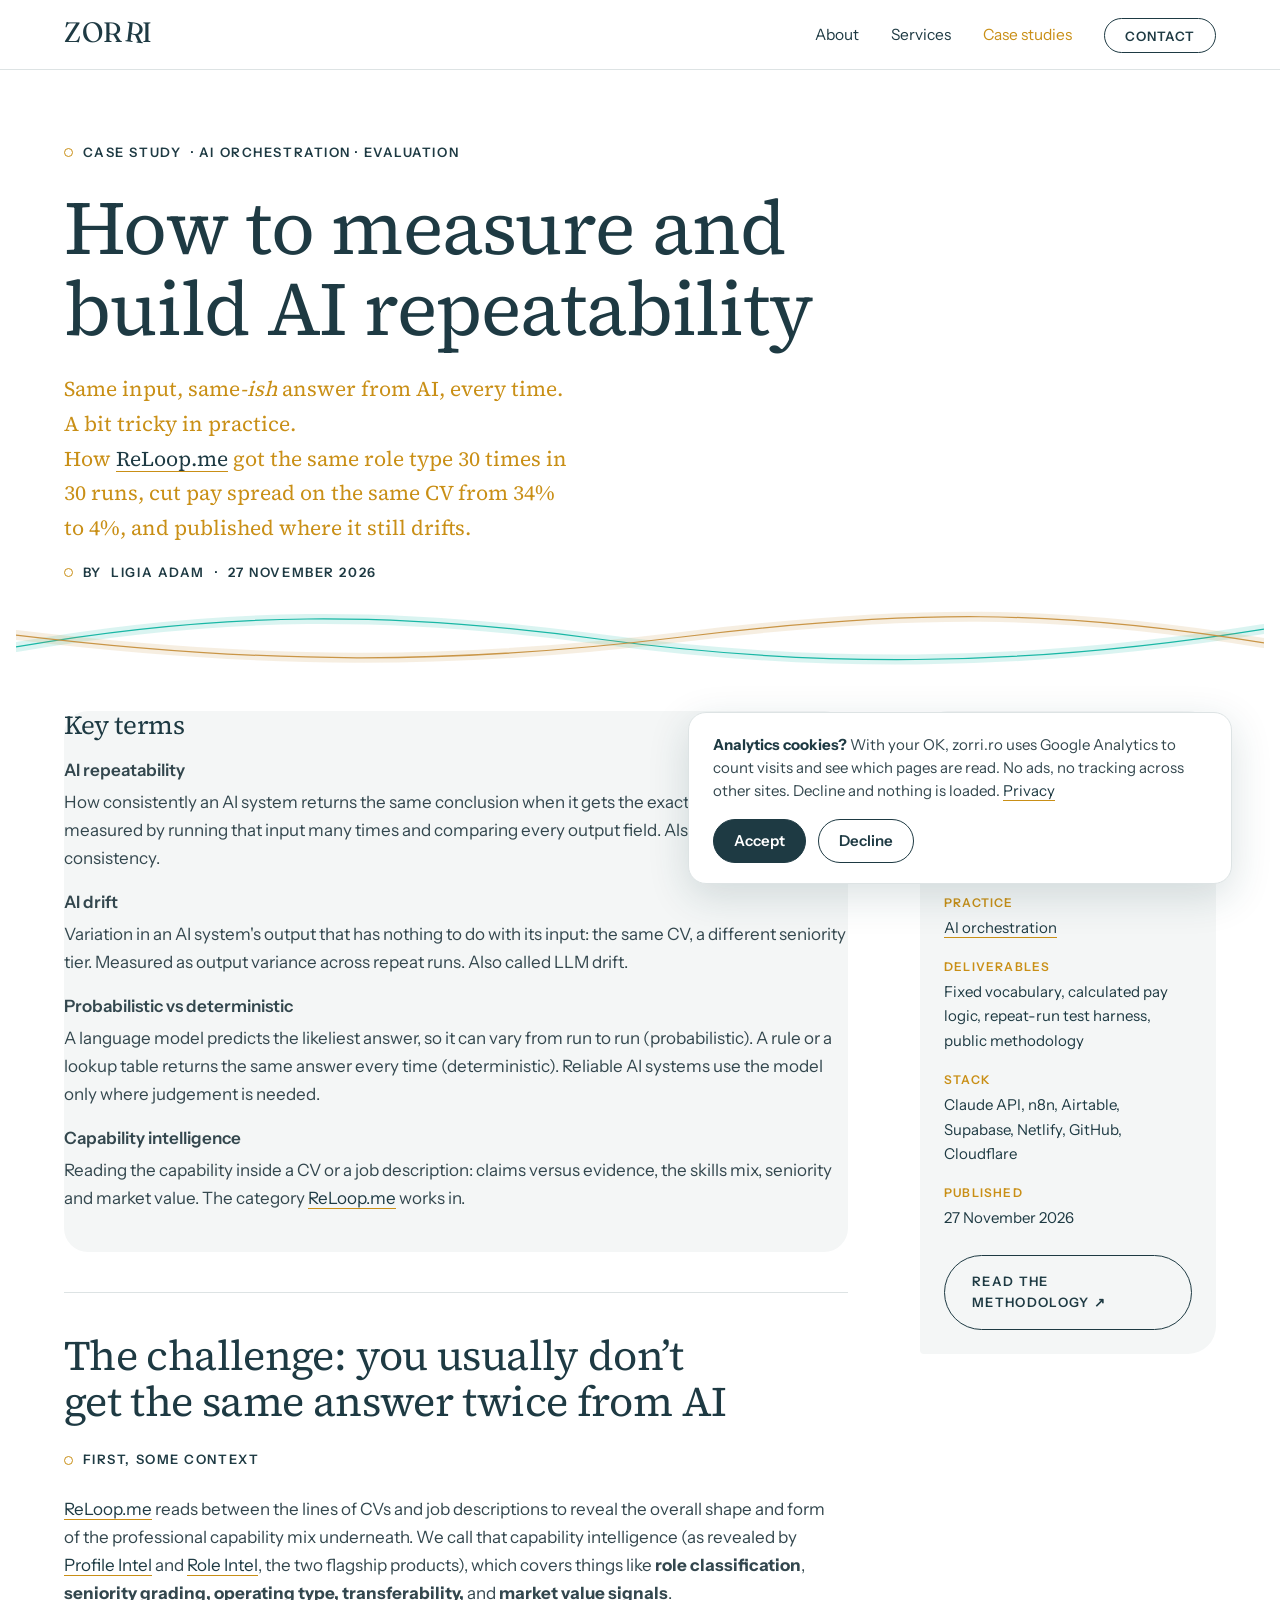
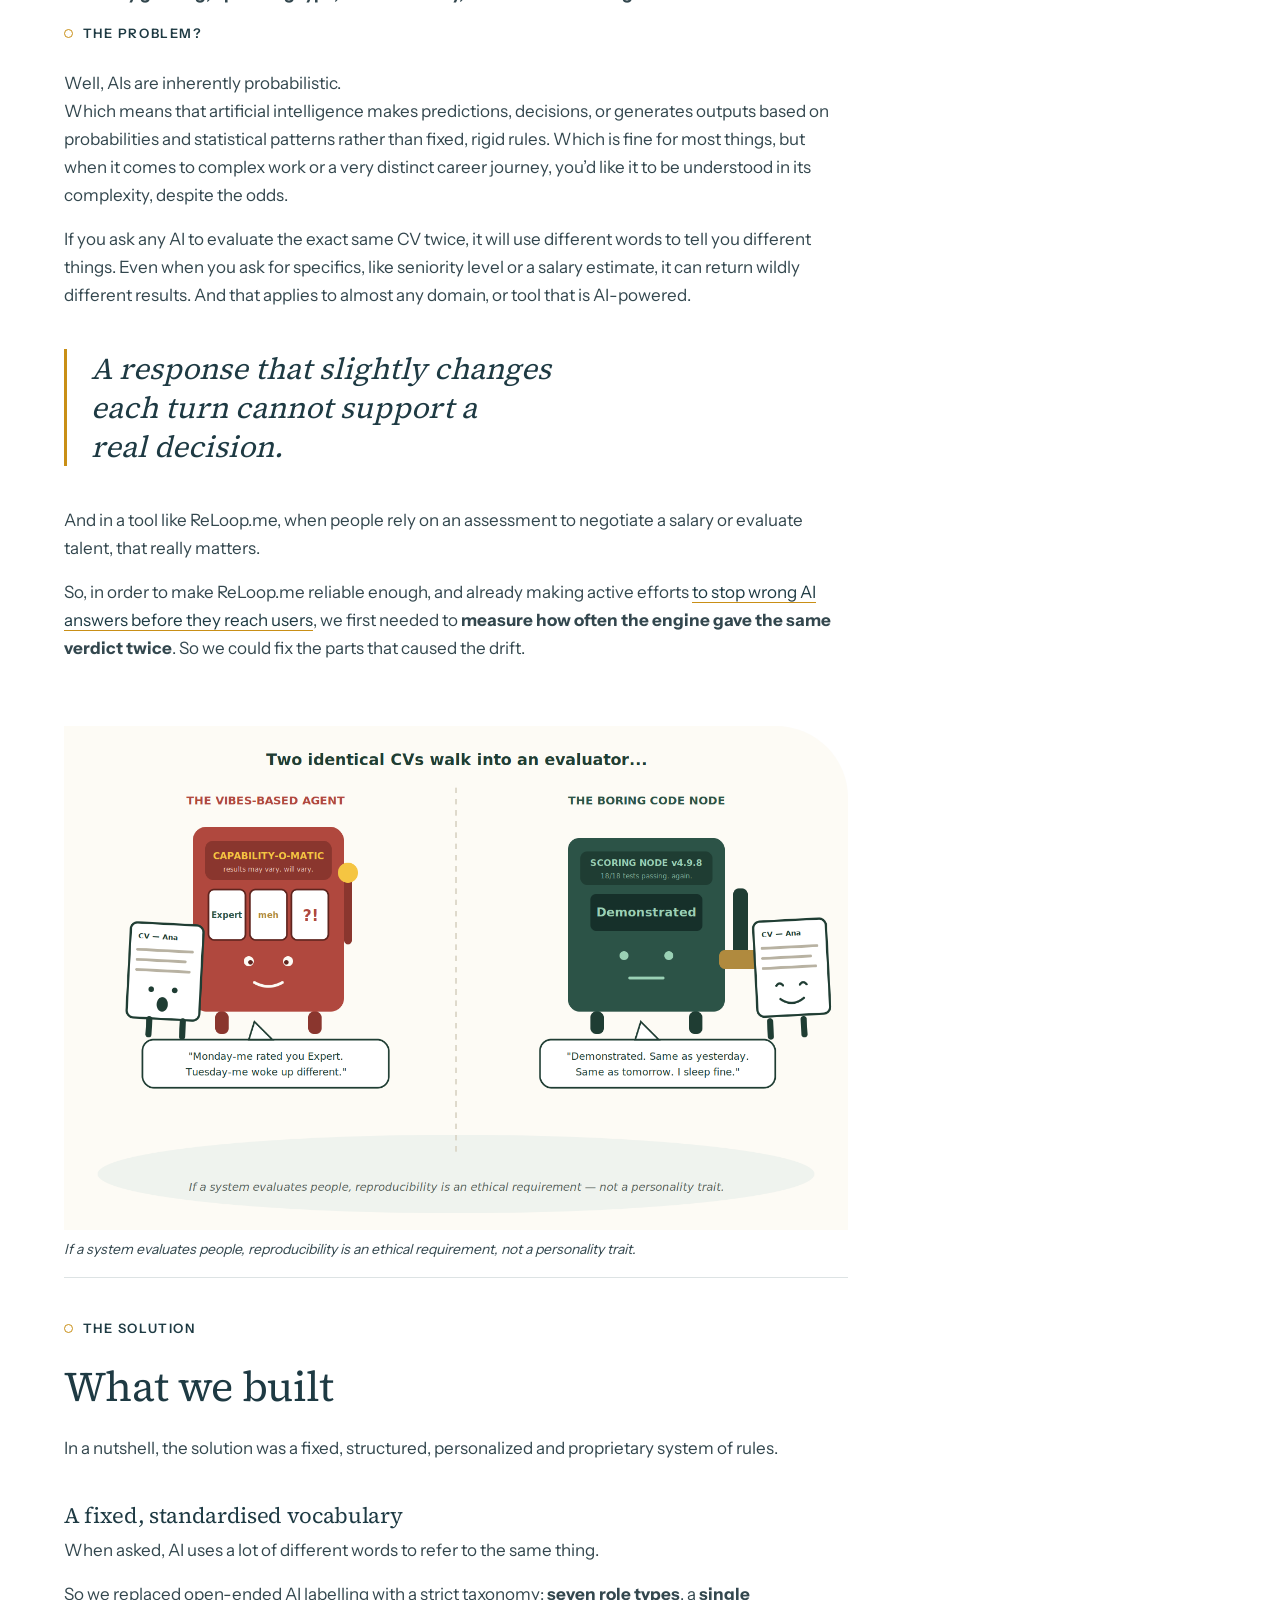
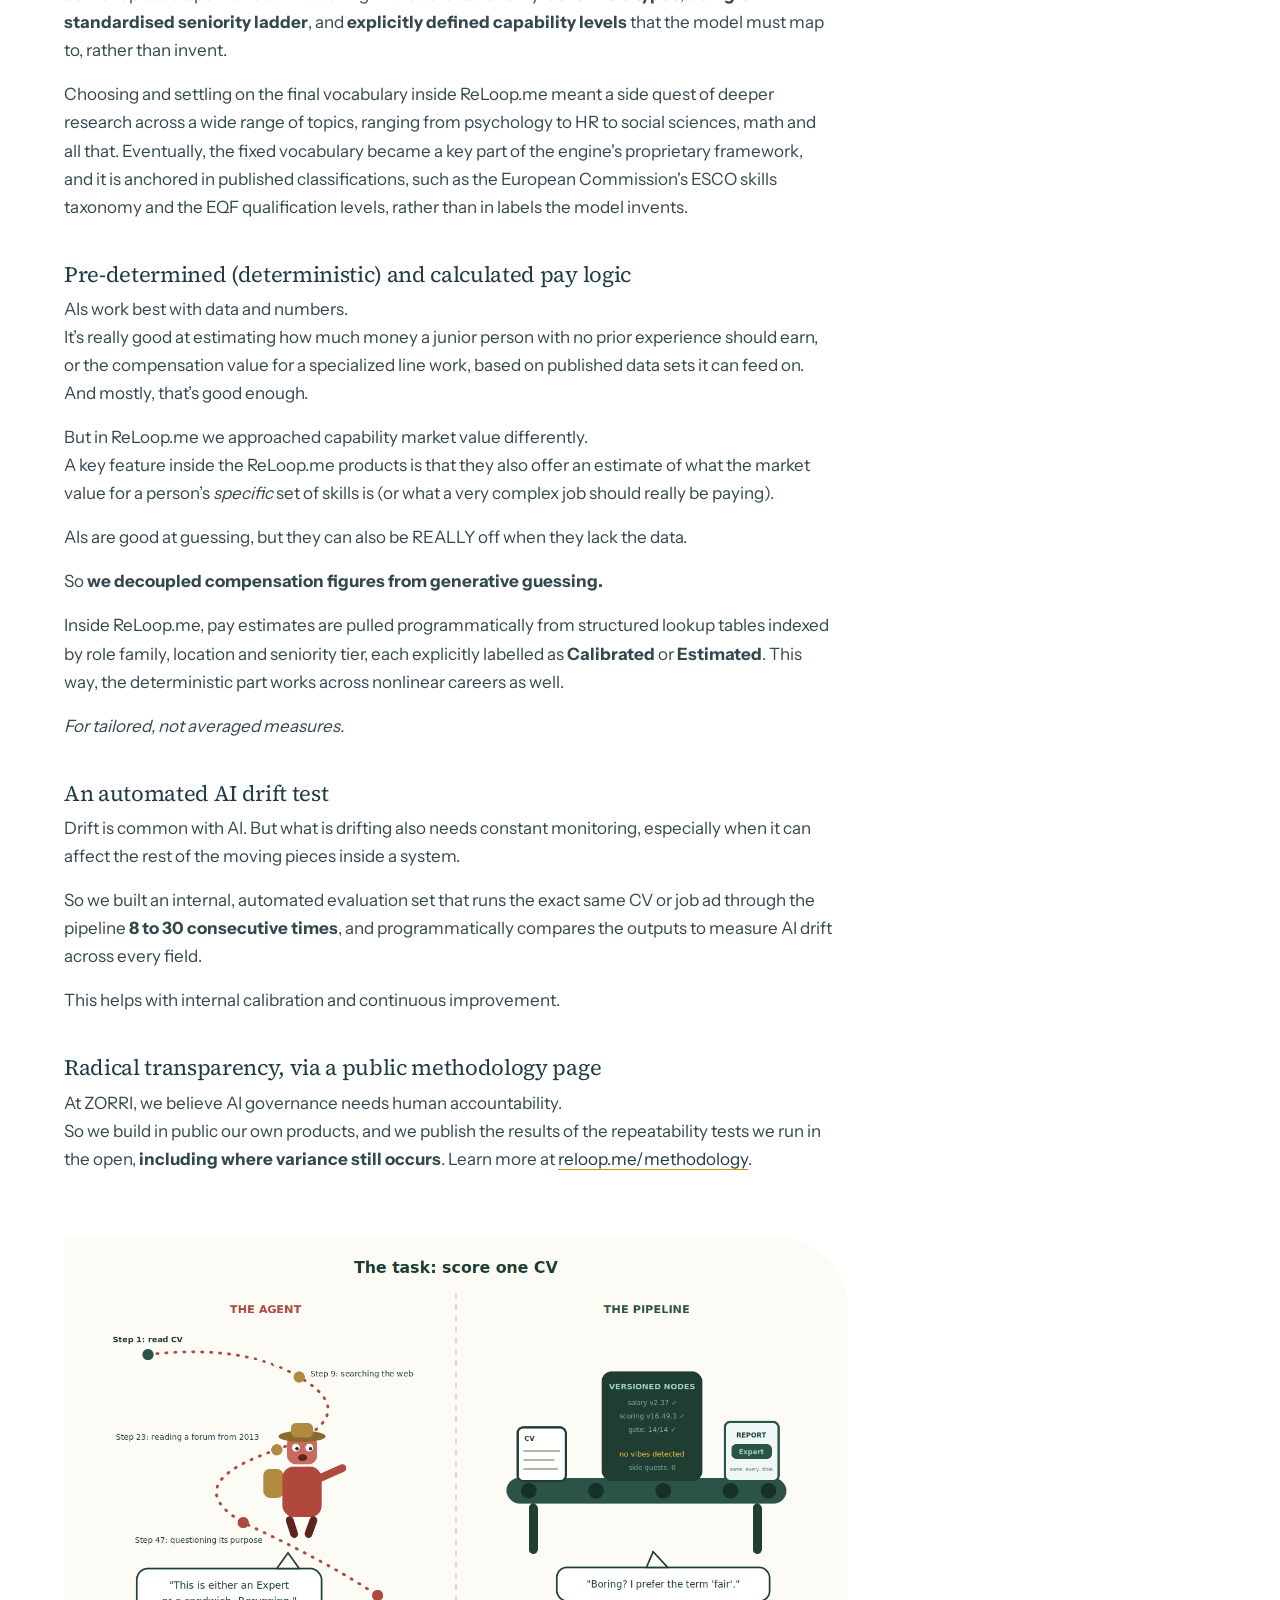
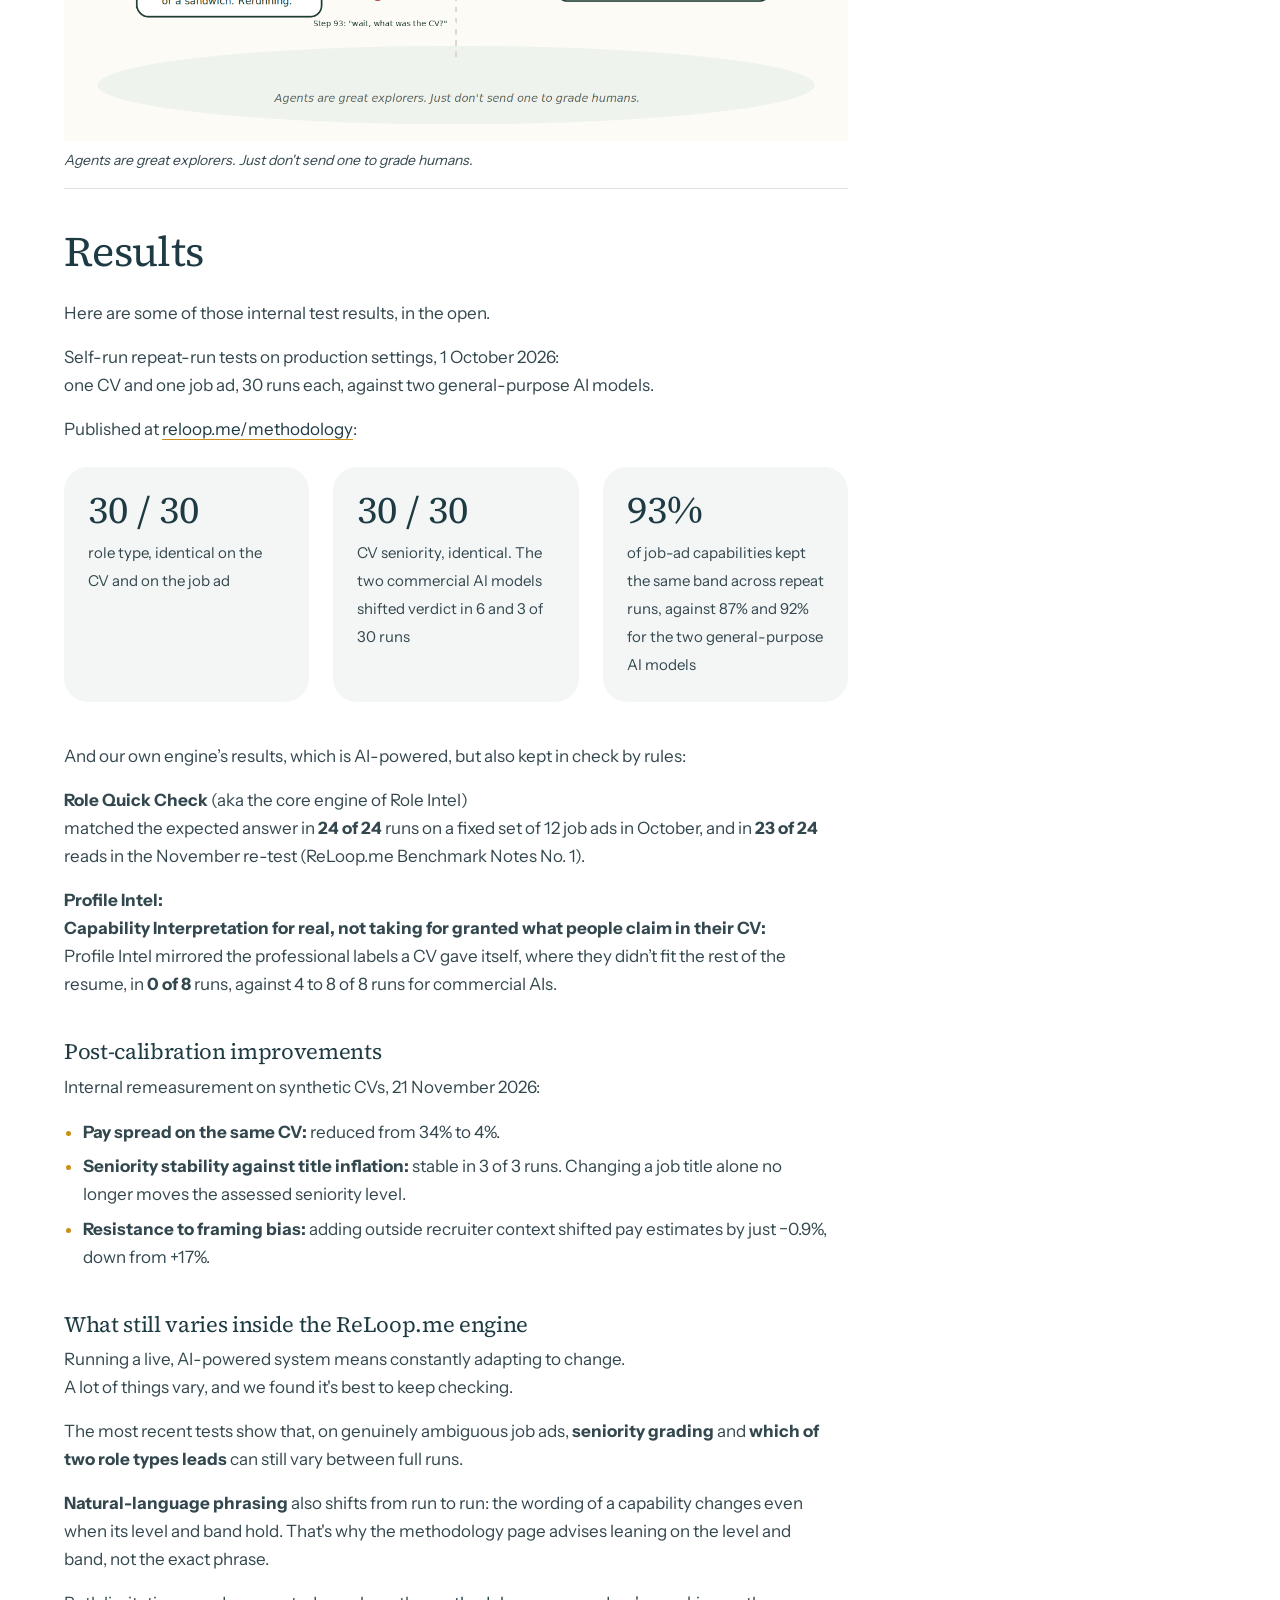
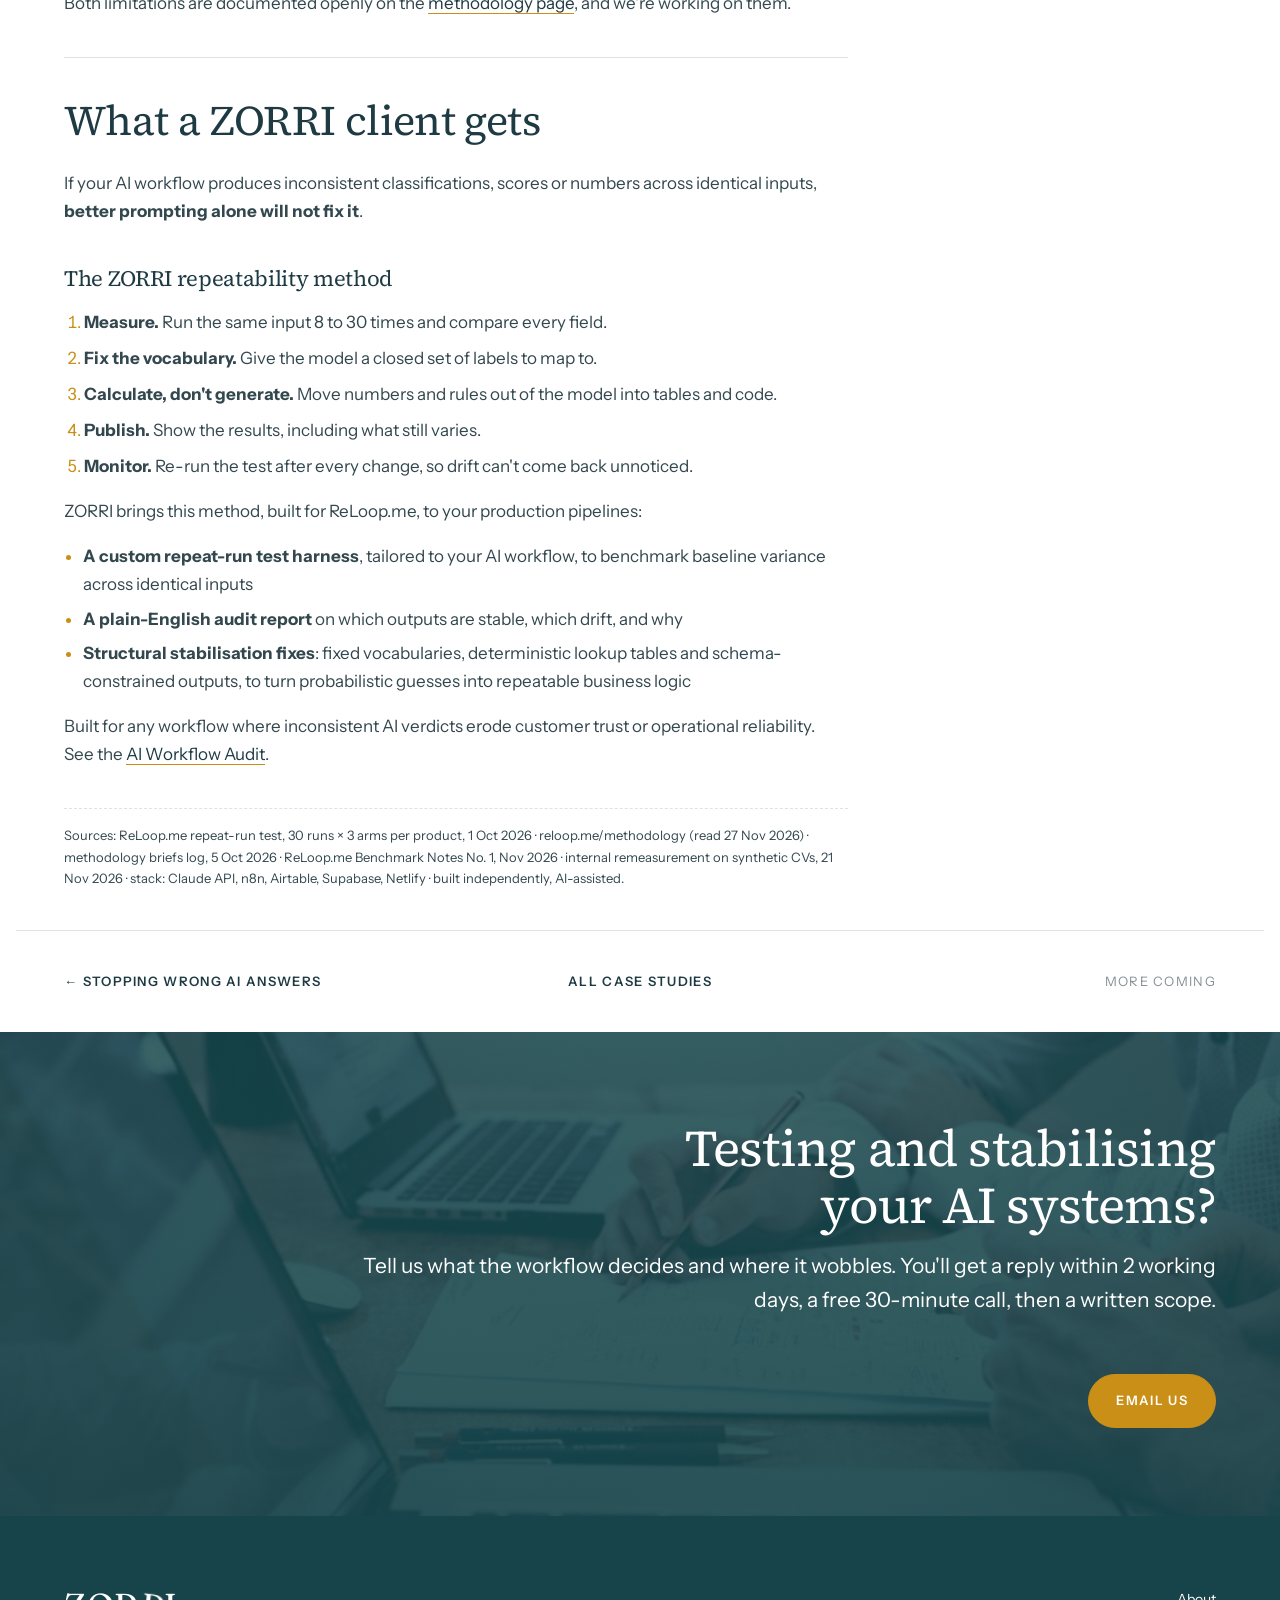
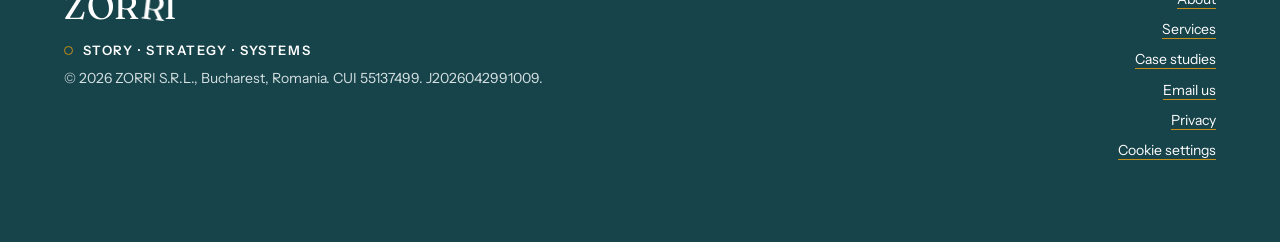
<file: case-studies/ai-repeatability.html>
<!DOCTYPE html>
<!-- ZORRI /case-studies/ai-repeatability — VERSION 1.2.0 -->
<!-- 1.2.0 (2026-11-27): external-review feedback. Answer-first 'Key terms' block (AI repeatability, AI drift, probabilistic vs deterministic, capability intelligence) before the challenge; the ZORRI repeatability method as five named steps in the client section; subtitle made concrete (30 of 30, 34% to 4%) in place of 'ruled out AI probabilistic drift', which the page's own 'what still varies' contradicted; 'best human published research' replaced by the named sources (ESCO, EQF); search phrases (LLM consistency, AI output variance, LLM drift) in meta, definitions and JSON-LD; FAQPage +2 questions. Everything else unchanged from 1.1.0. -->
<!-- 1.1.0 (2026-11-27): founder's edits from the fine-tune doc, word for word (header, challenge, solution intro, vocabulary, pay logic, transparency, results). Typos fixed: slightly, earn, 'Here are some of those'. Profile Intel line kept to the test's unit: 0 of 8 runs (the doc read as 8 labels). Title 'build' (was 'engineer') in H1, title, og, JSON-LD, card. Byline without 'founder of ZORRI'. Everything else unchanged from 1.0.0. -->
<!-- 1.0.0 (2026-11-27): ready to publish. Brought to the case study 1 (2.5.0) template: visible byline with Person author in JSON-LD,
     LinkedIn-safe featured image 1200x630 (og/twitter), article dates, WebSite + FAQPage in JSON-LD, consent.js (GA behind the banner,
     privacy link), robots index. The three draft checks resolved against reloop.me/methodology (read 27 Nov 2026):
     "Calibrated or Estimated" confirmed on the page; Role Quick Check now cites both runs (24 of 24 in October on the methodology page,
     23 of 24 in Benchmark Notes No. 1, Nov 2026); the 21 Nov remeasurement labelled internal, on synthetic CVs, as case study 1 already does.
     Also corrected to match the methodology page: "which of two role types leads" (was "primary archetype in hybrid roles");
     capability wording varies, with the band figure 93% vs 87% and 92% for two general models (was "no more repeatable than a
     general-purpose model", which the page does not say); "results of our repeatability tests" (was "raw benchmarks").
     Agent-vs-pipeline illustration: two labels moved off the path and the divider. Context / solution eyebrows as in case study 1.
     Kept from 0.9.0: founder's text, headings, both illustrations and captions, stats, tilts of the argument, client offer, sources, links and UTM tags.
     0.9.0 (2026-11-23): draft for review, not linked, noindex. -->
<html lang="en">
<head>
<meta charset="utf-8">
<meta name="viewport" content="width=device-width, initial-scale=1">
<title>Case study: how to measure and build AI repeatability — ZORRI</title>
<meta name="description" content="How to measure AI repeatability and reduce LLM drift: ReLoop.me ran the same CV and job ad 30 times, fixed its vocabulary, calculated pay from tables and published the results. Role type identical in 30 of 30 runs.">
<meta name="author" content="Ligia Adam, ZORRI">
<meta name="robots" content="index, follow, max-snippet:-1, max-image-preview:large">
<link rel="canonical" href="https://zorri.ro/case-studies/ai-repeatability">
<link rel="alternate" type="text/plain" href="/llms.txt" title="LLM-readable summary">
<link rel="icon" href="/favicon.svg" type="image/svg+xml">
<link rel="apple-touch-icon" href="/assets/zorri-logo.png">
<meta name="theme-color" content="#ffffff">
<meta property="og:type" content="article">
<meta property="og:site_name" content="ZORRI">
<meta property="og:title" content="Case study: how to measure and build AI repeatability">
<meta property="og:description" content="Same input, same-ish answer from AI, every time. Fixed vocabulary, calculated pay logic and a repeat-run test for ReLoop.me.">
<meta property="og:url" content="https://zorri.ro/case-studies/ai-repeatability">
<meta property="og:image" content="https://zorri.ro/assets/img/case-studies/ai-repeatability-featured.jpg">
<meta property="og:image:width" content="1200">
<meta property="og:image:height" content="630">
<meta property="og:image:alt" content="Two identical CVs walk into an evaluator: a vibes-based agent rates the same CV Expert one day and something else the next; a boring code node says Demonstrated, same as yesterday, same as tomorrow.">
<meta property="og:locale" content="en_GB">
<meta property="article:published_time" content="2026-11-27">
<meta property="article:modified_time" content="2026-11-27">
<meta property="article:author" content="https://www.linkedin.com/in/ligiaadam">
<meta name="twitter:card" content="summary_large_image">
<meta name="twitter:image" content="https://zorri.ro/assets/img/case-studies/ai-repeatability-featured.jpg">
<link rel="preload" href="/assets/fonts/fraunces-latin-full-normal.woff2" as="font" type="font/woff2" crossorigin>
<link rel="preload" href="/assets/fonts/instrument-sans-latin-wght-normal.woff2" as="font" type="font/woff2" crossorigin>
<link rel="stylesheet" href="/assets/zorri.css">
<link rel="stylesheet" href="/assets/case-study.css">
<style>
.cs-terms { background: var(--panel); border-radius: 24px; padding: var(--s3) var(--s4); margin-bottom: var(--s4); }
.cs-terms h2 { font-size: var(--t-h3); margin-bottom: var(--s2); }
.cs-terms dl { margin: 0; }
.cs-terms dt { font-weight: 600; margin-top: var(--s2); }
.cs-terms dt:first-child { margin-top: 0; }
.cs-terms dd { margin: 0.25rem 0 0; }
.cs-method { padding-left: 1.25rem; }
.cs-method li { margin-bottom: 0.5rem; }
</style>
<script type="application/ld+json">
{
 "@context": "https://schema.org",
 "@graph": [
  {
   "@type": ["Organization", "ProfessionalService"],
   "@id": "https://zorri.ro/#org",
   "name": "ZORRI",
   "legalName": "ZORRI S.R.L.",
   "url": "https://zorri.ro/",
   "logo": "https://zorri.ro/assets/zorri-logo.png",
   "email": "hello@zorri.ro",
   "description": "ZORRI is a studio at the intersection of AI systems design, B2B marketing and strategy, based in Bucharest, Romania. ZORRI builds and operates ReLoop.me.",
   "address": { "@type": "PostalAddress", "addressLocality": "Bucharest", "addressCountry": "RO" },
   "owns": { "@id": "https://reloop.me/#product" }
  },
  {
   "@type": ["Product", "SoftwareApplication"],
   "@id": "https://reloop.me/#product",
   "name": "ReLoop.me",
   "url": "https://www.reloop.me/",
   "applicationCategory": "BusinessApplication",
   "operatingSystem": "Web",
   "brand": { "@id": "https://zorri.ro/#org" },
   "description": "Capability intelligence platform for nonlinear careers and skills-based hiring. Profile Intel reads a CV; Role Intel reads a job description. Built and operated by ZORRI S.R.L."
  },
  {
   "@type": "Article",
   "@id": "https://zorri.ro/case-studies/ai-repeatability#article",
   "headline": "How to measure and build AI repeatability",
   "alternativeHeadline": "Same input, same-ish answer from AI, every time",
   "description": "How ReLoop.me benchmarked the consistency of its capability intelligence reads, published the results, and engineered out probabilistic drift with a fixed vocabulary, calculated pay logic and an automated repeat-run test.",
   "articleSection": "Case studies",
   "datePublished": "2026-11-27",
   "dateModified": "2026-11-27",
   "inLanguage": "en",
   "author": [
    { "@type": "Person", "@id": "https://zorri.ro/about#ligia", "name": "Ligia Adam", "jobTitle": "Founder", "worksFor": { "@id": "https://zorri.ro/#org" }, "sameAs": ["https://www.linkedin.com/in/ligiaadam", "https://github.com/LigiaAdam"] },
    { "@id": "https://zorri.ro/#org" }
   ],
   "publisher": { "@id": "https://zorri.ro/#org" },
   "about": [
    { "@id": "https://reloop.me/#product" },
    { "@type": "Thing", "name": "AI repeatability" },
    { "@type": "Thing", "name": "LLM evaluation" },
    { "@type": "Thing", "name": "AI drift" },
    { "@type": "Thing", "name": "LLM consistency" },
    { "@type": "Thing", "name": "AI output variance" },
    { "@type": "Thing", "name": "AI quality assurance" }
   ],
   "mentions": [
    { "@type": "WebPage", "name": "ReLoop.me methodology", "url": "https://www.reloop.me/methodology" },
    { "@type": "WebPage", "name": "ReLoop.me Profile Intel", "url": "https://www.reloop.me/profile-intel" },
    { "@type": "WebPage", "name": "ReLoop.me Role Intel", "url": "https://www.reloop.me/role-intel" }
   ],
   "mainEntityOfPage": "https://zorri.ro/case-studies/ai-repeatability",
   "image": ["https://zorri.ro/assets/img/case-studies/ai-repeatability-featured.jpg", "https://zorri.ro/assets/img/case-studies/two-identical-cvs.png", "https://zorri.ro/assets/img/case-studies/agent-vs-pipeline.png"],
   "isPartOf": { "@id": "https://zorri.ro/#website" }
  },
  {
   "@type": "WebSite",
   "@id": "https://zorri.ro/#website",
   "url": "https://zorri.ro/",
   "name": "ZORRI",
   "publisher": { "@id": "https://zorri.ro/#org" },
   "inLanguage": "en"
  },
  {
   "@type": "BreadcrumbList",
   "itemListElement": [
    { "@type": "ListItem", "position": 1, "name": "ZORRI", "item": "https://zorri.ro/" },
    { "@type": "ListItem", "position": 2, "name": "Case studies", "item": "https://zorri.ro/case-studies/" },
    { "@type": "ListItem", "position": 3, "name": "AI repeatability for ReLoop.me", "item": "https://zorri.ro/case-studies/ai-repeatability" }
   ]
  },
  {
   "@type": "FAQPage",
   "@id": "https://zorri.ro/case-studies/ai-repeatability#faq",
   "mainEntity": [
    {
     "@type": "Question",
     "name": "What is AI repeatability?",
     "acceptedAnswer": { "@type": "Answer", "text": "Whether an AI system gives the same verdict when it receives the exact same input again. It is measured by running the same input many times and comparing every output field." }
    },
    {
     "@type": "Question",
     "name": "What is AI drift?",
     "acceptedAnswer": { "@type": "Answer", "text": "Variation in an AI system's output that has nothing to do with its input, such as the same CV getting a different seniority tier on a second run. Also called LLM drift; measured as output variance across repeat runs." }
    },
    {
     "@type": "Question",
     "name": "How do you measure AI repeatability?",
     "acceptedAnswer": { "@type": "Answer", "text": "Run the exact same input through the system many times (ReLoop.me uses 8 to 30 runs), then compare every output field and count how often each one stays the same. ReLoop.me's role type stayed identical in 30 of 30 runs." }
    },
    {
     "@type": "Question",
     "name": "Can better prompting fix inconsistent AI outputs?",
     "acceptedAnswer": { "@type": "Answer", "text": "Not on its own. ReLoop.me reduced drift structurally: a fixed vocabulary the model must map to, pay figures calculated from lookup tables instead of generated, and an automated repeat-run test that measures what still moves." }
    },
    {
     "@type": "Question",
     "name": "What is ReLoop.me?",
     "acceptedAnswer": { "@type": "Answer", "text": "ReLoop.me is a capability intelligence platform for nonlinear careers and skills-based hiring, built and operated by ZORRI. Profile Intel reads a CV; Role Intel reads a job description." }
    }
   ]
  }
 ]
}
</script>
<script src="/assets/consent.js" defer></script>
</head>
<body id="top">
<a class="skip" href="#main">Skip to content</a>
<header class="site-header">
 <div class="wrap">
  <a class="brand" href="/" aria-label="ZORRI home"><span class="wm">ZOR<span class="tilt">R</span>I</span></a>
  <nav class="site-nav" aria-label="Main"><ul><li><a href="/about">About</a></li><li><a href="/services">Services</a></li><li><a href="/case-studies/" aria-current="page">Case studies</a></li><li><a href="/#contact">Contact</a></li></ul></nav>
 </div>
</header>
<main id="main">
<article>
<header class="cs-head">
 <div class="wrap">
  <p class="descriptor"><a href="/case-studies/">Case study</a> · AI orchestration · Evaluation</p>
  <h1>How to measure and build AI repeatability</h1>
  <p class="line">Same input, same<em>-ish</em> answer from AI, every time. A bit tricky in practice.<br>How <a href="https://www.reloop.me/?utm_source=zorri.ro&amp;utm_medium=case_study">ReLoop.me</a> got the same role type 30 times in 30 runs, cut pay spread on the same CV from 34% to 4%, and published where it still drifts.</p>
  <p class="descriptor" style="margin-top:var(--s2)">By <a href="https://www.linkedin.com/in/ligiaadam" rel="author">Ligia Adam</a> · <time datetime="2026-11-27">27 November 2026</time></p>
 </div>
 <svg class="cs-loop" viewBox="0 0 1200 64" preserveAspectRatio="none" aria-hidden="true">
  <path d="M0 40 C 200 4, 360 4, 560 32 S 960 62, 1200 22" fill="none" stroke="#19b7a5" stroke-opacity="0.16" stroke-width="10" stroke-linecap="round"/>
  <path d="M0 40 C 200 4, 360 4, 560 32 S 960 62, 1200 22" fill="none" stroke="#19b7a5" stroke-width="1.25"/>
  <path d="M0 28 C 240 58, 420 58, 640 30 S 1000 2, 1200 36" fill="none" stroke="#c99546" stroke-opacity="0.16" stroke-width="10" stroke-linecap="round"/>
  <path d="M0 28 C 240 58, 420 58, 640 30 S 1000 2, 1200 36" fill="none" stroke="#c99546" stroke-width="1.25"/>
 </svg>
</header>

<div class="wrap cs-grid">
 <div class="cs-main">

  <section class="cs-terms" aria-labelledby="terms-h">
   <h2 id="terms-h">Key terms</h2>
   <dl>
    <dt>AI repeatability</dt><dd>How consistently an AI system returns the same conclusion when it gets the exact same input again, measured by running that input many times and comparing every output field. Also called AI or LLM consistency.</dd>
    <dt>AI drift</dt><dd>Variation in an AI system's output that has nothing to do with its input: the same CV, a different seniority tier. Measured as output variance across repeat runs. Also called LLM drift.</dd>
    <dt>Probabilistic vs deterministic</dt><dd>A language model predicts the likeliest answer, so it can vary from run to run (probabilistic). A rule or a lookup table returns the same answer every time (deterministic). Reliable AI systems use the model only where judgement is needed.</dd>
    <dt>Capability intelligence</dt><dd>Reading the capability inside a CV or a job description: claims versus evidence, the skills mix, seniority and market value. The category <a href="https://www.reloop.me/?utm_source=zorri.ro&amp;utm_medium=case_study">ReLoop.me</a> works in.</dd>
   </dl>
  </section>

  <section aria-labelledby="challenge-h">
   <h2 id="challenge-h">The challenge: you usually don’t get the same answer twice from AI</h2>
   <p class="descriptor">First, some context</p>
   <p><a href="https://www.reloop.me/?utm_source=zorri.ro&amp;utm_medium=case_study">ReLoop.me</a> reads between the lines of CVs and job descriptions to reveal the overall shape and form of the professional capability mix underneath. We call that capability intelligence (as revealed by <a href="https://www.reloop.me/profile-intel?utm_source=zorri.ro&amp;utm_medium=case_study">Profile Intel</a> and <a href="https://www.reloop.me/role-intel?utm_source=zorri.ro&amp;utm_medium=case_study">Role Intel</a>, the two flagship products), which covers things like <strong>role classification</strong>, <strong>seniority grading, operating type, transferability,</strong> and <strong>market value signals</strong>.</p>
   <p class="descriptor">The problem?</p>
   <p>Well, AIs are inherently probabilistic.<br>Which means that artificial intelligence makes predictions, decisions, or generates outputs based on probabilities and statistical patterns rather than fixed, rigid rules. Which is fine for most things, but when it comes to complex work or a very distinct career journey, you’d like it to be understood in its complexity, despite the odds.</p>
   <p>If you ask any AI to evaluate the exact same CV twice, it will use different words to tell you different things. Even when you ask for specifics, like seniority level or a salary estimate, it can return wildly different results. And that applies to almost any domain, or tool that is AI-powered.</p>
   <blockquote class="cs-quote"><p>A response that slightly changes each turn cannot support a real decision.</p></blockquote>
   <p>And in a tool like ReLoop.me, when people rely on an assessment to negotiate a salary or evaluate talent, that really matters.</p>
   <p>So, in order to make ReLoop.me reliable enough, and already making active efforts <a href="/case-studies/ai-quality-control">to stop wrong AI answers before they reach users</a>, we first needed to <strong>measure how often the engine gave the same verdict twice</strong>. So we could fix the parts that caused the drift.</p>
  </section>

  <figure class="cs-figure">
   <img src="/assets/img/case-studies/two-identical-cvs.png" width="1400" height="900" alt="Illustration: two identical CVs walk into an evaluator. A vibes-based agent rates the same CV Expert one day and something else the next; a boring code node says Demonstrated, same as yesterday, same as tomorrow." loading="lazy">
   <figcaption><em>If a system evaluates people, reproducibility is an ethical requirement, not a personality trait.</em></figcaption>
  </figure>

  <section aria-labelledby="built-h">
   <p class="descriptor">The solution</p>
   <h2 id="built-h">What we built</h2>
   <p>In a nutshell, the solution was a fixed, structured, personalized and proprietary system of rules.</p>

   <h3>A fixed, standardised vocabulary</h3>
   <p>When asked, AI uses a lot of different words to refer to the same thing.</p>
   <p>So we replaced open-ended AI labelling with a strict taxonomy: <strong>seven role types</strong>, a <strong>single standardised seniority ladder</strong>, and <strong>explicitly defined capability levels</strong> that the model must map to, rather than invent.</p>
   <p>Choosing and settling on the final vocabulary inside ReLoop.me meant a side quest of deeper research across a wide range of topics, ranging from psychology to HR to social sciences, math and all that. Eventually, the fixed vocabulary became a key part of the engine's proprietary framework, and it is anchored in published classifications, such as the European Commission's ESCO skills taxonomy and the EQF qualification levels, rather than in labels the model invents.</p>

   <h3>Pre-determined (deterministic) and calculated pay logic</h3>
   <p>AIs work best with data and numbers.<br>It’s really good at estimating how much money a junior person with no prior experience should earn, or the compensation value for a specialized line work, based on published data sets it can feed on. And mostly, that’s good enough.</p>
   <p>But in ReLoop.me we approached capability market value differently.<br>A key feature inside the ReLoop.me products is that they also offer an estimate of what the market value for a person’s <em>specific</em> set of skills is (or what a very complex job should really be paying).</p>
   <p>AIs are good at guessing, but they can also be REALLY off when they lack the data.</p>
   <p>So <strong>we decoupled compensation figures from generative guessing.</strong></p>
   <p>Inside ReLoop.me, pay estimates are pulled programmatically from structured lookup tables indexed by role family, location and seniority tier, each explicitly labelled as <strong>Calibrated</strong> or <strong>Estimated</strong>. This way, the deterministic part works across nonlinear careers as well.</p>
   <p><em>For tailored, not averaged measures.</em></p>

   <h3>An automated AI drift test</h3>
   <p>Drift is common with AI. But what is drifting also needs constant monitoring, especially when it can affect the rest of the moving pieces inside a system.</p>
   <p>So we built an internal, automated evaluation set that runs the exact same CV or job ad through the pipeline <strong>8 to 30 consecutive times</strong>, and programmatically compares the outputs to measure AI drift across every field.</p>
   <p>This helps with internal calibration and continuous improvement.</p>

   <h3>Radical transparency, via a public methodology page</h3>
   <p>At ZORRI, we believe AI governance needs human accountability.<br>So we build in public our own products, and we publish the results of the repeatability tests we run in the open, <strong>including where variance still occurs</strong>. Learn more at <a href="https://www.reloop.me/methodology?utm_source=zorri.ro&amp;utm_medium=case_study">reloop.me/methodology</a>.</p>
  </section>

  <figure class="cs-figure">
   <img src="/assets/img/case-studies/agent-vs-pipeline.png" width="1400" height="900" alt="Illustration: the task is to score one CV. An agent wanders for 93 steps, searching the web and questioning its purpose; a pipeline of versioned nodes returns the same report every time." loading="lazy">
   <figcaption><em>Agents are great explorers. Just don't send one to grade humans.</em></figcaption>
  </figure>

  <section aria-labelledby="result-h">
   <h2 id="result-h">Results</h2>
   <p>Here are some of those internal test results, in the open.</p>
   <p>Self-run repeat-run tests on production settings, 1 October 2026:<br>one CV and one job ad, 30 runs each, against two general-purpose AI models.</p>
   <p>Published at <a href="https://www.reloop.me/methodology?utm_source=zorri.ro&amp;utm_medium=case_study">reloop.me/methodology</a>:</p>
   <ul class="cs-stats">
    <li><strong>30 / 30</strong><span>role type, identical on the CV and on the job ad</span></li>
    <li><strong>30 / 30</strong><span>CV seniority, identical. The two commercial AI models shifted verdict in 6 and 3 of 30 runs</span></li>
    <li><strong>93%</strong><span>of job-ad capabilities kept the same band across repeat runs, against 87% and 92% for the two general-purpose AI models</span></li>
   </ul>
   <p>And our own engine’s results, which is AI-powered, but also kept in check by rules:</p>
   <p><strong>Role Quick Check</strong> (aka the core engine of Role Intel)<br>matched the expected answer in <strong>24 of 24</strong> runs on a fixed set of 12 job ads in October, and in <strong>23 of 24</strong> reads in the November re-test (ReLoop.me Benchmark Notes No. 1).</p>
   <p><strong>Profile Intel:</strong><br><strong>Capability Interpretation for real, not taking for granted what people claim in their CV:</strong><br>Profile Intel mirrored the professional labels a CV gave itself, where they didn’t fit the rest of the resume, in <strong>0 of 8</strong> runs, against 4 to 8 of 8 runs for commercial AIs.</p>

   <h3>Post-calibration improvements</h3>
   <p>Internal remeasurement on synthetic CVs, 21 November 2026:</p>
   <ul>
    <li><strong>Pay spread on the same CV:</strong> reduced from 34% to 4%.</li>
    <li><strong>Seniority stability against title inflation:</strong> stable in 3 of 3 runs. Changing a job title alone no longer moves the assessed seniority level.</li>
    <li><strong>Resistance to framing bias:</strong> adding outside recruiter context shifted pay estimates by just −0.9%, down from +17%.</li>
   </ul>

   <h3>What still varies inside the ReLoop.me engine</h3>
   <p>Running a live, AI-powered system means constantly adapting to change.<br>A lot of things vary, and we found it's best to keep checking.</p>
   <p>The most recent tests show that, on genuinely ambiguous job ads, <strong>seniority grading</strong> and <strong>which of two role types leads</strong> can still vary between full runs.</p>
   <p><strong>Natural-language phrasing</strong> also shifts from run to run: the wording of a capability changes even when its level and band hold. That's why the methodology page advises leaning on the level and band, not the exact phrase.</p>
   <p>Both limitations are documented openly on the <a href="https://www.reloop.me/methodology?utm_source=zorri.ro&amp;utm_medium=case_study">methodology page</a>, and we're working on them.</p>
  </section>

  <section aria-labelledby="client-h">
   <h2 id="client-h">What a ZORRI client gets</h2>
   <p>If your AI workflow produces inconsistent classifications, scores or numbers across identical inputs, <strong>better prompting alone will not fix it</strong>.</p>
   <h3>The ZORRI repeatability method</h3>
   <ol class="cs-method">
    <li><strong>Measure.</strong> Run the same input 8 to 30 times and compare every field.</li>
    <li><strong>Fix the vocabulary.</strong> Give the model a closed set of labels to map to.</li>
    <li><strong>Calculate, don't generate.</strong> Move numbers and rules out of the model into tables and code.</li>
    <li><strong>Publish.</strong> Show the results, including what still varies.</li>
    <li><strong>Monitor.</strong> Re-run the test after every change, so drift can't come back unnoticed.</li>
   </ol>
   <p>ZORRI brings this method, built for ReLoop.me, to your production pipelines:</p>
   <ul>
    <li><strong>A custom repeat-run test harness</strong>, tailored to your AI workflow, to benchmark baseline variance across identical inputs</li>
    <li><strong>A plain-English audit report</strong> on which outputs are stable, which drift, and why</li>
    <li><strong>Structural stabilisation fixes</strong>: fixed vocabularies, deterministic lookup tables and schema-constrained outputs, to turn probabilistic guesses into repeatable business logic</li>
   </ul>
   <p>Built for any workflow where inconsistent AI verdicts erode customer trust or operational reliability. See the <a href="/ai-systems#workflow-audit">AI Workflow Audit</a>.</p>
   <p class="cs-stamp">Sources: ReLoop.me repeat-run test, 30 runs × 3 arms per product, 1 Oct 2026 · reloop.me/methodology (read 27 Nov 2026) · methodology briefs log, 5 Oct 2026 · ReLoop.me Benchmark Notes No. 1, Nov 2026 · internal remeasurement on synthetic CVs, 21 Nov 2026 · stack: Claude API, n8n, Airtable, Supabase, Netlify · built independently, AI-assisted.</p>
  </section>

 </div>

 <aside class="cs-side" aria-labelledby="info-h">
  <h2 id="info-h">Project info</h2>
  <dl>
   <dt>Client</dt><dd>ReLoop.me, ZORRI's own product</dd>
   <dt>Products</dt><dd><a class="chip profile" href="https://www.reloop.me/profile-intel?utm_source=zorri.ro&amp;utm_medium=case_study">Profile Intel</a><a class="chip role" href="https://www.reloop.me/role-intel?utm_source=zorri.ro&amp;utm_medium=case_study">Role Intel</a></dd>
   <dt>Practice</dt><dd><a href="/ai-systems">AI orchestration</a></dd>
   <dt>Deliverables</dt><dd>Fixed vocabulary, calculated pay logic, repeat-run test harness, public methodology</dd>
   <dt>Stack</dt><dd>Claude API, n8n, Airtable, Supabase, Netlify, GitHub, Cloudflare</dd>
   <dt>Published</dt><dd><time datetime="2026-11-27">27 November 2026</time></dd>
  </dl>
  <a class="button button-line" href="https://www.reloop.me/methodology?utm_source=zorri.ro&amp;utm_medium=case_study">Read the methodology ↗</a>
 </aside>
</div>

<nav class="cs-nav" aria-label="Case studies">
 <a class="prev" href="/case-studies/ai-quality-control">← Stopping wrong AI answers</a>
 <a class="all" href="/case-studies/">All case studies</a>
 <span class="next muted">More coming</span>
</nav>
</article>

<section class="contact" id="contact" aria-labelledby="contact-h">
 <div class="wrap">
  <h2 id="contact-h">Testing and stabilising your AI systems?</h2>
  <p>Tell us what the workflow decides and where it wobbles. You'll get a reply within 2 working days, a free 30-minute call, then a written scope.</p>
  <a class="button" href="#contact" data-mail="Case%20study%3A%20AI%20repeatability">Email us</a>
 </div>
</section>
</main>
<a class="to-top" href="#top" aria-label="Back to top">↑</a>
<footer class="site-footer">
 <div class="wrap">
  <div>
   <span class="wm" aria-hidden="true">ZOR<span class="tilt">R</span>I</span>
   <p class="descriptor">Story · Strategy · Systems</p>
   <p>© 2026 ZORRI S.R.L., Bucharest, Romania. CUI 55137499. J2026042991009.</p>
  </div>
  <ul>
   <li><a href="/about">About</a></li>
   <li><a href="/services">Services</a></li>
   <li><a href="/case-studies/">Case studies</a></li>
   <li><a href="/#contact" data-mail="">Email us</a></li>
  </ul>
 </div>
</footer>
<script>
(function(){var d="zorri"+"."+"ro";document.querySelectorAll("a[data-mail]").forEach(function(a){var u=a.getAttribute("data-mail-user")||"hello",s=a.getAttribute("data-mail");a.href="mai"+"lto:"+u+"@"+d+(s?"?subject="+encodeURIComponent(s):"");});
var t=document.querySelector(".to-top");if(t){var f=function(){t.classList.toggle("show",window.scrollY>600);};window.addEventListener("scroll",f,{passive:true});f();}})();
</script>
</body>
</html>
<!-- ZORRI /case-studies/ai-repeatability — VERSION 1.2.0 END -->
</file>
<file: assets/zorri.css>
/* ZORRI — site styles — VERSION 4.0.0 (2026-11-09) */
/* 4.0.0 (Ligia, 9 Nov): look & feel of Bridge demo 488 "Business Advisory" (licensed Qode theme).
   Editorial serif headings (Source Serif 4), Instrument Sans text, petrol ink, ochre accent,
   white / soft-panel alternation, photography with one large rounded corner, uppercase small
   links with ↗, outlined pill buttons, deep-petrol contact band over the dawn photo.
   Kept: Fraunces wordmark with the second R bent, CTAs right-aligned, catalogue, FAQ,
   skip link, focus ring, reduced motion, colour-by-practice hooks (now one accent). */

@font-face { font-family: "Fraunces"; src: url("/assets/fonts/fraunces-latin-full-normal.woff2") format("woff2"); font-weight: 100 900; font-display: swap; }
@font-face { font-family: "Source Serif 4"; src: url("/assets/fonts/source-serif-4-latin-wght-normal.woff2") format("woff2"); font-weight: 200 900; font-display: swap; }
@font-face { font-family: "Instrument Sans"; src: url("/assets/fonts/instrument-sans-latin-wght-normal.woff2") format("woff2"); font-weight: 400 700; font-display: swap; }

:root {
  --white: #ffffff;
  --panel: #f4f6f6;      /* soft panel, cool not greige */
  --ink: #1e3a43;        /* petrol: headings, buttons */
  --text: #33474e;       /* body copy */
  --petrol: #17434a;     /* deep blocks: contact band, footer */
  --ochre: #c98f16;      /* accent: arrows, rules, prices, focus */
  --ochre-soft: #f6e7c4;
  --line: #dde3e4;

  --serif: "Source Serif 4", Georgia, "Times New Roman", serif;
  --sans: "Instrument Sans", "Helvetica Neue", Arial, sans-serif;

  --t-small: 0.875rem;
  --t-body: 1.0625rem;
  --t-lead: clamp(1.125rem, 1rem + 0.4vw, 1.3125rem);
  --t-h3: 1.625rem;
  --t-h2: clamp(2.125rem, 1.6rem + 2vw, 3.25rem);
  --t-h1: clamp(2.75rem, 1.8rem + 3.8vw, 4.75rem);

  --s1: 0.5rem; --s2: 1rem; --s3: 1.5rem; --s4: 2.5rem; --s5: 4.5rem; --s6: 7.5rem;
  --measure: 62ch;
  --page: 78rem;
  --gutter: clamp(1.25rem, 4vw, 3rem);
  --corner: 72px;        /* the one large rounded corner on images */
}

*, *::before, *::after { box-sizing: border-box; }
html { -webkit-text-size-adjust: 100%; text-size-adjust: 100%; }
body { margin: 0; background: var(--white); color: var(--text); font-family: var(--sans); font-size: var(--t-body); line-height: 1.65; -webkit-font-smoothing: antialiased; }
::selection { background: var(--ochre-soft); color: var(--ink); }
img { display: block; max-width: 100%; height: auto; }

a { color: var(--ink); text-decoration-color: var(--ochre); text-decoration-thickness: 1px; text-underline-offset: 0.25em; }
a:hover { text-decoration-thickness: 2px; }
:focus-visible { outline: 2px solid var(--ochre); outline-offset: 3px; }

h1, h2, h3 { font-family: var(--serif); font-weight: 400; color: var(--ink); margin: 0; letter-spacing: -0.015em; text-wrap: balance; }
h1 { font-size: var(--t-h1); line-height: 1.06; }
h2 { font-size: var(--t-h2); line-height: 1.1; }
h3 { font-size: var(--t-h3); line-height: 1.2; }
p { margin: 0 0 var(--s2); max-width: var(--measure); text-wrap: pretty; }
p:last-child { margin-bottom: 0; }

.label { display: none; }
.num { display: none; }
.skip { position: absolute; left: var(--s2); top: -4rem; background: var(--ink); color: #fff; padding: var(--s1) var(--s2); z-index: 10; border-radius: 999px; }
.skip:focus { top: var(--s2); }
.wrap { max-width: var(--page); margin: 0 auto; padding: 0 var(--gutter); }

/* Wordmark — Fraunces, second R bent */
.wm { font-family: "Fraunces", Georgia, serif; font-variation-settings: "WONK" 1, "SOFT" 30, "opsz" 72; font-weight: 400; letter-spacing: 0.02em; line-height: 1; white-space: nowrap; color: var(--ink); }
.wm .tilt { display: inline-block; transform: rotate(7deg); transform-origin: 30% 100%; }

/* Header — white, hairline */
.site-header { background: var(--white); border-bottom: 1px solid var(--line); position: sticky; top: 0; z-index: 5; }
.site-header .wrap { display: flex; align-items: center; justify-content: space-between; gap: var(--s3); flex-wrap: wrap; padding-top: 1.15rem; padding-bottom: 1.15rem; }
.brand { text-decoration: none; }
.brand .wm { font-size: 1.75rem; }
.site-nav ul { list-style: none; margin: 0; padding: 0; display: flex; flex-wrap: wrap; gap: var(--s1) 2rem; align-items: center; }
.site-nav a { font-size: 0.96875rem; text-decoration: none; color: var(--ink); padding: 0.25rem 0; }
.site-nav a:hover, .site-nav a[aria-current="page"] { color: var(--ochre); }
.site-nav li:last-child a { border: 1px solid var(--ink); border-radius: 999px; padding: 0.55rem 1.25rem; font-size: 0.8125rem; font-weight: 600; letter-spacing: 0.08em; text-transform: uppercase; }
.site-nav li:last-child a:hover { background: var(--ink); color: #fff; }

/* Small uppercase eyebrow with a ring, as in the theme */
.descriptor { font-size: 0.8125rem; font-weight: 600; letter-spacing: 0.12em; text-transform: uppercase; color: var(--ink); margin-bottom: var(--s3); display: flex; align-items: center; gap: 0.6rem; }
.descriptor::before { content: ""; width: 9px; height: 9px; border: 1.5px solid var(--ochre); border-radius: 50%; }

/* Hero — text left, portrait right with the large rounded corner */
.hero { padding: var(--s5) 0 var(--s6); }
.hero-grid { display: grid; grid-template-columns: minmax(0, 6fr) minmax(0, 6fr); gap: var(--s5); align-items: center; }
.hero h1 { max-width: none; }
@media (min-width: 40rem) { .nowrap { white-space: nowrap; } }
.hero .lead { margin-top: var(--s3); }
.hero-img img, .ph-img img, .card-img, .portrait { border-radius: 0 0 0 var(--corner); object-fit: cover; width: 100%; }
.hero-img { margin: 0; }
.hero-img img { aspect-ratio: 5 / 4; object-position: 50% 50%; }
.lead { font-size: var(--t-lead); line-height: 1.6; color: var(--text); }

/* Page heads */
.page-head { padding: var(--s5) 0 var(--s5); border-bottom: 1px solid var(--line); }
.ph-grid { display: grid; grid-template-columns: minmax(0, 6fr) minmax(0, 5fr); gap: var(--s5); align-items: center; }
.ph-img { margin: 0; }
.ph-img img { aspect-ratio: 4 / 3; }
.page-head .line { font-family: var(--serif); font-size: 1.375rem; color: var(--ochre); margin-top: var(--s2); }
.page-head .lead { margin-top: var(--s3); }

/* CTAs — always right */
.hero-cta { display: flex; justify-content: flex-end; gap: var(--s2); flex-wrap: wrap; margin-top: var(--s4); max-width: var(--measure); }
.button { display: inline-block; border-radius: 999px; padding: 0.95rem 1.7rem; font-size: 0.8125rem; font-weight: 600; letter-spacing: 0.1em; text-transform: uppercase; text-decoration: none; background: var(--ink); color: #fff; border: 1px solid var(--ink); }
.button:hover { background: var(--petrol); }
.button-sun { background: var(--ochre); border-color: var(--ochre); color: #fff; }
.button-sun:hover { background: #b07b0f; border-color: #b07b0f; }
.button-line { background: transparent; color: var(--ink); }
.button-line:hover { background: var(--ink); color: #fff; }
.more { text-align: right; max-width: none; margin-top: var(--s3); }
.more a { font-size: 0.8125rem; font-weight: 600; letter-spacing: 0.1em; text-transform: uppercase; text-decoration: none; color: var(--ink); }
.more a::after { content: " ↗"; color: var(--ochre); }
.more a:hover { color: var(--ochre); }

/* Sections */
.section { padding: var(--s6) 0; }
.block-white { background: var(--white); }
.block-panel { background: var(--panel); }
.section-head { margin-bottom: var(--s5); max-width: 46rem; }
.section-head p { margin-top: var(--s2); font-size: var(--t-lead); }

/* Practices — image cards like "Explore our beliefs" */
.practices { list-style: none; margin: 0; padding: 0; display: grid; grid-template-columns: repeat(3, minmax(0, 1fr)); gap: var(--s4); }
.practice { display: flex; flex-direction: column; }
.card-img { aspect-ratio: 4 / 3.3; margin-bottom: var(--s3); }
.practice h3 { margin-bottom: var(--s2); }
.practice h3 a { text-decoration: none; }
.practice h3 a:hover { color: var(--ochre); }
.practice .subs { list-style: none; margin: var(--s1) 0 0; padding: 0; border-top: 1px solid var(--line); }
.practice .subs li { padding: 0.55rem 0; border-bottom: 1px solid var(--line); font-size: 0.9375rem; color: var(--ink); }
.practice .subs li::before { content: "— "; color: var(--ochre); }
.practice .line { font-family: var(--serif); font-style: italic; color: var(--ink); margin-top: var(--s1); }
.practice .price { font-size: var(--t-small); color: var(--ochre); font-weight: 600; margin-top: var(--s1); letter-spacing: 0.04em; }
.practice .more { margin-top: auto; padding-top: var(--s2); }

/* Quick starts — bordered columns like "Industries we cover for" */
.quick { list-style: none; margin: 0; padding: 0; display: grid; grid-template-columns: repeat(3, minmax(0, 1fr)); border-top: 1px solid var(--line); border-left: 1px solid var(--line); background: var(--white); }
.quick li { padding: var(--s4) var(--s3); border-right: 1px solid var(--line); border-bottom: 1px solid var(--line); display: flex; flex-direction: column; }
.quick h3 { margin-bottom: var(--s2); }
.quick .p { font-family: var(--serif); font-size: 1.5rem; color: var(--ink); margin-top: auto; padding-top: var(--s3); }
.quick .p .label { display: inline; font-family: var(--sans); font-size: var(--t-small); color: var(--ochre); font-weight: 600; margin-left: 0.3rem; }

/* Process */
.steps { list-style: none; margin: 0; padding: 0; display: grid; grid-template-columns: repeat(3, minmax(0, 1fr)); gap: var(--s4); }
.steps li { border-top: 2px solid var(--ochre); padding-top: var(--s3); }
.steps h3 { margin-bottom: var(--s1); }

/* Offers / product */
.offers { display: grid; gap: var(--s3); }
.offer { background: var(--white); border: 1px solid var(--line); border-radius: 0 0 0 40px; padding: var(--s4); display: grid; grid-template-columns: minmax(0, 5fr) minmax(0, 7fr); gap: var(--s2) var(--s5); }
.block-white .offer { background: var(--panel); border-color: transparent; }
.offer h3 a { text-decoration: none; }
.offer .terms { margin-top: var(--s2); }
.offer .terms strong { display: block; font-family: var(--serif); font-weight: 400; font-size: 1.75rem; color: var(--ink); }
.offer .terms span { display: block; font-size: var(--t-small); color: var(--ochre); font-weight: 600; margin-top: 0.2rem; letter-spacing: 0.03em; }
.offer ul { margin: var(--s2) 0 0; padding-left: 1.1em; }
.offer li { margin-bottom: 0.35rem; }
.offer li::marker { color: var(--ochre); }
.note { font-size: var(--t-small); margin-top: var(--s3); }
.note strong { color: var(--ink); }

/* Founder */
.founder { display: grid; grid-template-columns: minmax(0, 5fr) minmax(0, 7fr); gap: var(--s4) var(--s5); }
.portrait { aspect-ratio: 4 / 3.4; object-position: 40% 25%; margin-bottom: var(--s3); }
.founder h3 a { text-decoration: none; }
.founder .role { color: var(--ochre); font-weight: 600; font-size: var(--t-small); letter-spacing: 0.1em; text-transform: uppercase; margin-top: var(--s1); }
.capmap { list-style: none; margin: 0; padding: 0; }
.capmap li { display: grid; grid-template-columns: minmax(0, 2fr) minmax(0, 3fr); gap: var(--s1) var(--s3); padding: var(--s3) 0; border-top: 1px solid var(--line); }
.capmap li:last-child { border-bottom: 1px solid var(--line); }
.capmap strong { font-family: var(--serif); font-weight: 400; font-size: 1.3125rem; line-height: 1.25; color: var(--ink); }
.capmap span { font-size: 0.96875rem; }
.recognition { margin-top: var(--s3); font-family: var(--serif); font-style: italic; color: var(--ink); }

/* Scope lists */
.covers { list-style: none; margin: 0; padding: 0; display: grid; grid-template-columns: repeat(3, minmax(0, 1fr)); border-top: 1px solid var(--line); border-left: 1px solid var(--line); }
.covers li { padding: var(--s3); border-right: 1px solid var(--line); border-bottom: 1px solid var(--line); background: var(--white); }
.covers strong { display: block; font-family: var(--serif); font-weight: 400; font-size: 1.25rem; color: var(--ink); margin-bottom: 0.3rem; }
.covers span { font-size: 0.96875rem; }

/* Company details */
.facts { display: grid; grid-template-columns: max-content 1fr; gap: var(--s1) var(--s4); margin: 0; padding: var(--s4); background: var(--white); border: 1px solid var(--line); border-radius: 0 0 0 40px; max-width: 46rem; }
.facts dt { font-size: var(--t-small); font-weight: 600; letter-spacing: 0.06em; text-transform: uppercase; color: var(--ink); }
.facts dd { margin: 0; }

/* Catalogue */
.catalogue { width: 100%; border-collapse: collapse; }
.catalogue th, .catalogue td { text-align: left; vertical-align: top; padding: var(--s3) var(--s3) var(--s3) 0; border-top: 1px solid var(--line); }
.catalogue thead th { font-size: 0.8125rem; font-weight: 600; letter-spacing: 0.1em; text-transform: uppercase; color: var(--ink); border-top: 0; }
.catalogue td.price { font-family: var(--serif); font-size: 1.375rem; color: var(--ink); white-space: nowrap; text-align: right; padding-right: 0; }
.catalogue th:last-child { text-align: right; padding-right: 0; }
.catalogue td.price .label { display: block; font-family: var(--sans); font-size: var(--t-small); color: var(--ochre); font-weight: 600; white-space: normal; }
.catalogue td .name { display: block; font-family: var(--serif); font-size: 1.25rem; color: var(--ink); }
.catalogue td .desc { font-size: 0.96875rem; }
.catalogue td.prac a { font-size: var(--t-small); }

/* FAQ */
.faq { max-width: 52rem; }
.faq details { border-top: 1px solid var(--line); }
.faq details:last-child { border-bottom: 1px solid var(--line); }
.faq summary { font-family: var(--serif); font-size: 1.3125rem; color: var(--ink); padding: var(--s3) 2.5rem var(--s3) 0; cursor: pointer; list-style: none; position: relative; }
.faq summary::-webkit-details-marker { display: none; }
.faq summary::after { content: "+"; position: absolute; right: 0.3rem; top: 50%; transform: translateY(-50%); font-family: var(--sans); font-size: 1.5rem; color: var(--ochre); transition: transform .2s ease; }
.faq details[open] summary::after { transform: translateY(-50%) rotate(45deg); }
.faq details > div { padding: 0 0 var(--s3); }

/* Contact — deep petrol over the dawn photo */
.contact { position: relative; color: #fff; padding: var(--s6) 0; background: linear-gradient(rgba(23, 67, 74, 0.82), rgba(23, 67, 74, 0.9)), url("/assets/img/desk.jpg") center 50% / cover no-repeat; }
.contact .wrap { display: flex; flex-direction: column; align-items: flex-end; text-align: right; }
.contact h2 { color: #fff; max-width: 27ch; margin-bottom: var(--s2); }
.contact p { margin-left: auto; font-size: var(--t-lead); }
.contact .button { margin-top: var(--s4); background: var(--ochre); border-color: var(--ochre); }
.contact .button:hover { background: #b07b0f; }
.contact :focus-visible { outline-color: #fff; }

/* Footer — petrol */
.site-footer { background: var(--petrol); color: #d5e1e2; padding: var(--s5) 0; font-size: var(--t-small); }
.site-footer .wrap { display: grid; grid-template-columns: minmax(0, 1fr) auto; gap: var(--s3) var(--s5); }
.site-footer .wm { color: #fff; font-size: 2.25rem; display: inline-block; margin-bottom: var(--s2); }
.site-footer .descriptor { color: #fff; }
.site-footer p { margin: 0 0 0.35rem; }
.site-footer ul { list-style: none; margin: 0; padding: 0; text-align: right; }
.site-footer li { margin-bottom: 0.45rem; }
.site-footer a { color: #fff; }
.site-footer :focus-visible { outline-color: #fff; }

.notfound { padding: var(--s6) 0; }

@media (max-width: 62rem) {
  .hero-grid, .ph-grid, .founder, .offer { grid-template-columns: 1fr; }
  .practices, .quick, .steps, .covers { grid-template-columns: 1fr; }
  .catalogue td.prac, .catalogue th.prac { display: none; }
  .hero-img { order: -1; }
}
@media (max-width: 40rem) {
  .capmap li { grid-template-columns: 1fr; }
  .site-footer .wrap { grid-template-columns: 1fr; }
  .site-footer ul { text-align: left; }
  .facts { grid-template-columns: 1fr; gap: 0; padding: var(--s3); }
  .facts dd { margin-bottom: var(--s2); }
  .offer { padding: var(--s3); }
  .contact .wrap { align-items: stretch; text-align: left; }
  .contact p { margin-left: 0; }
  .contact .button { align-self: flex-end; }
  :root { --corner: 48px; }
}
@media (prefers-reduced-motion: reduce) { .faq summary::after { transition: none; } }

/* ZORRI — site styles — VERSION 4.0.0 END */

/* Home: practices shown as one connected path (Ligia, 9 Nov) */
.practices.path { position: relative; }
.practices.path::before { content: ""; position: absolute; left: 0; right: 0; top: calc(var(--card-h, 0px)); height: 0; }
.stage { font-size: 0.8125rem; font-weight: 600; letter-spacing: 0.12em; text-transform: uppercase; color: var(--ochre); margin: 0 0 var(--s1); display: flex; align-items: center; gap: 0.6rem; }
.stage::after { content: ""; flex: 1; height: 1px; background: var(--ochre); opacity: 0.6; }
.practices.path > li:not(:last-child) .stage::after { margin-right: calc(-1 * var(--s4)); }
.practices.path > li:last-child .stage::after { opacity: 0; }
@media (max-width: 62rem) { .practices.path > li .stage::after { margin-right: 0; } }

/* Team (Ligia, 9 Nov) */
.team { list-style: none; margin: var(--s5) 0 0; padding: 0; display: grid; grid-template-columns: repeat(4, minmax(0, 1fr)); gap: var(--s4); }
.team li { border-top: 2px solid var(--ochre); padding-top: var(--s3); }
.team h3 { font-size: 1.375rem; }
.team .role { color: var(--ochre); font-weight: 600; font-size: 0.8125rem; letter-spacing: 0.1em; text-transform: uppercase; margin: var(--s1) 0 var(--s2); }
.team p { font-size: 0.96875rem; }
@media (max-width: 62rem) { .team { grid-template-columns: repeat(2, minmax(0, 1fr)); } }
@media (max-width: 40rem) { .team { grid-template-columns: 1fr; } }

.nb { white-space: nowrap; }
.offer .terms strong.pill { display: inline-block; font-family: var(--sans); font-size: var(--t-small); font-weight: 600; letter-spacing: 0.04em; color: var(--petrol); border: 1px solid var(--petrol); border-radius: 999px; padding: 0.2rem 0.75rem; margin-bottom: 0.5rem; }
.creds { list-style: none; margin: var(--s4) 0 0; padding: 0; display: grid; gap: var(--s4); grid-template-columns: repeat(auto-fit, minmax(11rem, 1fr)); }
.creds li { border-top: 2px solid var(--ochre); padding-top: var(--s2); }
.creds strong { display: block; font-family: var(--serif); font-weight: 400; font-size: 1.5rem; line-height: 1.2; color: var(--ink); }
.creds p { margin: 0.5rem 0 0; font-size: var(--t-small); color: var(--text); }
.prod-head { display: flex; align-items: center; justify-content: space-between; gap: var(--s2); }
.prod-head h3 { margin: 0; }
.prod-head .pill { font-family: var(--sans); font-size: var(--t-small); font-weight: 600; letter-spacing: 0.04em; color: var(--petrol); border: 1px solid var(--petrol); border-radius: 999px; padding: 0.2rem 0.75rem; white-space: nowrap; }
.site-footer ul { display: grid; grid-template-columns: repeat(2, auto); column-gap: var(--s4); align-content: start; justify-content: end; }
@media (max-width: 40rem) { .site-footer ul { justify-content: start; text-align: left; } }
.section-head.wide { max-width: 62rem; }
.section-head p.two-rows { max-width: none; }
.section-cta { margin: var(--s4) 0 0; text-align: right; }
.section .section-cta { display: flex; justify-content: flex-end; text-align: right; }
.section .section-cta { max-width: none; width: 100%; margin-left: 0; margin-right: 0; }
.creds strong { font-size: 1.3rem; white-space: nowrap; }
.prod-list { display: grid; grid-template-columns: repeat(2, minmax(0, 1fr)); gap: 0.5rem var(--s4); }
@media (max-width: 40rem) { .prod-list { grid-template-columns: 1fr; } }
.prod-list .soon { font-size: var(--t-small); color: var(--ochre); font-weight: 600; margin-left: 0.35rem; }
.capmap .pills { list-style: none; margin: 0.75rem 0 0; padding: 0; display: flex; flex-wrap: wrap; gap: 0.4rem; }
.capmap .pills li { display: inline-block; border: 1px solid var(--petrol); color: var(--petrol); border-radius: 999px; padding: 0.15rem 0.7rem; font-size: var(--t-small); font-weight: 600; letter-spacing: 0.02em; grid-template-columns: none; border-bottom: 1px solid var(--petrol); }
.capmap span { display: block; }
.section-head p.one-row, .section p.one-row { max-width: none; }
@media (min-width: 64rem) { .section-head:has(p.one-row) { max-width: none; } }
.capmap li > div strong { display: block; }
.capmap li > div .pills { margin-top: 0.6rem; }
.capmap .pills li { font-size: 0.75rem; padding: 0.1rem 0.55rem; }
.site-footer ul { grid-template-columns: auto; }
.section-head p.sub { margin-top: 0.4rem; font-size: var(--t-body, 1rem); color: var(--text); }
.recog { font-size: var(--t-small); color: var(--ochre); font-weight: 600; letter-spacing: 0.02em; }
.team-sub { font-family: var(--serif); font-weight: 400; font-size: 1.5rem; color: var(--ink); margin: var(--s5) 0 var(--s3); }
.team-sub + .team { margin-top: 0; }
.capmap li > span .pills { margin-top: 0; }
.capmap li { align-items: center; }
.founder > div:first-child .portrait { float: left; width: 42%; aspect-ratio: 1 / 1; margin: 0 var(--s3) var(--s2) 0; border-radius: 0 0 0 calc(var(--corner) * 0.6); }
.founder > div:first-child::after { content: ""; display: block; clear: both; }
.founder > div:first-child h3 { margin-top: 0; }
.founder { align-items: start; }
@media (max-width: 40rem) { .founder > div:first-child .portrait { float: none; width: 100%; aspect-ratio: 4 / 3.4; margin: 0 0 var(--s3); } }
/* Team section: tighter rhythm */
.section:has(#who-h) { padding-top: 88px; padding-bottom: 88px; }
.section:has(#who-h) .section-head { margin-bottom: var(--s2); }
.section:has(#who-h) p.one-row { margin-bottom: var(--s3); }
.section:has(#who-h) .founder .more { margin-top: var(--s1); margin-bottom: 0; }
.section:has(#who-h) .team-sub { margin-top: var(--s4); margin-bottom: var(--s2); }
/* Capability items as floating inline text, not pills */
.capmap .pills { gap: 0.25rem 0; }
.capmap .pills li { border: 0; border-radius: 0; padding: 0; font-size: 0.96875rem; font-weight: 400; letter-spacing: 0; color: var(--text); }
.capmap .pills li:not(:last-child)::after { content: "·"; color: var(--ochre); font-weight: 700; margin: 0 0.6rem; }
.capmap .pills { display: block; line-height: 1.7; }
.capmap .pills li { display: inline; white-space: nowrap; }
.capmap .pills li:not(:last-child)::after { margin: 0 0.45rem; white-space: normal; }
.capmap .pills { display: flex; flex-wrap: wrap; gap: 0.35rem 1.25rem; line-height: 1.5; }
.capmap .pills li { display: inline-block; white-space: nowrap; }
.capmap .pills li:not(:last-child)::after { content: none; }
.capmap .pills li::before { content: ""; display: inline-block; width: 5px; height: 5px; border-radius: 50%; background: var(--ochre); margin-right: 0.5rem; vertical-align: middle; position: relative; top: -1px; }
.founder .more { display: flex; justify-content: flex-end; gap: var(--s3); }
/* Tighter vertical rhythm across the page */
.hero { padding: var(--s4) 0 var(--s5); }
.section { padding: 88px 0; }
.section-head { margin-bottom: var(--s4); }
.contact { padding-top: 88px; padding-bottom: 88px; }
.hero + .section.block-white { padding-top: var(--s3); }

/* ===== 4.2.0 — Services lines and About ===== */
.ph-img img[src*="ligia-seated"] { object-position: 50% 18%; }
.lines-nav { list-style: none; margin: 0; padding: 0; display: grid; grid-template-columns: repeat(4, minmax(0, 1fr)); gap: var(--s3); }
.lines-nav a { display: flex; flex-direction: column; height: 100%; padding: var(--s3); background: var(--white); border: 1px solid var(--line); border-radius: 0 0 0 28px; text-decoration: none; color: var(--text); transition: border-color .2s ease; }
.lines-nav a:hover { border-color: var(--ochre); }
.lines-nav strong { font-family: var(--serif); font-weight: 400; font-size: 1.375rem; line-height: 1.25; color: var(--ink); margin-bottom: var(--s3); }
.lines-nav .more { margin-top: auto; font-size: var(--t-small); font-weight: 600; letter-spacing: 0.08em; text-transform: uppercase; color: var(--ink); }
.lines-nav .more::after { content: " ↗"; color: var(--ochre); }
.line-grid { display: grid; grid-template-columns: minmax(0, 5fr) minmax(0, 7fr); gap: var(--s5); align-items: start; }
.line-head h2 { margin-bottom: var(--s2); }
.line-head { position: sticky; top: 96px; }
.line-meta { font-size: 0.96875rem; margin-top: var(--s2); }
.line-meta strong { display: block; font-size: 0.8125rem; letter-spacing: 0.1em; text-transform: uppercase; color: var(--ink); margin-bottom: 0.2rem; }
details.svc { border-top: 1px solid var(--line); }
details.svc:last-of-type { border-bottom: 1px solid var(--line); }
details.svc summary { list-style: none; cursor: pointer; padding: var(--s3) 2.5rem var(--s3) 0; position: relative; display: block; }
details.svc summary::-webkit-details-marker { display: none; }
details.svc summary::after { content: "+"; position: absolute; right: 0.3rem; top: var(--s3); font-size: 1.5rem; line-height: 1; color: var(--ochre); transition: transform .2s ease; }
details.svc[open] summary::after { transform: rotate(45deg); }
.svc-name { display: block; font-family: var(--serif); font-size: 1.3125rem; color: var(--ink); margin-bottom: 0.25rem; }
.svc-sum { display: block; font-size: 0.96875rem; }
.svc-body { padding: 0 0 var(--s3); }
.svc-body dl { display: grid; grid-template-columns: 1fr 1fr; gap: var(--s2); margin: 0 0 var(--s2); }
.svc-body dt, .svc-h { font-size: 0.8125rem; font-weight: 600; letter-spacing: 0.1em; text-transform: uppercase; color: var(--ochre); margin: 0 0 0.2rem; }
.svc-body dd { margin: 0; }
.svc-body ul { margin: 0; padding-left: 1.1rem; }
.svc-body li { margin-bottom: 0.25rem; }
.svc-body .section-cta, .line-offers > .section-cta { margin-top: var(--s2); }
.line-offers > .section-cta { margin-top: var(--s4); }
.quick li .stage, .lines-nav .stage { margin-bottom: var(--s2); }
.featured h3 a { color: var(--ink); text-decoration: none; }
.featured .label { margin-top: auto; padding-top: var(--s2); color: var(--ochre); font-weight: 600; font-size: var(--t-small); }
.steps3 { list-style: none; margin: 0; padding: 0; display: grid; grid-template-columns: repeat(3, minmax(0, 1fr)); gap: var(--s4); }
.steps3 li { border-top: 2px solid var(--ochre); padding-top: var(--s3); }
.steps3 strong { display: block; font-family: var(--serif); font-weight: 400; font-size: 1.3125rem; color: var(--ink); margin-bottom: 0.3rem; }
.gaps, .beliefs { list-style: none; margin: 0; padding: 0; }
.gaps li, .beliefs li { font-family: var(--serif); font-size: 1.3125rem; line-height: 1.4; color: var(--ink); padding: var(--s2) 0; border-bottom: 1px solid var(--line); }
.gaps li:first-child, .beliefs li:first-child { border-top: 1px solid var(--line); }
.beliefs { max-width: 52rem; }
.beliefs li::before, .gaps li::before { content: ""; display: inline-block; width: 6px; height: 6px; border-radius: 50%; background: var(--ochre); margin-right: 0.8rem; vertical-align: middle; position: relative; top: -2px; }
.section:has(#how-h) .team { grid-template-columns: repeat(5, minmax(0, 1fr)); margin-top: var(--s4); }
.founder-links { display: flex; justify-content: flex-end; gap: var(--s3); }
.founder-links a { font-size: var(--t-small); font-weight: 600; letter-spacing: 0.08em; text-transform: uppercase; color: var(--ink); text-decoration: none; }
.founder-links a::after { content: " ↗"; color: var(--ochre); }
.section:has(#founder-h) .section-head { max-width: 52rem; }
.section:has(#founder-h) .covers { margin-top: 0; }
@media (max-width: 62rem) {
  .lines-nav { grid-template-columns: repeat(2, minmax(0, 1fr)); }
  .line-grid { grid-template-columns: 1fr; gap: var(--s4); }
  .line-head { position: static; }
  .section:has(#how-h) .team { grid-template-columns: repeat(2, minmax(0, 1fr)); }
}
@media (max-width: 40rem) {
  .lines-nav, .steps3, .section:has(#how-h) .team, .svc-body dl { grid-template-columns: 1fr; }
}
a.more { display: inline; margin: 0; font-size: 0.8125rem; font-weight: 600; letter-spacing: 0.1em; text-transform: uppercase; text-decoration: none; color: var(--ink); }
a.more::after { content: " ↗"; color: var(--ochre); }
a.more:hover { color: var(--ochre); }
.featured { grid-template-columns: repeat(4, minmax(0, 1fr)); }
.timeline { list-style: none; margin: 0; padding: 0; border-top: 1px solid var(--line); }
.timeline li { display: grid; grid-template-columns: minmax(0, 5fr) minmax(0, 7fr); gap: var(--s4); padding: var(--s2) 0; border-bottom: 1px solid var(--line); align-items: baseline; }
.timeline strong { font-family: var(--serif); font-weight: 400; font-size: 1.1875rem; color: var(--ink); }
.timeline span { font-size: 0.96875rem; }
@media (max-width: 62rem) { .featured { grid-template-columns: repeat(2, minmax(0, 1fr)); } }
@media (max-width: 40rem) { .featured, .timeline li { grid-template-columns: 1fr; gap: 0.2rem; } }
.founder .recog { clear: both; padding-top: var(--s2); margin-top: 0; }
.founder .recog { font-size: 0.8125rem; letter-spacing: 0; line-height: 1.7; }
.founder .recog { font-size: 0.78rem; white-space: nowrap; }
@media (max-width: 40rem) { .founder .recog { white-space: normal; } }
.bridges li { display: grid; grid-template-columns: minmax(0, 1fr) auto minmax(0, 1fr); gap: var(--s2); align-items: baseline; }
.bridges li::before { content: none; }
.bridges .from { color: var(--text); font-family: var(--sans); font-size: 1rem; }
.bridges .to { grid-column: 3; }
.bridges li::after { content: "→"; grid-column: 2; grid-row: 1; color: var(--ochre); font-family: var(--sans); }
.sleeves { font-size: 0.8125rem; font-weight: 600; letter-spacing: 0.1em; text-transform: uppercase; color: var(--ochre); margin: 0 0 var(--s2); }
.timeline.narrow, .section-cta.narrow { max-width: 52rem; }
.founder-about { grid-template-columns: minmax(0, 5fr) minmax(0, 6fr); }
.founder-about .recog { font-size: 0.8125rem; }
.timeline.compact li { grid-template-columns: minmax(0, 1fr) minmax(0, 1fr); gap: var(--s2); padding: 0.7rem 0; }
.timeline.compact strong { font-size: 1.0625rem; }
.timeline.compact span { font-size: 0.9375rem; }
.timeline.compact li { grid-template-columns: minmax(0, 2fr) minmax(0, 3fr); }
.founder-about { grid-template-columns: minmax(0, 5fr) minmax(0, 7fr); }
/* 4.2.0 about team */
.founder-about h2{margin-bottom:1.25rem}
.founder-about .layers-label{margin-top:2.5rem}
.believe-grid{display:grid;grid-template-columns:7fr 5fr;gap:4rem;align-items:start}
.believe-grid .proof{padding-top:1.25rem}
.believe-grid .proof h3{font-size:1.6rem;margin:.5rem 0 1rem}
@media (max-width:860px){.believe-grid{grid-template-columns:1fr;gap:2.5rem}}
h1.one-line{white-space:nowrap}
@media (max-width:560px){h1.one-line{white-space:normal}}
.fn-list{list-style:none;padding:0;margin:0;border-top:1px solid var(--line)}
.fn-list li{font-family:var(--serif);font-size:1.125rem;padding:.8rem 0;border-bottom:1px solid var(--line)}
/* 4.2.0 service clouds */
.cloud{list-style:none;margin:0;padding:.5rem 0 0;display:flex;flex-wrap:wrap;align-items:baseline;gap:.4rem 1.6rem;line-height:1.25}
.cloud li{position:relative;padding-left:.9rem;font-family:var(--serif);color:var(--ink)}
.cloud li::before{content:"";position:absolute;left:0;top:.55em;width:.38rem;height:.38rem;border-radius:50%;background:var(--ochre)}
.cloud .w1{font-size:1.05rem;color:var(--text)}
.cloud .w2{font-size:1.4rem}
.cloud .w3{font-size:1.85rem}
.cloud li:nth-child(3n+2){margin-top:.4rem}
.capmap.caen li{padding-top:.65rem;padding-bottom:.65rem}
.capmap.caen strong{font-size:1.05rem}
.capmap.portfolio{margin-top:var(--s4)}
.capmap.portfolio .ex{display:block;margin-top:.45rem;font-style:normal;font-size:.875rem;color:var(--ochre)}
/* 4.2.0 believe section polish */
.believe-grid{grid-template-columns:7fr 5fr;gap:5rem;align-items:center}
.believe-grid .section-head{margin-bottom:var(--s3)}
.believe-grid .beliefs{max-width:none}
.believe-grid .beliefs li{font-size:1.375rem;padding:1.05rem 0 1.05rem 1.6rem;position:relative}
.believe-grid .beliefs li::before{position:absolute;left:0;top:1.62rem;margin:0}
.believe-grid .proof{background:var(--ochre-soft);border-radius:0 0 0 var(--corner);padding:2.5rem 2.5rem 2rem;margin:0}
.believe-grid .proof-label{font-size:.75rem;font-weight:600;letter-spacing:.12em;text-transform:uppercase;color:var(--ink);margin:0 0 1rem}
.believe-grid .proof h3{font-size:1.85rem;line-height:1.2;margin:0 0 1rem}
.believe-grid .proof p{font-size:1rem}
.believe-grid .proof .section-cta{margin-top:1.5rem}
@media (max-width:860px){.believe-grid{grid-template-columns:1fr;gap:2.5rem}.believe-grid .proof{padding:2rem 1.5rem}}
/* 4.2.0 tight service lists */
.cloud{display:grid;grid-template-columns:1fr 1fr;gap:0 2.5rem;padding:0;border-top:1px solid var(--line)}
.cloud li,.cloud .w1,.cloud .w2,.cloud .w3{font-size:1.125rem;color:var(--ink);margin:0;padding:.85rem 0 .85rem 1.1rem;border-bottom:1px solid var(--line)}
.cloud li:nth-child(3n+2){margin-top:0}
.cloud li::before{top:1.38rem}
@media (max-width:640px){.cloud{grid-template-columns:1fr}}
.capmap.portfolio .ex a{color:inherit;text-decoration:underline;text-underline-offset:3px}
.prod-head .pill{color:#1f7a4d;border-color:#1f7a4d;background:#e6f4ec}
.prod-head .pill::before{content:"";display:inline-block;width:6px;height:6px;border-radius:50%;background:#1f9d5c;margin-right:.4rem;vertical-align:middle;position:relative;top:-1px}
.q-icon{display:inline-flex;align-items:center;justify-content:center;width:3.25rem;height:3.25rem;border-radius:50%;background:var(--ochre-soft);margin-bottom:1rem}
.q-icon svg{width:1.6rem;height:1.6rem;fill:none;stroke:var(--ochre);stroke-width:1.6;stroke-linecap:round;stroke-linejoin:round}
.quick .q-icon{width:3.5rem;height:3.5rem}
.quick .q-icon svg{width:1.9rem !important;height:1.9rem !important;stroke-width:1.5}
.team-portrait{display:block;width:100%;aspect-ratio:16/9;object-fit:cover;object-position:50% 22%;border-radius:0 0 0 var(--corner);margin:0 0 2rem}
.q-head{display:flex;align-items:center;gap:.85rem;margin-bottom:.75rem}
.q-head .q-icon,.quick .q-head .q-icon{margin:0;width:2.75rem;height:2.75rem;flex:0 0 auto}
.quick .q-head .q-icon svg{width:1.5rem !important;height:1.5rem !important}
.q-head h3{margin:0}
.founder-about.team-swap{grid-template-columns:7fr 5fr}
.team-swap #team-h{white-space:nowrap}
@media (max-width:860px){.founder-about.team-swap{grid-template-columns:1fr}.team-swap #team-h{white-space:normal}}
.prod-legal{font-size:.8125rem;color:var(--text);margin-top:.75rem}
.prod-legal a{color:inherit;text-decoration:underline;text-underline-offset:3px}
</file>
<file: assets/case-study.css>
/* ZORRI — case study template — VERSION 1.0.1 (2026-11-23) */
/* 1.0.1: "How it works" steps laid out as three even columns (stacked on phones). */
/* 1.0.0: Bridge-style portfolio page for case studies, on top of zorri.css 4.0.0 (unchanged).
   Wide two-column body (text + sticky project-info sidebar), full-width figure and stats band,
   pull-quote and footer stamp borrowed from ReLoop.me report design, the two-line loop signature
   (jade = Profile Intel, gold = Role Intel) as divider, prev/next nav, back-to-top arrow. */

.cs-head { padding: var(--s5) 0 var(--s4); }
.cs-head .descriptor a { text-decoration: none; }
.cs-head h1 { max-width: 20ch; }
.cs-head .line { font-family: var(--serif); font-size: var(--t-lead); color: var(--ochre); margin: var(--s3) 0 0; max-width: 46ch; }
.cs-loop { display: block; width: 100%; max-width: var(--page); height: 64px; margin: var(--s3) auto 0; }

/* Body: wide text column + sidebar */
.cs-grid { display: grid; grid-template-columns: minmax(0, 1fr) 18.5rem; gap: var(--s5); align-items: start; }
.cs-main p, .cs-main ul, .cs-main ol { max-width: 70ch; }
.cs-main > section { padding: var(--s4) 0; border-top: 1px solid var(--line); }
.cs-main > section:first-child { border-top: 0; padding-top: 0; }
.cs-main h2 { font-size: clamp(1.875rem, 1.5rem + 1.4vw, 2.625rem); margin-bottom: var(--s3); }
.cs-main h3 { font-size: 1.375rem; margin: var(--s4) 0 var(--s1); }
.cs-main h3 + p { margin-top: 0; }
.cs-main ul { padding-left: 1.2rem; }
.cs-main li { margin-bottom: 0.4rem; }
.cs-main li::marker { color: var(--ochre); }
.cs-main em.aside { display: block; color: var(--ink); margin-top: var(--s2); }

.cs-flowline { display: grid; grid-template-columns: minmax(0,1fr) auto minmax(0,1fr) auto minmax(0,1fr); align-items: stretch; gap: 0.75rem; margin: var(--s2) 0 var(--s3); padding: 0; list-style: none; max-width: none !important; }
.cs-flowline li { margin: 0; background: var(--panel); border-radius: 18px; padding: 0.85rem 1rem; line-height: 1.45; font-size: 0.96875rem; color: var(--ink); }
.cs-flowline li::marker { content: none; }
.cs-flowline .to { background: none; padding: 0; color: var(--ochre); font-weight: 600; align-self: center; }
.cs-flowline strong { display: block; font-size: 0.75rem; letter-spacing: 0.12em; text-transform: uppercase; color: var(--ochre); }

/* Pull-quote, as the verdict line in a ReLoop.me brief */
.cs-quote { margin: var(--s4) 0; padding: 0 0 0 var(--s3); border-left: 3px solid var(--ochre); font-family: var(--serif); font-style: italic; font-size: clamp(1.375rem, 1.1rem + 1vw, 1.875rem); line-height: 1.3; color: var(--ink); max-width: 34ch; }

/* Tilts: the trade-offs, each with its rationale (as in the briefs) */
.cs-tilts { list-style: none; padding: 0 !important; margin: var(--s3) 0 0; display: grid; gap: var(--s2); max-width: 70ch; }
.cs-tilts li { display: grid; grid-template-columns: 11rem minmax(0, 1fr); gap: var(--s2); padding: var(--s2) 0; border-bottom: 1px solid var(--line); margin: 0; }
.cs-tilts li::marker { content: none; }
.cs-tilts strong { font-family: var(--serif); font-weight: 400; font-size: 1.1875rem; color: var(--ink); }

/* Sidebar — project info */
.cs-side { position: sticky; top: 6rem; background: var(--panel); border-radius: 28px 28px 28px 4px; padding: var(--s3); font-size: 0.9375rem; }
.cs-side h2 { font-family: var(--sans); font-size: 0.8125rem; font-weight: 600; letter-spacing: 0.12em; text-transform: uppercase; margin-bottom: var(--s2); }
.cs-side dl { margin: 0; }
.cs-side dt { font-size: 0.75rem; font-weight: 600; letter-spacing: 0.1em; text-transform: uppercase; color: var(--ochre); margin-top: var(--s2); }
.cs-side dt:first-child { margin-top: 0; }
.cs-side dd { margin: 0.2rem 0 0; color: var(--ink); }
.cs-side .chip { display: inline-flex; align-items: center; gap: 0.45rem; margin-right: 0.75rem; }
.cs-side .chip::before { content: ""; width: 9px; height: 9px; border-radius: 50%; background: var(--dot, var(--ochre)); }
.cs-side .chip.profile { --dot: #19b7a5; }
.cs-side .chip.role { --dot: #c99546; }
.cs-side .button { margin-top: var(--s3); display: flex; justify-content: center; }

/* Full-width figure */
.cs-figure { margin: var(--s3) 0 var(--s2); }
.cs-figure .frame { background: var(--panel); border-radius: 0 var(--corner) 0 0; padding: var(--s3); overflow-x: auto; -webkit-overflow-scrolling: touch; }
.cs-figure svg { min-width: 760px; width: 100%; height: auto; font-family: var(--sans); display: block; }
.cs-figure img { width: 100%; border-radius: 0 var(--corner) 0 0; }
.cs-figure figcaption { font-size: var(--t-small); margin-top: var(--s1); max-width: 70ch; }

/* Stats — the counters band */
.cs-stats { list-style: none; padding: 0 !important; margin: var(--s3) 0 var(--s4); display: grid; grid-template-columns: repeat(3, minmax(0, 1fr)); gap: var(--s3); max-width: none !important; }
.cs-stats li { background: var(--panel); border-radius: 24px; padding: var(--s3); margin: 0; }
.cs-stats li::marker { content: none; }
.cs-stats strong { display: block; white-space: nowrap; font-family: var(--serif); font-weight: 400; font-size: clamp(2rem, 1.6rem + 1vw, 2.5rem); line-height: 1; color: var(--ink); margin-bottom: var(--s1); }
.cs-stats span { font-size: 0.9375rem; }

.cs-table { width: 100%; border-collapse: collapse; margin: var(--s2) 0; font-size: 0.96875rem; }
.cs-table th, .cs-table td { text-align: left; padding: 0.6rem 0.75rem 0.6rem 0; border-bottom: 1px solid var(--line); vertical-align: top; }
.cs-table th { font-weight: 600; color: var(--ink); }
.cs-table td.n, .cs-table th.n { text-align: right; font-variant-numeric: tabular-nums; width: 4rem; }
.cs-table caption { caption-side: bottom; text-align: left; font-size: var(--t-small); padding-top: 0.5rem; }

/* Footer stamp, as a brief's footer */
.cs-stamp { font-size: 0.8125rem; color: var(--text); border-top: 1px dashed var(--line); padding-top: var(--s2); margin-top: var(--s4); max-width: none !important; }

/* Prev / next */
.cs-nav { max-width: var(--page); margin: 0 auto; padding-left: var(--gutter) !important; padding-right: var(--gutter) !important; display: grid; grid-template-columns: 1fr auto 1fr; align-items: center; gap: var(--s3); padding: var(--s4) 0; border-top: 1px solid var(--line); }
.cs-nav a { text-decoration: none; font-size: 0.8125rem; font-weight: 600; letter-spacing: 0.1em; text-transform: uppercase; }
.cs-nav .all { justify-self: center; }
.cs-nav .next { justify-self: end; text-align: right; }
.cs-nav .muted { color: var(--text); opacity: 0.6; font-size: 0.8125rem; letter-spacing: 0.1em; text-transform: uppercase; }

/* Back to top */
.to-top { position: fixed; right: clamp(1rem, 3vw, 2rem); bottom: clamp(1rem, 3vw, 2rem); width: 48px; height: 48px; border-radius: 50%; background: var(--ochre); color: #fff; display: grid; place-items: center; text-decoration: none; font-size: 1.25rem; box-shadow: 0 6px 18px rgba(23, 67, 74, 0.18); opacity: 0; transform: translateY(12px); pointer-events: none; transition: opacity 0.2s, transform 0.2s; z-index: 6; }
.to-top.show { opacity: 1; transform: none; pointer-events: auto; }
.to-top:hover { background: var(--ink); }

@media (max-width: 62rem) {
  .cs-grid { grid-template-columns: minmax(0, 1fr); gap: var(--s3); }
  .cs-side { position: static; order: -1; }
  .cs-side dl { display: grid; grid-template-columns: repeat(2, minmax(0, 1fr)); gap: 0 var(--s3); }
  .cs-side dt:nth-of-type(2) { margin-top: 0; }
}
@media (max-width: 48rem) {
  .cs-flowline { grid-template-columns: 1fr; }
  .cs-flowline .to { transform: rotate(90deg); justify-self: center; }
  .cs-stats { grid-template-columns: 1fr; }
  .cs-tilts li { grid-template-columns: 1fr; gap: 0.25rem; }
  .cs-nav { grid-template-columns: 1fr; text-align: center; }
  .cs-nav .next, .cs-nav .all { justify-self: center; text-align: center; }
}
@media (prefers-reduced-motion: reduce) { .to-top { transition: none; } }
/* ZORRI — case study template — VERSION 1.0.1 END */
</file>
